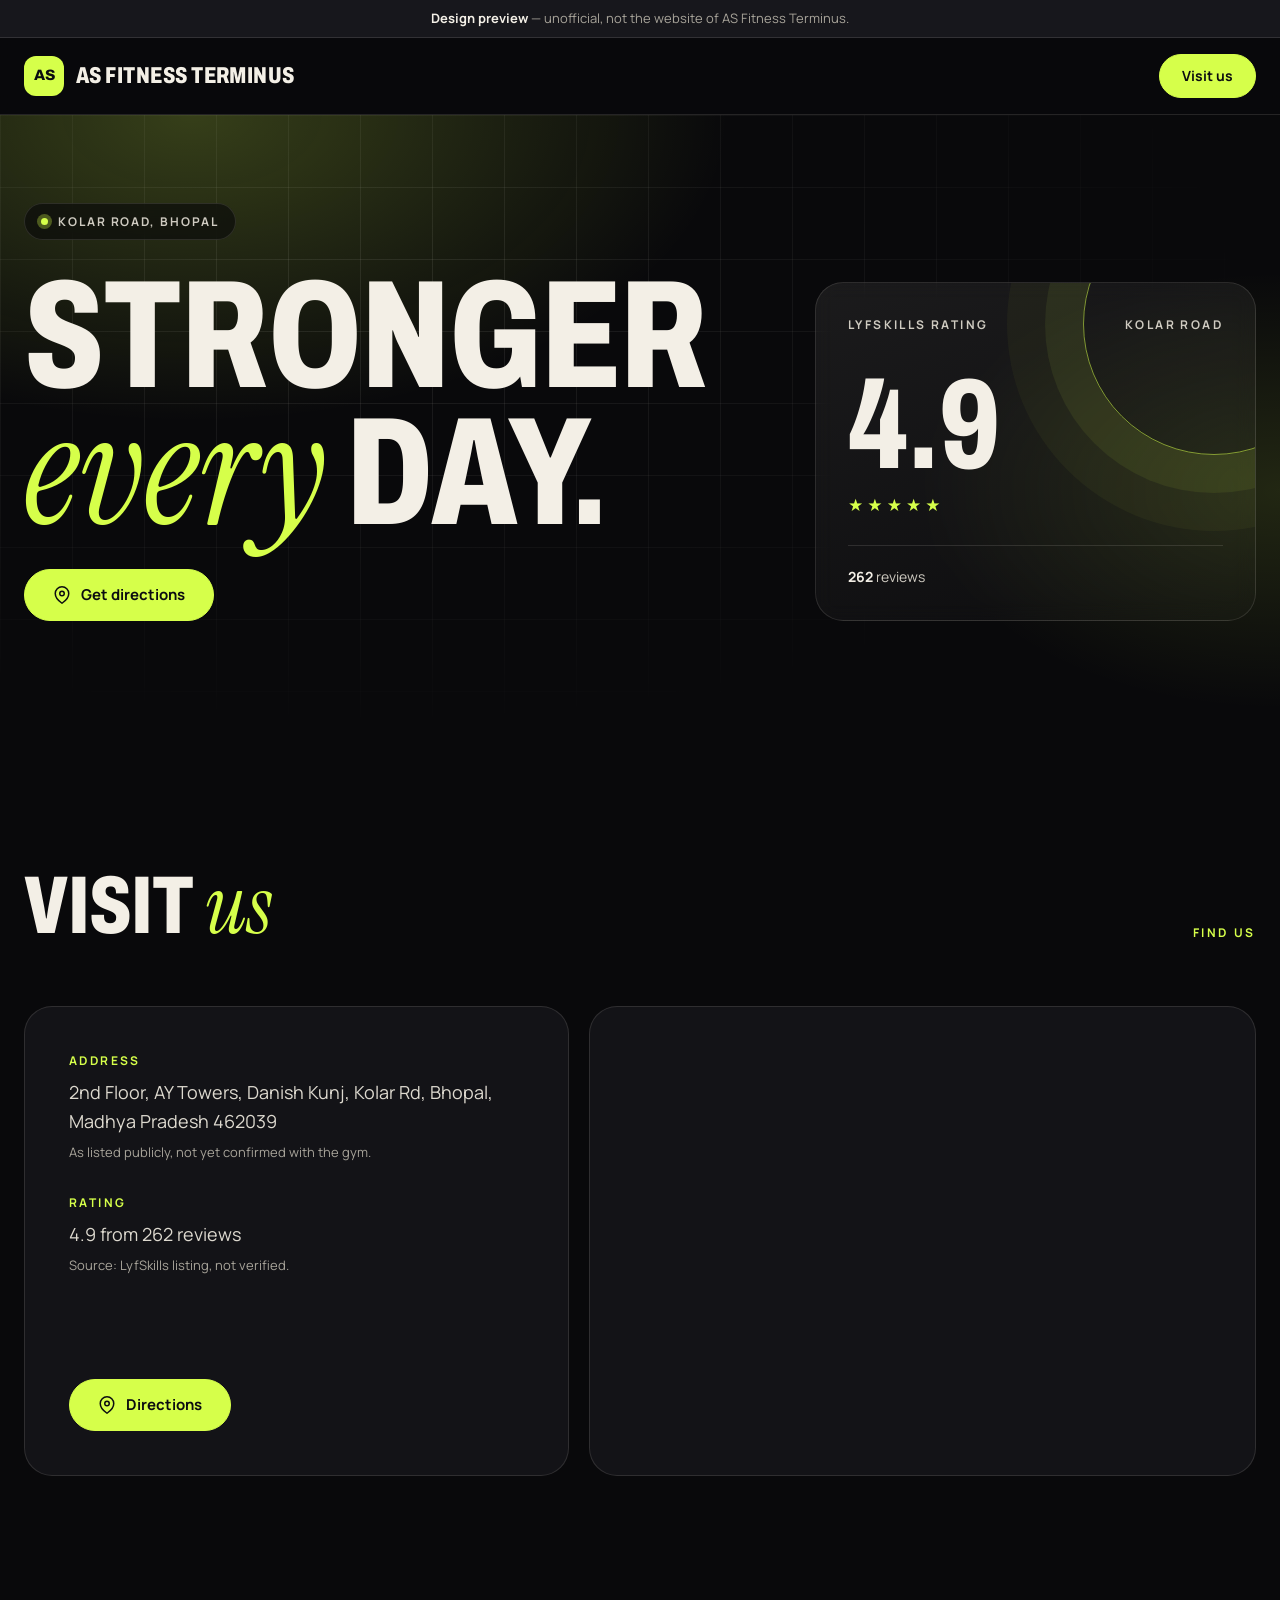
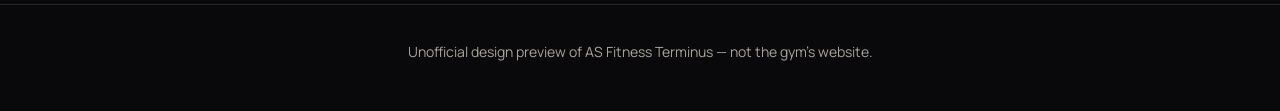
<file: sites/as-fitness-terminus/index.html>
<!DOCTYPE html>
<html lang="en">
<head>
  <meta charset="UTF-8">
  <meta name="viewport" content="width=device-width, initial-scale=1.0">
  <title>AS Fitness Terminus | Design preview (unofficial)</title>
  <meta name="description" content="Unofficial design preview for AS Fitness Terminus, Kolar Road, Bhopal.">
  <meta name="robots" content="noindex, nofollow">
  <meta name="theme-color" content="#09090b">
  <meta property="og:type" content="website">
  <meta property="og:title" content="AS Fitness Terminus | Design preview (unofficial)">
  <meta property="og:description" content="Unofficial design preview for AS Fitness Terminus, Kolar Road, Bhopal.">
  <link rel="icon" href="data:image/svg+xml,%3Csvg%20xmlns%3D%22http%3A%2F%2Fwww.w3.org%2F2000%2Fsvg%22%20viewBox%3D%220%200%2064%2064%22%3E%3Crect%20width%3D%2264%22%20height%3D%2264%22%20rx%3D%2216%22%20fill%3D%22%23d6ff4a%22%2F%3E%3Ctext%20x%3D%2232%22%20y%3D%2242%22%20font-family%3D%22Arial%22%20font-weight%3D%22800%22%20font-size%3D%2226%22%20text-anchor%3D%22middle%22%20fill%3D%22%230b0c10%22%3EAS%3C%2Ftext%3E%3C%2Fsvg%3E">
  <link rel="preconnect" href="https://fonts.googleapis.com">
  <link rel="preconnect" href="https://fonts.gstatic.com" crossorigin>
  <link href="https://fonts.googleapis.com/css2?family=Archivo:wdth,wght@62..125,500..900&family=Instrument+Serif:ital@0;1&family=Manrope:wght@400;500;600;700&display=swap" rel="stylesheet">
  <link rel="stylesheet" href="assets/css/style.css">
  <style>:root{--accent:#d6ff4a;--accent-rgb:214,255,74;--on-accent:#0b0c10}</style>
  <script>document.documentElement.classList.add("js");setTimeout(function(){if(!window.__gymOk)document.documentElement.classList.add("reveal-all")},2500)</script>
</head>
<body>
  <a class="skip" href="#main">Skip to content</a>
  <div class="top">
  <div class="preview-bar" role="region" aria-label="Design preview notice"><strong>Design preview</strong><span class="pb-long"> &mdash; unofficial, not the website of AS Fitness Terminus.</span><span class="pb-short"> &middot; unofficial</span></div>
  <header class="site-header">
    <div class="wrap nav nomenu">
      <a class="brand" href="#" aria-label="AS Fitness Terminus home"><span class="brand-mark">AS</span><span class="brand-name">AS Fitness Terminus</span></a>
      
      <a class="btn sm nav-cta" href="#visit">Visit us</a>
    </div>
  </header>
  </div>

  <main id="main">
    <section class="hero">
      
      <div class="wrap hero-grid">
        <div>
          <span class="pill"><i></i>Kolar Road, Bhopal</span>
          <h1 class="disp h1"><span class="sr">AS Fitness Terminus: </span>Stronger<br><em class="serif">every</em> day.</h1>
          
          <div class="cta">
            <a class="btn" target="_blank" rel="noopener" href="https://www.google.com/maps/search/?api=1&query=AS+Fitness+Terminus+Kolar+Road+Bhopal"><svg viewBox="0 0 24 24" fill="none" stroke="currentColor" stroke-width="2" stroke-linecap="round" stroke-linejoin="round" aria-hidden="true"><path d="M21 10c0 7-9 13-9 13s-9-6-9-13a9 9 0 0 1 18 0z"/><circle cx="12" cy="10" r="3"/></svg>Get directions</a>
            
          </div>
        </div>
        <aside class="pass reveal" aria-label="Rating"><div class="tag"><span>LyfSkills rating</span><span>Kolar Road</span></div><div class="score">4.9</div><div class="stars" style="--p:98%" role="img" aria-label="Rated 4.9 out of 5">&#9733;&#9733;&#9733;&#9733;&#9733;</div><div class="meta"><span><b>262</b> reviews</span></div></aside>
      </div>
    </section>

    <section id="visit" class="section">
      <div class="wrap">
        <div class="sec-head reveal"><h2 class="disp h2">Visit <em class="serif">us</em></h2><span class="eyebrow">Find us</span></div>
        <div class="visit">
          <div class="info reveal">
            <dl>
              <div><dt>Address</dt><dd>2nd Floor, AY Towers, Danish Kunj, Kolar Rd, Bhopal, Madhya Pradesh 462039<span class="note">As listed publicly, not yet confirmed with the gym.</span></dd></div>
              <div><dt>Rating</dt><dd>4.9 from 262 reviews<span class="note">Source: LyfSkills listing, not verified.</span></dd></div>
            </dl>
            <div class="cta"><a class="btn" target="_blank" rel="noopener" href="https://www.google.com/maps/search/?api=1&query=AS+Fitness+Terminus+Kolar+Road+Bhopal"><svg viewBox="0 0 24 24" fill="none" stroke="currentColor" stroke-width="2" stroke-linecap="round" stroke-linejoin="round" aria-hidden="true"><path d="M21 10c0 7-9 13-9 13s-9-6-9-13a9 9 0 0 1 18 0z"/><circle cx="12" cy="10" r="3"/></svg>Directions</a></div>
          </div>
          <div class="map reveal"><iframe title="Map to AS Fitness Terminus" src="https://www.google.com/maps?q=AS+Fitness+Terminus+Kolar+Road+Bhopal&output=embed" loading="lazy" referrerpolicy="no-referrer-when-downgrade" allowfullscreen></iframe></div>
        </div>
      </div>
    </section>
  </main>

  <footer>
    <div class="wrap">
      <p>Unofficial design preview of AS Fitness Terminus &mdash; not the gym&rsquo;s website.</p>
    </div>
  </footer>
  <nav class="mobile-bar" aria-label="Quick contact"><a class="btn" target="_blank" rel="noopener" href="https://www.google.com/maps/search/?api=1&query=AS+Fitness+Terminus+Kolar+Road+Bhopal"><svg viewBox="0 0 24 24" fill="none" stroke="currentColor" stroke-width="2" stroke-linecap="round" stroke-linejoin="round" aria-hidden="true"><path d="M21 10c0 7-9 13-9 13s-9-6-9-13a9 9 0 0 1 18 0z"/><circle cx="12" cy="10" r="3"/></svg>Get directions</a></nav>
  <script src="assets/js/main.js"></script>
</body>
</html>
</file>
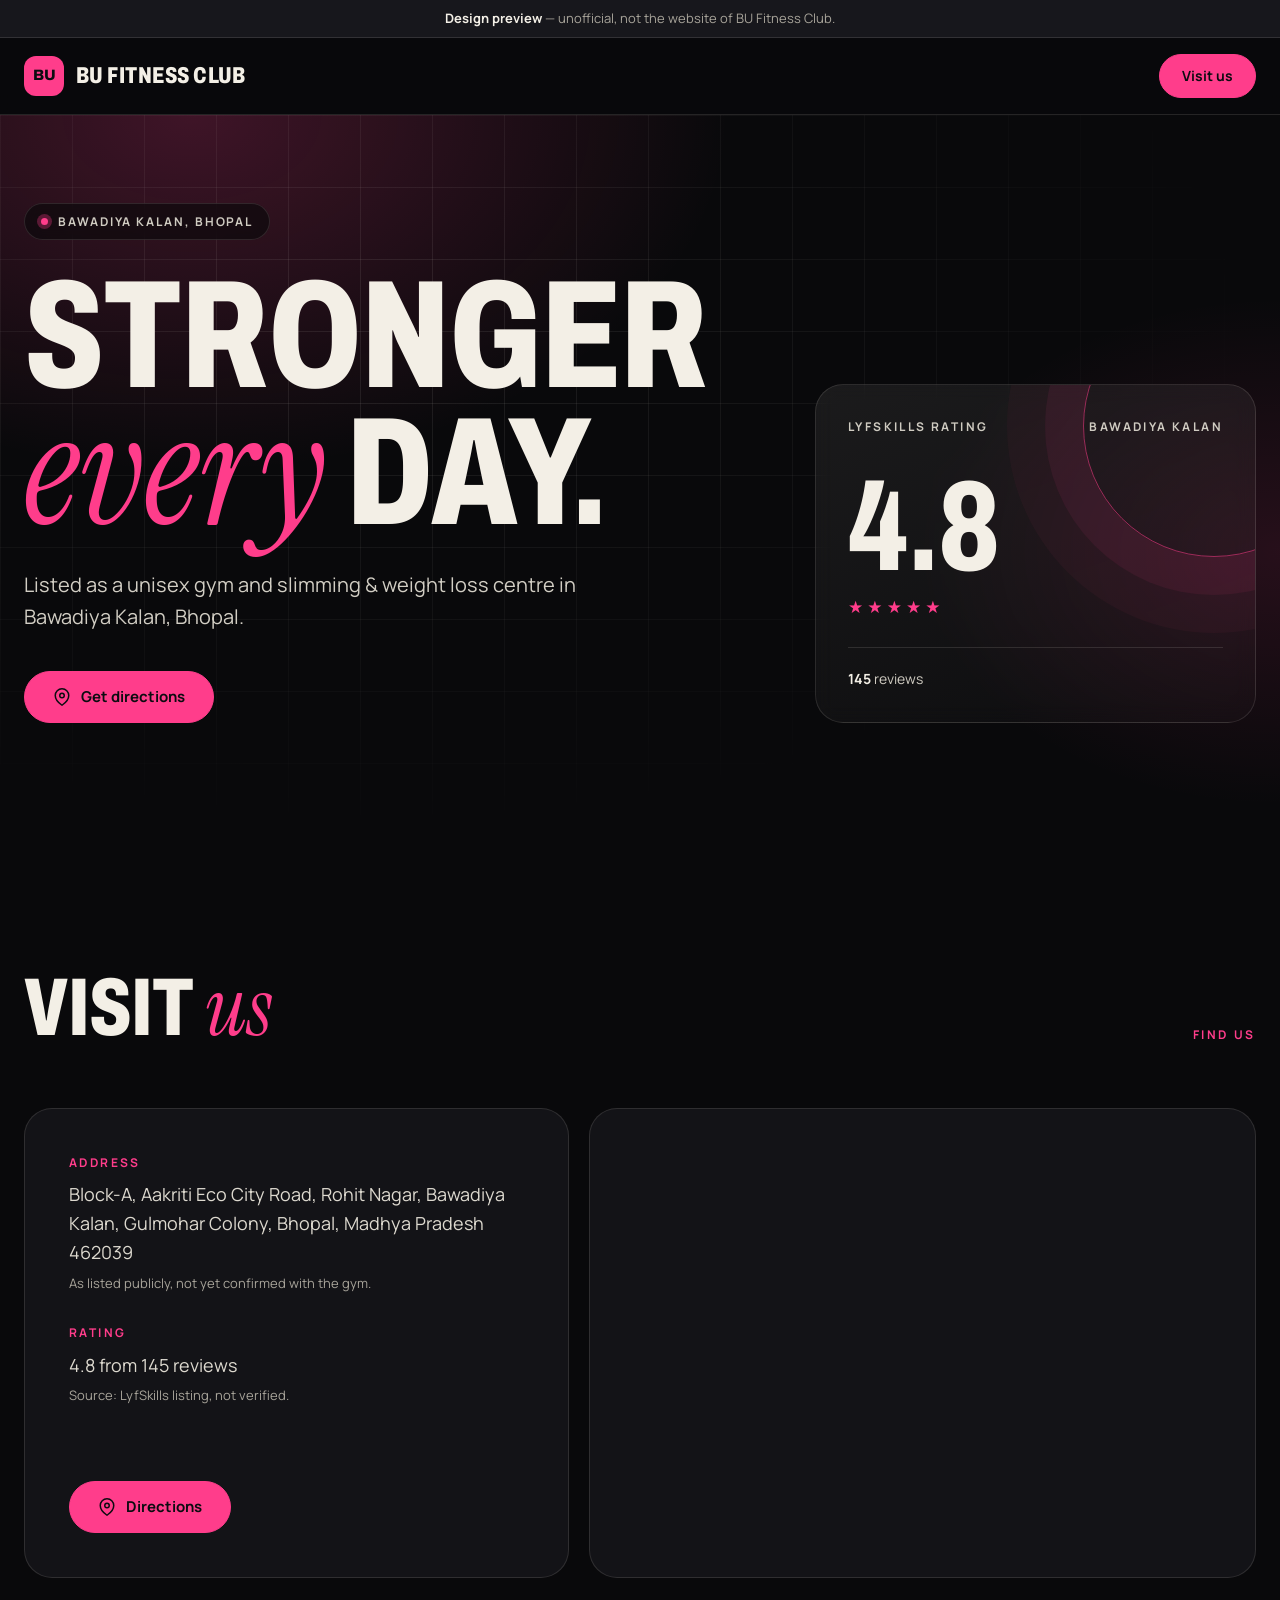
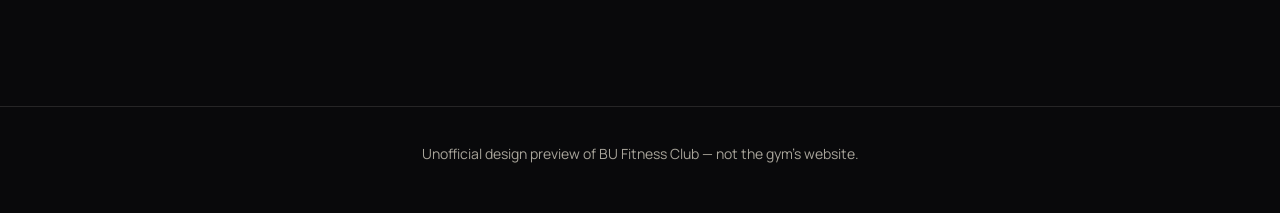
<file: sites/bu-fitness-club/index.html>
<!DOCTYPE html>
<html lang="en">
<head>
  <meta charset="UTF-8">
  <meta name="viewport" content="width=device-width, initial-scale=1.0">
  <title>BU Fitness Club | Design preview (unofficial)</title>
  <meta name="description" content="Unofficial design preview for BU Fitness Club, Bawadiya Kalan, Bhopal.">
  <meta name="robots" content="noindex, nofollow">
  <meta name="theme-color" content="#09090b">
  <meta property="og:type" content="website">
  <meta property="og:title" content="BU Fitness Club | Design preview (unofficial)">
  <meta property="og:description" content="Unofficial design preview for BU Fitness Club, Bawadiya Kalan, Bhopal.">
  <link rel="icon" href="data:image/svg+xml,%3Csvg%20xmlns%3D%22http%3A%2F%2Fwww.w3.org%2F2000%2Fsvg%22%20viewBox%3D%220%200%2064%2064%22%3E%3Crect%20width%3D%2264%22%20height%3D%2264%22%20rx%3D%2216%22%20fill%3D%22%23ff3d8b%22%2F%3E%3Ctext%20x%3D%2232%22%20y%3D%2242%22%20font-family%3D%22Arial%22%20font-weight%3D%22800%22%20font-size%3D%2226%22%20text-anchor%3D%22middle%22%20fill%3D%22%230b0c10%22%3EBU%3C%2Ftext%3E%3C%2Fsvg%3E">
  <link rel="preconnect" href="https://fonts.googleapis.com">
  <link rel="preconnect" href="https://fonts.gstatic.com" crossorigin>
  <link href="https://fonts.googleapis.com/css2?family=Archivo:wdth,wght@62..125,500..900&family=Instrument+Serif:ital@0;1&family=Manrope:wght@400;500;600;700&display=swap" rel="stylesheet">
  <link rel="stylesheet" href="assets/css/style.css">
  <style>:root{--accent:#ff3d8b;--accent-rgb:255,61,139;--on-accent:#0b0c10}</style>
  <script>document.documentElement.classList.add("js");setTimeout(function(){if(!window.__gymOk)document.documentElement.classList.add("reveal-all")},2500)</script>
</head>
<body>
  <a class="skip" href="#main">Skip to content</a>
  <div class="top">
  <div class="preview-bar" role="region" aria-label="Design preview notice"><strong>Design preview</strong><span class="pb-long"> &mdash; unofficial, not the website of BU Fitness Club.</span><span class="pb-short"> &middot; unofficial</span></div>
  <header class="site-header">
    <div class="wrap nav nomenu">
      <a class="brand" href="#" aria-label="BU Fitness Club home"><span class="brand-mark">BU</span><span class="brand-name">BU Fitness Club</span></a>
      
      <a class="btn sm nav-cta" href="#visit">Visit us</a>
    </div>
  </header>
  </div>

  <main id="main">
    <section class="hero">
      
      <div class="wrap hero-grid">
        <div>
          <span class="pill"><i></i>Bawadiya Kalan, Bhopal</span>
          <h1 class="disp h1"><span class="sr">BU Fitness Club: </span>Stronger<br><em class="serif">every</em> day.</h1>
          <p class="lead">Listed as a unisex gym and slimming &amp; weight loss centre in Bawadiya Kalan, Bhopal.</p>
          <div class="cta">
            <a class="btn" target="_blank" rel="noopener" href="https://www.google.com/maps/search/?api=1&query=BU+Fitness+Club+Bawadiya+Kalan+Bhopal"><svg viewBox="0 0 24 24" fill="none" stroke="currentColor" stroke-width="2" stroke-linecap="round" stroke-linejoin="round" aria-hidden="true"><path d="M21 10c0 7-9 13-9 13s-9-6-9-13a9 9 0 0 1 18 0z"/><circle cx="12" cy="10" r="3"/></svg>Get directions</a>
            
          </div>
        </div>
        <aside class="pass reveal" aria-label="Rating"><div class="tag"><span>LyfSkills rating</span><span>Bawadiya Kalan</span></div><div class="score">4.8</div><div class="stars" style="--p:96%" role="img" aria-label="Rated 4.8 out of 5">&#9733;&#9733;&#9733;&#9733;&#9733;</div><div class="meta"><span><b>145</b> reviews</span></div></aside>
      </div>
    </section>

    <section id="visit" class="section">
      <div class="wrap">
        <div class="sec-head reveal"><h2 class="disp h2">Visit <em class="serif">us</em></h2><span class="eyebrow">Find us</span></div>
        <div class="visit">
          <div class="info reveal">
            <dl>
              <div><dt>Address</dt><dd>Block-A, Aakriti Eco City Road, Rohit Nagar, Bawadiya Kalan, Gulmohar Colony, Bhopal, Madhya Pradesh 462039<span class="note">As listed publicly, not yet confirmed with the gym.</span></dd></div>
              <div><dt>Rating</dt><dd>4.8 from 145 reviews<span class="note">Source: LyfSkills listing, not verified.</span></dd></div>
            </dl>
            <div class="cta"><a class="btn" target="_blank" rel="noopener" href="https://www.google.com/maps/search/?api=1&query=BU+Fitness+Club+Bawadiya+Kalan+Bhopal"><svg viewBox="0 0 24 24" fill="none" stroke="currentColor" stroke-width="2" stroke-linecap="round" stroke-linejoin="round" aria-hidden="true"><path d="M21 10c0 7-9 13-9 13s-9-6-9-13a9 9 0 0 1 18 0z"/><circle cx="12" cy="10" r="3"/></svg>Directions</a></div>
          </div>
          <div class="map reveal"><iframe title="Map to BU Fitness Club" src="https://www.google.com/maps?q=BU+Fitness+Club+Bawadiya+Kalan+Bhopal&output=embed" loading="lazy" referrerpolicy="no-referrer-when-downgrade" allowfullscreen></iframe></div>
        </div>
      </div>
    </section>
  </main>

  <footer>
    <div class="wrap">
      <p>Unofficial design preview of BU Fitness Club &mdash; not the gym&rsquo;s website.</p>
    </div>
  </footer>
  <nav class="mobile-bar" aria-label="Quick contact"><a class="btn" target="_blank" rel="noopener" href="https://www.google.com/maps/search/?api=1&query=BU+Fitness+Club+Bawadiya+Kalan+Bhopal"><svg viewBox="0 0 24 24" fill="none" stroke="currentColor" stroke-width="2" stroke-linecap="round" stroke-linejoin="round" aria-hidden="true"><path d="M21 10c0 7-9 13-9 13s-9-6-9-13a9 9 0 0 1 18 0z"/><circle cx="12" cy="10" r="3"/></svg>Get directions</a></nav>
  <script src="assets/js/main.js"></script>
</body>
</html>
</file>
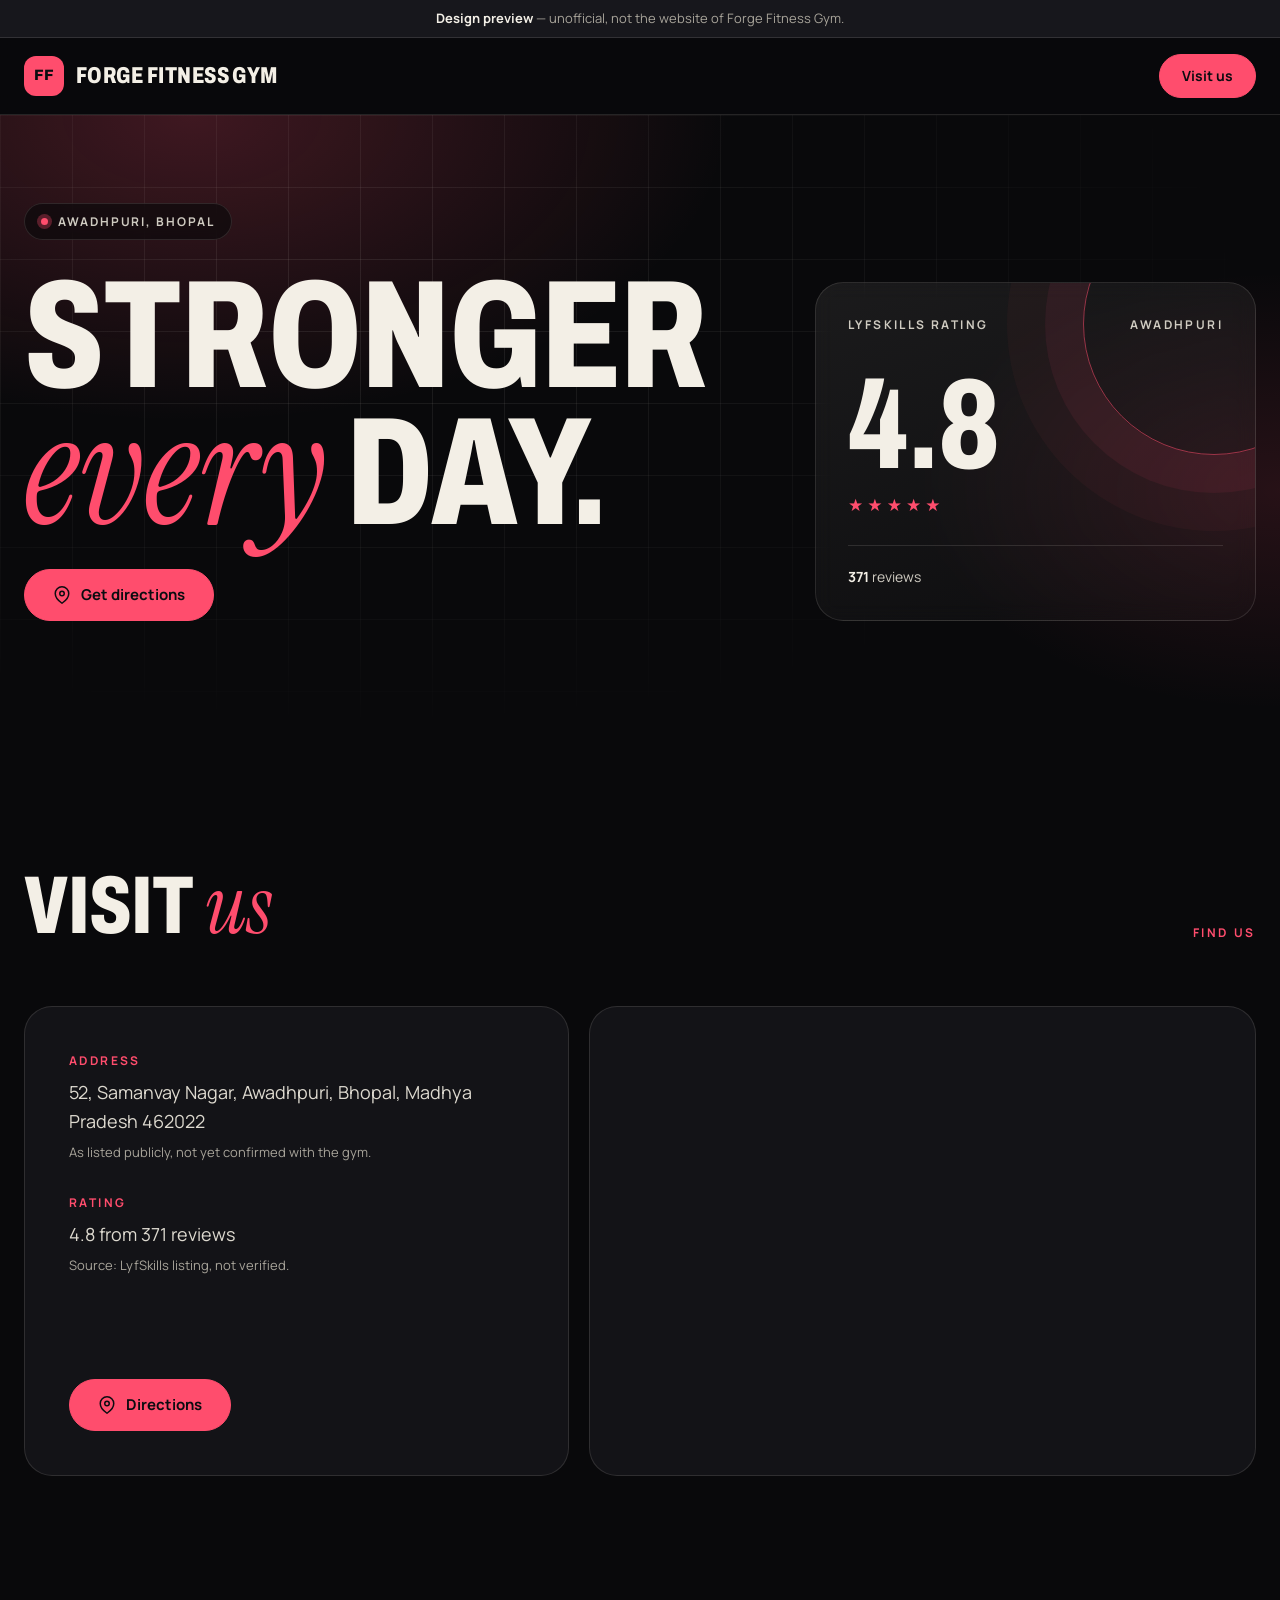
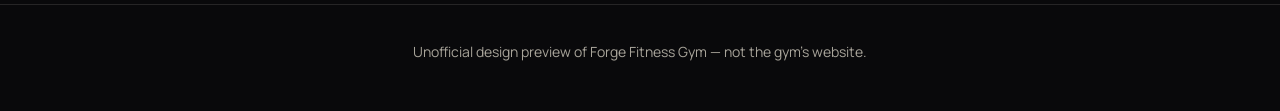
<file: sites/forge-fitness-gym/index.html>
<!DOCTYPE html>
<html lang="en">
<head>
  <meta charset="UTF-8">
  <meta name="viewport" content="width=device-width, initial-scale=1.0">
  <title>Forge Fitness Gym | Design preview (unofficial)</title>
  <meta name="description" content="Unofficial design preview for Forge Fitness Gym, Awadhpuri, Bhopal.">
  <meta name="robots" content="noindex, nofollow">
  <meta name="theme-color" content="#09090b">
  <meta property="og:type" content="website">
  <meta property="og:title" content="Forge Fitness Gym | Design preview (unofficial)">
  <meta property="og:description" content="Unofficial design preview for Forge Fitness Gym, Awadhpuri, Bhopal.">
  <link rel="icon" href="data:image/svg+xml,%3Csvg%20xmlns%3D%22http%3A%2F%2Fwww.w3.org%2F2000%2Fsvg%22%20viewBox%3D%220%200%2064%2064%22%3E%3Crect%20width%3D%2264%22%20height%3D%2264%22%20rx%3D%2216%22%20fill%3D%22%23ff4d6d%22%2F%3E%3Ctext%20x%3D%2232%22%20y%3D%2242%22%20font-family%3D%22Arial%22%20font-weight%3D%22800%22%20font-size%3D%2226%22%20text-anchor%3D%22middle%22%20fill%3D%22%230b0c10%22%3EFF%3C%2Ftext%3E%3C%2Fsvg%3E">
  <link rel="preconnect" href="https://fonts.googleapis.com">
  <link rel="preconnect" href="https://fonts.gstatic.com" crossorigin>
  <link href="https://fonts.googleapis.com/css2?family=Archivo:wdth,wght@62..125,500..900&family=Instrument+Serif:ital@0;1&family=Manrope:wght@400;500;600;700&display=swap" rel="stylesheet">
  <link rel="stylesheet" href="assets/css/style.css">
  <style>:root{--accent:#ff4d6d;--accent-rgb:255,77,109;--on-accent:#0b0c10}</style>
  <script>document.documentElement.classList.add("js");setTimeout(function(){if(!window.__gymOk)document.documentElement.classList.add("reveal-all")},2500)</script>
</head>
<body>
  <a class="skip" href="#main">Skip to content</a>
  <div class="top">
  <div class="preview-bar" role="region" aria-label="Design preview notice"><strong>Design preview</strong><span class="pb-long"> &mdash; unofficial, not the website of Forge Fitness Gym.</span><span class="pb-short"> &middot; unofficial</span></div>
  <header class="site-header">
    <div class="wrap nav nomenu">
      <a class="brand" href="#" aria-label="Forge Fitness Gym home"><span class="brand-mark">FF</span><span class="brand-name">Forge Fitness Gym</span></a>
      
      <a class="btn sm nav-cta" href="#visit">Visit us</a>
    </div>
  </header>
  </div>

  <main id="main">
    <section class="hero">
      
      <div class="wrap hero-grid">
        <div>
          <span class="pill"><i></i>Awadhpuri, Bhopal</span>
          <h1 class="disp h1"><span class="sr">Forge Fitness Gym: </span>Stronger<br><em class="serif">every</em> day.</h1>
          
          <div class="cta">
            <a class="btn" target="_blank" rel="noopener" href="https://www.google.com/maps/search/?api=1&query=Forge+Fitness+Gym+Awadhpuri+Bhopal"><svg viewBox="0 0 24 24" fill="none" stroke="currentColor" stroke-width="2" stroke-linecap="round" stroke-linejoin="round" aria-hidden="true"><path d="M21 10c0 7-9 13-9 13s-9-6-9-13a9 9 0 0 1 18 0z"/><circle cx="12" cy="10" r="3"/></svg>Get directions</a>
            
          </div>
        </div>
        <aside class="pass reveal" aria-label="Rating"><div class="tag"><span>LyfSkills rating</span><span>Awadhpuri</span></div><div class="score">4.8</div><div class="stars" style="--p:96%" role="img" aria-label="Rated 4.8 out of 5">&#9733;&#9733;&#9733;&#9733;&#9733;</div><div class="meta"><span><b>371</b> reviews</span></div></aside>
      </div>
    </section>

    <section id="visit" class="section">
      <div class="wrap">
        <div class="sec-head reveal"><h2 class="disp h2">Visit <em class="serif">us</em></h2><span class="eyebrow">Find us</span></div>
        <div class="visit">
          <div class="info reveal">
            <dl>
              <div><dt>Address</dt><dd>52, Samanvay Nagar, Awadhpuri, Bhopal, Madhya Pradesh 462022<span class="note">As listed publicly, not yet confirmed with the gym.</span></dd></div>
              <div><dt>Rating</dt><dd>4.8 from 371 reviews<span class="note">Source: LyfSkills listing, not verified.</span></dd></div>
            </dl>
            <div class="cta"><a class="btn" target="_blank" rel="noopener" href="https://www.google.com/maps/search/?api=1&query=Forge+Fitness+Gym+Awadhpuri+Bhopal"><svg viewBox="0 0 24 24" fill="none" stroke="currentColor" stroke-width="2" stroke-linecap="round" stroke-linejoin="round" aria-hidden="true"><path d="M21 10c0 7-9 13-9 13s-9-6-9-13a9 9 0 0 1 18 0z"/><circle cx="12" cy="10" r="3"/></svg>Directions</a></div>
          </div>
          <div class="map reveal"><iframe title="Map to Forge Fitness Gym" src="https://www.google.com/maps?q=Forge+Fitness+Gym+Awadhpuri+Bhopal&output=embed" loading="lazy" referrerpolicy="no-referrer-when-downgrade" allowfullscreen></iframe></div>
        </div>
      </div>
    </section>
  </main>

  <footer>
    <div class="wrap">
      <p>Unofficial design preview of Forge Fitness Gym &mdash; not the gym&rsquo;s website.</p>
    </div>
  </footer>
  <nav class="mobile-bar" aria-label="Quick contact"><a class="btn" target="_blank" rel="noopener" href="https://www.google.com/maps/search/?api=1&query=Forge+Fitness+Gym+Awadhpuri+Bhopal"><svg viewBox="0 0 24 24" fill="none" stroke="currentColor" stroke-width="2" stroke-linecap="round" stroke-linejoin="round" aria-hidden="true"><path d="M21 10c0 7-9 13-9 13s-9-6-9-13a9 9 0 0 1 18 0z"/><circle cx="12" cy="10" r="3"/></svg>Get directions</a></nav>
  <script src="assets/js/main.js"></script>
</body>
</html>
</file>
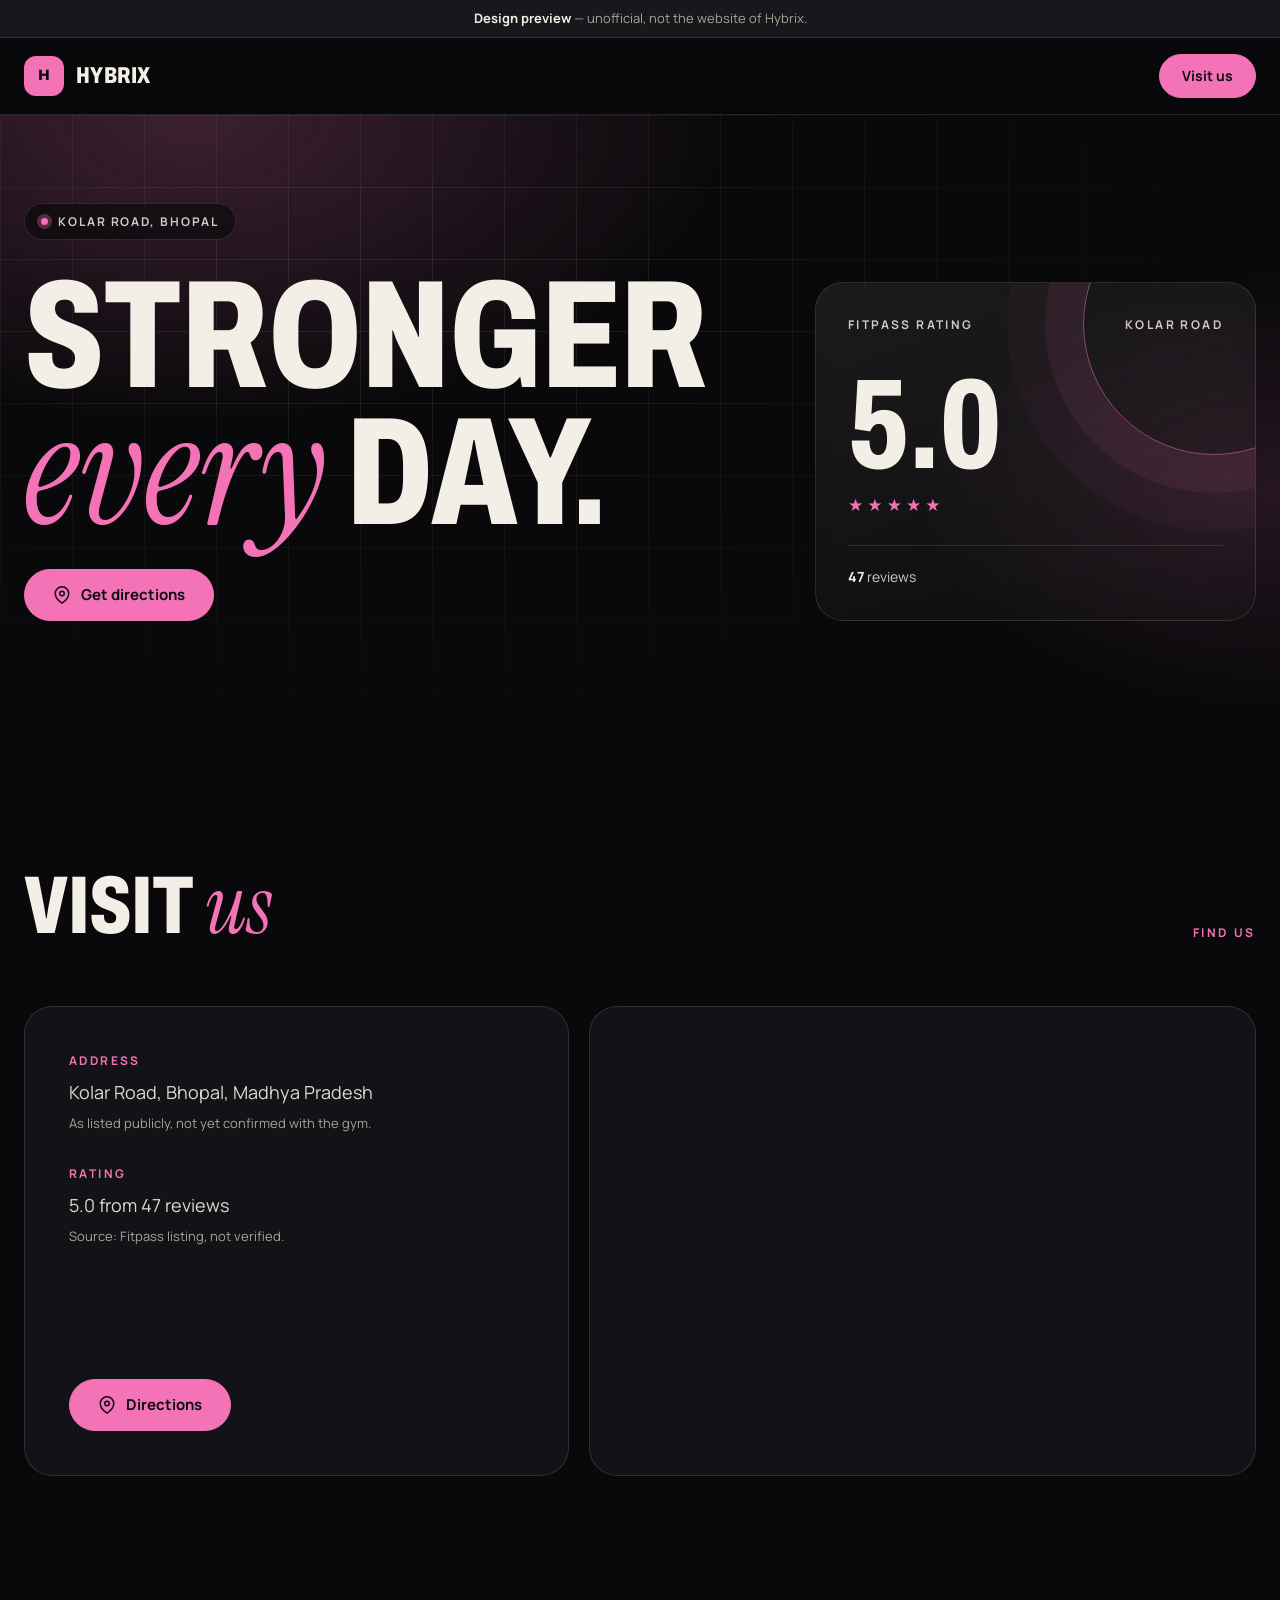
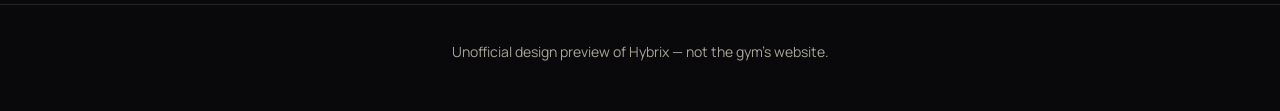
<file: sites/hybrix-gym/index.html>
<!DOCTYPE html>
<html lang="en">
<head>
  <meta charset="UTF-8">
  <meta name="viewport" content="width=device-width, initial-scale=1.0">
  <title>Hybrix | Design preview (unofficial)</title>
  <meta name="description" content="Unofficial design preview for Hybrix, Kolar Road, Bhopal.">
  <meta name="robots" content="noindex, nofollow">
  <meta name="theme-color" content="#09090b">
  <meta property="og:type" content="website">
  <meta property="og:title" content="Hybrix | Design preview (unofficial)">
  <meta property="og:description" content="Unofficial design preview for Hybrix, Kolar Road, Bhopal.">
  <link rel="icon" href="data:image/svg+xml,%3Csvg%20xmlns%3D%22http%3A%2F%2Fwww.w3.org%2F2000%2Fsvg%22%20viewBox%3D%220%200%2064%2064%22%3E%3Crect%20width%3D%2264%22%20height%3D%2264%22%20rx%3D%2216%22%20fill%3D%22%23f472b6%22%2F%3E%3Ctext%20x%3D%2232%22%20y%3D%2242%22%20font-family%3D%22Arial%22%20font-weight%3D%22800%22%20font-size%3D%2226%22%20text-anchor%3D%22middle%22%20fill%3D%22%230b0c10%22%3EH%3C%2Ftext%3E%3C%2Fsvg%3E">
  <link rel="preconnect" href="https://fonts.googleapis.com">
  <link rel="preconnect" href="https://fonts.gstatic.com" crossorigin>
  <link href="https://fonts.googleapis.com/css2?family=Archivo:wdth,wght@62..125,500..900&family=Instrument+Serif:ital@0;1&family=Manrope:wght@400;500;600;700&display=swap" rel="stylesheet">
  <link rel="stylesheet" href="assets/css/style.css">
  <style>:root{--accent:#f472b6;--accent-rgb:244,114,182;--on-accent:#0b0c10}</style>
  <script>document.documentElement.classList.add("js");setTimeout(function(){if(!window.__gymOk)document.documentElement.classList.add("reveal-all")},2500)</script>
</head>
<body>
  <a class="skip" href="#main">Skip to content</a>
  <div class="top">
  <div class="preview-bar" role="region" aria-label="Design preview notice"><strong>Design preview</strong><span class="pb-long"> &mdash; unofficial, not the website of Hybrix.</span><span class="pb-short"> &middot; unofficial</span></div>
  <header class="site-header">
    <div class="wrap nav nomenu">
      <a class="brand" href="#" aria-label="Hybrix home"><span class="brand-mark">H</span><span class="brand-name">Hybrix</span></a>
      
      <a class="btn sm nav-cta" href="#visit">Visit us</a>
    </div>
  </header>
  </div>

  <main id="main">
    <section class="hero">
      
      <div class="wrap hero-grid">
        <div>
          <span class="pill"><i></i>Kolar Road, Bhopal</span>
          <h1 class="disp h1"><span class="sr">Hybrix: </span>Stronger<br><em class="serif">every</em> day.</h1>
          
          <div class="cta">
            <a class="btn" target="_blank" rel="noopener" href="https://www.google.com/maps/search/?api=1&query=Hybrix+Kolar+Road+Bhopal"><svg viewBox="0 0 24 24" fill="none" stroke="currentColor" stroke-width="2" stroke-linecap="round" stroke-linejoin="round" aria-hidden="true"><path d="M21 10c0 7-9 13-9 13s-9-6-9-13a9 9 0 0 1 18 0z"/><circle cx="12" cy="10" r="3"/></svg>Get directions</a>
            
          </div>
        </div>
        <aside class="pass reveal" aria-label="Rating"><div class="tag"><span>Fitpass rating</span><span>Kolar Road</span></div><div class="score">5.0</div><div class="stars" style="--p:100%" role="img" aria-label="Rated 5.0 out of 5">&#9733;&#9733;&#9733;&#9733;&#9733;</div><div class="meta"><span><b>47</b> reviews</span></div></aside>
      </div>
    </section>

    <section id="visit" class="section">
      <div class="wrap">
        <div class="sec-head reveal"><h2 class="disp h2">Visit <em class="serif">us</em></h2><span class="eyebrow">Find us</span></div>
        <div class="visit">
          <div class="info reveal">
            <dl>
              <div><dt>Address</dt><dd>Kolar Road, Bhopal, Madhya Pradesh<span class="note">As listed publicly, not yet confirmed with the gym.</span></dd></div>
              <div><dt>Rating</dt><dd>5.0 from 47 reviews<span class="note">Source: Fitpass listing, not verified.</span></dd></div>
            </dl>
            <div class="cta"><a class="btn" target="_blank" rel="noopener" href="https://www.google.com/maps/search/?api=1&query=Hybrix+Kolar+Road+Bhopal"><svg viewBox="0 0 24 24" fill="none" stroke="currentColor" stroke-width="2" stroke-linecap="round" stroke-linejoin="round" aria-hidden="true"><path d="M21 10c0 7-9 13-9 13s-9-6-9-13a9 9 0 0 1 18 0z"/><circle cx="12" cy="10" r="3"/></svg>Directions</a></div>
          </div>
          <div class="map reveal"><iframe title="Map to Hybrix" src="https://www.google.com/maps?q=Hybrix+Kolar+Road+Bhopal&output=embed" loading="lazy" referrerpolicy="no-referrer-when-downgrade" allowfullscreen></iframe></div>
        </div>
      </div>
    </section>
  </main>

  <footer>
    <div class="wrap">
      <p>Unofficial design preview of Hybrix &mdash; not the gym&rsquo;s website.</p>
    </div>
  </footer>
  <nav class="mobile-bar" aria-label="Quick contact"><a class="btn" target="_blank" rel="noopener" href="https://www.google.com/maps/search/?api=1&query=Hybrix+Kolar+Road+Bhopal"><svg viewBox="0 0 24 24" fill="none" stroke="currentColor" stroke-width="2" stroke-linecap="round" stroke-linejoin="round" aria-hidden="true"><path d="M21 10c0 7-9 13-9 13s-9-6-9-13a9 9 0 0 1 18 0z"/><circle cx="12" cy="10" r="3"/></svg>Get directions</a></nav>
  <script src="assets/js/main.js"></script>
</body>
</html>
</file>
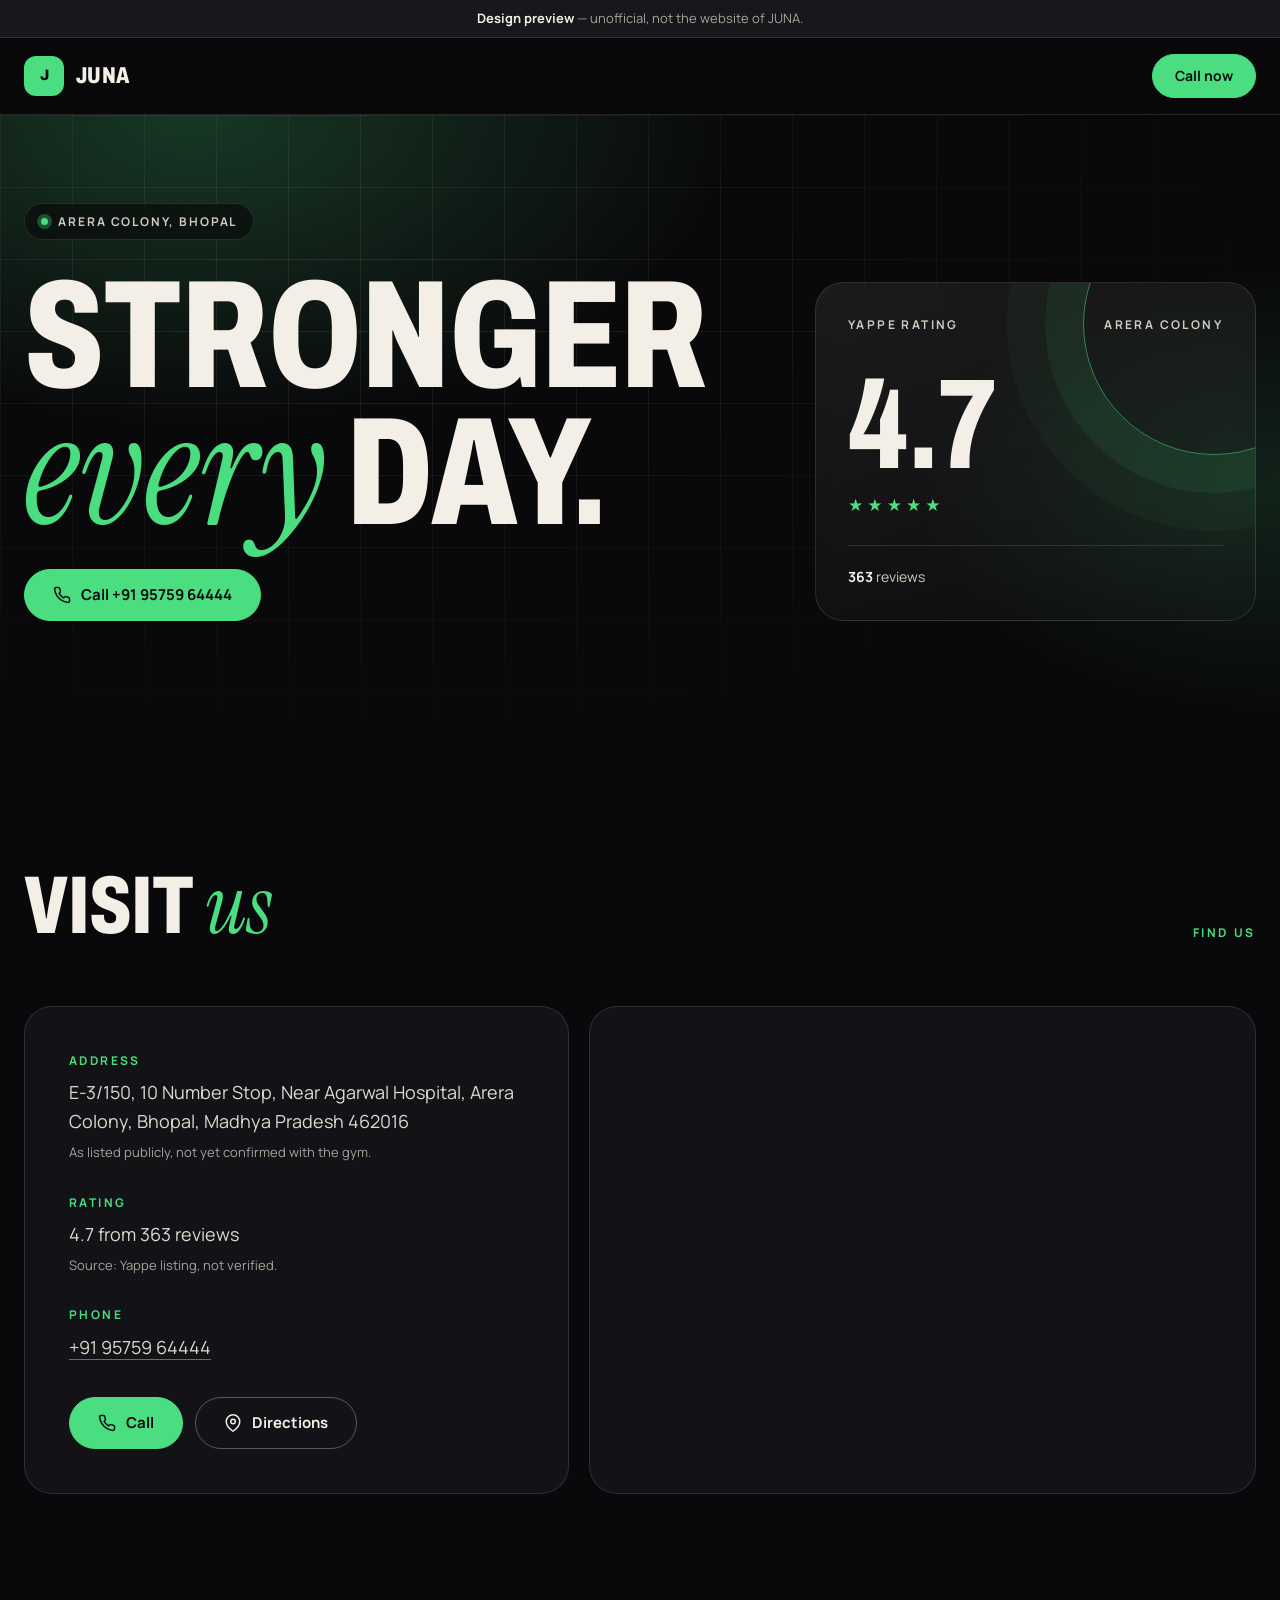
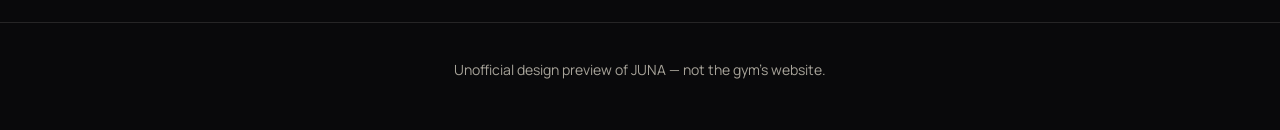
<file: sites/juna-gym/index.html>
<!DOCTYPE html>
<html lang="en">
<head>
  <meta charset="UTF-8">
  <meta name="viewport" content="width=device-width, initial-scale=1.0">
  <title>JUNA | Design preview (unofficial)</title>
  <meta name="description" content="Unofficial design preview for JUNA, Arera Colony, Bhopal.">
  <meta name="robots" content="noindex, nofollow">
  <meta name="theme-color" content="#09090b">
  <meta property="og:type" content="website">
  <meta property="og:title" content="JUNA | Design preview (unofficial)">
  <meta property="og:description" content="Unofficial design preview for JUNA, Arera Colony, Bhopal.">
  <link rel="icon" href="data:image/svg+xml,%3Csvg%20xmlns%3D%22http%3A%2F%2Fwww.w3.org%2F2000%2Fsvg%22%20viewBox%3D%220%200%2064%2064%22%3E%3Crect%20width%3D%2264%22%20height%3D%2264%22%20rx%3D%2216%22%20fill%3D%22%234ade80%22%2F%3E%3Ctext%20x%3D%2232%22%20y%3D%2242%22%20font-family%3D%22Arial%22%20font-weight%3D%22800%22%20font-size%3D%2226%22%20text-anchor%3D%22middle%22%20fill%3D%22%230b0c10%22%3EJ%3C%2Ftext%3E%3C%2Fsvg%3E">
  <link rel="preconnect" href="https://fonts.googleapis.com">
  <link rel="preconnect" href="https://fonts.gstatic.com" crossorigin>
  <link href="https://fonts.googleapis.com/css2?family=Archivo:wdth,wght@62..125,500..900&family=Instrument+Serif:ital@0;1&family=Manrope:wght@400;500;600;700&display=swap" rel="stylesheet">
  <link rel="stylesheet" href="assets/css/style.css">
  <style>:root{--accent:#4ade80;--accent-rgb:74,222,128;--on-accent:#0b0c10}</style>
  <script>document.documentElement.classList.add("js");setTimeout(function(){if(!window.__gymOk)document.documentElement.classList.add("reveal-all")},2500)</script>
</head>
<body>
  <a class="skip" href="#main">Skip to content</a>
  <div class="top">
  <div class="preview-bar" role="region" aria-label="Design preview notice"><strong>Design preview</strong><span class="pb-long"> &mdash; unofficial, not the website of JUNA.</span><span class="pb-short"> &middot; unofficial</span></div>
  <header class="site-header">
    <div class="wrap nav nomenu">
      <a class="brand" href="#" aria-label="JUNA home"><span class="brand-mark">J</span><span class="brand-name">JUNA</span></a>
      
      <a class="btn sm nav-cta" href="tel:+919575964444">Call now</a>
    </div>
  </header>
  </div>

  <main id="main">
    <section class="hero">
      
      <div class="wrap hero-grid">
        <div>
          <span class="pill"><i></i>Arera Colony, Bhopal</span>
          <h1 class="disp h1"><span class="sr">JUNA: </span>Stronger<br><em class="serif">every</em> day.</h1>
          
          <div class="cta">
            <a class="btn" href="tel:+919575964444"><svg viewBox="0 0 24 24" fill="none" stroke="currentColor" stroke-width="2" stroke-linecap="round" stroke-linejoin="round" aria-hidden="true"><path d="M22 16.9v3a2 2 0 0 1-2.2 2 19.8 19.8 0 0 1-8.6-3.1 19.5 19.5 0 0 1-6-6A19.8 19.8 0 0 1 2.1 4.2 2 2 0 0 1 4.1 2h3a2 2 0 0 1 2 1.7c.1 1 .4 1.9.7 2.8a2 2 0 0 1-.5 2.1L8.1 9.9a16 16 0 0 0 6 6l1.3-1.3a2 2 0 0 1 2.1-.4c.9.3 1.8.6 2.8.7a2 2 0 0 1 1.7 2z"/></svg>Call +91 95759 64444</a>
            
          </div>
        </div>
        <aside class="pass reveal" aria-label="Rating"><div class="tag"><span>Yappe rating</span><span>Arera Colony</span></div><div class="score">4.7</div><div class="stars" style="--p:94%" role="img" aria-label="Rated 4.7 out of 5">&#9733;&#9733;&#9733;&#9733;&#9733;</div><div class="meta"><span><b>363</b> reviews</span></div></aside>
      </div>
    </section>

    <section id="visit" class="section">
      <div class="wrap">
        <div class="sec-head reveal"><h2 class="disp h2">Visit <em class="serif">us</em></h2><span class="eyebrow">Find us</span></div>
        <div class="visit">
          <div class="info reveal">
            <dl>
              <div><dt>Address</dt><dd>E-3/150, 10 Number Stop, Near Agarwal Hospital, Arera Colony, Bhopal, Madhya Pradesh 462016<span class="note">As listed publicly, not yet confirmed with the gym.</span></dd></div>
              <div><dt>Rating</dt><dd>4.7 from 363 reviews<span class="note">Source: Yappe listing, not verified.</span></dd></div>
              <div><dt>Phone</dt><dd><a class="link" href="tel:+919575964444">+91 95759 64444</a></dd></div>
            </dl>
            <div class="cta"><a class="btn" href="tel:+919575964444"><svg viewBox="0 0 24 24" fill="none" stroke="currentColor" stroke-width="2" stroke-linecap="round" stroke-linejoin="round" aria-hidden="true"><path d="M22 16.9v3a2 2 0 0 1-2.2 2 19.8 19.8 0 0 1-8.6-3.1 19.5 19.5 0 0 1-6-6A19.8 19.8 0 0 1 2.1 4.2 2 2 0 0 1 4.1 2h3a2 2 0 0 1 2 1.7c.1 1 .4 1.9.7 2.8a2 2 0 0 1-.5 2.1L8.1 9.9a16 16 0 0 0 6 6l1.3-1.3a2 2 0 0 1 2.1-.4c.9.3 1.8.6 2.8.7a2 2 0 0 1 1.7 2z"/></svg>Call</a><a class="btn ghost" target="_blank" rel="noopener" href="https://www.google.com/maps/search/?api=1&query=JUNA+Arera+Colony+Bhopal"><svg viewBox="0 0 24 24" fill="none" stroke="currentColor" stroke-width="2" stroke-linecap="round" stroke-linejoin="round" aria-hidden="true"><path d="M21 10c0 7-9 13-9 13s-9-6-9-13a9 9 0 0 1 18 0z"/><circle cx="12" cy="10" r="3"/></svg>Directions</a></div>
          </div>
          <div class="map reveal"><iframe title="Map to JUNA" src="https://www.google.com/maps?q=JUNA+Arera+Colony+Bhopal&output=embed" loading="lazy" referrerpolicy="no-referrer-when-downgrade" allowfullscreen></iframe></div>
        </div>
      </div>
    </section>
  </main>

  <footer>
    <div class="wrap">
      <p>Unofficial design preview of JUNA &mdash; not the gym&rsquo;s website.</p>
    </div>
  </footer>
  <nav class="mobile-bar" aria-label="Quick contact"><a class="btn" href="tel:+919575964444"><svg viewBox="0 0 24 24" fill="none" stroke="currentColor" stroke-width="2" stroke-linecap="round" stroke-linejoin="round" aria-hidden="true"><path d="M22 16.9v3a2 2 0 0 1-2.2 2 19.8 19.8 0 0 1-8.6-3.1 19.5 19.5 0 0 1-6-6A19.8 19.8 0 0 1 2.1 4.2 2 2 0 0 1 4.1 2h3a2 2 0 0 1 2 1.7c.1 1 .4 1.9.7 2.8a2 2 0 0 1-.5 2.1L8.1 9.9a16 16 0 0 0 6 6l1.3-1.3a2 2 0 0 1 2.1-.4c.9.3 1.8.6 2.8.7a2 2 0 0 1 1.7 2z"/></svg>Call</a><a class="btn ghost" target="_blank" rel="noopener" href="https://www.google.com/maps/search/?api=1&query=JUNA+Arera+Colony+Bhopal"><svg viewBox="0 0 24 24" fill="none" stroke="currentColor" stroke-width="2" stroke-linecap="round" stroke-linejoin="round" aria-hidden="true"><path d="M21 10c0 7-9 13-9 13s-9-6-9-13a9 9 0 0 1 18 0z"/><circle cx="12" cy="10" r="3"/></svg>Directions</a></nav>
  <script src="assets/js/main.js"></script>
</body>
</html>
</file>
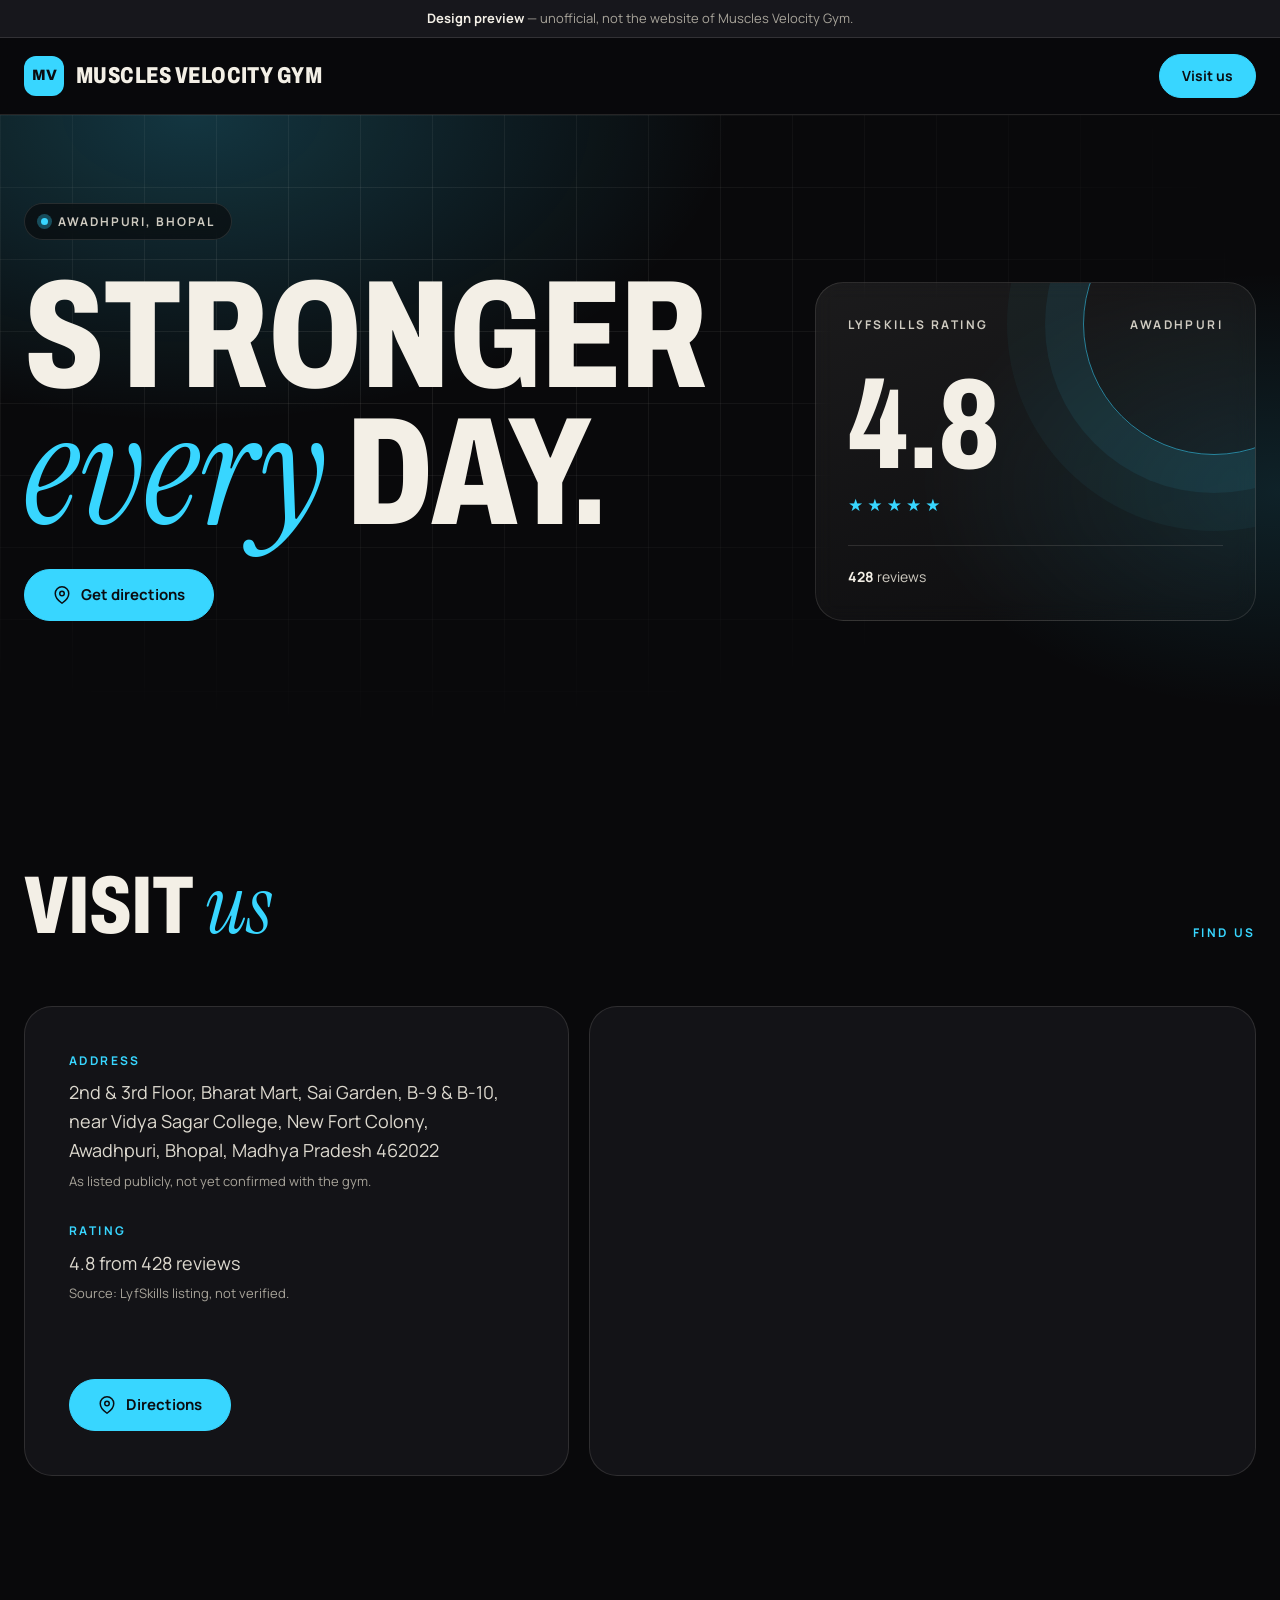
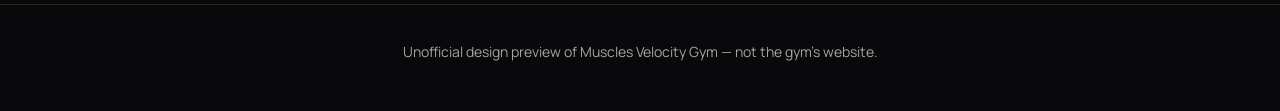
<file: sites/muscles-velocity-gym/index.html>
<!DOCTYPE html>
<html lang="en">
<head>
  <meta charset="UTF-8">
  <meta name="viewport" content="width=device-width, initial-scale=1.0">
  <title>Muscles Velocity Gym | Design preview (unofficial)</title>
  <meta name="description" content="Unofficial design preview for Muscles Velocity Gym, Awadhpuri, Bhopal.">
  <meta name="robots" content="noindex, nofollow">
  <meta name="theme-color" content="#09090b">
  <meta property="og:type" content="website">
  <meta property="og:title" content="Muscles Velocity Gym | Design preview (unofficial)">
  <meta property="og:description" content="Unofficial design preview for Muscles Velocity Gym, Awadhpuri, Bhopal.">
  <link rel="icon" href="data:image/svg+xml,%3Csvg%20xmlns%3D%22http%3A%2F%2Fwww.w3.org%2F2000%2Fsvg%22%20viewBox%3D%220%200%2064%2064%22%3E%3Crect%20width%3D%2264%22%20height%3D%2264%22%20rx%3D%2216%22%20fill%3D%22%2338d6ff%22%2F%3E%3Ctext%20x%3D%2232%22%20y%3D%2242%22%20font-family%3D%22Arial%22%20font-weight%3D%22800%22%20font-size%3D%2226%22%20text-anchor%3D%22middle%22%20fill%3D%22%230b0c10%22%3EMV%3C%2Ftext%3E%3C%2Fsvg%3E">
  <link rel="preconnect" href="https://fonts.googleapis.com">
  <link rel="preconnect" href="https://fonts.gstatic.com" crossorigin>
  <link href="https://fonts.googleapis.com/css2?family=Archivo:wdth,wght@62..125,500..900&family=Instrument+Serif:ital@0;1&family=Manrope:wght@400;500;600;700&display=swap" rel="stylesheet">
  <link rel="stylesheet" href="assets/css/style.css">
  <style>:root{--accent:#38d6ff;--accent-rgb:56,214,255;--on-accent:#0b0c10}</style>
  <script>document.documentElement.classList.add("js");setTimeout(function(){if(!window.__gymOk)document.documentElement.classList.add("reveal-all")},2500)</script>
</head>
<body>
  <a class="skip" href="#main">Skip to content</a>
  <div class="top">
  <div class="preview-bar" role="region" aria-label="Design preview notice"><strong>Design preview</strong><span class="pb-long"> &mdash; unofficial, not the website of Muscles Velocity Gym.</span><span class="pb-short"> &middot; unofficial</span></div>
  <header class="site-header">
    <div class="wrap nav nomenu">
      <a class="brand" href="#" aria-label="Muscles Velocity Gym home"><span class="brand-mark">MV</span><span class="brand-name">Muscles Velocity Gym</span></a>
      
      <a class="btn sm nav-cta" href="#visit">Visit us</a>
    </div>
  </header>
  </div>

  <main id="main">
    <section class="hero">
      
      <div class="wrap hero-grid">
        <div>
          <span class="pill"><i></i>Awadhpuri, Bhopal</span>
          <h1 class="disp h1"><span class="sr">Muscles Velocity Gym: </span>Stronger<br><em class="serif">every</em> day.</h1>
          
          <div class="cta">
            <a class="btn" target="_blank" rel="noopener" href="https://www.google.com/maps/search/?api=1&query=Muscles+Velocity+Gym+Awadhpuri+Bhopal"><svg viewBox="0 0 24 24" fill="none" stroke="currentColor" stroke-width="2" stroke-linecap="round" stroke-linejoin="round" aria-hidden="true"><path d="M21 10c0 7-9 13-9 13s-9-6-9-13a9 9 0 0 1 18 0z"/><circle cx="12" cy="10" r="3"/></svg>Get directions</a>
            
          </div>
        </div>
        <aside class="pass reveal" aria-label="Rating"><div class="tag"><span>LyfSkills rating</span><span>Awadhpuri</span></div><div class="score">4.8</div><div class="stars" style="--p:96%" role="img" aria-label="Rated 4.8 out of 5">&#9733;&#9733;&#9733;&#9733;&#9733;</div><div class="meta"><span><b>428</b> reviews</span></div></aside>
      </div>
    </section>

    <section id="visit" class="section">
      <div class="wrap">
        <div class="sec-head reveal"><h2 class="disp h2">Visit <em class="serif">us</em></h2><span class="eyebrow">Find us</span></div>
        <div class="visit">
          <div class="info reveal">
            <dl>
              <div><dt>Address</dt><dd>2nd &amp; 3rd Floor, Bharat Mart, Sai Garden, B-9 &amp; B-10, near Vidya Sagar College, New Fort Colony, Awadhpuri, Bhopal, Madhya Pradesh 462022<span class="note">As listed publicly, not yet confirmed with the gym.</span></dd></div>
              <div><dt>Rating</dt><dd>4.8 from 428 reviews<span class="note">Source: LyfSkills listing, not verified.</span></dd></div>
            </dl>
            <div class="cta"><a class="btn" target="_blank" rel="noopener" href="https://www.google.com/maps/search/?api=1&query=Muscles+Velocity+Gym+Awadhpuri+Bhopal"><svg viewBox="0 0 24 24" fill="none" stroke="currentColor" stroke-width="2" stroke-linecap="round" stroke-linejoin="round" aria-hidden="true"><path d="M21 10c0 7-9 13-9 13s-9-6-9-13a9 9 0 0 1 18 0z"/><circle cx="12" cy="10" r="3"/></svg>Directions</a></div>
          </div>
          <div class="map reveal"><iframe title="Map to Muscles Velocity Gym" src="https://www.google.com/maps?q=Muscles+Velocity+Gym+Awadhpuri+Bhopal&output=embed" loading="lazy" referrerpolicy="no-referrer-when-downgrade" allowfullscreen></iframe></div>
        </div>
      </div>
    </section>
  </main>

  <footer>
    <div class="wrap">
      <p>Unofficial design preview of Muscles Velocity Gym &mdash; not the gym&rsquo;s website.</p>
    </div>
  </footer>
  <nav class="mobile-bar" aria-label="Quick contact"><a class="btn" target="_blank" rel="noopener" href="https://www.google.com/maps/search/?api=1&query=Muscles+Velocity+Gym+Awadhpuri+Bhopal"><svg viewBox="0 0 24 24" fill="none" stroke="currentColor" stroke-width="2" stroke-linecap="round" stroke-linejoin="round" aria-hidden="true"><path d="M21 10c0 7-9 13-9 13s-9-6-9-13a9 9 0 0 1 18 0z"/><circle cx="12" cy="10" r="3"/></svg>Get directions</a></nav>
  <script src="assets/js/main.js"></script>
</body>
</html>
</file>
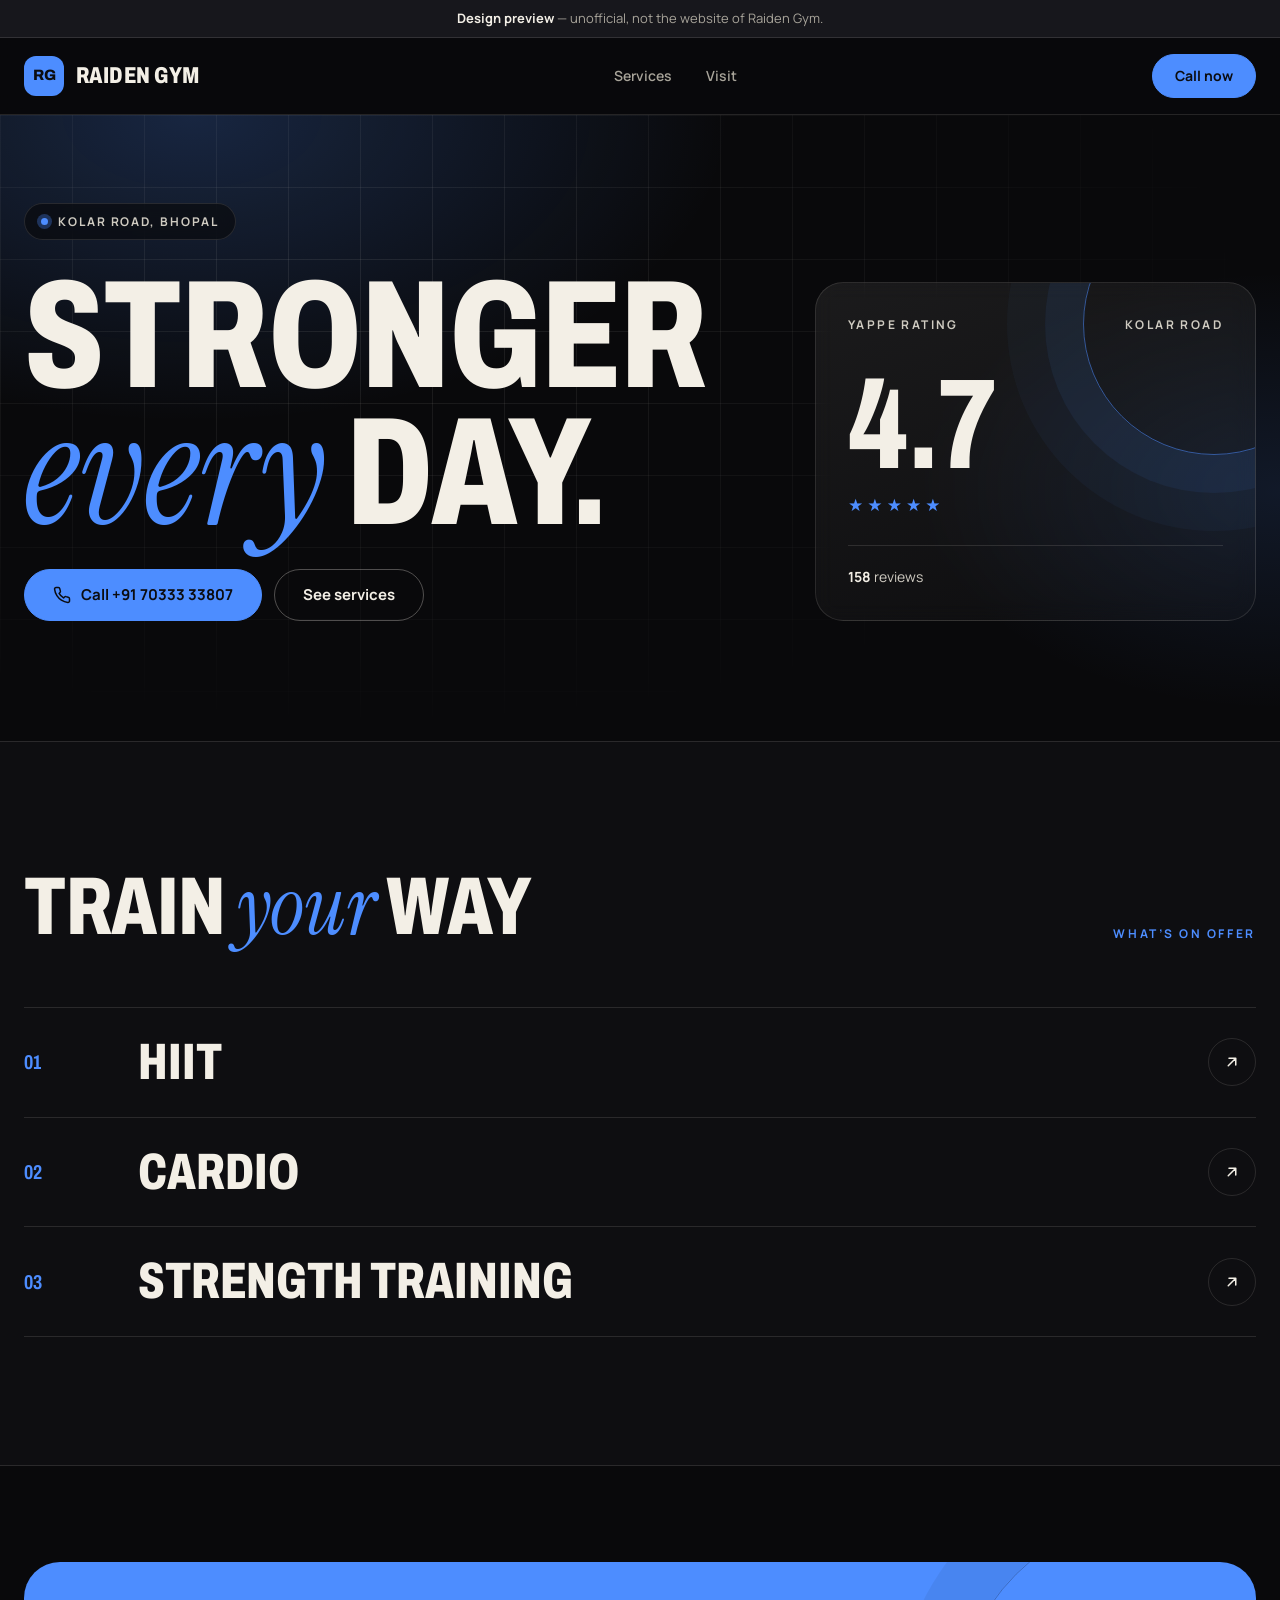
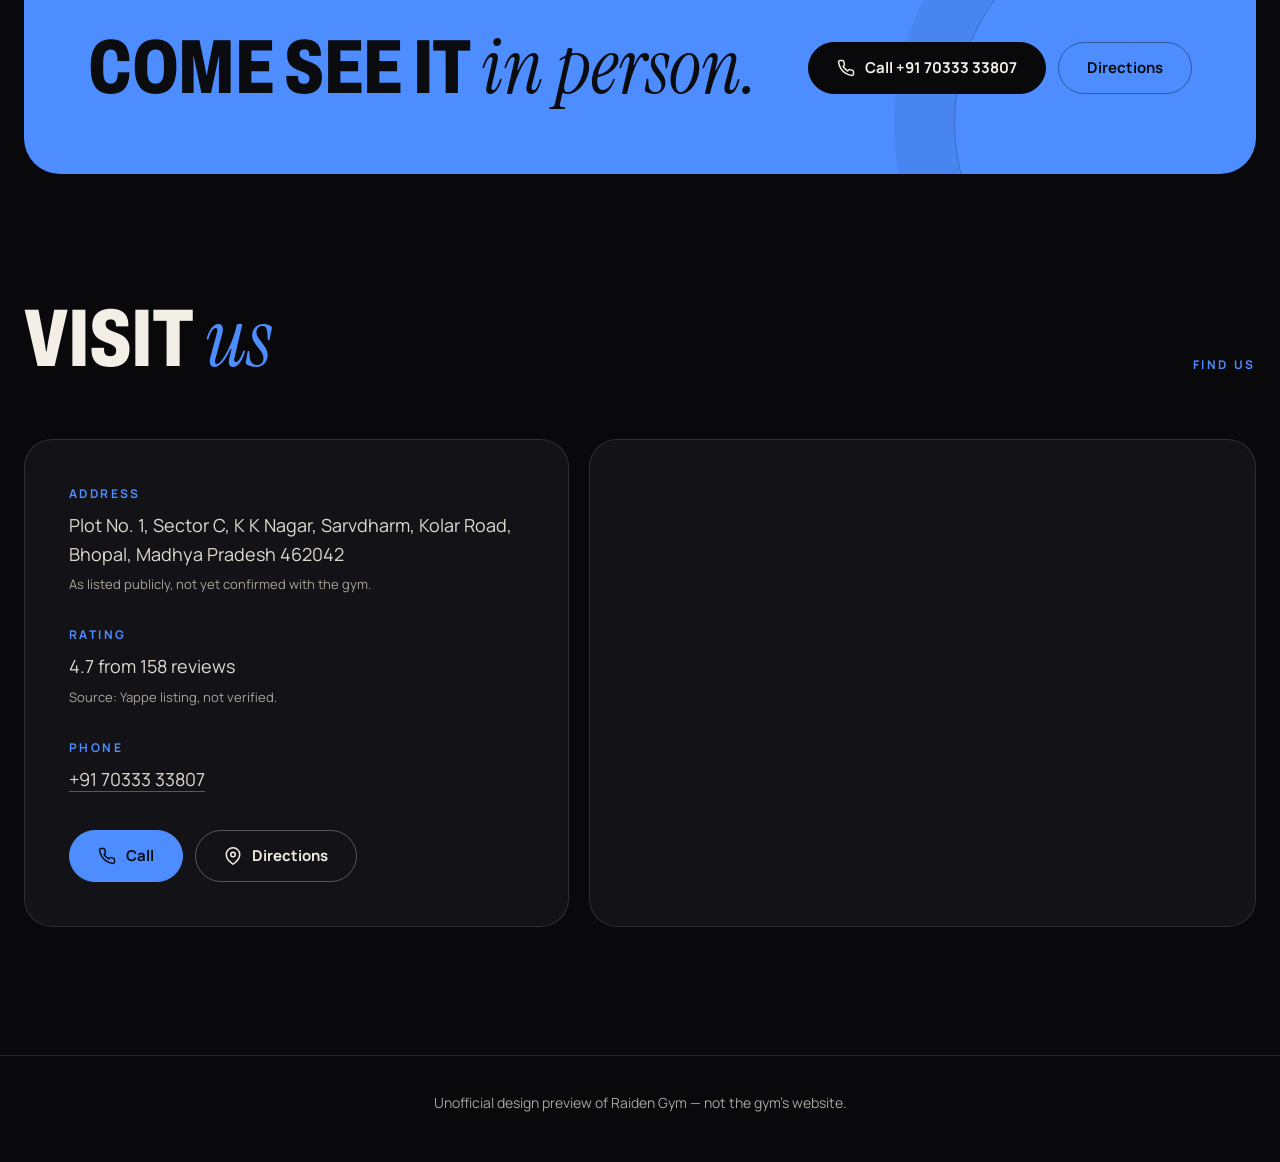
<file: sites/raiden-gym/index.html>
<!DOCTYPE html>
<html lang="en">
<head>
  <meta charset="UTF-8">
  <meta name="viewport" content="width=device-width, initial-scale=1.0">
  <title>Raiden Gym | Design preview (unofficial)</title>
  <meta name="description" content="Unofficial design preview for Raiden Gym, Kolar Road, Bhopal.">
  <meta name="robots" content="noindex, nofollow">
  <meta name="theme-color" content="#09090b">
  <meta property="og:type" content="website">
  <meta property="og:title" content="Raiden Gym | Design preview (unofficial)">
  <meta property="og:description" content="Unofficial design preview for Raiden Gym, Kolar Road, Bhopal.">
  <link rel="icon" href="data:image/svg+xml,%3Csvg%20xmlns%3D%22http%3A%2F%2Fwww.w3.org%2F2000%2Fsvg%22%20viewBox%3D%220%200%2064%2064%22%3E%3Crect%20width%3D%2264%22%20height%3D%2264%22%20rx%3D%2216%22%20fill%3D%22%234d8dff%22%2F%3E%3Ctext%20x%3D%2232%22%20y%3D%2242%22%20font-family%3D%22Arial%22%20font-weight%3D%22800%22%20font-size%3D%2226%22%20text-anchor%3D%22middle%22%20fill%3D%22%230b0c10%22%3ERG%3C%2Ftext%3E%3C%2Fsvg%3E">
  <link rel="preconnect" href="https://fonts.googleapis.com">
  <link rel="preconnect" href="https://fonts.gstatic.com" crossorigin>
  <link href="https://fonts.googleapis.com/css2?family=Archivo:wdth,wght@62..125,500..900&family=Instrument+Serif:ital@0;1&family=Manrope:wght@400;500;600;700&display=swap" rel="stylesheet">
  <link rel="stylesheet" href="assets/css/style.css">
  <style>:root{--accent:#4d8dff;--accent-rgb:77,141,255;--on-accent:#0b0c10}</style>
  <script>document.documentElement.classList.add("js");setTimeout(function(){if(!window.__gymOk)document.documentElement.classList.add("reveal-all")},2500)</script>
</head>
<body>
  <a class="skip" href="#main">Skip to content</a>
  <div class="top">
  <div class="preview-bar" role="region" aria-label="Design preview notice"><strong>Design preview</strong><span class="pb-long"> &mdash; unofficial, not the website of Raiden Gym.</span><span class="pb-short"> &middot; unofficial</span></div>
  <header class="site-header">
    <div class="wrap nav">
      <a class="brand" href="#" aria-label="Raiden Gym home"><span class="brand-mark">RG</span><span class="brand-name">Raiden Gym</span></a>
      <button class="menu-btn" type="button" aria-label="Menu" aria-expanded="false" aria-controls="nav-links"><span></span></button>
      <nav id="nav-links" class="nav-links" aria-label="Main">
        <a href="#services">Services</a>
        <a href="#visit">Visit</a>
      </nav>
      <a class="btn sm nav-cta" href="tel:+917033333807">Call now</a>
    </div>
  </header>
  </div>

  <main id="main">
    <section class="hero">
      
      <div class="wrap hero-grid">
        <div>
          <span class="pill"><i></i>Kolar Road, Bhopal</span>
          <h1 class="disp h1"><span class="sr">Raiden Gym: </span>Stronger<br><em class="serif">every</em> day.</h1>
          
          <div class="cta">
            <a class="btn" href="tel:+917033333807"><svg viewBox="0 0 24 24" fill="none" stroke="currentColor" stroke-width="2" stroke-linecap="round" stroke-linejoin="round" aria-hidden="true"><path d="M22 16.9v3a2 2 0 0 1-2.2 2 19.8 19.8 0 0 1-8.6-3.1 19.5 19.5 0 0 1-6-6A19.8 19.8 0 0 1 2.1 4.2 2 2 0 0 1 4.1 2h3a2 2 0 0 1 2 1.7c.1 1 .4 1.9.7 2.8a2 2 0 0 1-.5 2.1L8.1 9.9a16 16 0 0 0 6 6l1.3-1.3a2 2 0 0 1 2.1-.4c.9.3 1.8.6 2.8.7a2 2 0 0 1 1.7 2z"/></svg>Call +91 70333 33807</a>
            <a class="btn ghost" href="#services">See services</a>
          </div>
        </div>
        <aside class="pass reveal" aria-label="Rating"><div class="tag"><span>Yappe rating</span><span>Kolar Road</span></div><div class="score">4.7</div><div class="stars" style="--p:94%" role="img" aria-label="Rated 4.7 out of 5">&#9733;&#9733;&#9733;&#9733;&#9733;</div><div class="meta"><span><b>158</b> reviews</span></div></aside>
      </div>
    </section>

    <section id="services" class="section alt">
      <div class="wrap">
        <div class="sec-head reveal"><h2 class="disp h2">Train <em class="serif">your</em> way</h2><span class="eyebrow">What&rsquo;s on offer</span></div>
        <ul class="list">
        <li class="reveal nop"><span class="no" aria-hidden="true">01</span><h3>HIIT</h3><a class="go" href="#visit" aria-label="Contact Raiden Gym about HIIT"><svg viewBox="0 0 24 24" fill="none" stroke="currentColor" stroke-width="2" stroke-linecap="round" stroke-linejoin="round" aria-hidden="true"><path d="M7 17 17 7M8 7h9v9"/></svg></a></li>
        <li class="reveal nop"><span class="no" aria-hidden="true">02</span><h3>Cardio</h3><a class="go" href="#visit" aria-label="Contact Raiden Gym about Cardio"><svg viewBox="0 0 24 24" fill="none" stroke="currentColor" stroke-width="2" stroke-linecap="round" stroke-linejoin="round" aria-hidden="true"><path d="M7 17 17 7M8 7h9v9"/></svg></a></li>
        <li class="reveal nop"><span class="no" aria-hidden="true">03</span><h3>Strength training</h3><a class="go" href="#visit" aria-label="Contact Raiden Gym about Strength training"><svg viewBox="0 0 24 24" fill="none" stroke="currentColor" stroke-width="2" stroke-linecap="round" stroke-linejoin="round" aria-hidden="true"><path d="M7 17 17 7M8 7h9v9"/></svg></a></li>
        </ul>
      </div>
    </section>

    <section class="section">
      <div class="wrap">
        <div class="cta-block reveal">
          <h2 class="disp">Come see it <em class="serif">in person.</em></h2>
          <div class="cta"><a class="btn dark" href="tel:+917033333807"><svg viewBox="0 0 24 24" fill="none" stroke="currentColor" stroke-width="2" stroke-linecap="round" stroke-linejoin="round" aria-hidden="true"><path d="M22 16.9v3a2 2 0 0 1-2.2 2 19.8 19.8 0 0 1-8.6-3.1 19.5 19.5 0 0 1-6-6A19.8 19.8 0 0 1 2.1 4.2 2 2 0 0 1 4.1 2h3a2 2 0 0 1 2 1.7c.1 1 .4 1.9.7 2.8a2 2 0 0 1-.5 2.1L8.1 9.9a16 16 0 0 0 6 6l1.3-1.3a2 2 0 0 1 2.1-.4c.9.3 1.8.6 2.8.7a2 2 0 0 1 1.7 2z"/></svg>Call +91 70333 33807</a><a class="btn ghost" target="_blank" rel="noopener" href="https://www.google.com/maps/search/?api=1&query=Raiden+Gym+Kolar+Road+Bhopal">Directions</a></div>
        </div>
      </div>
    </section>

    <section id="visit" class="section">
      <div class="wrap">
        <div class="sec-head reveal"><h2 class="disp h2">Visit <em class="serif">us</em></h2><span class="eyebrow">Find us</span></div>
        <div class="visit">
          <div class="info reveal">
            <dl>
              <div><dt>Address</dt><dd>Plot No. 1, Sector C, K K Nagar, Sarvdharm, Kolar Road, Bhopal, Madhya Pradesh 462042<span class="note">As listed publicly, not yet confirmed with the gym.</span></dd></div>
              <div><dt>Rating</dt><dd>4.7 from 158 reviews<span class="note">Source: Yappe listing, not verified.</span></dd></div>
              <div><dt>Phone</dt><dd><a class="link" href="tel:+917033333807">+91 70333 33807</a></dd></div>
            </dl>
            <div class="cta"><a class="btn" href="tel:+917033333807"><svg viewBox="0 0 24 24" fill="none" stroke="currentColor" stroke-width="2" stroke-linecap="round" stroke-linejoin="round" aria-hidden="true"><path d="M22 16.9v3a2 2 0 0 1-2.2 2 19.8 19.8 0 0 1-8.6-3.1 19.5 19.5 0 0 1-6-6A19.8 19.8 0 0 1 2.1 4.2 2 2 0 0 1 4.1 2h3a2 2 0 0 1 2 1.7c.1 1 .4 1.9.7 2.8a2 2 0 0 1-.5 2.1L8.1 9.9a16 16 0 0 0 6 6l1.3-1.3a2 2 0 0 1 2.1-.4c.9.3 1.8.6 2.8.7a2 2 0 0 1 1.7 2z"/></svg>Call</a><a class="btn ghost" target="_blank" rel="noopener" href="https://www.google.com/maps/search/?api=1&query=Raiden+Gym+Kolar+Road+Bhopal"><svg viewBox="0 0 24 24" fill="none" stroke="currentColor" stroke-width="2" stroke-linecap="round" stroke-linejoin="round" aria-hidden="true"><path d="M21 10c0 7-9 13-9 13s-9-6-9-13a9 9 0 0 1 18 0z"/><circle cx="12" cy="10" r="3"/></svg>Directions</a></div>
          </div>
          <div class="map reveal"><iframe title="Map to Raiden Gym" src="https://www.google.com/maps?q=Raiden+Gym+Kolar+Road+Bhopal&output=embed" loading="lazy" referrerpolicy="no-referrer-when-downgrade" allowfullscreen></iframe></div>
        </div>
      </div>
    </section>
  </main>

  <footer>
    <div class="wrap">
      <p>Unofficial design preview of Raiden Gym &mdash; not the gym&rsquo;s website.</p>
    </div>
  </footer>
  <nav class="mobile-bar" aria-label="Quick contact"><a class="btn" href="tel:+917033333807"><svg viewBox="0 0 24 24" fill="none" stroke="currentColor" stroke-width="2" stroke-linecap="round" stroke-linejoin="round" aria-hidden="true"><path d="M22 16.9v3a2 2 0 0 1-2.2 2 19.8 19.8 0 0 1-8.6-3.1 19.5 19.5 0 0 1-6-6A19.8 19.8 0 0 1 2.1 4.2 2 2 0 0 1 4.1 2h3a2 2 0 0 1 2 1.7c.1 1 .4 1.9.7 2.8a2 2 0 0 1-.5 2.1L8.1 9.9a16 16 0 0 0 6 6l1.3-1.3a2 2 0 0 1 2.1-.4c.9.3 1.8.6 2.8.7a2 2 0 0 1 1.7 2z"/></svg>Call</a><a class="btn ghost" target="_blank" rel="noopener" href="https://www.google.com/maps/search/?api=1&query=Raiden+Gym+Kolar+Road+Bhopal"><svg viewBox="0 0 24 24" fill="none" stroke="currentColor" stroke-width="2" stroke-linecap="round" stroke-linejoin="round" aria-hidden="true"><path d="M21 10c0 7-9 13-9 13s-9-6-9-13a9 9 0 0 1 18 0z"/><circle cx="12" cy="10" r="3"/></svg>Directions</a></nav>
  <script src="assets/js/main.js"></script>
</body>
</html>
</file>
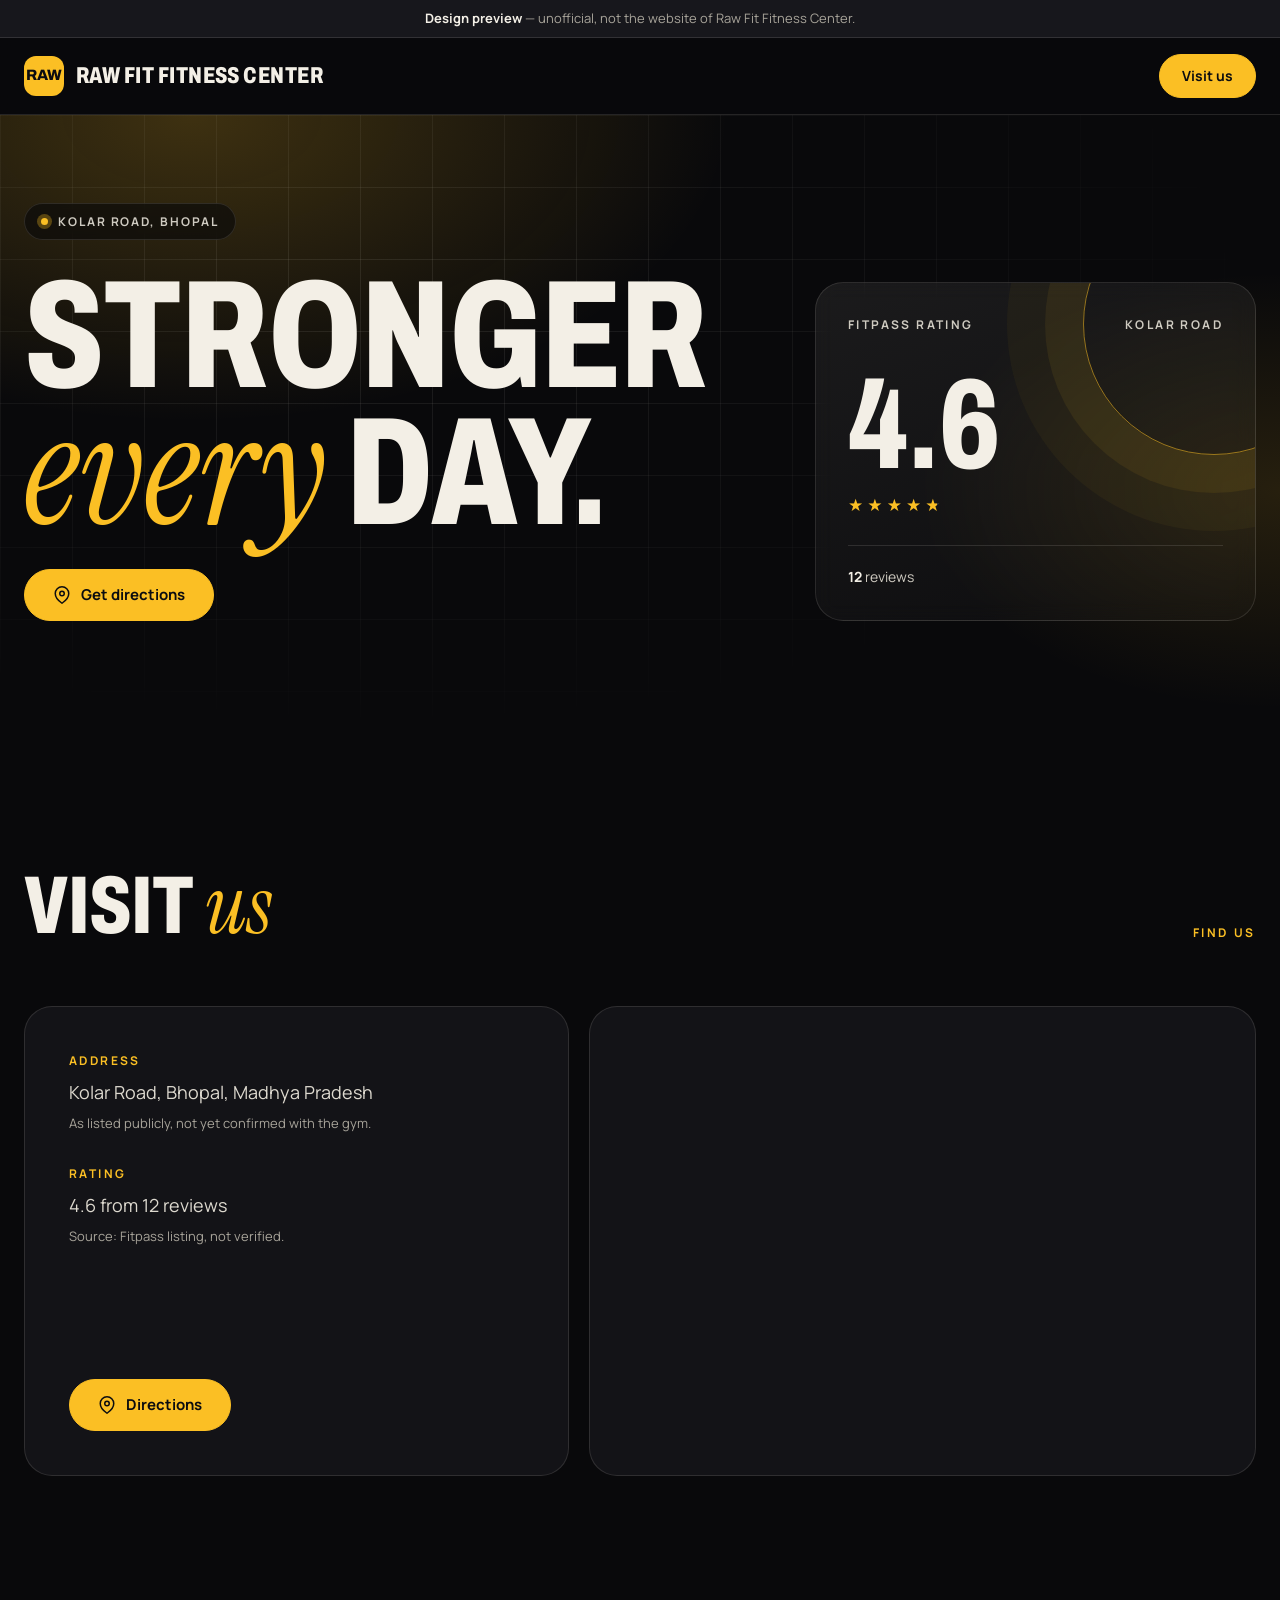
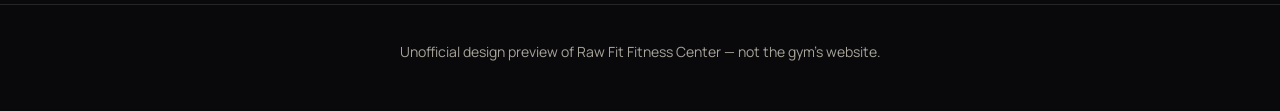
<file: sites/raw-fit-fitness-center/index.html>
<!DOCTYPE html>
<html lang="en">
<head>
  <meta charset="UTF-8">
  <meta name="viewport" content="width=device-width, initial-scale=1.0">
  <title>Raw Fit Fitness Center | Design preview (unofficial)</title>
  <meta name="description" content="Unofficial design preview for Raw Fit Fitness Center, Kolar Road, Bhopal.">
  <meta name="robots" content="noindex, nofollow">
  <meta name="theme-color" content="#09090b">
  <meta property="og:type" content="website">
  <meta property="og:title" content="Raw Fit Fitness Center | Design preview (unofficial)">
  <meta property="og:description" content="Unofficial design preview for Raw Fit Fitness Center, Kolar Road, Bhopal.">
  <link rel="icon" href="data:image/svg+xml,%3Csvg%20xmlns%3D%22http%3A%2F%2Fwww.w3.org%2F2000%2Fsvg%22%20viewBox%3D%220%200%2064%2064%22%3E%3Crect%20width%3D%2264%22%20height%3D%2264%22%20rx%3D%2216%22%20fill%3D%22%23fbbf24%22%2F%3E%3Ctext%20x%3D%2232%22%20y%3D%2242%22%20font-family%3D%22Arial%22%20font-weight%3D%22800%22%20font-size%3D%2220%22%20text-anchor%3D%22middle%22%20fill%3D%22%230b0c10%22%3ERAW%3C%2Ftext%3E%3C%2Fsvg%3E">
  <link rel="preconnect" href="https://fonts.googleapis.com">
  <link rel="preconnect" href="https://fonts.gstatic.com" crossorigin>
  <link href="https://fonts.googleapis.com/css2?family=Archivo:wdth,wght@62..125,500..900&family=Instrument+Serif:ital@0;1&family=Manrope:wght@400;500;600;700&display=swap" rel="stylesheet">
  <link rel="stylesheet" href="assets/css/style.css">
  <style>:root{--accent:#fbbf24;--accent-rgb:251,191,36;--on-accent:#0b0c10}</style>
  <script>document.documentElement.classList.add("js");setTimeout(function(){if(!window.__gymOk)document.documentElement.classList.add("reveal-all")},2500)</script>
</head>
<body>
  <a class="skip" href="#main">Skip to content</a>
  <div class="top">
  <div class="preview-bar" role="region" aria-label="Design preview notice"><strong>Design preview</strong><span class="pb-long"> &mdash; unofficial, not the website of Raw Fit Fitness Center.</span><span class="pb-short"> &middot; unofficial</span></div>
  <header class="site-header">
    <div class="wrap nav nomenu">
      <a class="brand" href="#" aria-label="Raw Fit Fitness Center home"><span class="brand-mark">RAW</span><span class="brand-name">Raw Fit Fitness Center</span></a>
      
      <a class="btn sm nav-cta" href="#visit">Visit us</a>
    </div>
  </header>
  </div>

  <main id="main">
    <section class="hero">
      
      <div class="wrap hero-grid">
        <div>
          <span class="pill"><i></i>Kolar Road, Bhopal</span>
          <h1 class="disp h1"><span class="sr">Raw Fit Fitness Center: </span>Stronger<br><em class="serif">every</em> day.</h1>
          
          <div class="cta">
            <a class="btn" target="_blank" rel="noopener" href="https://www.google.com/maps/search/?api=1&query=Raw+Fit+Fitness+Center+Kolar+Road+Bhopal"><svg viewBox="0 0 24 24" fill="none" stroke="currentColor" stroke-width="2" stroke-linecap="round" stroke-linejoin="round" aria-hidden="true"><path d="M21 10c0 7-9 13-9 13s-9-6-9-13a9 9 0 0 1 18 0z"/><circle cx="12" cy="10" r="3"/></svg>Get directions</a>
            
          </div>
        </div>
        <aside class="pass reveal" aria-label="Rating"><div class="tag"><span>Fitpass rating</span><span>Kolar Road</span></div><div class="score">4.6</div><div class="stars" style="--p:92%" role="img" aria-label="Rated 4.6 out of 5">&#9733;&#9733;&#9733;&#9733;&#9733;</div><div class="meta"><span><b>12</b> reviews</span></div></aside>
      </div>
    </section>

    <section id="visit" class="section">
      <div class="wrap">
        <div class="sec-head reveal"><h2 class="disp h2">Visit <em class="serif">us</em></h2><span class="eyebrow">Find us</span></div>
        <div class="visit">
          <div class="info reveal">
            <dl>
              <div><dt>Address</dt><dd>Kolar Road, Bhopal, Madhya Pradesh<span class="note">As listed publicly, not yet confirmed with the gym.</span></dd></div>
              <div><dt>Rating</dt><dd>4.6 from 12 reviews<span class="note">Source: Fitpass listing, not verified.</span></dd></div>
            </dl>
            <div class="cta"><a class="btn" target="_blank" rel="noopener" href="https://www.google.com/maps/search/?api=1&query=Raw+Fit+Fitness+Center+Kolar+Road+Bhopal"><svg viewBox="0 0 24 24" fill="none" stroke="currentColor" stroke-width="2" stroke-linecap="round" stroke-linejoin="round" aria-hidden="true"><path d="M21 10c0 7-9 13-9 13s-9-6-9-13a9 9 0 0 1 18 0z"/><circle cx="12" cy="10" r="3"/></svg>Directions</a></div>
          </div>
          <div class="map reveal"><iframe title="Map to Raw Fit Fitness Center" src="https://www.google.com/maps?q=Raw+Fit+Fitness+Center+Kolar+Road+Bhopal&output=embed" loading="lazy" referrerpolicy="no-referrer-when-downgrade" allowfullscreen></iframe></div>
        </div>
      </div>
    </section>
  </main>

  <footer>
    <div class="wrap">
      <p>Unofficial design preview of Raw Fit Fitness Center &mdash; not the gym&rsquo;s website.</p>
    </div>
  </footer>
  <nav class="mobile-bar" aria-label="Quick contact"><a class="btn" target="_blank" rel="noopener" href="https://www.google.com/maps/search/?api=1&query=Raw+Fit+Fitness+Center+Kolar+Road+Bhopal"><svg viewBox="0 0 24 24" fill="none" stroke="currentColor" stroke-width="2" stroke-linecap="round" stroke-linejoin="round" aria-hidden="true"><path d="M21 10c0 7-9 13-9 13s-9-6-9-13a9 9 0 0 1 18 0z"/><circle cx="12" cy="10" r="3"/></svg>Get directions</a></nav>
  <script src="assets/js/main.js"></script>
</body>
</html>
</file>
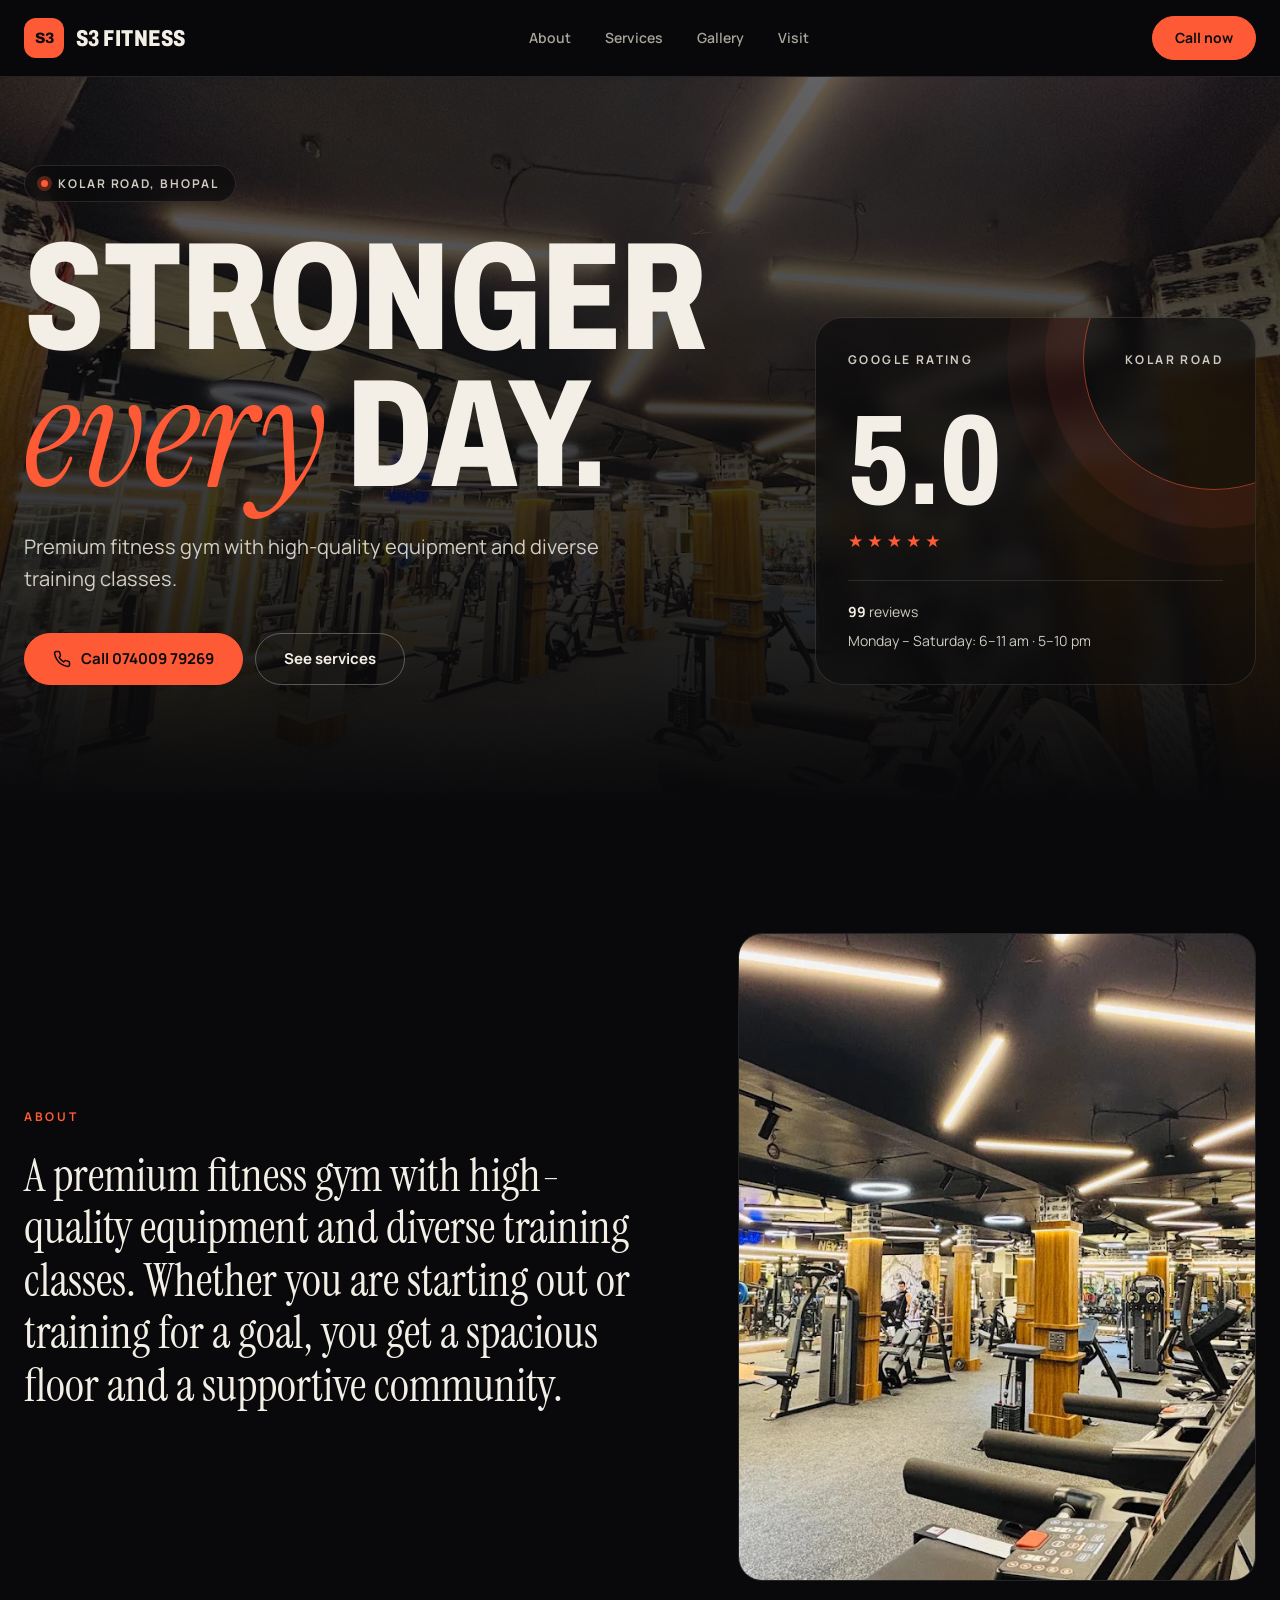
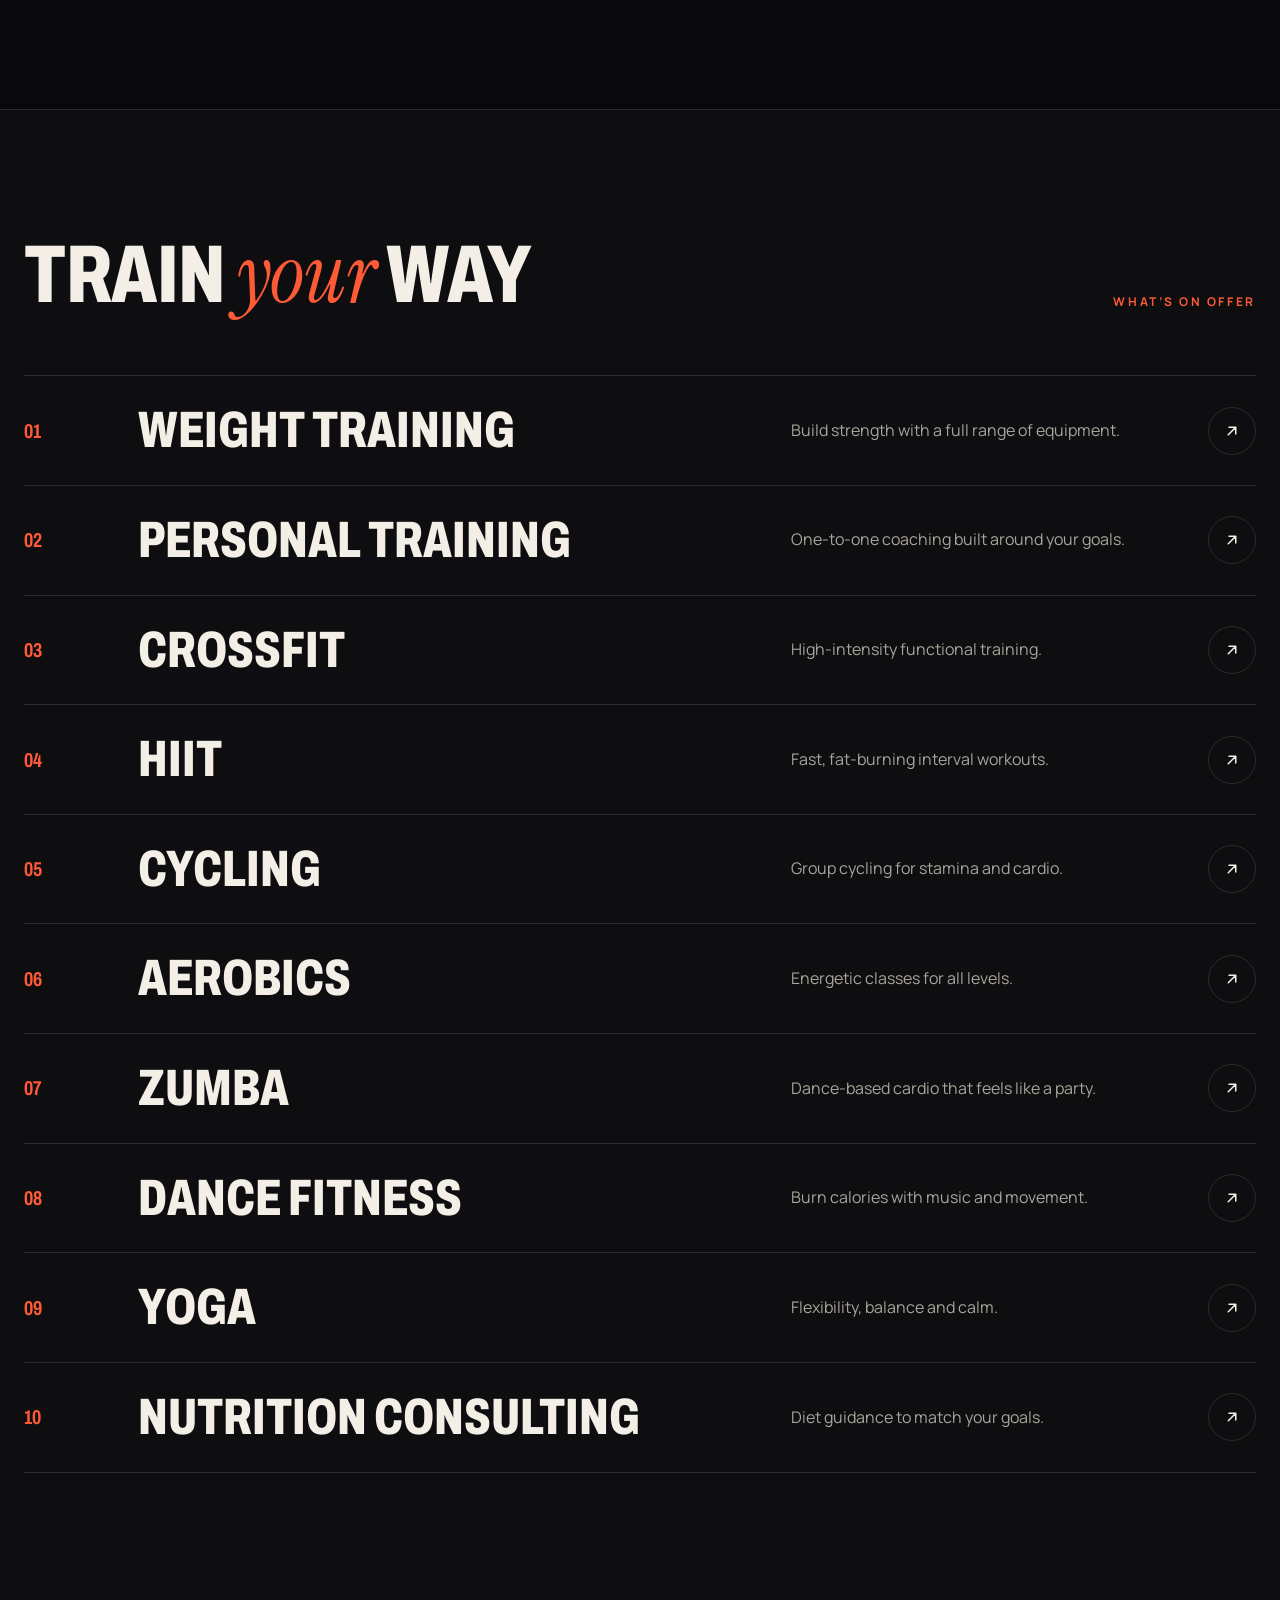
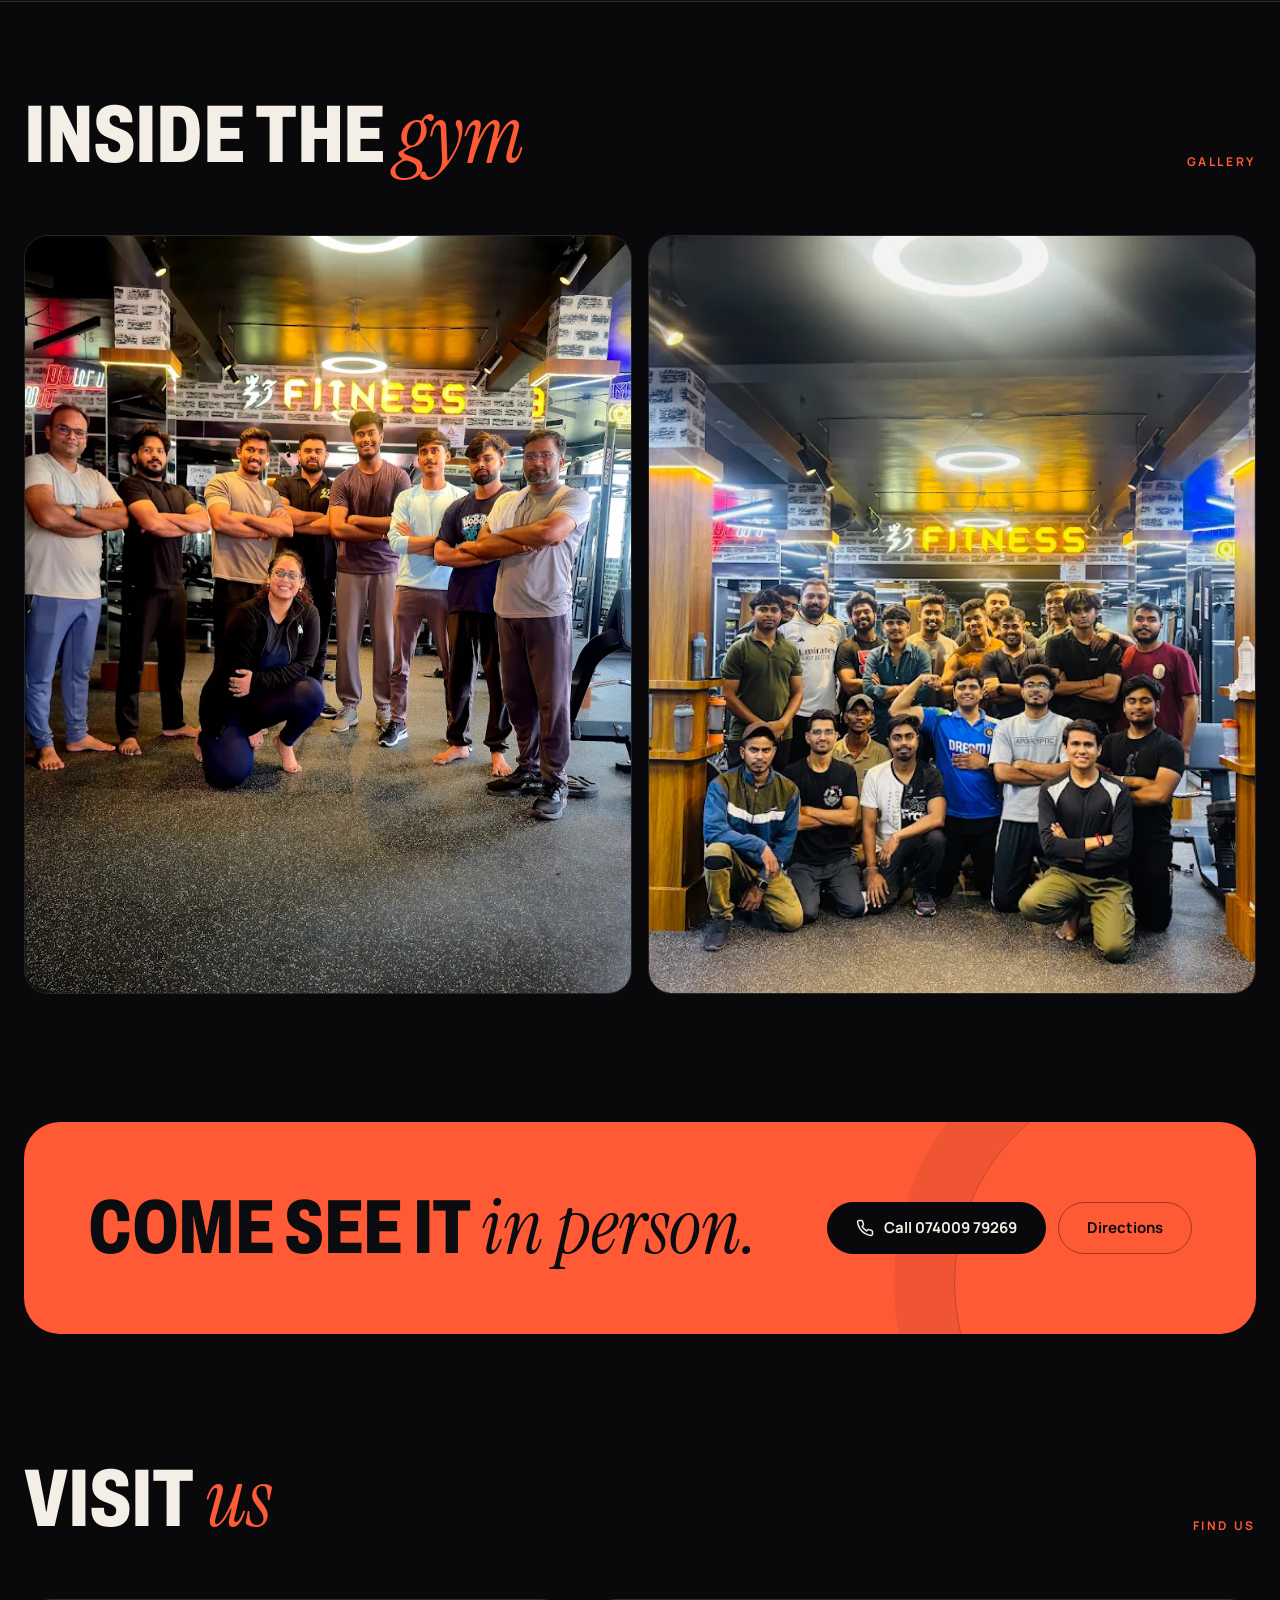
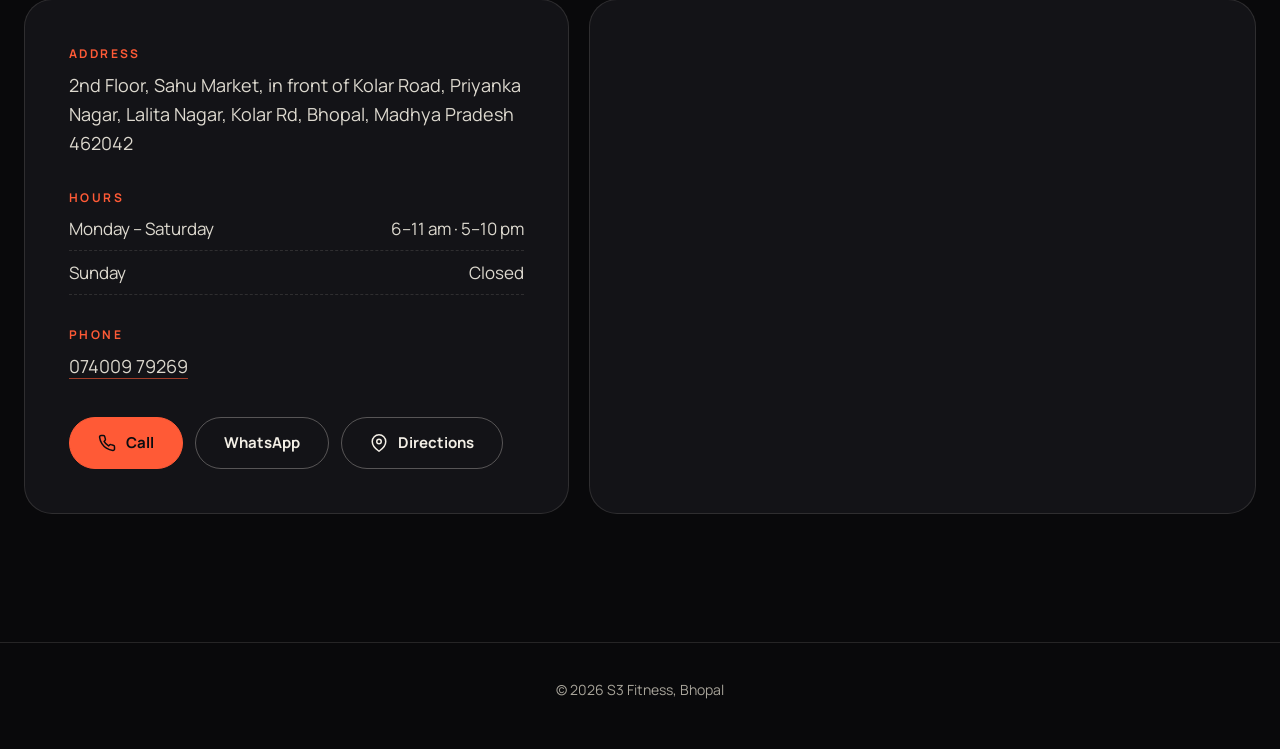
<file: sites/s3-fitness/index.html>
<!DOCTYPE html>
<html lang="en">
<head>
  <meta charset="UTF-8">
  <meta name="viewport" content="width=device-width, initial-scale=1.0">
  <title>S3 Fitness | Gym in Kolar Road, Bhopal</title>
  <meta name="description" content="S3 Fitness in Kolar Road, Bhopal. Weight training, Personal training, Crossfit, HIIT, Cycling.">
  <meta name="robots" content="noindex, nofollow">
  <meta name="theme-color" content="#09090b">
  <meta property="og:type" content="website">
  <meta property="og:title" content="S3 Fitness | Gym in Kolar Road, Bhopal">
  <meta property="og:description" content="S3 Fitness in Kolar Road, Bhopal. Weight training, Personal training, Crossfit, HIIT, Cycling.">
  <link rel="icon" href="data:image/svg+xml,%3Csvg%20xmlns%3D%22http%3A%2F%2Fwww.w3.org%2F2000%2Fsvg%22%20viewBox%3D%220%200%2064%2064%22%3E%3Crect%20width%3D%2264%22%20height%3D%2264%22%20rx%3D%2216%22%20fill%3D%22%23ff5a36%22%2F%3E%3Ctext%20x%3D%2232%22%20y%3D%2242%22%20font-family%3D%22Arial%22%20font-weight%3D%22800%22%20font-size%3D%2226%22%20text-anchor%3D%22middle%22%20fill%3D%22%230b0c10%22%3ES3%3C%2Ftext%3E%3C%2Fsvg%3E">
  <link rel="preconnect" href="https://fonts.googleapis.com">
  <link rel="preconnect" href="https://fonts.gstatic.com" crossorigin>
  <link href="https://fonts.googleapis.com/css2?family=Archivo:wdth,wght@62..125,500..900&family=Instrument+Serif:ital@0;1&family=Manrope:wght@400;500;600;700&display=swap" rel="stylesheet">
  <link rel="stylesheet" href="assets/css/style.css">
  <style>:root{--accent:#ff5a36;--accent-rgb:255,90,54;--on-accent:#0b0c10}</style>
  <script>document.documentElement.classList.add("js");setTimeout(function(){if(!window.__gymOk)document.documentElement.classList.add("reveal-all")},2500)</script>
  <script type="application/ld+json">{"@context": "https://schema.org", "@type": "ExerciseGym", "name": "S3 Fitness", "address": {"@type": "PostalAddress", "addressLocality": "Bhopal", "addressCountry": "IN", "streetAddress": "2nd Floor, Sahu Market, in front of Kolar Road, Priyanka Nagar, Lalita Nagar, Kolar Rd, Bhopal, Madhya Pradesh 462042"}, "telephone": "+917400979269"}</script>
</head>
<body>
  <a class="skip" href="#main">Skip to content</a>
  <div class="top">
  
  <header class="site-header">
    <div class="wrap nav">
      <a class="brand" href="#" aria-label="S3 Fitness home"><span class="brand-mark">S3</span><span class="brand-name">S3 Fitness</span></a>
      <button class="menu-btn" type="button" aria-label="Menu" aria-expanded="false" aria-controls="nav-links"><span></span></button>
      <nav id="nav-links" class="nav-links" aria-label="Main">
        <a href="#about">About</a>
        <a href="#services">Services</a>
        <a href="#gallery">Gallery</a>
        <a href="#visit">Visit</a>
      </nav>
      <a class="btn sm nav-cta" href="tel:+917400979269">Call now</a>
    </div>
  </header>
  </div>

  <main id="main">
    <section class="hero img">
      <img class="hero-img" src="assets/images/gym-floor-2.webp" alt="" fetchpriority="high">
      <div class="wrap hero-grid">
        <div>
          <span class="pill"><i></i>Kolar Road, Bhopal</span>
          <h1 class="disp h1"><span class="sr">S3 Fitness: </span>Stronger<br><em class="serif">every</em> day.</h1>
          <p class="lead">Premium fitness gym with high-quality equipment and diverse training classes.</p>
          <div class="cta">
            <a class="btn" href="tel:+917400979269"><svg viewBox="0 0 24 24" fill="none" stroke="currentColor" stroke-width="2" stroke-linecap="round" stroke-linejoin="round" aria-hidden="true"><path d="M22 16.9v3a2 2 0 0 1-2.2 2 19.8 19.8 0 0 1-8.6-3.1 19.5 19.5 0 0 1-6-6A19.8 19.8 0 0 1 2.1 4.2 2 2 0 0 1 4.1 2h3a2 2 0 0 1 2 1.7c.1 1 .4 1.9.7 2.8a2 2 0 0 1-.5 2.1L8.1 9.9a16 16 0 0 0 6 6l1.3-1.3a2 2 0 0 1 2.1-.4c.9.3 1.8.6 2.8.7a2 2 0 0 1 1.7 2z"/></svg>Call 074009 79269</a>
            <a class="btn ghost" href="#services">See services</a>
          </div>
        </div>
        <aside class="pass reveal" aria-label="Rating"><div class="tag"><span>Google rating</span><span>Kolar Road</span></div><div class="score">5.0</div><div class="stars" style="--p:100%" role="img" aria-label="Rated 5.0 out of 5">&#9733;&#9733;&#9733;&#9733;&#9733;</div><div class="meta"><span><b>99</b> reviews</span><span>Monday – Saturday: 6–11 am · 5–10 pm</span></div></aside>
      </div>
    </section>

    <section id="about" class="section">
      <div class="wrap about">
        <div class="reveal">
          <span class="eyebrow">About</span>
          <p class="statement">A premium fitness gym with high-quality equipment and diverse training classes. Whether you are starting out or training for a goal, you get a spacious floor and a supportive community.</p>
        </div>
        <img class="shot tall reveal" src="assets/images/gym-floor-1.webp" alt="Inside S3 Fitness" loading="lazy">
      </div>
    </section>

    <section id="services" class="section alt">
      <div class="wrap">
        <div class="sec-head reveal"><h2 class="disp h2">Train <em class="serif">your</em> way</h2><span class="eyebrow">What&rsquo;s on offer</span></div>
        <ul class="list">
        <li class="reveal"><span class="no" aria-hidden="true">01</span><h3>Weight training</h3><p>Build strength with a full range of equipment.</p><a class="go" href="#visit" aria-label="Contact S3 Fitness about Weight training"><svg viewBox="0 0 24 24" fill="none" stroke="currentColor" stroke-width="2" stroke-linecap="round" stroke-linejoin="round" aria-hidden="true"><path d="M7 17 17 7M8 7h9v9"/></svg></a></li>
        <li class="reveal"><span class="no" aria-hidden="true">02</span><h3>Personal training</h3><p>One-to-one coaching built around your goals.</p><a class="go" href="#visit" aria-label="Contact S3 Fitness about Personal training"><svg viewBox="0 0 24 24" fill="none" stroke="currentColor" stroke-width="2" stroke-linecap="round" stroke-linejoin="round" aria-hidden="true"><path d="M7 17 17 7M8 7h9v9"/></svg></a></li>
        <li class="reveal"><span class="no" aria-hidden="true">03</span><h3>Crossfit</h3><p>High-intensity functional training.</p><a class="go" href="#visit" aria-label="Contact S3 Fitness about Crossfit"><svg viewBox="0 0 24 24" fill="none" stroke="currentColor" stroke-width="2" stroke-linecap="round" stroke-linejoin="round" aria-hidden="true"><path d="M7 17 17 7M8 7h9v9"/></svg></a></li>
        <li class="reveal"><span class="no" aria-hidden="true">04</span><h3>HIIT</h3><p>Fast, fat-burning interval workouts.</p><a class="go" href="#visit" aria-label="Contact S3 Fitness about HIIT"><svg viewBox="0 0 24 24" fill="none" stroke="currentColor" stroke-width="2" stroke-linecap="round" stroke-linejoin="round" aria-hidden="true"><path d="M7 17 17 7M8 7h9v9"/></svg></a></li>
        <li class="reveal"><span class="no" aria-hidden="true">05</span><h3>Cycling</h3><p>Group cycling for stamina and cardio.</p><a class="go" href="#visit" aria-label="Contact S3 Fitness about Cycling"><svg viewBox="0 0 24 24" fill="none" stroke="currentColor" stroke-width="2" stroke-linecap="round" stroke-linejoin="round" aria-hidden="true"><path d="M7 17 17 7M8 7h9v9"/></svg></a></li>
        <li class="reveal"><span class="no" aria-hidden="true">06</span><h3>Aerobics</h3><p>Energetic classes for all levels.</p><a class="go" href="#visit" aria-label="Contact S3 Fitness about Aerobics"><svg viewBox="0 0 24 24" fill="none" stroke="currentColor" stroke-width="2" stroke-linecap="round" stroke-linejoin="round" aria-hidden="true"><path d="M7 17 17 7M8 7h9v9"/></svg></a></li>
        <li class="reveal"><span class="no" aria-hidden="true">07</span><h3>Zumba</h3><p>Dance-based cardio that feels like a party.</p><a class="go" href="#visit" aria-label="Contact S3 Fitness about Zumba"><svg viewBox="0 0 24 24" fill="none" stroke="currentColor" stroke-width="2" stroke-linecap="round" stroke-linejoin="round" aria-hidden="true"><path d="M7 17 17 7M8 7h9v9"/></svg></a></li>
        <li class="reveal"><span class="no" aria-hidden="true">08</span><h3>Dance fitness</h3><p>Burn calories with music and movement.</p><a class="go" href="#visit" aria-label="Contact S3 Fitness about Dance fitness"><svg viewBox="0 0 24 24" fill="none" stroke="currentColor" stroke-width="2" stroke-linecap="round" stroke-linejoin="round" aria-hidden="true"><path d="M7 17 17 7M8 7h9v9"/></svg></a></li>
        <li class="reveal"><span class="no" aria-hidden="true">09</span><h3>Yoga</h3><p>Flexibility, balance and calm.</p><a class="go" href="#visit" aria-label="Contact S3 Fitness about Yoga"><svg viewBox="0 0 24 24" fill="none" stroke="currentColor" stroke-width="2" stroke-linecap="round" stroke-linejoin="round" aria-hidden="true"><path d="M7 17 17 7M8 7h9v9"/></svg></a></li>
        <li class="reveal"><span class="no" aria-hidden="true">10</span><h3>Nutrition consulting</h3><p>Diet guidance to match your goals.</p><a class="go" href="#visit" aria-label="Contact S3 Fitness about Nutrition consulting"><svg viewBox="0 0 24 24" fill="none" stroke="currentColor" stroke-width="2" stroke-linecap="round" stroke-linejoin="round" aria-hidden="true"><path d="M7 17 17 7M8 7h9v9"/></svg></a></li>
        </ul>
      </div>
    </section>

    <section id="gallery" class="section">
      <div class="wrap">
        <div class="sec-head reveal"><h2 class="disp h2">Inside the <em class="serif">gym</em></h2><span class="eyebrow">Gallery</span></div>
        <div class="duo">
          <figure class="reveal"><img src="assets/images/trainers.webp" alt="S3 Fitness trainers standing together in the gym" loading="lazy"></figure>
          <figure class="reveal"><img src="assets/images/team-group.webp" alt="Members and trainers under the S3 Fitness sign" loading="lazy"></figure>
        </div>
      </div>
    </section>

    <section class="section">
      <div class="wrap">
        <div class="cta-block reveal">
          <h2 class="disp">Come see it <em class="serif">in person.</em></h2>
          <div class="cta"><a class="btn dark" href="tel:+917400979269"><svg viewBox="0 0 24 24" fill="none" stroke="currentColor" stroke-width="2" stroke-linecap="round" stroke-linejoin="round" aria-hidden="true"><path d="M22 16.9v3a2 2 0 0 1-2.2 2 19.8 19.8 0 0 1-8.6-3.1 19.5 19.5 0 0 1-6-6A19.8 19.8 0 0 1 2.1 4.2 2 2 0 0 1 4.1 2h3a2 2 0 0 1 2 1.7c.1 1 .4 1.9.7 2.8a2 2 0 0 1-.5 2.1L8.1 9.9a16 16 0 0 0 6 6l1.3-1.3a2 2 0 0 1 2.1-.4c.9.3 1.8.6 2.8.7a2 2 0 0 1 1.7 2z"/></svg>Call 074009 79269</a><a class="btn ghost" target="_blank" rel="noopener" href="https://www.google.com/maps/search/?api=1&query=S3+Fitness+Gym+Bhopal">Directions</a></div>
        </div>
      </div>
    </section>

    <section id="visit" class="section">
      <div class="wrap">
        <div class="sec-head reveal"><h2 class="disp h2">Visit <em class="serif">us</em></h2><span class="eyebrow">Find us</span></div>
        <div class="visit">
          <div class="info reveal">
            <dl>
              <div><dt>Address</dt><dd>2nd Floor, Sahu Market, in front of Kolar Road, Priyanka Nagar, Lalita Nagar, Kolar Rd, Bhopal, Madhya Pradesh 462042</dd></div>
              <div><dt>Hours</dt><dd><ul class="hours">
              <li><span>Monday – Saturday</span><span>6–11 am · 5–10 pm</span></li>
              <li><span>Sunday</span><span>Closed</span></li>
            </ul></dd></div>
              <div><dt>Phone</dt><dd><a class="link" href="tel:+917400979269">074009 79269</a></dd></div>
            </dl>
            <div class="cta"><a class="btn" href="tel:+917400979269"><svg viewBox="0 0 24 24" fill="none" stroke="currentColor" stroke-width="2" stroke-linecap="round" stroke-linejoin="round" aria-hidden="true"><path d="M22 16.9v3a2 2 0 0 1-2.2 2 19.8 19.8 0 0 1-8.6-3.1 19.5 19.5 0 0 1-6-6A19.8 19.8 0 0 1 2.1 4.2 2 2 0 0 1 4.1 2h3a2 2 0 0 1 2 1.7c.1 1 .4 1.9.7 2.8a2 2 0 0 1-.5 2.1L8.1 9.9a16 16 0 0 0 6 6l1.3-1.3a2 2 0 0 1 2.1-.4c.9.3 1.8.6 2.8.7a2 2 0 0 1 1.7 2z"/></svg>Call</a><a class="btn ghost" target="_blank" rel="noopener" href="https://wa.me/917400979269">WhatsApp</a><a class="btn ghost" target="_blank" rel="noopener" href="https://www.google.com/maps/search/?api=1&query=S3+Fitness+Gym+Bhopal"><svg viewBox="0 0 24 24" fill="none" stroke="currentColor" stroke-width="2" stroke-linecap="round" stroke-linejoin="round" aria-hidden="true"><path d="M21 10c0 7-9 13-9 13s-9-6-9-13a9 9 0 0 1 18 0z"/><circle cx="12" cy="10" r="3"/></svg>Directions</a></div>
          </div>
          <div class="map reveal"><iframe title="Map to S3 Fitness" src="https://www.google.com/maps?q=S3+Fitness+Gym+Bhopal&output=embed" loading="lazy" referrerpolicy="no-referrer-when-downgrade" allowfullscreen></iframe></div>
        </div>
      </div>
    </section>
  </main>

  <footer>
    <div class="wrap">
      <p>&copy; <span id="year"></span> S3 Fitness, Bhopal</p>
    </div>
  </footer>
  <nav class="mobile-bar" aria-label="Quick contact"><a class="btn" href="tel:+917400979269"><svg viewBox="0 0 24 24" fill="none" stroke="currentColor" stroke-width="2" stroke-linecap="round" stroke-linejoin="round" aria-hidden="true"><path d="M22 16.9v3a2 2 0 0 1-2.2 2 19.8 19.8 0 0 1-8.6-3.1 19.5 19.5 0 0 1-6-6A19.8 19.8 0 0 1 2.1 4.2 2 2 0 0 1 4.1 2h3a2 2 0 0 1 2 1.7c.1 1 .4 1.9.7 2.8a2 2 0 0 1-.5 2.1L8.1 9.9a16 16 0 0 0 6 6l1.3-1.3a2 2 0 0 1 2.1-.4c.9.3 1.8.6 2.8.7a2 2 0 0 1 1.7 2z"/></svg>Call</a><a class="btn ghost" target="_blank" rel="noopener" href="https://www.google.com/maps/search/?api=1&query=S3+Fitness+Gym+Bhopal"><svg viewBox="0 0 24 24" fill="none" stroke="currentColor" stroke-width="2" stroke-linecap="round" stroke-linejoin="round" aria-hidden="true"><path d="M21 10c0 7-9 13-9 13s-9-6-9-13a9 9 0 0 1 18 0z"/><circle cx="12" cy="10" r="3"/></svg>Directions</a></nav>
  <script src="assets/js/main.js"></script>
</body>
</html>
</file>
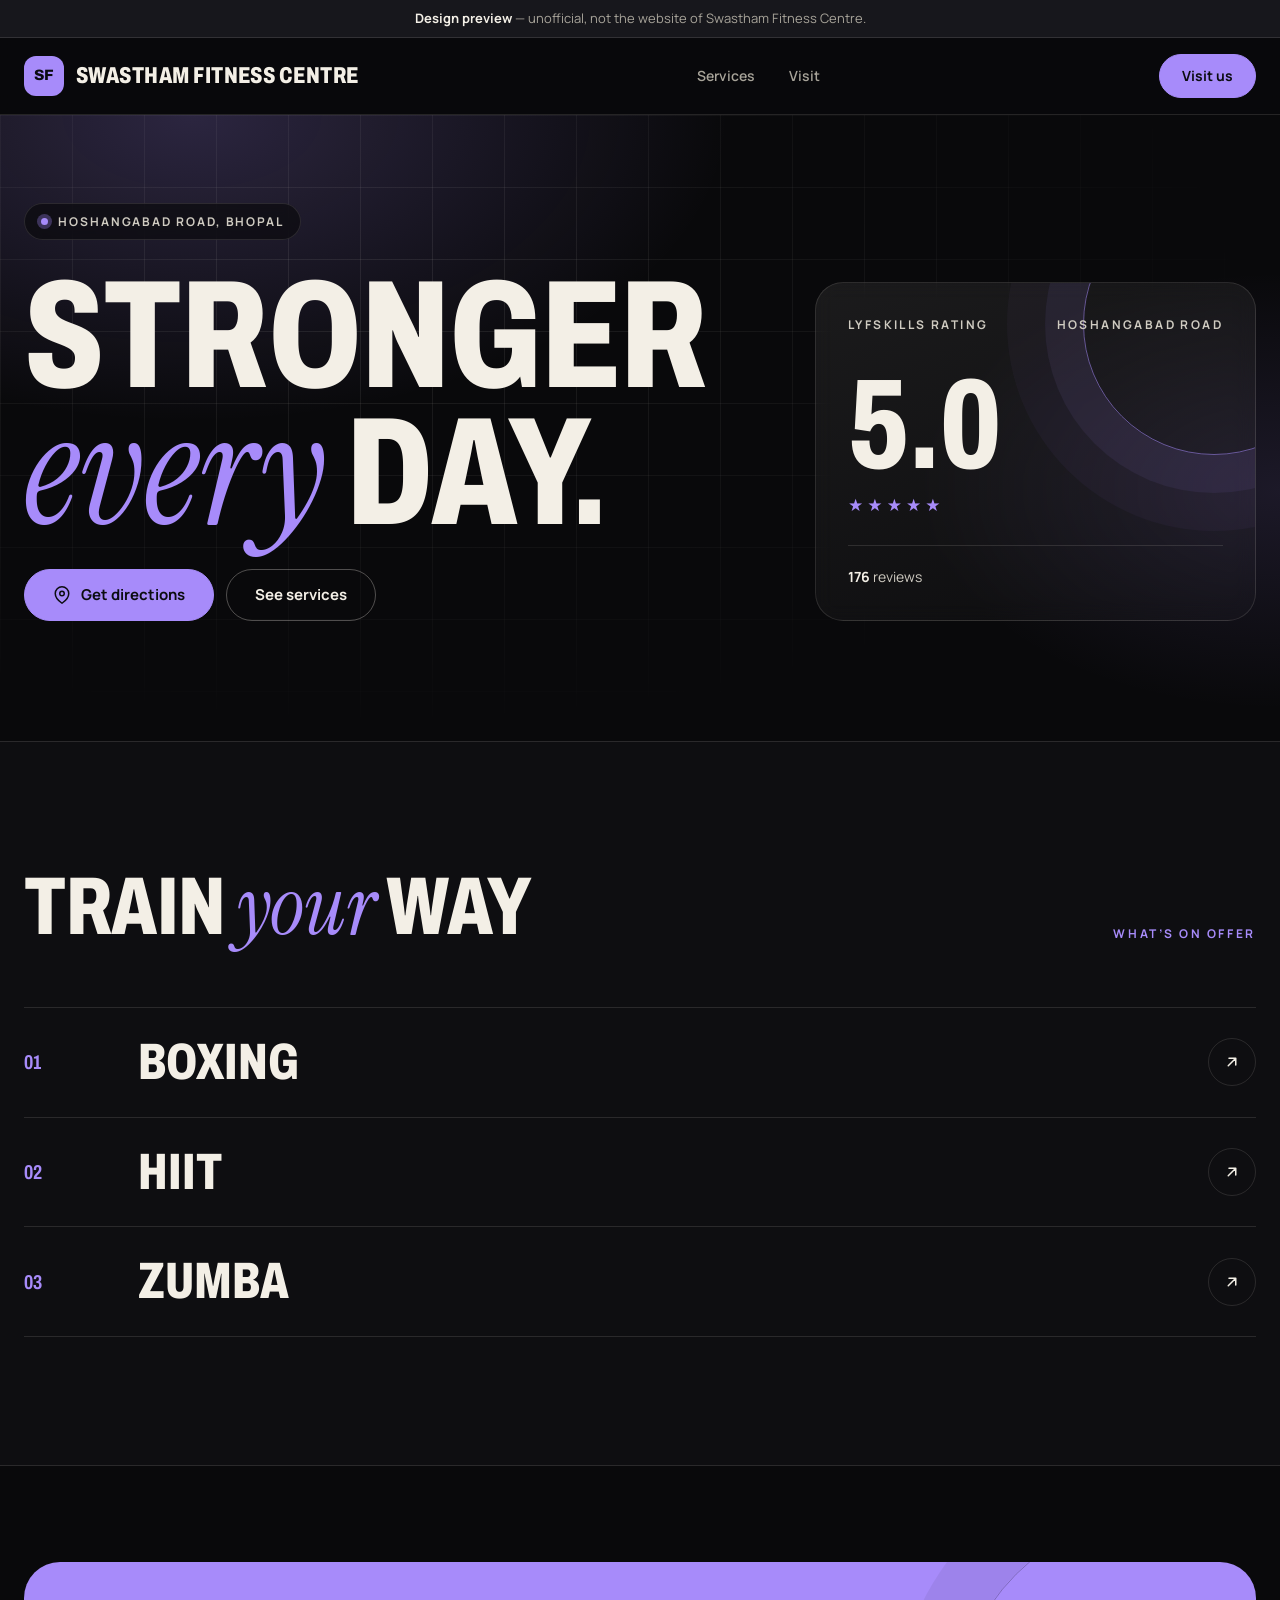
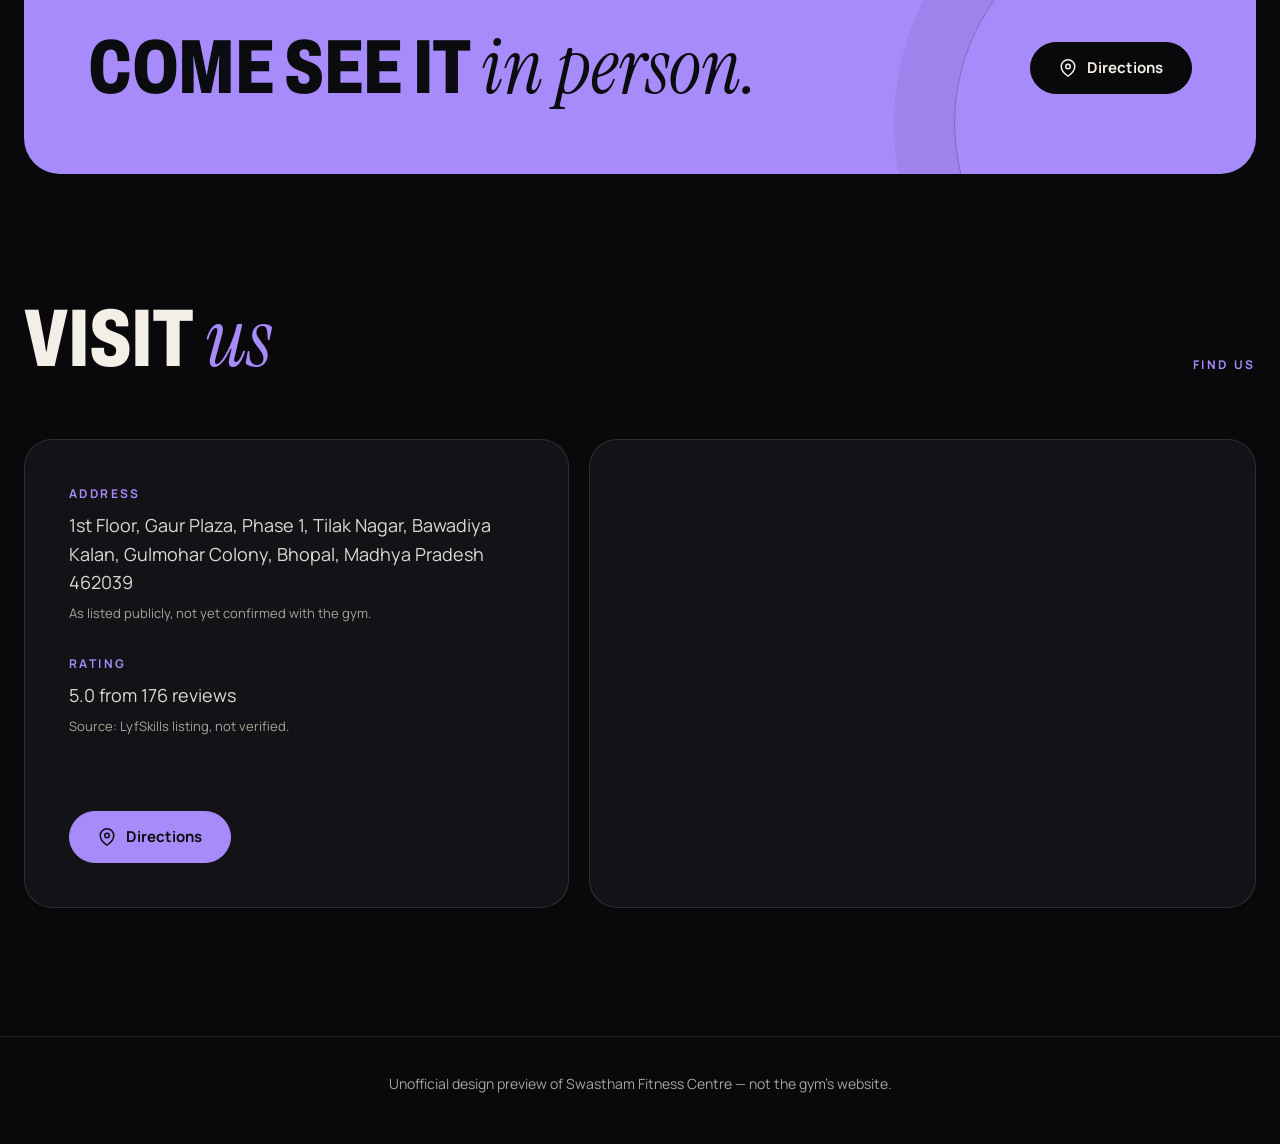
<file: sites/swastham-fitness/index.html>
<!DOCTYPE html>
<html lang="en">
<head>
  <meta charset="UTF-8">
  <meta name="viewport" content="width=device-width, initial-scale=1.0">
  <title>Swastham Fitness Centre | Design preview (unofficial)</title>
  <meta name="description" content="Unofficial design preview for Swastham Fitness Centre, Hoshangabad Road, Bhopal.">
  <meta name="robots" content="noindex, nofollow">
  <meta name="theme-color" content="#09090b">
  <meta property="og:type" content="website">
  <meta property="og:title" content="Swastham Fitness Centre | Design preview (unofficial)">
  <meta property="og:description" content="Unofficial design preview for Swastham Fitness Centre, Hoshangabad Road, Bhopal.">
  <link rel="icon" href="data:image/svg+xml,%3Csvg%20xmlns%3D%22http%3A%2F%2Fwww.w3.org%2F2000%2Fsvg%22%20viewBox%3D%220%200%2064%2064%22%3E%3Crect%20width%3D%2264%22%20height%3D%2264%22%20rx%3D%2216%22%20fill%3D%22%23a78bfa%22%2F%3E%3Ctext%20x%3D%2232%22%20y%3D%2242%22%20font-family%3D%22Arial%22%20font-weight%3D%22800%22%20font-size%3D%2226%22%20text-anchor%3D%22middle%22%20fill%3D%22%230b0c10%22%3ESF%3C%2Ftext%3E%3C%2Fsvg%3E">
  <link rel="preconnect" href="https://fonts.googleapis.com">
  <link rel="preconnect" href="https://fonts.gstatic.com" crossorigin>
  <link href="https://fonts.googleapis.com/css2?family=Archivo:wdth,wght@62..125,500..900&family=Instrument+Serif:ital@0;1&family=Manrope:wght@400;500;600;700&display=swap" rel="stylesheet">
  <link rel="stylesheet" href="assets/css/style.css">
  <style>:root{--accent:#a78bfa;--accent-rgb:167,139,250;--on-accent:#0b0c10}</style>
  <script>document.documentElement.classList.add("js");setTimeout(function(){if(!window.__gymOk)document.documentElement.classList.add("reveal-all")},2500)</script>
</head>
<body>
  <a class="skip" href="#main">Skip to content</a>
  <div class="top">
  <div class="preview-bar" role="region" aria-label="Design preview notice"><strong>Design preview</strong><span class="pb-long"> &mdash; unofficial, not the website of Swastham Fitness Centre.</span><span class="pb-short"> &middot; unofficial</span></div>
  <header class="site-header">
    <div class="wrap nav">
      <a class="brand" href="#" aria-label="Swastham Fitness Centre home"><span class="brand-mark">SF</span><span class="brand-name">Swastham Fitness Centre</span></a>
      <button class="menu-btn" type="button" aria-label="Menu" aria-expanded="false" aria-controls="nav-links"><span></span></button>
      <nav id="nav-links" class="nav-links" aria-label="Main">
        <a href="#services">Services</a>
        <a href="#visit">Visit</a>
      </nav>
      <a class="btn sm nav-cta" href="#visit">Visit us</a>
    </div>
  </header>
  </div>

  <main id="main">
    <section class="hero">
      
      <div class="wrap hero-grid">
        <div>
          <span class="pill"><i></i>Hoshangabad Road, Bhopal</span>
          <h1 class="disp h1"><span class="sr">Swastham Fitness Centre: </span>Stronger<br><em class="serif">every</em> day.</h1>
          
          <div class="cta">
            <a class="btn" target="_blank" rel="noopener" href="https://www.google.com/maps/search/?api=1&query=Swastham+Fitness+Centre+Hoshangabad+Road+Bhopal"><svg viewBox="0 0 24 24" fill="none" stroke="currentColor" stroke-width="2" stroke-linecap="round" stroke-linejoin="round" aria-hidden="true"><path d="M21 10c0 7-9 13-9 13s-9-6-9-13a9 9 0 0 1 18 0z"/><circle cx="12" cy="10" r="3"/></svg>Get directions</a>
            <a class="btn ghost" href="#services">See services</a>
          </div>
        </div>
        <aside class="pass reveal" aria-label="Rating"><div class="tag"><span>LyfSkills rating</span><span>Hoshangabad Road</span></div><div class="score">5.0</div><div class="stars" style="--p:100%" role="img" aria-label="Rated 5.0 out of 5">&#9733;&#9733;&#9733;&#9733;&#9733;</div><div class="meta"><span><b>176</b> reviews</span></div></aside>
      </div>
    </section>

    <section id="services" class="section alt">
      <div class="wrap">
        <div class="sec-head reveal"><h2 class="disp h2">Train <em class="serif">your</em> way</h2><span class="eyebrow">What&rsquo;s on offer</span></div>
        <ul class="list">
        <li class="reveal nop"><span class="no" aria-hidden="true">01</span><h3>Boxing</h3><a class="go" href="#visit" aria-label="Contact Swastham Fitness Centre about Boxing"><svg viewBox="0 0 24 24" fill="none" stroke="currentColor" stroke-width="2" stroke-linecap="round" stroke-linejoin="round" aria-hidden="true"><path d="M7 17 17 7M8 7h9v9"/></svg></a></li>
        <li class="reveal nop"><span class="no" aria-hidden="true">02</span><h3>HIIT</h3><a class="go" href="#visit" aria-label="Contact Swastham Fitness Centre about HIIT"><svg viewBox="0 0 24 24" fill="none" stroke="currentColor" stroke-width="2" stroke-linecap="round" stroke-linejoin="round" aria-hidden="true"><path d="M7 17 17 7M8 7h9v9"/></svg></a></li>
        <li class="reveal nop"><span class="no" aria-hidden="true">03</span><h3>Zumba</h3><a class="go" href="#visit" aria-label="Contact Swastham Fitness Centre about Zumba"><svg viewBox="0 0 24 24" fill="none" stroke="currentColor" stroke-width="2" stroke-linecap="round" stroke-linejoin="round" aria-hidden="true"><path d="M7 17 17 7M8 7h9v9"/></svg></a></li>
        </ul>
      </div>
    </section>

    <section class="section">
      <div class="wrap">
        <div class="cta-block reveal">
          <h2 class="disp">Come see it <em class="serif">in person.</em></h2>
          <div class="cta"><a class="btn dark" target="_blank" rel="noopener" href="https://www.google.com/maps/search/?api=1&query=Swastham+Fitness+Centre+Hoshangabad+Road+Bhopal"><svg viewBox="0 0 24 24" fill="none" stroke="currentColor" stroke-width="2" stroke-linecap="round" stroke-linejoin="round" aria-hidden="true"><path d="M21 10c0 7-9 13-9 13s-9-6-9-13a9 9 0 0 1 18 0z"/><circle cx="12" cy="10" r="3"/></svg>Directions</a></div>
        </div>
      </div>
    </section>

    <section id="visit" class="section">
      <div class="wrap">
        <div class="sec-head reveal"><h2 class="disp h2">Visit <em class="serif">us</em></h2><span class="eyebrow">Find us</span></div>
        <div class="visit">
          <div class="info reveal">
            <dl>
              <div><dt>Address</dt><dd>1st Floor, Gaur Plaza, Phase 1, Tilak Nagar, Bawadiya Kalan, Gulmohar Colony, Bhopal, Madhya Pradesh 462039<span class="note">As listed publicly, not yet confirmed with the gym.</span></dd></div>
              <div><dt>Rating</dt><dd>5.0 from 176 reviews<span class="note">Source: LyfSkills listing, not verified.</span></dd></div>
            </dl>
            <div class="cta"><a class="btn" target="_blank" rel="noopener" href="https://www.google.com/maps/search/?api=1&query=Swastham+Fitness+Centre+Hoshangabad+Road+Bhopal"><svg viewBox="0 0 24 24" fill="none" stroke="currentColor" stroke-width="2" stroke-linecap="round" stroke-linejoin="round" aria-hidden="true"><path d="M21 10c0 7-9 13-9 13s-9-6-9-13a9 9 0 0 1 18 0z"/><circle cx="12" cy="10" r="3"/></svg>Directions</a></div>
          </div>
          <div class="map reveal"><iframe title="Map to Swastham Fitness Centre" src="https://www.google.com/maps?q=Swastham+Fitness+Centre+Hoshangabad+Road+Bhopal&output=embed" loading="lazy" referrerpolicy="no-referrer-when-downgrade" allowfullscreen></iframe></div>
        </div>
      </div>
    </section>
  </main>

  <footer>
    <div class="wrap">
      <p>Unofficial design preview of Swastham Fitness Centre &mdash; not the gym&rsquo;s website.</p>
    </div>
  </footer>
  <nav class="mobile-bar" aria-label="Quick contact"><a class="btn" target="_blank" rel="noopener" href="https://www.google.com/maps/search/?api=1&query=Swastham+Fitness+Centre+Hoshangabad+Road+Bhopal"><svg viewBox="0 0 24 24" fill="none" stroke="currentColor" stroke-width="2" stroke-linecap="round" stroke-linejoin="round" aria-hidden="true"><path d="M21 10c0 7-9 13-9 13s-9-6-9-13a9 9 0 0 1 18 0z"/><circle cx="12" cy="10" r="3"/></svg>Get directions</a></nav>
  <script src="assets/js/main.js"></script>
</body>
</html>
</file>
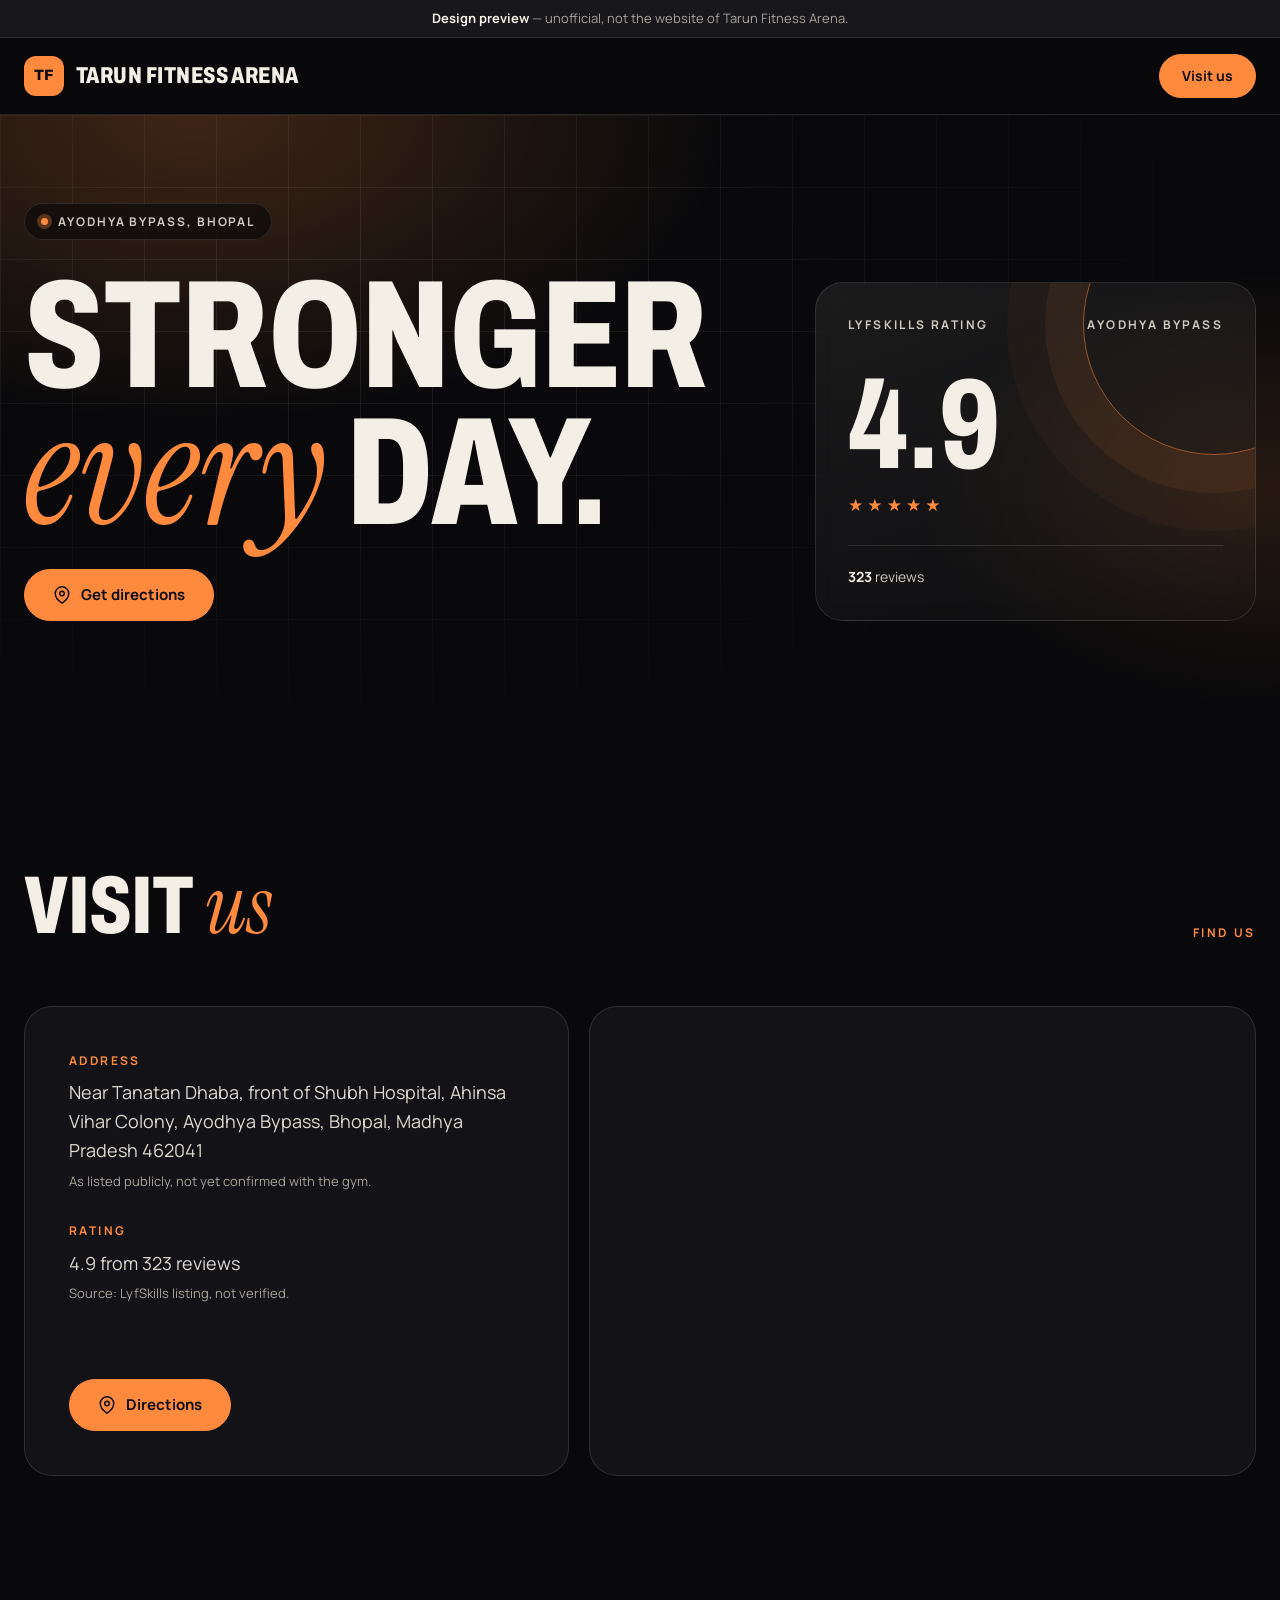
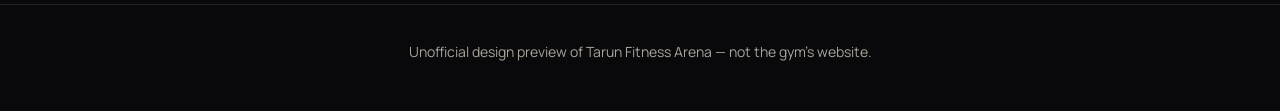
<file: sites/tarun-fitness-arena/index.html>
<!DOCTYPE html>
<html lang="en">
<head>
  <meta charset="UTF-8">
  <meta name="viewport" content="width=device-width, initial-scale=1.0">
  <title>Tarun Fitness Arena | Design preview (unofficial)</title>
  <meta name="description" content="Unofficial design preview for Tarun Fitness Arena, Ayodhya Bypass, Bhopal.">
  <meta name="robots" content="noindex, nofollow">
  <meta name="theme-color" content="#09090b">
  <meta property="og:type" content="website">
  <meta property="og:title" content="Tarun Fitness Arena | Design preview (unofficial)">
  <meta property="og:description" content="Unofficial design preview for Tarun Fitness Arena, Ayodhya Bypass, Bhopal.">
  <link rel="icon" href="data:image/svg+xml,%3Csvg%20xmlns%3D%22http%3A%2F%2Fwww.w3.org%2F2000%2Fsvg%22%20viewBox%3D%220%200%2064%2064%22%3E%3Crect%20width%3D%2264%22%20height%3D%2264%22%20rx%3D%2216%22%20fill%3D%22%23ff8a3d%22%2F%3E%3Ctext%20x%3D%2232%22%20y%3D%2242%22%20font-family%3D%22Arial%22%20font-weight%3D%22800%22%20font-size%3D%2226%22%20text-anchor%3D%22middle%22%20fill%3D%22%230b0c10%22%3ETF%3C%2Ftext%3E%3C%2Fsvg%3E">
  <link rel="preconnect" href="https://fonts.googleapis.com">
  <link rel="preconnect" href="https://fonts.gstatic.com" crossorigin>
  <link href="https://fonts.googleapis.com/css2?family=Archivo:wdth,wght@62..125,500..900&family=Instrument+Serif:ital@0;1&family=Manrope:wght@400;500;600;700&display=swap" rel="stylesheet">
  <link rel="stylesheet" href="assets/css/style.css">
  <style>:root{--accent:#ff8a3d;--accent-rgb:255,138,61;--on-accent:#0b0c10}</style>
  <script>document.documentElement.classList.add("js");setTimeout(function(){if(!window.__gymOk)document.documentElement.classList.add("reveal-all")},2500)</script>
</head>
<body>
  <a class="skip" href="#main">Skip to content</a>
  <div class="top">
  <div class="preview-bar" role="region" aria-label="Design preview notice"><strong>Design preview</strong><span class="pb-long"> &mdash; unofficial, not the website of Tarun Fitness Arena.</span><span class="pb-short"> &middot; unofficial</span></div>
  <header class="site-header">
    <div class="wrap nav nomenu">
      <a class="brand" href="#" aria-label="Tarun Fitness Arena home"><span class="brand-mark">TF</span><span class="brand-name">Tarun Fitness Arena</span></a>
      
      <a class="btn sm nav-cta" href="#visit">Visit us</a>
    </div>
  </header>
  </div>

  <main id="main">
    <section class="hero">
      
      <div class="wrap hero-grid">
        <div>
          <span class="pill"><i></i>Ayodhya Bypass, Bhopal</span>
          <h1 class="disp h1"><span class="sr">Tarun Fitness Arena: </span>Stronger<br><em class="serif">every</em> day.</h1>
          
          <div class="cta">
            <a class="btn" target="_blank" rel="noopener" href="https://www.google.com/maps/search/?api=1&query=Tarun+Fitness+Arena+Ayodhya+Bypass+Bhopal"><svg viewBox="0 0 24 24" fill="none" stroke="currentColor" stroke-width="2" stroke-linecap="round" stroke-linejoin="round" aria-hidden="true"><path d="M21 10c0 7-9 13-9 13s-9-6-9-13a9 9 0 0 1 18 0z"/><circle cx="12" cy="10" r="3"/></svg>Get directions</a>
            
          </div>
        </div>
        <aside class="pass reveal" aria-label="Rating"><div class="tag"><span>LyfSkills rating</span><span>Ayodhya Bypass</span></div><div class="score">4.9</div><div class="stars" style="--p:98%" role="img" aria-label="Rated 4.9 out of 5">&#9733;&#9733;&#9733;&#9733;&#9733;</div><div class="meta"><span><b>323</b> reviews</span></div></aside>
      </div>
    </section>

    <section id="visit" class="section">
      <div class="wrap">
        <div class="sec-head reveal"><h2 class="disp h2">Visit <em class="serif">us</em></h2><span class="eyebrow">Find us</span></div>
        <div class="visit">
          <div class="info reveal">
            <dl>
              <div><dt>Address</dt><dd>Near Tanatan Dhaba, front of Shubh Hospital, Ahinsa Vihar Colony, Ayodhya Bypass, Bhopal, Madhya Pradesh 462041<span class="note">As listed publicly, not yet confirmed with the gym.</span></dd></div>
              <div><dt>Rating</dt><dd>4.9 from 323 reviews<span class="note">Source: LyfSkills listing, not verified.</span></dd></div>
            </dl>
            <div class="cta"><a class="btn" target="_blank" rel="noopener" href="https://www.google.com/maps/search/?api=1&query=Tarun+Fitness+Arena+Ayodhya+Bypass+Bhopal"><svg viewBox="0 0 24 24" fill="none" stroke="currentColor" stroke-width="2" stroke-linecap="round" stroke-linejoin="round" aria-hidden="true"><path d="M21 10c0 7-9 13-9 13s-9-6-9-13a9 9 0 0 1 18 0z"/><circle cx="12" cy="10" r="3"/></svg>Directions</a></div>
          </div>
          <div class="map reveal"><iframe title="Map to Tarun Fitness Arena" src="https://www.google.com/maps?q=Tarun+Fitness+Arena+Ayodhya+Bypass+Bhopal&output=embed" loading="lazy" referrerpolicy="no-referrer-when-downgrade" allowfullscreen></iframe></div>
        </div>
      </div>
    </section>
  </main>

  <footer>
    <div class="wrap">
      <p>Unofficial design preview of Tarun Fitness Arena &mdash; not the gym&rsquo;s website.</p>
    </div>
  </footer>
  <nav class="mobile-bar" aria-label="Quick contact"><a class="btn" target="_blank" rel="noopener" href="https://www.google.com/maps/search/?api=1&query=Tarun+Fitness+Arena+Ayodhya+Bypass+Bhopal"><svg viewBox="0 0 24 24" fill="none" stroke="currentColor" stroke-width="2" stroke-linecap="round" stroke-linejoin="round" aria-hidden="true"><path d="M21 10c0 7-9 13-9 13s-9-6-9-13a9 9 0 0 1 18 0z"/><circle cx="12" cy="10" r="3"/></svg>Get directions</a></nav>
  <script src="assets/js/main.js"></script>
</body>
</html>
</file>
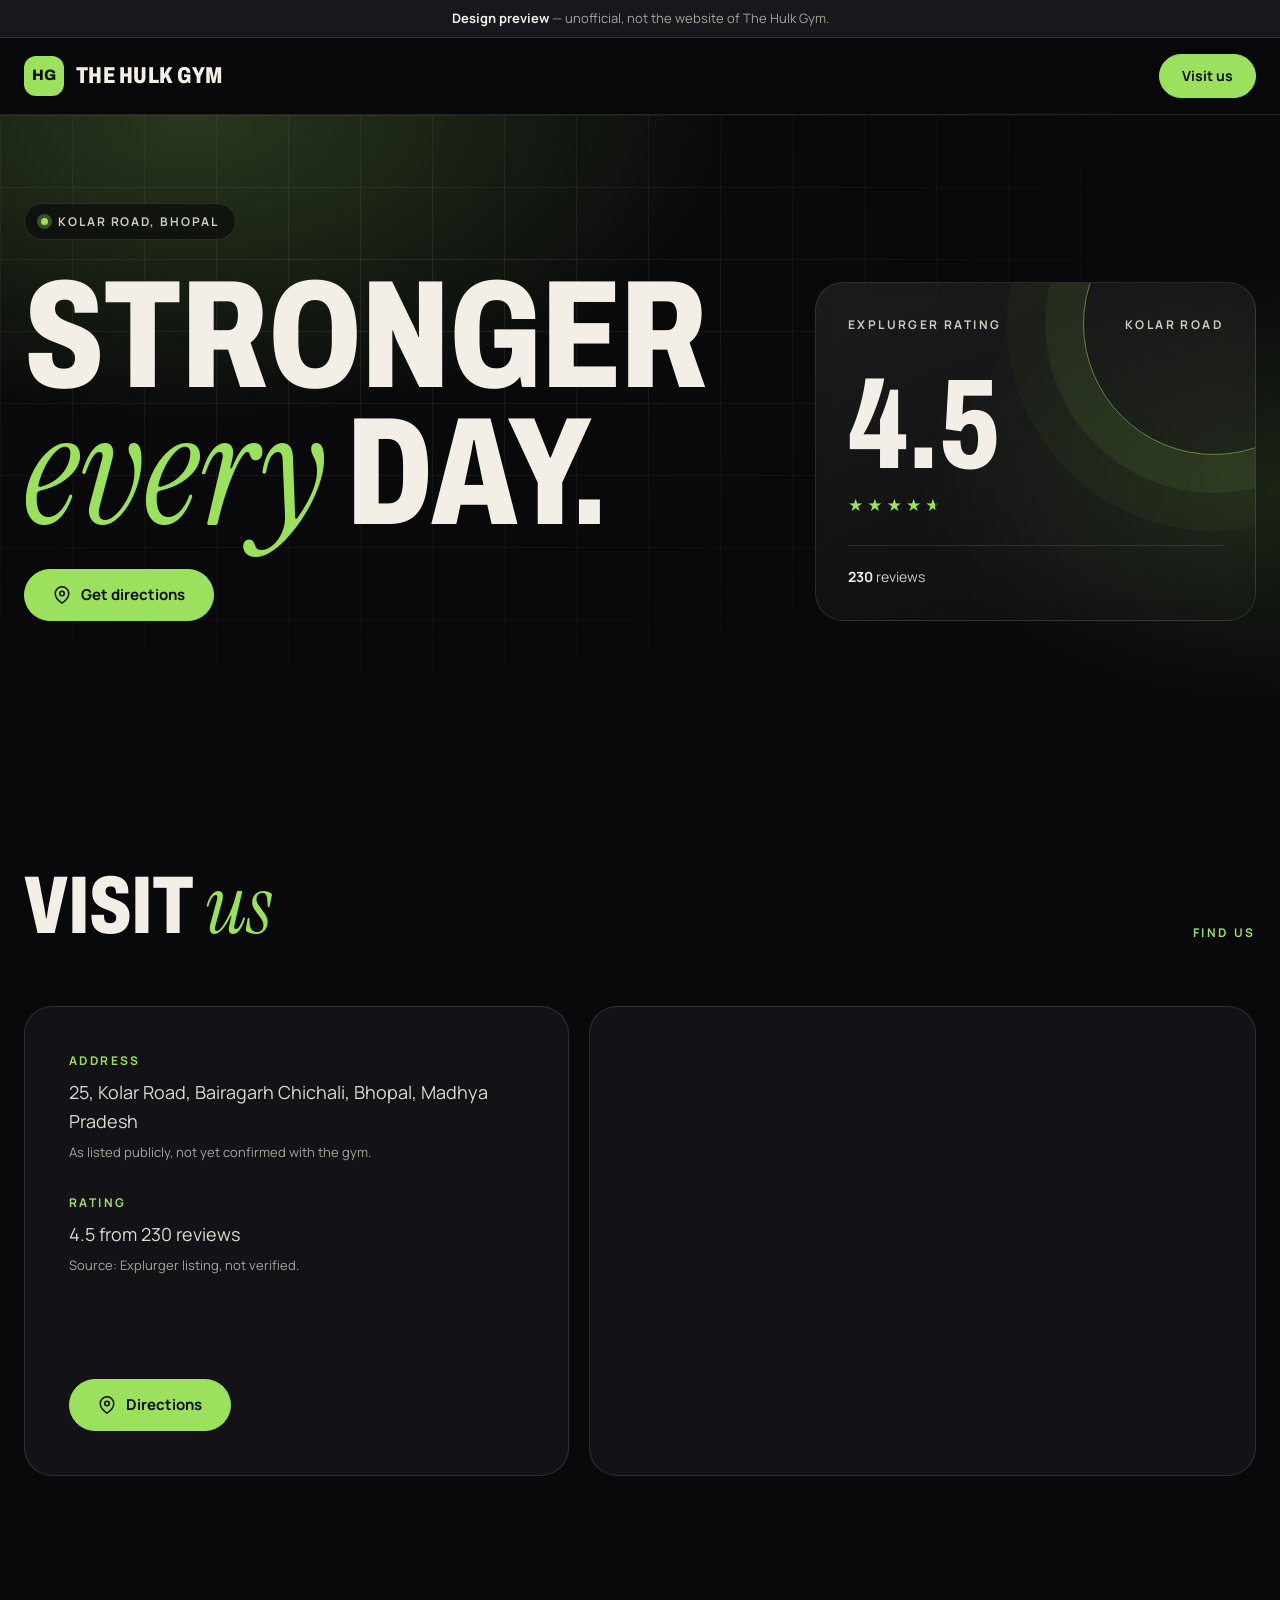
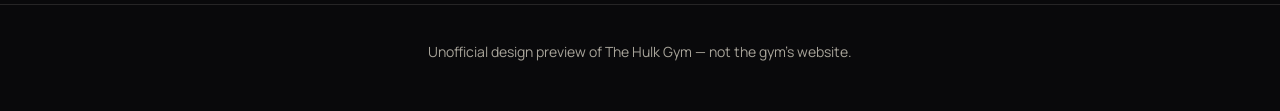
<file: sites/the-hulk-gym/index.html>
<!DOCTYPE html>
<html lang="en">
<head>
  <meta charset="UTF-8">
  <meta name="viewport" content="width=device-width, initial-scale=1.0">
  <title>The Hulk Gym | Design preview (unofficial)</title>
  <meta name="description" content="Unofficial design preview for The Hulk Gym, Kolar Road, Bhopal.">
  <meta name="robots" content="noindex, nofollow">
  <meta name="theme-color" content="#09090b">
  <meta property="og:type" content="website">
  <meta property="og:title" content="The Hulk Gym | Design preview (unofficial)">
  <meta property="og:description" content="Unofficial design preview for The Hulk Gym, Kolar Road, Bhopal.">
  <link rel="icon" href="data:image/svg+xml,%3Csvg%20xmlns%3D%22http%3A%2F%2Fwww.w3.org%2F2000%2Fsvg%22%20viewBox%3D%220%200%2064%2064%22%3E%3Crect%20width%3D%2264%22%20height%3D%2264%22%20rx%3D%2216%22%20fill%3D%22%239be15d%22%2F%3E%3Ctext%20x%3D%2232%22%20y%3D%2242%22%20font-family%3D%22Arial%22%20font-weight%3D%22800%22%20font-size%3D%2226%22%20text-anchor%3D%22middle%22%20fill%3D%22%230b0c10%22%3EHG%3C%2Ftext%3E%3C%2Fsvg%3E">
  <link rel="preconnect" href="https://fonts.googleapis.com">
  <link rel="preconnect" href="https://fonts.gstatic.com" crossorigin>
  <link href="https://fonts.googleapis.com/css2?family=Archivo:wdth,wght@62..125,500..900&family=Instrument+Serif:ital@0;1&family=Manrope:wght@400;500;600;700&display=swap" rel="stylesheet">
  <link rel="stylesheet" href="assets/css/style.css">
  <style>:root{--accent:#9be15d;--accent-rgb:155,225,93;--on-accent:#0b0c10}</style>
  <script>document.documentElement.classList.add("js");setTimeout(function(){if(!window.__gymOk)document.documentElement.classList.add("reveal-all")},2500)</script>
</head>
<body>
  <a class="skip" href="#main">Skip to content</a>
  <div class="top">
  <div class="preview-bar" role="region" aria-label="Design preview notice"><strong>Design preview</strong><span class="pb-long"> &mdash; unofficial, not the website of The Hulk Gym.</span><span class="pb-short"> &middot; unofficial</span></div>
  <header class="site-header">
    <div class="wrap nav nomenu">
      <a class="brand" href="#" aria-label="The Hulk Gym home"><span class="brand-mark">HG</span><span class="brand-name">The Hulk Gym</span></a>
      
      <a class="btn sm nav-cta" href="#visit">Visit us</a>
    </div>
  </header>
  </div>

  <main id="main">
    <section class="hero">
      
      <div class="wrap hero-grid">
        <div>
          <span class="pill"><i></i>Kolar Road, Bhopal</span>
          <h1 class="disp h1"><span class="sr">The Hulk Gym: </span>Stronger<br><em class="serif">every</em> day.</h1>
          
          <div class="cta">
            <a class="btn" target="_blank" rel="noopener" href="https://www.google.com/maps/search/?api=1&query=The+Hulk+Gym+Kolar+Road+Bhopal"><svg viewBox="0 0 24 24" fill="none" stroke="currentColor" stroke-width="2" stroke-linecap="round" stroke-linejoin="round" aria-hidden="true"><path d="M21 10c0 7-9 13-9 13s-9-6-9-13a9 9 0 0 1 18 0z"/><circle cx="12" cy="10" r="3"/></svg>Get directions</a>
            
          </div>
        </div>
        <aside class="pass reveal" aria-label="Rating"><div class="tag"><span>Explurger rating</span><span>Kolar Road</span></div><div class="score">4.5</div><div class="stars" style="--p:90%" role="img" aria-label="Rated 4.5 out of 5">&#9733;&#9733;&#9733;&#9733;&#9733;</div><div class="meta"><span><b>230</b> reviews</span></div></aside>
      </div>
    </section>

    <section id="visit" class="section">
      <div class="wrap">
        <div class="sec-head reveal"><h2 class="disp h2">Visit <em class="serif">us</em></h2><span class="eyebrow">Find us</span></div>
        <div class="visit">
          <div class="info reveal">
            <dl>
              <div><dt>Address</dt><dd>25, Kolar Road, Bairagarh Chichali, Bhopal, Madhya Pradesh<span class="note">As listed publicly, not yet confirmed with the gym.</span></dd></div>
              <div><dt>Rating</dt><dd>4.5 from 230 reviews<span class="note">Source: Explurger listing, not verified.</span></dd></div>
            </dl>
            <div class="cta"><a class="btn" target="_blank" rel="noopener" href="https://www.google.com/maps/search/?api=1&query=The+Hulk+Gym+Kolar+Road+Bhopal"><svg viewBox="0 0 24 24" fill="none" stroke="currentColor" stroke-width="2" stroke-linecap="round" stroke-linejoin="round" aria-hidden="true"><path d="M21 10c0 7-9 13-9 13s-9-6-9-13a9 9 0 0 1 18 0z"/><circle cx="12" cy="10" r="3"/></svg>Directions</a></div>
          </div>
          <div class="map reveal"><iframe title="Map to The Hulk Gym" src="https://www.google.com/maps?q=The+Hulk+Gym+Kolar+Road+Bhopal&output=embed" loading="lazy" referrerpolicy="no-referrer-when-downgrade" allowfullscreen></iframe></div>
        </div>
      </div>
    </section>
  </main>

  <footer>
    <div class="wrap">
      <p>Unofficial design preview of The Hulk Gym &mdash; not the gym&rsquo;s website.</p>
    </div>
  </footer>
  <nav class="mobile-bar" aria-label="Quick contact"><a class="btn" target="_blank" rel="noopener" href="https://www.google.com/maps/search/?api=1&query=The+Hulk+Gym+Kolar+Road+Bhopal"><svg viewBox="0 0 24 24" fill="none" stroke="currentColor" stroke-width="2" stroke-linecap="round" stroke-linejoin="round" aria-hidden="true"><path d="M21 10c0 7-9 13-9 13s-9-6-9-13a9 9 0 0 1 18 0z"/><circle cx="12" cy="10" r="3"/></svg>Get directions</a></nav>
  <script src="assets/js/main.js"></script>
</body>
</html>
</file>
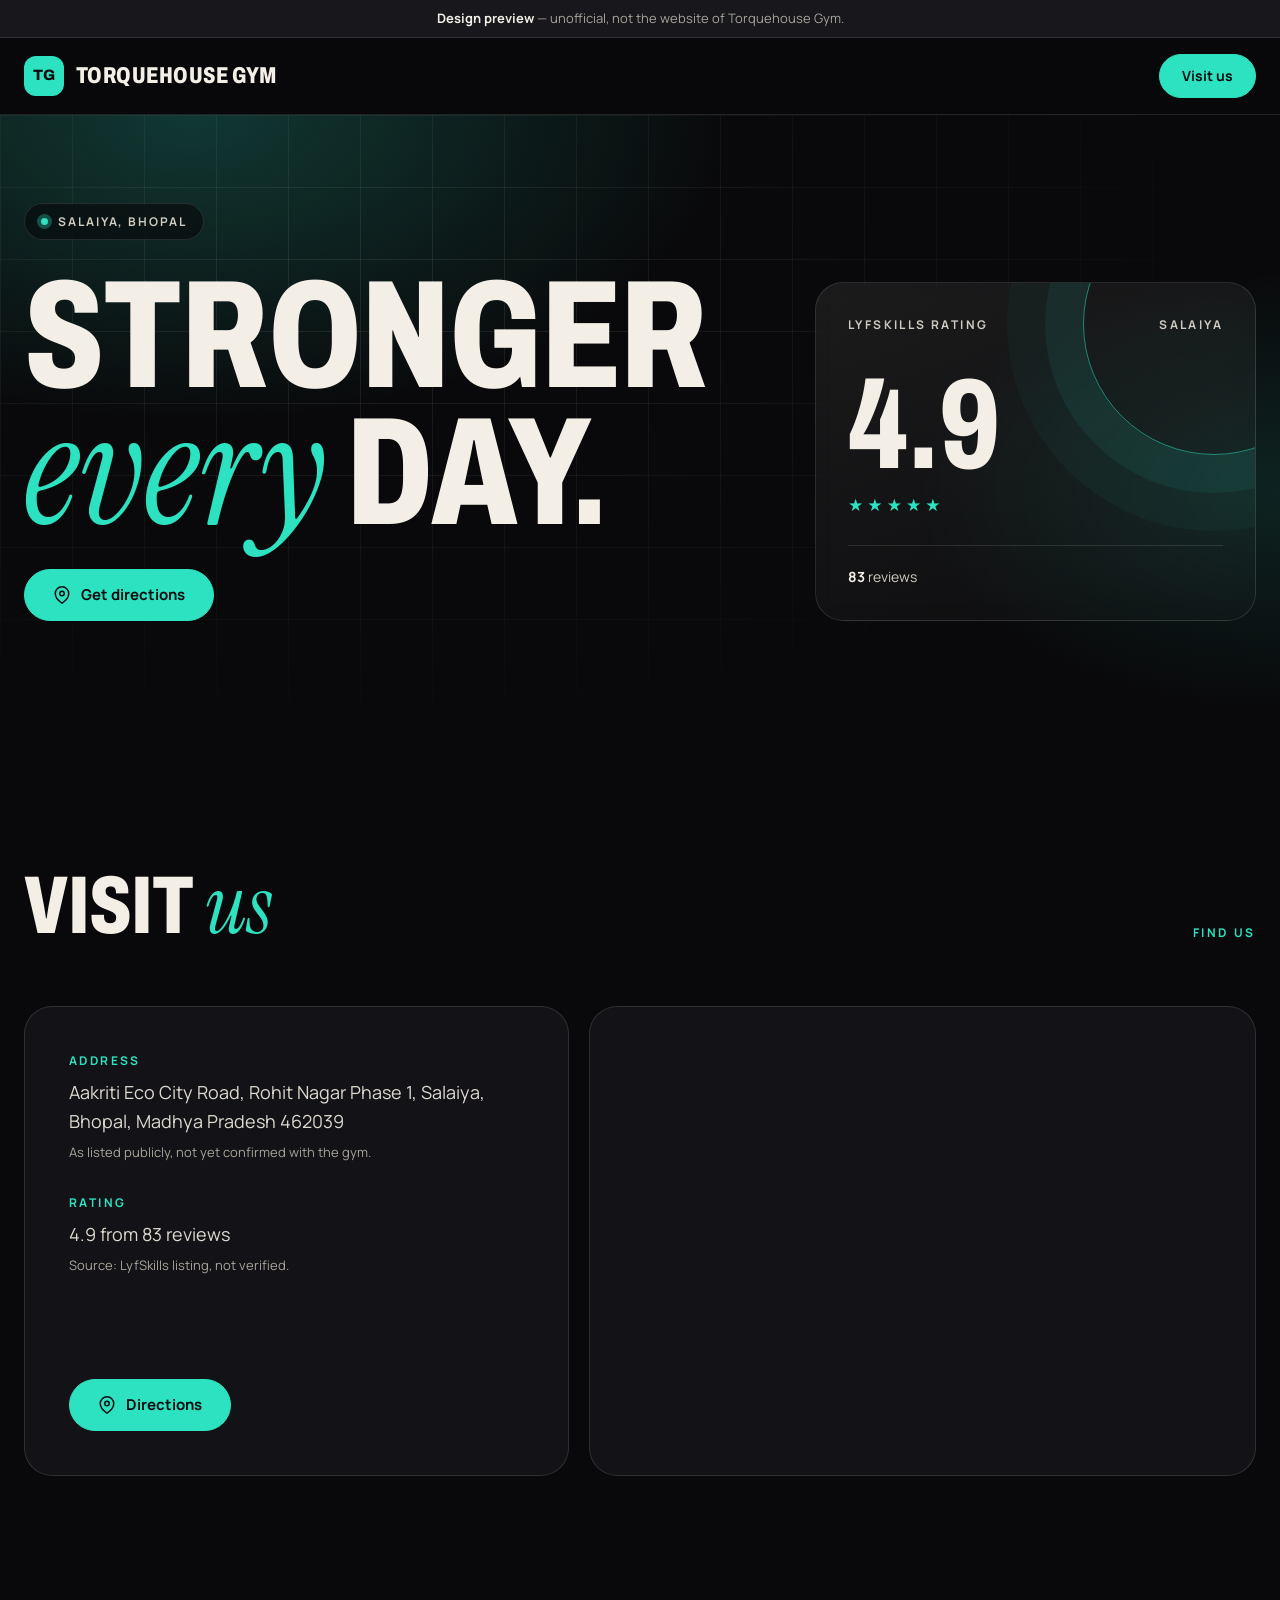
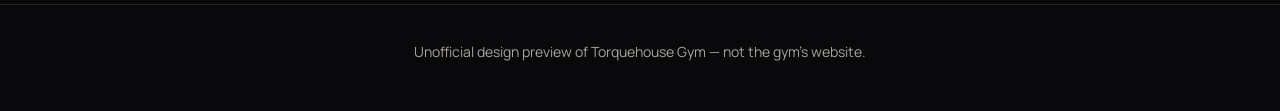
<file: sites/torquehouse-gym/index.html>
<!DOCTYPE html>
<html lang="en">
<head>
  <meta charset="UTF-8">
  <meta name="viewport" content="width=device-width, initial-scale=1.0">
  <title>Torquehouse Gym | Design preview (unofficial)</title>
  <meta name="description" content="Unofficial design preview for Torquehouse Gym, Salaiya, Bhopal.">
  <meta name="robots" content="noindex, nofollow">
  <meta name="theme-color" content="#09090b">
  <meta property="og:type" content="website">
  <meta property="og:title" content="Torquehouse Gym | Design preview (unofficial)">
  <meta property="og:description" content="Unofficial design preview for Torquehouse Gym, Salaiya, Bhopal.">
  <link rel="icon" href="data:image/svg+xml,%3Csvg%20xmlns%3D%22http%3A%2F%2Fwww.w3.org%2F2000%2Fsvg%22%20viewBox%3D%220%200%2064%2064%22%3E%3Crect%20width%3D%2264%22%20height%3D%2264%22%20rx%3D%2216%22%20fill%3D%22%232de2c0%22%2F%3E%3Ctext%20x%3D%2232%22%20y%3D%2242%22%20font-family%3D%22Arial%22%20font-weight%3D%22800%22%20font-size%3D%2226%22%20text-anchor%3D%22middle%22%20fill%3D%22%230b0c10%22%3ETG%3C%2Ftext%3E%3C%2Fsvg%3E">
  <link rel="preconnect" href="https://fonts.googleapis.com">
  <link rel="preconnect" href="https://fonts.gstatic.com" crossorigin>
  <link href="https://fonts.googleapis.com/css2?family=Archivo:wdth,wght@62..125,500..900&family=Instrument+Serif:ital@0;1&family=Manrope:wght@400;500;600;700&display=swap" rel="stylesheet">
  <link rel="stylesheet" href="assets/css/style.css">
  <style>:root{--accent:#2de2c0;--accent-rgb:45,226,192;--on-accent:#0b0c10}</style>
  <script>document.documentElement.classList.add("js");setTimeout(function(){if(!window.__gymOk)document.documentElement.classList.add("reveal-all")},2500)</script>
</head>
<body>
  <a class="skip" href="#main">Skip to content</a>
  <div class="top">
  <div class="preview-bar" role="region" aria-label="Design preview notice"><strong>Design preview</strong><span class="pb-long"> &mdash; unofficial, not the website of Torquehouse Gym.</span><span class="pb-short"> &middot; unofficial</span></div>
  <header class="site-header">
    <div class="wrap nav nomenu">
      <a class="brand" href="#" aria-label="Torquehouse Gym home"><span class="brand-mark">TG</span><span class="brand-name">Torquehouse Gym</span></a>
      
      <a class="btn sm nav-cta" href="#visit">Visit us</a>
    </div>
  </header>
  </div>

  <main id="main">
    <section class="hero">
      
      <div class="wrap hero-grid">
        <div>
          <span class="pill"><i></i>Salaiya, Bhopal</span>
          <h1 class="disp h1"><span class="sr">Torquehouse Gym: </span>Stronger<br><em class="serif">every</em> day.</h1>
          
          <div class="cta">
            <a class="btn" target="_blank" rel="noopener" href="https://www.google.com/maps/search/?api=1&query=Torquehouse+Gym+Salaiya+Bhopal"><svg viewBox="0 0 24 24" fill="none" stroke="currentColor" stroke-width="2" stroke-linecap="round" stroke-linejoin="round" aria-hidden="true"><path d="M21 10c0 7-9 13-9 13s-9-6-9-13a9 9 0 0 1 18 0z"/><circle cx="12" cy="10" r="3"/></svg>Get directions</a>
            
          </div>
        </div>
        <aside class="pass reveal" aria-label="Rating"><div class="tag"><span>LyfSkills rating</span><span>Salaiya</span></div><div class="score">4.9</div><div class="stars" style="--p:98%" role="img" aria-label="Rated 4.9 out of 5">&#9733;&#9733;&#9733;&#9733;&#9733;</div><div class="meta"><span><b>83</b> reviews</span></div></aside>
      </div>
    </section>

    <section id="visit" class="section">
      <div class="wrap">
        <div class="sec-head reveal"><h2 class="disp h2">Visit <em class="serif">us</em></h2><span class="eyebrow">Find us</span></div>
        <div class="visit">
          <div class="info reveal">
            <dl>
              <div><dt>Address</dt><dd>Aakriti Eco City Road, Rohit Nagar Phase 1, Salaiya, Bhopal, Madhya Pradesh 462039<span class="note">As listed publicly, not yet confirmed with the gym.</span></dd></div>
              <div><dt>Rating</dt><dd>4.9 from 83 reviews<span class="note">Source: LyfSkills listing, not verified.</span></dd></div>
            </dl>
            <div class="cta"><a class="btn" target="_blank" rel="noopener" href="https://www.google.com/maps/search/?api=1&query=Torquehouse+Gym+Salaiya+Bhopal"><svg viewBox="0 0 24 24" fill="none" stroke="currentColor" stroke-width="2" stroke-linecap="round" stroke-linejoin="round" aria-hidden="true"><path d="M21 10c0 7-9 13-9 13s-9-6-9-13a9 9 0 0 1 18 0z"/><circle cx="12" cy="10" r="3"/></svg>Directions</a></div>
          </div>
          <div class="map reveal"><iframe title="Map to Torquehouse Gym" src="https://www.google.com/maps?q=Torquehouse+Gym+Salaiya+Bhopal&output=embed" loading="lazy" referrerpolicy="no-referrer-when-downgrade" allowfullscreen></iframe></div>
        </div>
      </div>
    </section>
  </main>

  <footer>
    <div class="wrap">
      <p>Unofficial design preview of Torquehouse Gym &mdash; not the gym&rsquo;s website.</p>
    </div>
  </footer>
  <nav class="mobile-bar" aria-label="Quick contact"><a class="btn" target="_blank" rel="noopener" href="https://www.google.com/maps/search/?api=1&query=Torquehouse+Gym+Salaiya+Bhopal"><svg viewBox="0 0 24 24" fill="none" stroke="currentColor" stroke-width="2" stroke-linecap="round" stroke-linejoin="round" aria-hidden="true"><path d="M21 10c0 7-9 13-9 13s-9-6-9-13a9 9 0 0 1 18 0z"/><circle cx="12" cy="10" r="3"/></svg>Get directions</a></nav>
  <script src="assets/js/main.js"></script>
</body>
</html>
</file>
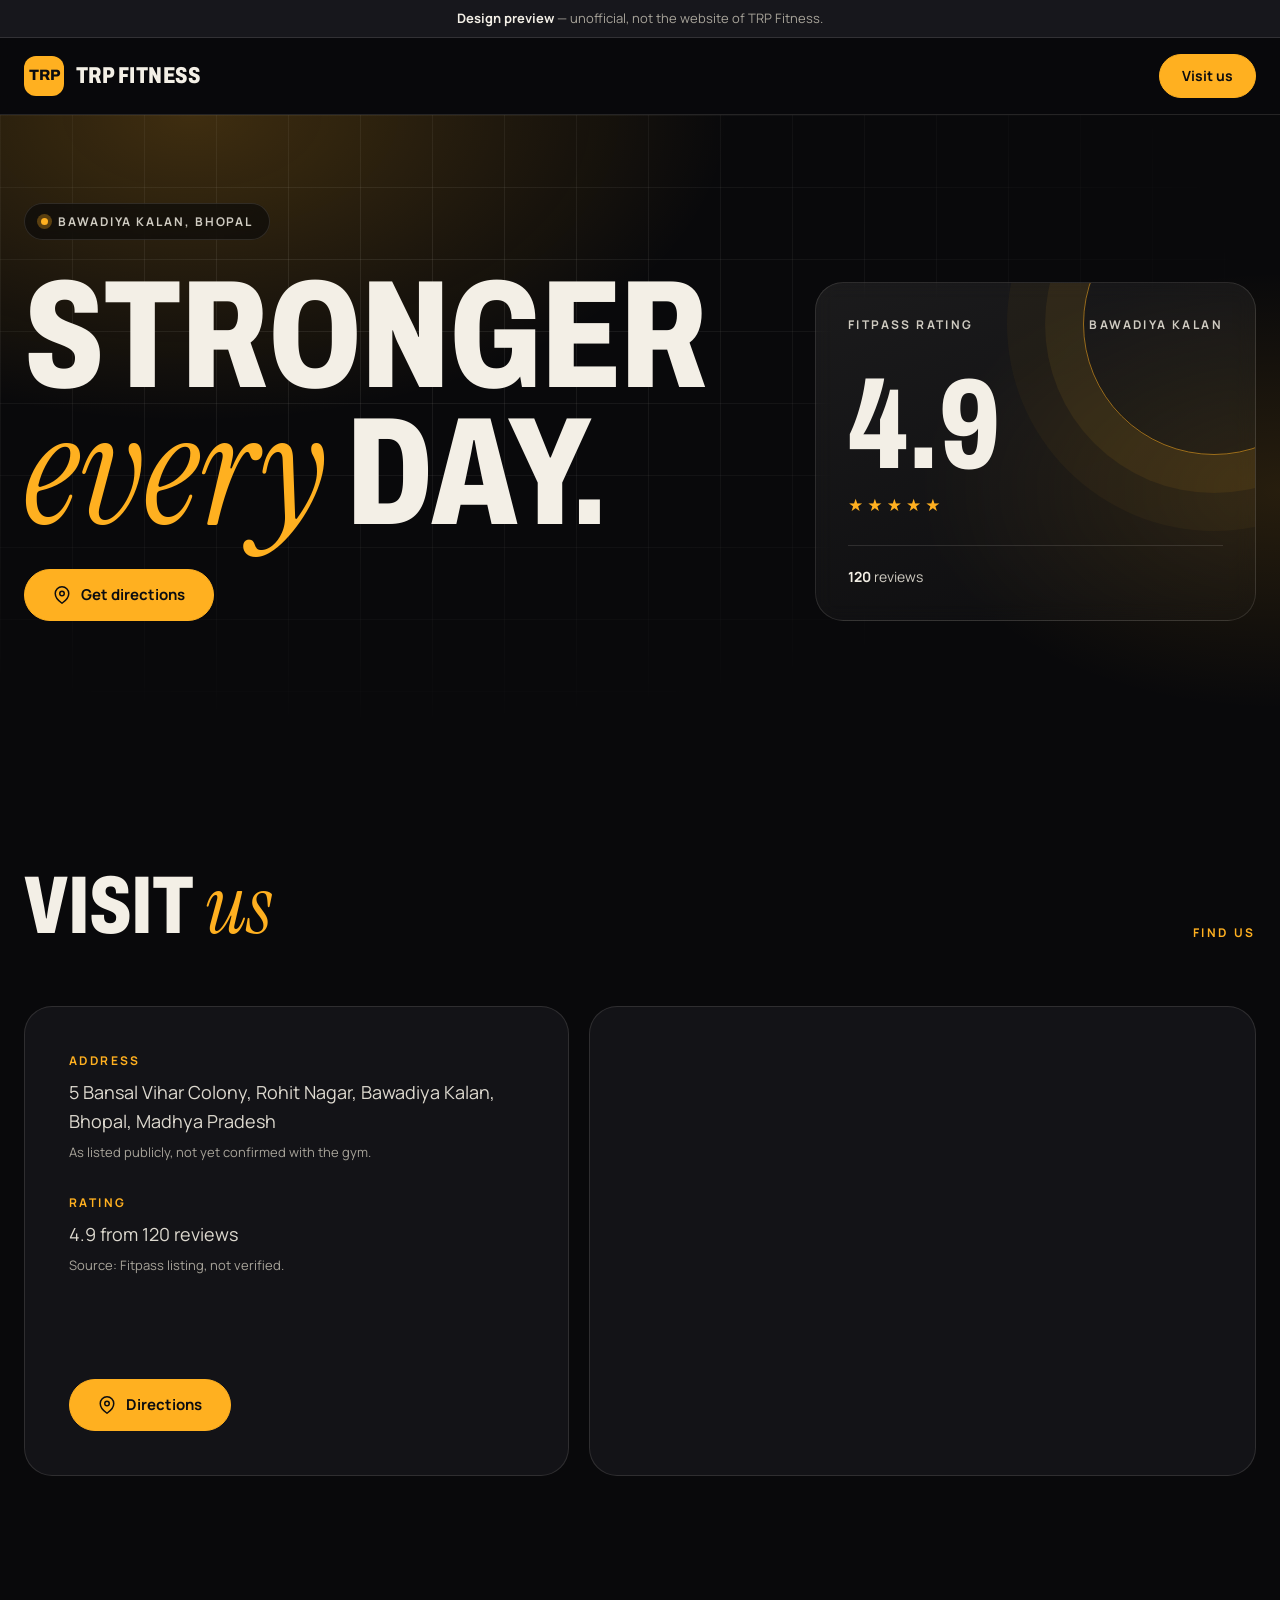
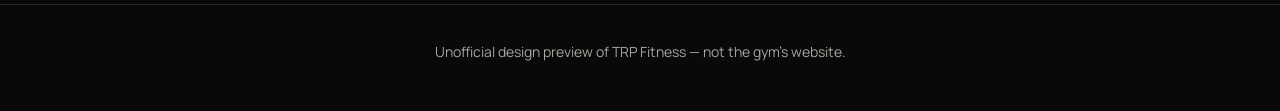
<file: sites/trp-fitness/index.html>
<!DOCTYPE html>
<html lang="en">
<head>
  <meta charset="UTF-8">
  <meta name="viewport" content="width=device-width, initial-scale=1.0">
  <title>TRP Fitness | Design preview (unofficial)</title>
  <meta name="description" content="Unofficial design preview for TRP Fitness, Bawadiya Kalan, Bhopal.">
  <meta name="robots" content="noindex, nofollow">
  <meta name="theme-color" content="#09090b">
  <meta property="og:type" content="website">
  <meta property="og:title" content="TRP Fitness | Design preview (unofficial)">
  <meta property="og:description" content="Unofficial design preview for TRP Fitness, Bawadiya Kalan, Bhopal.">
  <link rel="icon" href="data:image/svg+xml,%3Csvg%20xmlns%3D%22http%3A%2F%2Fwww.w3.org%2F2000%2Fsvg%22%20viewBox%3D%220%200%2064%2064%22%3E%3Crect%20width%3D%2264%22%20height%3D%2264%22%20rx%3D%2216%22%20fill%3D%22%23ffb020%22%2F%3E%3Ctext%20x%3D%2232%22%20y%3D%2242%22%20font-family%3D%22Arial%22%20font-weight%3D%22800%22%20font-size%3D%2220%22%20text-anchor%3D%22middle%22%20fill%3D%22%230b0c10%22%3ETRP%3C%2Ftext%3E%3C%2Fsvg%3E">
  <link rel="preconnect" href="https://fonts.googleapis.com">
  <link rel="preconnect" href="https://fonts.gstatic.com" crossorigin>
  <link href="https://fonts.googleapis.com/css2?family=Archivo:wdth,wght@62..125,500..900&family=Instrument+Serif:ital@0;1&family=Manrope:wght@400;500;600;700&display=swap" rel="stylesheet">
  <link rel="stylesheet" href="assets/css/style.css">
  <style>:root{--accent:#ffb020;--accent-rgb:255,176,32;--on-accent:#0b0c10}</style>
  <script>document.documentElement.classList.add("js");setTimeout(function(){if(!window.__gymOk)document.documentElement.classList.add("reveal-all")},2500)</script>
</head>
<body>
  <a class="skip" href="#main">Skip to content</a>
  <div class="top">
  <div class="preview-bar" role="region" aria-label="Design preview notice"><strong>Design preview</strong><span class="pb-long"> &mdash; unofficial, not the website of TRP Fitness.</span><span class="pb-short"> &middot; unofficial</span></div>
  <header class="site-header">
    <div class="wrap nav nomenu">
      <a class="brand" href="#" aria-label="TRP Fitness home"><span class="brand-mark">TRP</span><span class="brand-name">TRP Fitness</span></a>
      
      <a class="btn sm nav-cta" href="#visit">Visit us</a>
    </div>
  </header>
  </div>

  <main id="main">
    <section class="hero">
      
      <div class="wrap hero-grid">
        <div>
          <span class="pill"><i></i>Bawadiya Kalan, Bhopal</span>
          <h1 class="disp h1"><span class="sr">TRP Fitness: </span>Stronger<br><em class="serif">every</em> day.</h1>
          
          <div class="cta">
            <a class="btn" target="_blank" rel="noopener" href="https://www.google.com/maps/search/?api=1&query=TRP+Fitness+Bawadiya+Kalan+Bhopal"><svg viewBox="0 0 24 24" fill="none" stroke="currentColor" stroke-width="2" stroke-linecap="round" stroke-linejoin="round" aria-hidden="true"><path d="M21 10c0 7-9 13-9 13s-9-6-9-13a9 9 0 0 1 18 0z"/><circle cx="12" cy="10" r="3"/></svg>Get directions</a>
            
          </div>
        </div>
        <aside class="pass reveal" aria-label="Rating"><div class="tag"><span>Fitpass rating</span><span>Bawadiya Kalan</span></div><div class="score">4.9</div><div class="stars" style="--p:98%" role="img" aria-label="Rated 4.9 out of 5">&#9733;&#9733;&#9733;&#9733;&#9733;</div><div class="meta"><span><b>120</b> reviews</span></div></aside>
      </div>
    </section>

    <section id="visit" class="section">
      <div class="wrap">
        <div class="sec-head reveal"><h2 class="disp h2">Visit <em class="serif">us</em></h2><span class="eyebrow">Find us</span></div>
        <div class="visit">
          <div class="info reveal">
            <dl>
              <div><dt>Address</dt><dd>5 Bansal Vihar Colony, Rohit Nagar, Bawadiya Kalan, Bhopal, Madhya Pradesh<span class="note">As listed publicly, not yet confirmed with the gym.</span></dd></div>
              <div><dt>Rating</dt><dd>4.9 from 120 reviews<span class="note">Source: Fitpass listing, not verified.</span></dd></div>
            </dl>
            <div class="cta"><a class="btn" target="_blank" rel="noopener" href="https://www.google.com/maps/search/?api=1&query=TRP+Fitness+Bawadiya+Kalan+Bhopal"><svg viewBox="0 0 24 24" fill="none" stroke="currentColor" stroke-width="2" stroke-linecap="round" stroke-linejoin="round" aria-hidden="true"><path d="M21 10c0 7-9 13-9 13s-9-6-9-13a9 9 0 0 1 18 0z"/><circle cx="12" cy="10" r="3"/></svg>Directions</a></div>
          </div>
          <div class="map reveal"><iframe title="Map to TRP Fitness" src="https://www.google.com/maps?q=TRP+Fitness+Bawadiya+Kalan+Bhopal&output=embed" loading="lazy" referrerpolicy="no-referrer-when-downgrade" allowfullscreen></iframe></div>
        </div>
      </div>
    </section>
  </main>

  <footer>
    <div class="wrap">
      <p>Unofficial design preview of TRP Fitness &mdash; not the gym&rsquo;s website.</p>
    </div>
  </footer>
  <nav class="mobile-bar" aria-label="Quick contact"><a class="btn" target="_blank" rel="noopener" href="https://www.google.com/maps/search/?api=1&query=TRP+Fitness+Bawadiya+Kalan+Bhopal"><svg viewBox="0 0 24 24" fill="none" stroke="currentColor" stroke-width="2" stroke-linecap="round" stroke-linejoin="round" aria-hidden="true"><path d="M21 10c0 7-9 13-9 13s-9-6-9-13a9 9 0 0 1 18 0z"/><circle cx="12" cy="10" r="3"/></svg>Get directions</a></nav>
  <script src="assets/js/main.js"></script>
</body>
</html>
</file>
<file: sites/as-fitness-terminus/assets/css/style.css>
/* Gym site template v3: premium dark editorial theme. Accent set per gym in index.html (--accent, --accent-rgb, --on-accent). */
:root{
  --bg:#09090b;--bg2:#0e0e11;--panel:#131317;--ink:#f3efe6;--mute:#a8a49a;--line:rgba(243,239,230,.12);
  --accent:#d6ff4a;--accent-rgb:214,255,74;--on-accent:#09090b;
}
*{box-sizing:border-box}
html{scroll-behavior:smooth;scroll-padding-top:128px;-webkit-text-size-adjust:100%}
body{margin:0;background:var(--bg);color:var(--ink);font-family:'Manrope',system-ui,-apple-system,'Segoe UI',Roboto,sans-serif;line-height:1.6;overflow-x:hidden;-webkit-font-smoothing:antialiased}
h1,h2,h3,p,ul,dl,dd{margin:0;padding:0}
ul{list-style:none}
img{max-width:100%;display:block}
a{color:inherit;text-decoration:none}
:focus-visible{outline:2px solid var(--accent);outline-offset:3px;border-radius:6px}
.wrap{width:min(1240px,100% - 48px);margin-inline:auto}
.skip{position:absolute;left:-999px;top:8px;background:var(--accent);color:var(--on-accent);padding:10px 16px;border-radius:10px;z-index:100;font-weight:700}
.skip:focus{left:12px}
.sr{position:absolute;width:1px;height:1px;overflow:hidden;clip:rect(0 0 0 0);white-space:nowrap}
.disp{font-family:'Archivo',Impact,sans-serif;font-stretch:72%;font-weight:800;text-transform:uppercase;letter-spacing:-.005em;line-height:.88}
.serif{font-family:'Instrument Serif',Georgia,serif;font-style:italic;font-weight:400;text-transform:none;letter-spacing:0}
.eyebrow{font-size:12px;font-weight:700;letter-spacing:.22em;text-transform:uppercase;color:var(--accent)}

/* buttons */
.btn{display:inline-flex;align-items:center;justify-content:center;gap:10px;min-height:52px;padding:0 28px;border-radius:999px;font-weight:700;font-size:15px;background:var(--accent);color:var(--on-accent);border:1px solid var(--accent);cursor:pointer;transition:transform .2s,box-shadow .2s,background .2s}
.btn:hover{transform:translateY(-2px);box-shadow:0 14px 40px -12px var(--accent)}
.btn.ghost{background:transparent;color:var(--ink);border-color:rgba(243,239,230,.3)}
.btn.ghost:hover{background:rgba(243,239,230,.08);box-shadow:none}
.btn.dark{background:#09090b;color:#f3efe6;border-color:#09090b}
.btn.dark:hover{box-shadow:0 14px 40px -12px #000}
.btn.sm{min-height:44px;padding:0 22px;font-size:14px}
.btn svg{width:18px;height:18px;flex:none}
.cta{display:flex;gap:12px;flex-wrap:wrap}

/* preview bar + header */
.preview-bar{background:#17171c;border-bottom:1px solid var(--line);text-align:center;font-size:13px;color:var(--mute);padding:8px 16px}
.preview-bar strong{color:var(--ink)}
.pb-short{display:none}
.top{position:sticky;top:0;z-index:50}
.site-header{position:relative;background:rgba(9,9,11,.82);backdrop-filter:saturate(1.4) blur(14px);-webkit-backdrop-filter:saturate(1.4) blur(14px);border-bottom:1px solid var(--line)}
.nav{display:flex;align-items:center;justify-content:space-between;min-height:76px;gap:24px}
.nav.nomenu{justify-content:space-between}
.brand{display:flex;align-items:center;gap:12px;font-family:'Archivo',Impact,sans-serif;font-stretch:75%;font-weight:800;text-transform:uppercase;font-size:23px;letter-spacing:.02em;line-height:1;min-width:0}
.brand-mark{width:40px;height:40px;border-radius:12px;background:var(--accent);color:var(--on-accent);display:grid;place-items:center;font-size:15px;letter-spacing:0;font-stretch:100%;flex:none}
.nav-links{display:flex;gap:34px;font-size:14px;font-weight:600;color:var(--mute)}
.nav-links a{transition:color .2s}.nav-links a:hover{color:var(--ink)}
.menu-btn{flex:none;display:none;width:44px;height:44px;border:1px solid var(--line);background:var(--panel);color:var(--ink);border-radius:12px;cursor:pointer;place-items:center}
.menu-btn span,.menu-btn span::before,.menu-btn span::after{display:block;width:18px;height:2px;background:currentColor;border-radius:2px;position:relative;transition:transform .25s,opacity .25s}
.menu-btn span::before,.menu-btn span::after{content:"";position:absolute;left:0}
.menu-btn span::before{top:-6px}.menu-btn span::after{top:6px}
.menu-btn[aria-expanded="true"] span{background:transparent}
.menu-btn[aria-expanded="true"] span::before{transform:translateY(6px) rotate(45deg)}
.menu-btn[aria-expanded="true"] span::after{transform:translateY(-6px) rotate(-45deg)}

/* hero */
.hero{position:relative;overflow:hidden;padding:88px 0 120px;isolation:isolate}
.hero-img{position:absolute;inset:0;width:100%;height:100%;object-fit:cover;z-index:-3}
.hero::before{content:"";position:absolute;inset:0;z-index:-2;background:radial-gradient(60% 70% at 15% 0%,rgba(var(--accent-rgb),.22),transparent 70%),radial-gradient(40% 50% at 100% 60%,rgba(var(--accent-rgb),.12),transparent 70%)}
.hero.img::before{background:linear-gradient(180deg,rgba(9,9,11,.62) 0%,rgba(9,9,11,.8) 60%,var(--bg) 100%)}
.hero::after{content:"";position:absolute;inset:0;z-index:-1;background-image:linear-gradient(var(--line) 1px,transparent 1px),linear-gradient(90deg,var(--line) 1px,transparent 1px);background-size:72px 72px;-webkit-mask-image:radial-gradient(ellipse at 30% 30%,#000 10%,transparent 70%);mask-image:radial-gradient(ellipse at 30% 30%,#000 10%,transparent 70%);opacity:.7}
.hero.img::after{display:none}
.hero-grid{display:grid;grid-template-columns:1.25fr .75fr;gap:56px;align-items:end}
.hero-grid.one{grid-template-columns:minmax(0,1fr)}
.hero-grid>*,.about>*,.visit>*,.cta-block>*{min-width:0}
.pill{display:inline-flex;align-items:center;gap:10px;padding:8px 16px;border:1px solid var(--line);border-radius:999px;font-size:12px;font-weight:700;letter-spacing:.16em;text-transform:uppercase;color:#cfcbc1;background:rgba(9,9,11,.62);backdrop-filter:blur(8px)}
.pill i{width:7px;height:7px;border-radius:50%;background:var(--accent);box-shadow:0 0 0 4px rgba(var(--accent-rgb),.3)}
.h1{font-size:clamp(72px,12vw,176px);margin:28px 0 28px;max-width:8em}
.h1 em{color:var(--accent);font-size:1.02em}
.lead{font-size:20px;color:#d2cec4;max-width:30em;margin-bottom:38px}
.pass{position:relative;border:1px solid var(--line);border-radius:28px;padding:32px;background:linear-gradient(160deg,rgba(243,239,230,.08),rgba(243,239,230,.02));backdrop-filter:blur(10px);-webkit-backdrop-filter:blur(10px);overflow:hidden}
.pass::before{content:"";position:absolute;right:-90px;top:-90px;width:260px;height:260px;border-radius:50%;border:1px solid rgba(var(--accent-rgb),.55);box-shadow:0 0 0 38px rgba(var(--accent-rgb),.07),0 0 0 76px rgba(var(--accent-rgb),.04)}
.pass .tag{position:relative;display:flex;justify-content:space-between;gap:16px;font-size:12px;letter-spacing:.2em;text-transform:uppercase;color:#cfcbc1;font-weight:700}
.hero.img .pass{background:linear-gradient(160deg,rgba(9,9,11,.62),rgba(9,9,11,.4))}
.pass .score{position:relative;font-family:'Archivo',Impact,sans-serif;font-stretch:72%;font-weight:800;font-size:128px;line-height:.9;margin:34px 0 8px}
.pass .stars{position:relative;display:inline-block;background:linear-gradient(90deg,var(--accent) var(--p,100%),rgba(243,239,230,.22) var(--p,100%));-webkit-background-clip:text;background-clip:text;color:transparent;-webkit-text-fill-color:transparent;letter-spacing:.24em;font-size:17px}
.pass .meta{position:relative;margin-top:26px;padding-top:20px;border-top:1px solid var(--line);display:grid;gap:6px;font-size:14px;color:#cfcbc1}
.pass .meta b{color:var(--ink)}

/* sections */
.section{padding:128px 0}
.section.alt{background:var(--bg2);border-block:1px solid var(--line)}
.section + .section:not(.alt){padding-top:0}
.section.alt + .section:not(.alt){padding-top:96px}
.sec-head{display:flex;justify-content:space-between;align-items:end;gap:32px;margin-bottom:64px}
.h2{font-size:clamp(52px,6.4vw,92px)}
.h2 em{color:var(--accent)}
.about{display:grid;grid-template-columns:1.1fr .9fr;gap:80px;align-items:center}
.about.solo{grid-template-columns:1fr;max-width:900px}
.statement{font-family:'Instrument Serif',Georgia,serif;font-size:clamp(34px,3.6vw,52px);line-height:1.14;margin:20px 0 0}
.shot{width:100%;border-radius:24px;border:1px solid var(--line);object-fit:cover}
.shot.tall{aspect-ratio:4/5}
.list li{display:grid;grid-template-columns:90px minmax(0,1.6fr) minmax(0,1fr) 48px;align-items:center;gap:24px;padding:30px 0;border-top:1px solid var(--line);transition:padding .25s,background .25s}
.list li.nop{grid-template-columns:90px minmax(0,1fr) 48px}
.list li:last-child{border-bottom:1px solid var(--line)}
@media(hover:hover){.list li:hover{padding-left:20px;background:linear-gradient(90deg,rgba(var(--accent-rgb),.1),transparent 60%)}.list li:hover .go{background:var(--accent);color:var(--on-accent);border-color:var(--accent)}}
.list .no{font-family:'Archivo',Impact,sans-serif;font-stretch:72%;font-weight:700;color:var(--accent);font-size:20px}
.list h3{font-family:'Archivo',Impact,sans-serif;font-stretch:72%;font-weight:800;text-transform:uppercase;font-size:clamp(38px,4vw,54px);line-height:.95;overflow-wrap:anywhere}
.list p{color:var(--mute)}
.list .go{width:48px;height:48px;color:var(--ink);border-radius:50%;border:1px solid var(--line);display:grid;place-items:center}
.list .go svg{width:18px;height:18px}
.bento{display:grid;grid-template-columns:repeat(12,1fr);grid-auto-rows:150px;gap:16px}
.bento figure{margin:0;overflow:hidden;border-radius:24px;border:1px solid var(--line);grid-column:span 4;grid-row:span 2}
.bento figure:nth-child(1){grid-column:span 7;grid-row:span 3}
.bento figure:nth-child(2){grid-column:span 5;grid-row:span 2}
.bento figure:nth-child(3){grid-column:span 5;grid-row:span 1}
.bento figure:nth-child(4){grid-column:span 4;grid-row:span 2}
.bento figure:nth-child(5){grid-column:span 8;grid-row:span 2}
.duo{display:grid;grid-template-columns:repeat(auto-fit,minmax(min(100%,420px),1fr));gap:16px}
.duo figure{margin:0;overflow:hidden;border-radius:24px;border:1px solid var(--line)}
.duo img{aspect-ratio:4/5;width:100%;object-fit:cover}
.bento img{width:100%;height:100%;object-fit:cover;transition:transform .6s}
.duo img{transition:transform .6s}
@media(hover:hover){.bento figure:hover img,.duo figure:hover img{transform:scale(1.04)}}
.cta-block{background:var(--accent);color:var(--on-accent);border-radius:36px;padding:72px 64px;display:grid;grid-template-columns:minmax(0,1fr) auto;gap:40px;align-items:center;position:relative;overflow:hidden}
.cta-block::after{content:"";position:absolute;right:-120px;bottom:-160px;width:420px;height:420px;border-radius:50%;border:1px solid rgba(9,9,11,.25);box-shadow:0 0 0 60px rgba(9,9,11,.06)}
.cta-block>*{position:relative;z-index:1}
.cta-block h2{font-size:clamp(48px,6vw,88px);text-wrap:balance}
.cta-block h2 .serif{white-space:nowrap}
.cta-block :focus-visible{outline-color:var(--on-accent)}
.cta-block .cta{justify-content:flex-end;flex-wrap:nowrap}
.cta-block .btn.ghost{color:var(--on-accent);border-color:rgba(9,9,11,.4)}
.cta-block .btn.ghost:hover{background:rgba(9,9,11,.08)}
.visit{display:grid;grid-template-columns:.9fr 1.1fr;gap:20px}
.info{display:flex;flex-direction:column;border:1px solid var(--line);border-radius:28px;padding:44px;background:var(--panel)}
.info .note{display:block;margin-top:6px;font-size:13px;color:var(--mute)}
.info dl{display:grid;gap:30px}
.info dt{font-size:12px;letter-spacing:.2em;text-transform:uppercase;color:var(--accent);font-weight:700;margin-bottom:8px}
.info dd{font-size:18px;color:#ddd9cf}
.info a.link{border-bottom:1px solid rgba(var(--accent-rgb),.6)}
.hours{display:grid;gap:8px}
.hours li{display:flex;justify-content:space-between;gap:16px;border-bottom:1px dashed var(--line);padding-bottom:8px;font-size:17px}
.hours li span:last-child{text-align:right;white-space:nowrap}
.info .cta{margin-top:auto;padding-top:36px}
.map{border-radius:28px;overflow:hidden;border:1px solid var(--line);min-height:460px;background:var(--panel)}
.map iframe{width:100%;height:100%;min-height:460px;border:0;filter:invert(.92) hue-rotate(180deg) saturate(.7) contrast(.9)}
footer{border-top:1px solid var(--line);padding:36px 0 48px;color:var(--mute);font-size:14px;text-align:center}
footer p+p{margin-top:4px}
.mobile-bar{display:none}
.bar-hidden .mobile-bar{transform:translateY(160%);opacity:0;pointer-events:none}

/* reveal */
.js .reveal{opacity:0;transform:translateY(26px);transition:opacity .8s ease,transform .8s ease}
.js .reveal.in{opacity:1;transform:none}
.js .list li.reveal{transition:opacity .8s ease,transform .8s ease,padding .25s,background .25s}
.js.reveal-all .reveal{opacity:1!important;transform:none!important;transition:none!important}

@media(max-width:900px){
  html{scroll-padding-top:136px;scroll-padding-bottom:96px}
  .menu-btn{display:grid;margin-left:auto}
  .nav-cta{display:none}
  .nomenu .nav-cta{display:inline-flex}
  .brand{font-size:clamp(17px,5.2vw,23px)}
  .pb-long{display:none}.pb-short{display:inline}
  .nav-links{position:absolute;left:0;right:0;top:76px;flex-direction:column;gap:0;background:rgba(9,9,11,.98);border-bottom:1px solid var(--line);padding:8px 24px 18px;max-height:calc(100dvh - 190px);overflow:auto;opacity:0;transform:translateY(-8px);pointer-events:none;visibility:hidden;transition:opacity .25s,transform .25s,visibility 0s .25s}
  .nav-links.open{opacity:1;transform:none;pointer-events:auto;visibility:visible;transition:opacity .25s,transform .25s,visibility 0s}
  .nav-links a{padding:15px 0;border-bottom:1px solid var(--line);font-size:17px;color:var(--ink)}
  .hero{padding:48px 0 72px}
  .hero-grid{grid-template-columns:minmax(0,1fr);gap:40px}
  .h1{font-size:clamp(52px,18.5vw,120px)}
  .lead{font-size:17px}
  .pass .score{font-size:104px}
  .section{padding:80px 0}
  .sec-head{flex-direction:column;align-items:flex-start;gap:14px;margin-bottom:40px}
  .about{grid-template-columns:minmax(0,1fr);gap:40px}
  .list li{grid-template-columns:44px minmax(0,1fr) minmax(0,1fr) 40px;gap:14px;padding:22px 0}
  .list li.nop{grid-template-columns:44px minmax(0,1fr) 40px}
  .list h3{font-size:38px}
  .list .go{width:40px;height:40px}
  .bento{grid-template-columns:1fr 1fr;grid-auto-rows:150px}
  .bento figure:nth-child(n){grid-column:span 1;grid-row:span 1}
  .bento figure:nth-child(1){grid-column:span 2;grid-row:span 2}
  .bento figure:nth-child(5){grid-column:span 2}
  .cta-block{grid-template-columns:minmax(0,1fr);padding:44px 28px;border-radius:28px}
  .cta-block .cta{justify-content:flex-start;flex-wrap:wrap}
  .cta-block::after{right:-220px;bottom:-260px}
  .visit{grid-template-columns:minmax(0,1fr)}
  .info{padding:28px}
  .map,.map iframe{min-height:320px}
  .mobile-bar{display:flex;position:fixed;left:12px;right:12px;bottom:12px;z-index:60;gap:8px;padding:8px;border-radius:20px;background:rgba(19,19,23,.92);backdrop-filter:blur(14px);-webkit-backdrop-filter:blur(14px);border:1px solid var(--line);box-shadow:0 12px 40px rgba(0,0,0,.5)}
  .mobile-bar .btn{flex:1;min-height:46px;padding:0 12px}
  body{padding-bottom:88px}
}
@media(max-width:520px){
  .cta .btn{flex:1 1 100%}
  .info .cta{display:grid;grid-template-columns:repeat(2,minmax(0,1fr))}
  .info .cta .btn{padding:0 14px}
  .info .cta .btn:last-child{grid-column:1/-1}
  .list li{grid-template-columns:44px minmax(0,1fr) 40px}
  .list li p{display:none}
  .hours li{flex-wrap:wrap;gap:2px 16px}
}
@media(max-height:500px){.top{position:static}.mobile-bar{display:none}}
@media(prefers-reduced-motion:reduce){
  html{scroll-behavior:auto}
  .nav-links,.nav-links a,.menu-btn span,.menu-btn span::before,.menu-btn span::after,.mobile-bar{transition:none}
  .js .reveal{opacity:1;transform:none;transition:none}
  .btn,.list li,.bento img,.duo img{transition:none}
}
</file>
<file: sites/bu-fitness-club/assets/css/style.css>
/* Gym site template v3: premium dark editorial theme. Accent set per gym in index.html (--accent, --accent-rgb, --on-accent). */
:root{
  --bg:#09090b;--bg2:#0e0e11;--panel:#131317;--ink:#f3efe6;--mute:#a8a49a;--line:rgba(243,239,230,.12);
  --accent:#d6ff4a;--accent-rgb:214,255,74;--on-accent:#09090b;
}
*{box-sizing:border-box}
html{scroll-behavior:smooth;scroll-padding-top:128px;-webkit-text-size-adjust:100%}
body{margin:0;background:var(--bg);color:var(--ink);font-family:'Manrope',system-ui,-apple-system,'Segoe UI',Roboto,sans-serif;line-height:1.6;overflow-x:hidden;-webkit-font-smoothing:antialiased}
h1,h2,h3,p,ul,dl,dd{margin:0;padding:0}
ul{list-style:none}
img{max-width:100%;display:block}
a{color:inherit;text-decoration:none}
:focus-visible{outline:2px solid var(--accent);outline-offset:3px;border-radius:6px}
.wrap{width:min(1240px,100% - 48px);margin-inline:auto}
.skip{position:absolute;left:-999px;top:8px;background:var(--accent);color:var(--on-accent);padding:10px 16px;border-radius:10px;z-index:100;font-weight:700}
.skip:focus{left:12px}
.sr{position:absolute;width:1px;height:1px;overflow:hidden;clip:rect(0 0 0 0);white-space:nowrap}
.disp{font-family:'Archivo',Impact,sans-serif;font-stretch:72%;font-weight:800;text-transform:uppercase;letter-spacing:-.005em;line-height:.88}
.serif{font-family:'Instrument Serif',Georgia,serif;font-style:italic;font-weight:400;text-transform:none;letter-spacing:0}
.eyebrow{font-size:12px;font-weight:700;letter-spacing:.22em;text-transform:uppercase;color:var(--accent)}

/* buttons */
.btn{display:inline-flex;align-items:center;justify-content:center;gap:10px;min-height:52px;padding:0 28px;border-radius:999px;font-weight:700;font-size:15px;background:var(--accent);color:var(--on-accent);border:1px solid var(--accent);cursor:pointer;transition:transform .2s,box-shadow .2s,background .2s}
.btn:hover{transform:translateY(-2px);box-shadow:0 14px 40px -12px var(--accent)}
.btn.ghost{background:transparent;color:var(--ink);border-color:rgba(243,239,230,.3)}
.btn.ghost:hover{background:rgba(243,239,230,.08);box-shadow:none}
.btn.dark{background:#09090b;color:#f3efe6;border-color:#09090b}
.btn.dark:hover{box-shadow:0 14px 40px -12px #000}
.btn.sm{min-height:44px;padding:0 22px;font-size:14px}
.btn svg{width:18px;height:18px;flex:none}
.cta{display:flex;gap:12px;flex-wrap:wrap}

/* preview bar + header */
.preview-bar{background:#17171c;border-bottom:1px solid var(--line);text-align:center;font-size:13px;color:var(--mute);padding:8px 16px}
.preview-bar strong{color:var(--ink)}
.pb-short{display:none}
.top{position:sticky;top:0;z-index:50}
.site-header{position:relative;background:rgba(9,9,11,.82);backdrop-filter:saturate(1.4) blur(14px);-webkit-backdrop-filter:saturate(1.4) blur(14px);border-bottom:1px solid var(--line)}
.nav{display:flex;align-items:center;justify-content:space-between;min-height:76px;gap:24px}
.nav.nomenu{justify-content:space-between}
.brand{display:flex;align-items:center;gap:12px;font-family:'Archivo',Impact,sans-serif;font-stretch:75%;font-weight:800;text-transform:uppercase;font-size:23px;letter-spacing:.02em;line-height:1;min-width:0}
.brand-mark{width:40px;height:40px;border-radius:12px;background:var(--accent);color:var(--on-accent);display:grid;place-items:center;font-size:15px;letter-spacing:0;font-stretch:100%;flex:none}
.nav-links{display:flex;gap:34px;font-size:14px;font-weight:600;color:var(--mute)}
.nav-links a{transition:color .2s}.nav-links a:hover{color:var(--ink)}
.menu-btn{flex:none;display:none;width:44px;height:44px;border:1px solid var(--line);background:var(--panel);color:var(--ink);border-radius:12px;cursor:pointer;place-items:center}
.menu-btn span,.menu-btn span::before,.menu-btn span::after{display:block;width:18px;height:2px;background:currentColor;border-radius:2px;position:relative;transition:transform .25s,opacity .25s}
.menu-btn span::before,.menu-btn span::after{content:"";position:absolute;left:0}
.menu-btn span::before{top:-6px}.menu-btn span::after{top:6px}
.menu-btn[aria-expanded="true"] span{background:transparent}
.menu-btn[aria-expanded="true"] span::before{transform:translateY(6px) rotate(45deg)}
.menu-btn[aria-expanded="true"] span::after{transform:translateY(-6px) rotate(-45deg)}

/* hero */
.hero{position:relative;overflow:hidden;padding:88px 0 120px;isolation:isolate}
.hero-img{position:absolute;inset:0;width:100%;height:100%;object-fit:cover;z-index:-3}
.hero::before{content:"";position:absolute;inset:0;z-index:-2;background:radial-gradient(60% 70% at 15% 0%,rgba(var(--accent-rgb),.22),transparent 70%),radial-gradient(40% 50% at 100% 60%,rgba(var(--accent-rgb),.12),transparent 70%)}
.hero.img::before{background:linear-gradient(180deg,rgba(9,9,11,.62) 0%,rgba(9,9,11,.8) 60%,var(--bg) 100%)}
.hero::after{content:"";position:absolute;inset:0;z-index:-1;background-image:linear-gradient(var(--line) 1px,transparent 1px),linear-gradient(90deg,var(--line) 1px,transparent 1px);background-size:72px 72px;-webkit-mask-image:radial-gradient(ellipse at 30% 30%,#000 10%,transparent 70%);mask-image:radial-gradient(ellipse at 30% 30%,#000 10%,transparent 70%);opacity:.7}
.hero.img::after{display:none}
.hero-grid{display:grid;grid-template-columns:1.25fr .75fr;gap:56px;align-items:end}
.hero-grid.one{grid-template-columns:minmax(0,1fr)}
.hero-grid>*,.about>*,.visit>*,.cta-block>*{min-width:0}
.pill{display:inline-flex;align-items:center;gap:10px;padding:8px 16px;border:1px solid var(--line);border-radius:999px;font-size:12px;font-weight:700;letter-spacing:.16em;text-transform:uppercase;color:#cfcbc1;background:rgba(9,9,11,.62);backdrop-filter:blur(8px)}
.pill i{width:7px;height:7px;border-radius:50%;background:var(--accent);box-shadow:0 0 0 4px rgba(var(--accent-rgb),.3)}
.h1{font-size:clamp(72px,12vw,176px);margin:28px 0 28px;max-width:8em}
.h1 em{color:var(--accent);font-size:1.02em}
.lead{font-size:20px;color:#d2cec4;max-width:30em;margin-bottom:38px}
.pass{position:relative;border:1px solid var(--line);border-radius:28px;padding:32px;background:linear-gradient(160deg,rgba(243,239,230,.08),rgba(243,239,230,.02));backdrop-filter:blur(10px);-webkit-backdrop-filter:blur(10px);overflow:hidden}
.pass::before{content:"";position:absolute;right:-90px;top:-90px;width:260px;height:260px;border-radius:50%;border:1px solid rgba(var(--accent-rgb),.55);box-shadow:0 0 0 38px rgba(var(--accent-rgb),.07),0 0 0 76px rgba(var(--accent-rgb),.04)}
.pass .tag{position:relative;display:flex;justify-content:space-between;gap:16px;font-size:12px;letter-spacing:.2em;text-transform:uppercase;color:#cfcbc1;font-weight:700}
.hero.img .pass{background:linear-gradient(160deg,rgba(9,9,11,.62),rgba(9,9,11,.4))}
.pass .score{position:relative;font-family:'Archivo',Impact,sans-serif;font-stretch:72%;font-weight:800;font-size:128px;line-height:.9;margin:34px 0 8px}
.pass .stars{position:relative;display:inline-block;background:linear-gradient(90deg,var(--accent) var(--p,100%),rgba(243,239,230,.22) var(--p,100%));-webkit-background-clip:text;background-clip:text;color:transparent;-webkit-text-fill-color:transparent;letter-spacing:.24em;font-size:17px}
.pass .meta{position:relative;margin-top:26px;padding-top:20px;border-top:1px solid var(--line);display:grid;gap:6px;font-size:14px;color:#cfcbc1}
.pass .meta b{color:var(--ink)}

/* sections */
.section{padding:128px 0}
.section.alt{background:var(--bg2);border-block:1px solid var(--line)}
.section + .section:not(.alt){padding-top:0}
.section.alt + .section:not(.alt){padding-top:96px}
.sec-head{display:flex;justify-content:space-between;align-items:end;gap:32px;margin-bottom:64px}
.h2{font-size:clamp(52px,6.4vw,92px)}
.h2 em{color:var(--accent)}
.about{display:grid;grid-template-columns:1.1fr .9fr;gap:80px;align-items:center}
.about.solo{grid-template-columns:1fr;max-width:900px}
.statement{font-family:'Instrument Serif',Georgia,serif;font-size:clamp(34px,3.6vw,52px);line-height:1.14;margin:20px 0 0}
.shot{width:100%;border-radius:24px;border:1px solid var(--line);object-fit:cover}
.shot.tall{aspect-ratio:4/5}
.list li{display:grid;grid-template-columns:90px minmax(0,1.6fr) minmax(0,1fr) 48px;align-items:center;gap:24px;padding:30px 0;border-top:1px solid var(--line);transition:padding .25s,background .25s}
.list li.nop{grid-template-columns:90px minmax(0,1fr) 48px}
.list li:last-child{border-bottom:1px solid var(--line)}
@media(hover:hover){.list li:hover{padding-left:20px;background:linear-gradient(90deg,rgba(var(--accent-rgb),.1),transparent 60%)}.list li:hover .go{background:var(--accent);color:var(--on-accent);border-color:var(--accent)}}
.list .no{font-family:'Archivo',Impact,sans-serif;font-stretch:72%;font-weight:700;color:var(--accent);font-size:20px}
.list h3{font-family:'Archivo',Impact,sans-serif;font-stretch:72%;font-weight:800;text-transform:uppercase;font-size:clamp(38px,4vw,54px);line-height:.95;overflow-wrap:anywhere}
.list p{color:var(--mute)}
.list .go{width:48px;height:48px;color:var(--ink);border-radius:50%;border:1px solid var(--line);display:grid;place-items:center}
.list .go svg{width:18px;height:18px}
.bento{display:grid;grid-template-columns:repeat(12,1fr);grid-auto-rows:150px;gap:16px}
.bento figure{margin:0;overflow:hidden;border-radius:24px;border:1px solid var(--line);grid-column:span 4;grid-row:span 2}
.bento figure:nth-child(1){grid-column:span 7;grid-row:span 3}
.bento figure:nth-child(2){grid-column:span 5;grid-row:span 2}
.bento figure:nth-child(3){grid-column:span 5;grid-row:span 1}
.bento figure:nth-child(4){grid-column:span 4;grid-row:span 2}
.bento figure:nth-child(5){grid-column:span 8;grid-row:span 2}
.duo{display:grid;grid-template-columns:repeat(auto-fit,minmax(min(100%,420px),1fr));gap:16px}
.duo figure{margin:0;overflow:hidden;border-radius:24px;border:1px solid var(--line)}
.duo img{aspect-ratio:4/5;width:100%;object-fit:cover}
.bento img{width:100%;height:100%;object-fit:cover;transition:transform .6s}
.duo img{transition:transform .6s}
@media(hover:hover){.bento figure:hover img,.duo figure:hover img{transform:scale(1.04)}}
.cta-block{background:var(--accent);color:var(--on-accent);border-radius:36px;padding:72px 64px;display:grid;grid-template-columns:minmax(0,1fr) auto;gap:40px;align-items:center;position:relative;overflow:hidden}
.cta-block::after{content:"";position:absolute;right:-120px;bottom:-160px;width:420px;height:420px;border-radius:50%;border:1px solid rgba(9,9,11,.25);box-shadow:0 0 0 60px rgba(9,9,11,.06)}
.cta-block>*{position:relative;z-index:1}
.cta-block h2{font-size:clamp(48px,6vw,88px);text-wrap:balance}
.cta-block h2 .serif{white-space:nowrap}
.cta-block :focus-visible{outline-color:var(--on-accent)}
.cta-block .cta{justify-content:flex-end;flex-wrap:nowrap}
.cta-block .btn.ghost{color:var(--on-accent);border-color:rgba(9,9,11,.4)}
.cta-block .btn.ghost:hover{background:rgba(9,9,11,.08)}
.visit{display:grid;grid-template-columns:.9fr 1.1fr;gap:20px}
.info{display:flex;flex-direction:column;border:1px solid var(--line);border-radius:28px;padding:44px;background:var(--panel)}
.info .note{display:block;margin-top:6px;font-size:13px;color:var(--mute)}
.info dl{display:grid;gap:30px}
.info dt{font-size:12px;letter-spacing:.2em;text-transform:uppercase;color:var(--accent);font-weight:700;margin-bottom:8px}
.info dd{font-size:18px;color:#ddd9cf}
.info a.link{border-bottom:1px solid rgba(var(--accent-rgb),.6)}
.hours{display:grid;gap:8px}
.hours li{display:flex;justify-content:space-between;gap:16px;border-bottom:1px dashed var(--line);padding-bottom:8px;font-size:17px}
.hours li span:last-child{text-align:right;white-space:nowrap}
.info .cta{margin-top:auto;padding-top:36px}
.map{border-radius:28px;overflow:hidden;border:1px solid var(--line);min-height:460px;background:var(--panel)}
.map iframe{width:100%;height:100%;min-height:460px;border:0;filter:invert(.92) hue-rotate(180deg) saturate(.7) contrast(.9)}
footer{border-top:1px solid var(--line);padding:36px 0 48px;color:var(--mute);font-size:14px;text-align:center}
footer p+p{margin-top:4px}
.mobile-bar{display:none}
.bar-hidden .mobile-bar{transform:translateY(160%);opacity:0;pointer-events:none}

/* reveal */
.js .reveal{opacity:0;transform:translateY(26px);transition:opacity .8s ease,transform .8s ease}
.js .reveal.in{opacity:1;transform:none}
.js .list li.reveal{transition:opacity .8s ease,transform .8s ease,padding .25s,background .25s}
.js.reveal-all .reveal{opacity:1!important;transform:none!important;transition:none!important}

@media(max-width:900px){
  html{scroll-padding-top:136px;scroll-padding-bottom:96px}
  .menu-btn{display:grid;margin-left:auto}
  .nav-cta{display:none}
  .nomenu .nav-cta{display:inline-flex}
  .brand{font-size:clamp(17px,5.2vw,23px)}
  .pb-long{display:none}.pb-short{display:inline}
  .nav-links{position:absolute;left:0;right:0;top:76px;flex-direction:column;gap:0;background:rgba(9,9,11,.98);border-bottom:1px solid var(--line);padding:8px 24px 18px;max-height:calc(100dvh - 190px);overflow:auto;opacity:0;transform:translateY(-8px);pointer-events:none;visibility:hidden;transition:opacity .25s,transform .25s,visibility 0s .25s}
  .nav-links.open{opacity:1;transform:none;pointer-events:auto;visibility:visible;transition:opacity .25s,transform .25s,visibility 0s}
  .nav-links a{padding:15px 0;border-bottom:1px solid var(--line);font-size:17px;color:var(--ink)}
  .hero{padding:48px 0 72px}
  .hero-grid{grid-template-columns:minmax(0,1fr);gap:40px}
  .h1{font-size:clamp(52px,18.5vw,120px)}
  .lead{font-size:17px}
  .pass .score{font-size:104px}
  .section{padding:80px 0}
  .sec-head{flex-direction:column;align-items:flex-start;gap:14px;margin-bottom:40px}
  .about{grid-template-columns:minmax(0,1fr);gap:40px}
  .list li{grid-template-columns:44px minmax(0,1fr) minmax(0,1fr) 40px;gap:14px;padding:22px 0}
  .list li.nop{grid-template-columns:44px minmax(0,1fr) 40px}
  .list h3{font-size:38px}
  .list .go{width:40px;height:40px}
  .bento{grid-template-columns:1fr 1fr;grid-auto-rows:150px}
  .bento figure:nth-child(n){grid-column:span 1;grid-row:span 1}
  .bento figure:nth-child(1){grid-column:span 2;grid-row:span 2}
  .bento figure:nth-child(5){grid-column:span 2}
  .cta-block{grid-template-columns:minmax(0,1fr);padding:44px 28px;border-radius:28px}
  .cta-block .cta{justify-content:flex-start;flex-wrap:wrap}
  .cta-block::after{right:-220px;bottom:-260px}
  .visit{grid-template-columns:minmax(0,1fr)}
  .info{padding:28px}
  .map,.map iframe{min-height:320px}
  .mobile-bar{display:flex;position:fixed;left:12px;right:12px;bottom:12px;z-index:60;gap:8px;padding:8px;border-radius:20px;background:rgba(19,19,23,.92);backdrop-filter:blur(14px);-webkit-backdrop-filter:blur(14px);border:1px solid var(--line);box-shadow:0 12px 40px rgba(0,0,0,.5)}
  .mobile-bar .btn{flex:1;min-height:46px;padding:0 12px}
  body{padding-bottom:88px}
}
@media(max-width:520px){
  .cta .btn{flex:1 1 100%}
  .info .cta{display:grid;grid-template-columns:repeat(2,minmax(0,1fr))}
  .info .cta .btn{padding:0 14px}
  .info .cta .btn:last-child{grid-column:1/-1}
  .list li{grid-template-columns:44px minmax(0,1fr) 40px}
  .list li p{display:none}
  .hours li{flex-wrap:wrap;gap:2px 16px}
}
@media(max-height:500px){.top{position:static}.mobile-bar{display:none}}
@media(prefers-reduced-motion:reduce){
  html{scroll-behavior:auto}
  .nav-links,.nav-links a,.menu-btn span,.menu-btn span::before,.menu-btn span::after,.mobile-bar{transition:none}
  .js .reveal{opacity:1;transform:none;transition:none}
  .btn,.list li,.bento img,.duo img{transition:none}
}
</file>
<file: sites/forge-fitness-gym/assets/css/style.css>
/* Gym site template v3: premium dark editorial theme. Accent set per gym in index.html (--accent, --accent-rgb, --on-accent). */
:root{
  --bg:#09090b;--bg2:#0e0e11;--panel:#131317;--ink:#f3efe6;--mute:#a8a49a;--line:rgba(243,239,230,.12);
  --accent:#d6ff4a;--accent-rgb:214,255,74;--on-accent:#09090b;
}
*{box-sizing:border-box}
html{scroll-behavior:smooth;scroll-padding-top:128px;-webkit-text-size-adjust:100%}
body{margin:0;background:var(--bg);color:var(--ink);font-family:'Manrope',system-ui,-apple-system,'Segoe UI',Roboto,sans-serif;line-height:1.6;overflow-x:hidden;-webkit-font-smoothing:antialiased}
h1,h2,h3,p,ul,dl,dd{margin:0;padding:0}
ul{list-style:none}
img{max-width:100%;display:block}
a{color:inherit;text-decoration:none}
:focus-visible{outline:2px solid var(--accent);outline-offset:3px;border-radius:6px}
.wrap{width:min(1240px,100% - 48px);margin-inline:auto}
.skip{position:absolute;left:-999px;top:8px;background:var(--accent);color:var(--on-accent);padding:10px 16px;border-radius:10px;z-index:100;font-weight:700}
.skip:focus{left:12px}
.sr{position:absolute;width:1px;height:1px;overflow:hidden;clip:rect(0 0 0 0);white-space:nowrap}
.disp{font-family:'Archivo',Impact,sans-serif;font-stretch:72%;font-weight:800;text-transform:uppercase;letter-spacing:-.005em;line-height:.88}
.serif{font-family:'Instrument Serif',Georgia,serif;font-style:italic;font-weight:400;text-transform:none;letter-spacing:0}
.eyebrow{font-size:12px;font-weight:700;letter-spacing:.22em;text-transform:uppercase;color:var(--accent)}

/* buttons */
.btn{display:inline-flex;align-items:center;justify-content:center;gap:10px;min-height:52px;padding:0 28px;border-radius:999px;font-weight:700;font-size:15px;background:var(--accent);color:var(--on-accent);border:1px solid var(--accent);cursor:pointer;transition:transform .2s,box-shadow .2s,background .2s}
.btn:hover{transform:translateY(-2px);box-shadow:0 14px 40px -12px var(--accent)}
.btn.ghost{background:transparent;color:var(--ink);border-color:rgba(243,239,230,.3)}
.btn.ghost:hover{background:rgba(243,239,230,.08);box-shadow:none}
.btn.dark{background:#09090b;color:#f3efe6;border-color:#09090b}
.btn.dark:hover{box-shadow:0 14px 40px -12px #000}
.btn.sm{min-height:44px;padding:0 22px;font-size:14px}
.btn svg{width:18px;height:18px;flex:none}
.cta{display:flex;gap:12px;flex-wrap:wrap}

/* preview bar + header */
.preview-bar{background:#17171c;border-bottom:1px solid var(--line);text-align:center;font-size:13px;color:var(--mute);padding:8px 16px}
.preview-bar strong{color:var(--ink)}
.pb-short{display:none}
.top{position:sticky;top:0;z-index:50}
.site-header{position:relative;background:rgba(9,9,11,.82);backdrop-filter:saturate(1.4) blur(14px);-webkit-backdrop-filter:saturate(1.4) blur(14px);border-bottom:1px solid var(--line)}
.nav{display:flex;align-items:center;justify-content:space-between;min-height:76px;gap:24px}
.nav.nomenu{justify-content:space-between}
.brand{display:flex;align-items:center;gap:12px;font-family:'Archivo',Impact,sans-serif;font-stretch:75%;font-weight:800;text-transform:uppercase;font-size:23px;letter-spacing:.02em;line-height:1;min-width:0}
.brand-mark{width:40px;height:40px;border-radius:12px;background:var(--accent);color:var(--on-accent);display:grid;place-items:center;font-size:15px;letter-spacing:0;font-stretch:100%;flex:none}
.nav-links{display:flex;gap:34px;font-size:14px;font-weight:600;color:var(--mute)}
.nav-links a{transition:color .2s}.nav-links a:hover{color:var(--ink)}
.menu-btn{flex:none;display:none;width:44px;height:44px;border:1px solid var(--line);background:var(--panel);color:var(--ink);border-radius:12px;cursor:pointer;place-items:center}
.menu-btn span,.menu-btn span::before,.menu-btn span::after{display:block;width:18px;height:2px;background:currentColor;border-radius:2px;position:relative;transition:transform .25s,opacity .25s}
.menu-btn span::before,.menu-btn span::after{content:"";position:absolute;left:0}
.menu-btn span::before{top:-6px}.menu-btn span::after{top:6px}
.menu-btn[aria-expanded="true"] span{background:transparent}
.menu-btn[aria-expanded="true"] span::before{transform:translateY(6px) rotate(45deg)}
.menu-btn[aria-expanded="true"] span::after{transform:translateY(-6px) rotate(-45deg)}

/* hero */
.hero{position:relative;overflow:hidden;padding:88px 0 120px;isolation:isolate}
.hero-img{position:absolute;inset:0;width:100%;height:100%;object-fit:cover;z-index:-3}
.hero::before{content:"";position:absolute;inset:0;z-index:-2;background:radial-gradient(60% 70% at 15% 0%,rgba(var(--accent-rgb),.22),transparent 70%),radial-gradient(40% 50% at 100% 60%,rgba(var(--accent-rgb),.12),transparent 70%)}
.hero.img::before{background:linear-gradient(180deg,rgba(9,9,11,.62) 0%,rgba(9,9,11,.8) 60%,var(--bg) 100%)}
.hero::after{content:"";position:absolute;inset:0;z-index:-1;background-image:linear-gradient(var(--line) 1px,transparent 1px),linear-gradient(90deg,var(--line) 1px,transparent 1px);background-size:72px 72px;-webkit-mask-image:radial-gradient(ellipse at 30% 30%,#000 10%,transparent 70%);mask-image:radial-gradient(ellipse at 30% 30%,#000 10%,transparent 70%);opacity:.7}
.hero.img::after{display:none}
.hero-grid{display:grid;grid-template-columns:1.25fr .75fr;gap:56px;align-items:end}
.hero-grid.one{grid-template-columns:minmax(0,1fr)}
.hero-grid>*,.about>*,.visit>*,.cta-block>*{min-width:0}
.pill{display:inline-flex;align-items:center;gap:10px;padding:8px 16px;border:1px solid var(--line);border-radius:999px;font-size:12px;font-weight:700;letter-spacing:.16em;text-transform:uppercase;color:#cfcbc1;background:rgba(9,9,11,.62);backdrop-filter:blur(8px)}
.pill i{width:7px;height:7px;border-radius:50%;background:var(--accent);box-shadow:0 0 0 4px rgba(var(--accent-rgb),.3)}
.h1{font-size:clamp(72px,12vw,176px);margin:28px 0 28px;max-width:8em}
.h1 em{color:var(--accent);font-size:1.02em}
.lead{font-size:20px;color:#d2cec4;max-width:30em;margin-bottom:38px}
.pass{position:relative;border:1px solid var(--line);border-radius:28px;padding:32px;background:linear-gradient(160deg,rgba(243,239,230,.08),rgba(243,239,230,.02));backdrop-filter:blur(10px);-webkit-backdrop-filter:blur(10px);overflow:hidden}
.pass::before{content:"";position:absolute;right:-90px;top:-90px;width:260px;height:260px;border-radius:50%;border:1px solid rgba(var(--accent-rgb),.55);box-shadow:0 0 0 38px rgba(var(--accent-rgb),.07),0 0 0 76px rgba(var(--accent-rgb),.04)}
.pass .tag{position:relative;display:flex;justify-content:space-between;gap:16px;font-size:12px;letter-spacing:.2em;text-transform:uppercase;color:#cfcbc1;font-weight:700}
.hero.img .pass{background:linear-gradient(160deg,rgba(9,9,11,.62),rgba(9,9,11,.4))}
.pass .score{position:relative;font-family:'Archivo',Impact,sans-serif;font-stretch:72%;font-weight:800;font-size:128px;line-height:.9;margin:34px 0 8px}
.pass .stars{position:relative;display:inline-block;background:linear-gradient(90deg,var(--accent) var(--p,100%),rgba(243,239,230,.22) var(--p,100%));-webkit-background-clip:text;background-clip:text;color:transparent;-webkit-text-fill-color:transparent;letter-spacing:.24em;font-size:17px}
.pass .meta{position:relative;margin-top:26px;padding-top:20px;border-top:1px solid var(--line);display:grid;gap:6px;font-size:14px;color:#cfcbc1}
.pass .meta b{color:var(--ink)}

/* sections */
.section{padding:128px 0}
.section.alt{background:var(--bg2);border-block:1px solid var(--line)}
.section + .section:not(.alt){padding-top:0}
.section.alt + .section:not(.alt){padding-top:96px}
.sec-head{display:flex;justify-content:space-between;align-items:end;gap:32px;margin-bottom:64px}
.h2{font-size:clamp(52px,6.4vw,92px)}
.h2 em{color:var(--accent)}
.about{display:grid;grid-template-columns:1.1fr .9fr;gap:80px;align-items:center}
.about.solo{grid-template-columns:1fr;max-width:900px}
.statement{font-family:'Instrument Serif',Georgia,serif;font-size:clamp(34px,3.6vw,52px);line-height:1.14;margin:20px 0 0}
.shot{width:100%;border-radius:24px;border:1px solid var(--line);object-fit:cover}
.shot.tall{aspect-ratio:4/5}
.list li{display:grid;grid-template-columns:90px minmax(0,1.6fr) minmax(0,1fr) 48px;align-items:center;gap:24px;padding:30px 0;border-top:1px solid var(--line);transition:padding .25s,background .25s}
.list li.nop{grid-template-columns:90px minmax(0,1fr) 48px}
.list li:last-child{border-bottom:1px solid var(--line)}
@media(hover:hover){.list li:hover{padding-left:20px;background:linear-gradient(90deg,rgba(var(--accent-rgb),.1),transparent 60%)}.list li:hover .go{background:var(--accent);color:var(--on-accent);border-color:var(--accent)}}
.list .no{font-family:'Archivo',Impact,sans-serif;font-stretch:72%;font-weight:700;color:var(--accent);font-size:20px}
.list h3{font-family:'Archivo',Impact,sans-serif;font-stretch:72%;font-weight:800;text-transform:uppercase;font-size:clamp(38px,4vw,54px);line-height:.95;overflow-wrap:anywhere}
.list p{color:var(--mute)}
.list .go{width:48px;height:48px;color:var(--ink);border-radius:50%;border:1px solid var(--line);display:grid;place-items:center}
.list .go svg{width:18px;height:18px}
.bento{display:grid;grid-template-columns:repeat(12,1fr);grid-auto-rows:150px;gap:16px}
.bento figure{margin:0;overflow:hidden;border-radius:24px;border:1px solid var(--line);grid-column:span 4;grid-row:span 2}
.bento figure:nth-child(1){grid-column:span 7;grid-row:span 3}
.bento figure:nth-child(2){grid-column:span 5;grid-row:span 2}
.bento figure:nth-child(3){grid-column:span 5;grid-row:span 1}
.bento figure:nth-child(4){grid-column:span 4;grid-row:span 2}
.bento figure:nth-child(5){grid-column:span 8;grid-row:span 2}
.duo{display:grid;grid-template-columns:repeat(auto-fit,minmax(min(100%,420px),1fr));gap:16px}
.duo figure{margin:0;overflow:hidden;border-radius:24px;border:1px solid var(--line)}
.duo img{aspect-ratio:4/5;width:100%;object-fit:cover}
.bento img{width:100%;height:100%;object-fit:cover;transition:transform .6s}
.duo img{transition:transform .6s}
@media(hover:hover){.bento figure:hover img,.duo figure:hover img{transform:scale(1.04)}}
.cta-block{background:var(--accent);color:var(--on-accent);border-radius:36px;padding:72px 64px;display:grid;grid-template-columns:minmax(0,1fr) auto;gap:40px;align-items:center;position:relative;overflow:hidden}
.cta-block::after{content:"";position:absolute;right:-120px;bottom:-160px;width:420px;height:420px;border-radius:50%;border:1px solid rgba(9,9,11,.25);box-shadow:0 0 0 60px rgba(9,9,11,.06)}
.cta-block>*{position:relative;z-index:1}
.cta-block h2{font-size:clamp(48px,6vw,88px);text-wrap:balance}
.cta-block h2 .serif{white-space:nowrap}
.cta-block :focus-visible{outline-color:var(--on-accent)}
.cta-block .cta{justify-content:flex-end;flex-wrap:nowrap}
.cta-block .btn.ghost{color:var(--on-accent);border-color:rgba(9,9,11,.4)}
.cta-block .btn.ghost:hover{background:rgba(9,9,11,.08)}
.visit{display:grid;grid-template-columns:.9fr 1.1fr;gap:20px}
.info{display:flex;flex-direction:column;border:1px solid var(--line);border-radius:28px;padding:44px;background:var(--panel)}
.info .note{display:block;margin-top:6px;font-size:13px;color:var(--mute)}
.info dl{display:grid;gap:30px}
.info dt{font-size:12px;letter-spacing:.2em;text-transform:uppercase;color:var(--accent);font-weight:700;margin-bottom:8px}
.info dd{font-size:18px;color:#ddd9cf}
.info a.link{border-bottom:1px solid rgba(var(--accent-rgb),.6)}
.hours{display:grid;gap:8px}
.hours li{display:flex;justify-content:space-between;gap:16px;border-bottom:1px dashed var(--line);padding-bottom:8px;font-size:17px}
.hours li span:last-child{text-align:right;white-space:nowrap}
.info .cta{margin-top:auto;padding-top:36px}
.map{border-radius:28px;overflow:hidden;border:1px solid var(--line);min-height:460px;background:var(--panel)}
.map iframe{width:100%;height:100%;min-height:460px;border:0;filter:invert(.92) hue-rotate(180deg) saturate(.7) contrast(.9)}
footer{border-top:1px solid var(--line);padding:36px 0 48px;color:var(--mute);font-size:14px;text-align:center}
footer p+p{margin-top:4px}
.mobile-bar{display:none}
.bar-hidden .mobile-bar{transform:translateY(160%);opacity:0;pointer-events:none}

/* reveal */
.js .reveal{opacity:0;transform:translateY(26px);transition:opacity .8s ease,transform .8s ease}
.js .reveal.in{opacity:1;transform:none}
.js .list li.reveal{transition:opacity .8s ease,transform .8s ease,padding .25s,background .25s}
.js.reveal-all .reveal{opacity:1!important;transform:none!important;transition:none!important}

@media(max-width:900px){
  html{scroll-padding-top:136px;scroll-padding-bottom:96px}
  .menu-btn{display:grid;margin-left:auto}
  .nav-cta{display:none}
  .nomenu .nav-cta{display:inline-flex}
  .brand{font-size:clamp(17px,5.2vw,23px)}
  .pb-long{display:none}.pb-short{display:inline}
  .nav-links{position:absolute;left:0;right:0;top:76px;flex-direction:column;gap:0;background:rgba(9,9,11,.98);border-bottom:1px solid var(--line);padding:8px 24px 18px;max-height:calc(100dvh - 190px);overflow:auto;opacity:0;transform:translateY(-8px);pointer-events:none;visibility:hidden;transition:opacity .25s,transform .25s,visibility 0s .25s}
  .nav-links.open{opacity:1;transform:none;pointer-events:auto;visibility:visible;transition:opacity .25s,transform .25s,visibility 0s}
  .nav-links a{padding:15px 0;border-bottom:1px solid var(--line);font-size:17px;color:var(--ink)}
  .hero{padding:48px 0 72px}
  .hero-grid{grid-template-columns:minmax(0,1fr);gap:40px}
  .h1{font-size:clamp(52px,18.5vw,120px)}
  .lead{font-size:17px}
  .pass .score{font-size:104px}
  .section{padding:80px 0}
  .sec-head{flex-direction:column;align-items:flex-start;gap:14px;margin-bottom:40px}
  .about{grid-template-columns:minmax(0,1fr);gap:40px}
  .list li{grid-template-columns:44px minmax(0,1fr) minmax(0,1fr) 40px;gap:14px;padding:22px 0}
  .list li.nop{grid-template-columns:44px minmax(0,1fr) 40px}
  .list h3{font-size:38px}
  .list .go{width:40px;height:40px}
  .bento{grid-template-columns:1fr 1fr;grid-auto-rows:150px}
  .bento figure:nth-child(n){grid-column:span 1;grid-row:span 1}
  .bento figure:nth-child(1){grid-column:span 2;grid-row:span 2}
  .bento figure:nth-child(5){grid-column:span 2}
  .cta-block{grid-template-columns:minmax(0,1fr);padding:44px 28px;border-radius:28px}
  .cta-block .cta{justify-content:flex-start;flex-wrap:wrap}
  .cta-block::after{right:-220px;bottom:-260px}
  .visit{grid-template-columns:minmax(0,1fr)}
  .info{padding:28px}
  .map,.map iframe{min-height:320px}
  .mobile-bar{display:flex;position:fixed;left:12px;right:12px;bottom:12px;z-index:60;gap:8px;padding:8px;border-radius:20px;background:rgba(19,19,23,.92);backdrop-filter:blur(14px);-webkit-backdrop-filter:blur(14px);border:1px solid var(--line);box-shadow:0 12px 40px rgba(0,0,0,.5)}
  .mobile-bar .btn{flex:1;min-height:46px;padding:0 12px}
  body{padding-bottom:88px}
}
@media(max-width:520px){
  .cta .btn{flex:1 1 100%}
  .info .cta{display:grid;grid-template-columns:repeat(2,minmax(0,1fr))}
  .info .cta .btn{padding:0 14px}
  .info .cta .btn:last-child{grid-column:1/-1}
  .list li{grid-template-columns:44px minmax(0,1fr) 40px}
  .list li p{display:none}
  .hours li{flex-wrap:wrap;gap:2px 16px}
}
@media(max-height:500px){.top{position:static}.mobile-bar{display:none}}
@media(prefers-reduced-motion:reduce){
  html{scroll-behavior:auto}
  .nav-links,.nav-links a,.menu-btn span,.menu-btn span::before,.menu-btn span::after,.mobile-bar{transition:none}
  .js .reveal{opacity:1;transform:none;transition:none}
  .btn,.list li,.bento img,.duo img{transition:none}
}
</file>
<file: sites/hybrix-gym/assets/css/style.css>
/* Gym site template v3: premium dark editorial theme. Accent set per gym in index.html (--accent, --accent-rgb, --on-accent). */
:root{
  --bg:#09090b;--bg2:#0e0e11;--panel:#131317;--ink:#f3efe6;--mute:#a8a49a;--line:rgba(243,239,230,.12);
  --accent:#d6ff4a;--accent-rgb:214,255,74;--on-accent:#09090b;
}
*{box-sizing:border-box}
html{scroll-behavior:smooth;scroll-padding-top:128px;-webkit-text-size-adjust:100%}
body{margin:0;background:var(--bg);color:var(--ink);font-family:'Manrope',system-ui,-apple-system,'Segoe UI',Roboto,sans-serif;line-height:1.6;overflow-x:hidden;-webkit-font-smoothing:antialiased}
h1,h2,h3,p,ul,dl,dd{margin:0;padding:0}
ul{list-style:none}
img{max-width:100%;display:block}
a{color:inherit;text-decoration:none}
:focus-visible{outline:2px solid var(--accent);outline-offset:3px;border-radius:6px}
.wrap{width:min(1240px,100% - 48px);margin-inline:auto}
.skip{position:absolute;left:-999px;top:8px;background:var(--accent);color:var(--on-accent);padding:10px 16px;border-radius:10px;z-index:100;font-weight:700}
.skip:focus{left:12px}
.sr{position:absolute;width:1px;height:1px;overflow:hidden;clip:rect(0 0 0 0);white-space:nowrap}
.disp{font-family:'Archivo',Impact,sans-serif;font-stretch:72%;font-weight:800;text-transform:uppercase;letter-spacing:-.005em;line-height:.88}
.serif{font-family:'Instrument Serif',Georgia,serif;font-style:italic;font-weight:400;text-transform:none;letter-spacing:0}
.eyebrow{font-size:12px;font-weight:700;letter-spacing:.22em;text-transform:uppercase;color:var(--accent)}

/* buttons */
.btn{display:inline-flex;align-items:center;justify-content:center;gap:10px;min-height:52px;padding:0 28px;border-radius:999px;font-weight:700;font-size:15px;background:var(--accent);color:var(--on-accent);border:1px solid var(--accent);cursor:pointer;transition:transform .2s,box-shadow .2s,background .2s}
.btn:hover{transform:translateY(-2px);box-shadow:0 14px 40px -12px var(--accent)}
.btn.ghost{background:transparent;color:var(--ink);border-color:rgba(243,239,230,.3)}
.btn.ghost:hover{background:rgba(243,239,230,.08);box-shadow:none}
.btn.dark{background:#09090b;color:#f3efe6;border-color:#09090b}
.btn.dark:hover{box-shadow:0 14px 40px -12px #000}
.btn.sm{min-height:44px;padding:0 22px;font-size:14px}
.btn svg{width:18px;height:18px;flex:none}
.cta{display:flex;gap:12px;flex-wrap:wrap}

/* preview bar + header */
.preview-bar{background:#17171c;border-bottom:1px solid var(--line);text-align:center;font-size:13px;color:var(--mute);padding:8px 16px}
.preview-bar strong{color:var(--ink)}
.pb-short{display:none}
.top{position:sticky;top:0;z-index:50}
.site-header{position:relative;background:rgba(9,9,11,.82);backdrop-filter:saturate(1.4) blur(14px);-webkit-backdrop-filter:saturate(1.4) blur(14px);border-bottom:1px solid var(--line)}
.nav{display:flex;align-items:center;justify-content:space-between;min-height:76px;gap:24px}
.nav.nomenu{justify-content:space-between}
.brand{display:flex;align-items:center;gap:12px;font-family:'Archivo',Impact,sans-serif;font-stretch:75%;font-weight:800;text-transform:uppercase;font-size:23px;letter-spacing:.02em;line-height:1;min-width:0}
.brand-mark{width:40px;height:40px;border-radius:12px;background:var(--accent);color:var(--on-accent);display:grid;place-items:center;font-size:15px;letter-spacing:0;font-stretch:100%;flex:none}
.nav-links{display:flex;gap:34px;font-size:14px;font-weight:600;color:var(--mute)}
.nav-links a{transition:color .2s}.nav-links a:hover{color:var(--ink)}
.menu-btn{flex:none;display:none;width:44px;height:44px;border:1px solid var(--line);background:var(--panel);color:var(--ink);border-radius:12px;cursor:pointer;place-items:center}
.menu-btn span,.menu-btn span::before,.menu-btn span::after{display:block;width:18px;height:2px;background:currentColor;border-radius:2px;position:relative;transition:transform .25s,opacity .25s}
.menu-btn span::before,.menu-btn span::after{content:"";position:absolute;left:0}
.menu-btn span::before{top:-6px}.menu-btn span::after{top:6px}
.menu-btn[aria-expanded="true"] span{background:transparent}
.menu-btn[aria-expanded="true"] span::before{transform:translateY(6px) rotate(45deg)}
.menu-btn[aria-expanded="true"] span::after{transform:translateY(-6px) rotate(-45deg)}

/* hero */
.hero{position:relative;overflow:hidden;padding:88px 0 120px;isolation:isolate}
.hero-img{position:absolute;inset:0;width:100%;height:100%;object-fit:cover;z-index:-3}
.hero::before{content:"";position:absolute;inset:0;z-index:-2;background:radial-gradient(60% 70% at 15% 0%,rgba(var(--accent-rgb),.22),transparent 70%),radial-gradient(40% 50% at 100% 60%,rgba(var(--accent-rgb),.12),transparent 70%)}
.hero.img::before{background:linear-gradient(180deg,rgba(9,9,11,.62) 0%,rgba(9,9,11,.8) 60%,var(--bg) 100%)}
.hero::after{content:"";position:absolute;inset:0;z-index:-1;background-image:linear-gradient(var(--line) 1px,transparent 1px),linear-gradient(90deg,var(--line) 1px,transparent 1px);background-size:72px 72px;-webkit-mask-image:radial-gradient(ellipse at 30% 30%,#000 10%,transparent 70%);mask-image:radial-gradient(ellipse at 30% 30%,#000 10%,transparent 70%);opacity:.7}
.hero.img::after{display:none}
.hero-grid{display:grid;grid-template-columns:1.25fr .75fr;gap:56px;align-items:end}
.hero-grid.one{grid-template-columns:minmax(0,1fr)}
.hero-grid>*,.about>*,.visit>*,.cta-block>*{min-width:0}
.pill{display:inline-flex;align-items:center;gap:10px;padding:8px 16px;border:1px solid var(--line);border-radius:999px;font-size:12px;font-weight:700;letter-spacing:.16em;text-transform:uppercase;color:#cfcbc1;background:rgba(9,9,11,.62);backdrop-filter:blur(8px)}
.pill i{width:7px;height:7px;border-radius:50%;background:var(--accent);box-shadow:0 0 0 4px rgba(var(--accent-rgb),.3)}
.h1{font-size:clamp(72px,12vw,176px);margin:28px 0 28px;max-width:8em}
.h1 em{color:var(--accent);font-size:1.02em}
.lead{font-size:20px;color:#d2cec4;max-width:30em;margin-bottom:38px}
.pass{position:relative;border:1px solid var(--line);border-radius:28px;padding:32px;background:linear-gradient(160deg,rgba(243,239,230,.08),rgba(243,239,230,.02));backdrop-filter:blur(10px);-webkit-backdrop-filter:blur(10px);overflow:hidden}
.pass::before{content:"";position:absolute;right:-90px;top:-90px;width:260px;height:260px;border-radius:50%;border:1px solid rgba(var(--accent-rgb),.55);box-shadow:0 0 0 38px rgba(var(--accent-rgb),.07),0 0 0 76px rgba(var(--accent-rgb),.04)}
.pass .tag{position:relative;display:flex;justify-content:space-between;gap:16px;font-size:12px;letter-spacing:.2em;text-transform:uppercase;color:#cfcbc1;font-weight:700}
.hero.img .pass{background:linear-gradient(160deg,rgba(9,9,11,.62),rgba(9,9,11,.4))}
.pass .score{position:relative;font-family:'Archivo',Impact,sans-serif;font-stretch:72%;font-weight:800;font-size:128px;line-height:.9;margin:34px 0 8px}
.pass .stars{position:relative;display:inline-block;background:linear-gradient(90deg,var(--accent) var(--p,100%),rgba(243,239,230,.22) var(--p,100%));-webkit-background-clip:text;background-clip:text;color:transparent;-webkit-text-fill-color:transparent;letter-spacing:.24em;font-size:17px}
.pass .meta{position:relative;margin-top:26px;padding-top:20px;border-top:1px solid var(--line);display:grid;gap:6px;font-size:14px;color:#cfcbc1}
.pass .meta b{color:var(--ink)}

/* sections */
.section{padding:128px 0}
.section.alt{background:var(--bg2);border-block:1px solid var(--line)}
.section + .section:not(.alt){padding-top:0}
.section.alt + .section:not(.alt){padding-top:96px}
.sec-head{display:flex;justify-content:space-between;align-items:end;gap:32px;margin-bottom:64px}
.h2{font-size:clamp(52px,6.4vw,92px)}
.h2 em{color:var(--accent)}
.about{display:grid;grid-template-columns:1.1fr .9fr;gap:80px;align-items:center}
.about.solo{grid-template-columns:1fr;max-width:900px}
.statement{font-family:'Instrument Serif',Georgia,serif;font-size:clamp(34px,3.6vw,52px);line-height:1.14;margin:20px 0 0}
.shot{width:100%;border-radius:24px;border:1px solid var(--line);object-fit:cover}
.shot.tall{aspect-ratio:4/5}
.list li{display:grid;grid-template-columns:90px minmax(0,1.6fr) minmax(0,1fr) 48px;align-items:center;gap:24px;padding:30px 0;border-top:1px solid var(--line);transition:padding .25s,background .25s}
.list li.nop{grid-template-columns:90px minmax(0,1fr) 48px}
.list li:last-child{border-bottom:1px solid var(--line)}
@media(hover:hover){.list li:hover{padding-left:20px;background:linear-gradient(90deg,rgba(var(--accent-rgb),.1),transparent 60%)}.list li:hover .go{background:var(--accent);color:var(--on-accent);border-color:var(--accent)}}
.list .no{font-family:'Archivo',Impact,sans-serif;font-stretch:72%;font-weight:700;color:var(--accent);font-size:20px}
.list h3{font-family:'Archivo',Impact,sans-serif;font-stretch:72%;font-weight:800;text-transform:uppercase;font-size:clamp(38px,4vw,54px);line-height:.95;overflow-wrap:anywhere}
.list p{color:var(--mute)}
.list .go{width:48px;height:48px;color:var(--ink);border-radius:50%;border:1px solid var(--line);display:grid;place-items:center}
.list .go svg{width:18px;height:18px}
.bento{display:grid;grid-template-columns:repeat(12,1fr);grid-auto-rows:150px;gap:16px}
.bento figure{margin:0;overflow:hidden;border-radius:24px;border:1px solid var(--line);grid-column:span 4;grid-row:span 2}
.bento figure:nth-child(1){grid-column:span 7;grid-row:span 3}
.bento figure:nth-child(2){grid-column:span 5;grid-row:span 2}
.bento figure:nth-child(3){grid-column:span 5;grid-row:span 1}
.bento figure:nth-child(4){grid-column:span 4;grid-row:span 2}
.bento figure:nth-child(5){grid-column:span 8;grid-row:span 2}
.duo{display:grid;grid-template-columns:repeat(auto-fit,minmax(min(100%,420px),1fr));gap:16px}
.duo figure{margin:0;overflow:hidden;border-radius:24px;border:1px solid var(--line)}
.duo img{aspect-ratio:4/5;width:100%;object-fit:cover}
.bento img{width:100%;height:100%;object-fit:cover;transition:transform .6s}
.duo img{transition:transform .6s}
@media(hover:hover){.bento figure:hover img,.duo figure:hover img{transform:scale(1.04)}}
.cta-block{background:var(--accent);color:var(--on-accent);border-radius:36px;padding:72px 64px;display:grid;grid-template-columns:minmax(0,1fr) auto;gap:40px;align-items:center;position:relative;overflow:hidden}
.cta-block::after{content:"";position:absolute;right:-120px;bottom:-160px;width:420px;height:420px;border-radius:50%;border:1px solid rgba(9,9,11,.25);box-shadow:0 0 0 60px rgba(9,9,11,.06)}
.cta-block>*{position:relative;z-index:1}
.cta-block h2{font-size:clamp(48px,6vw,88px);text-wrap:balance}
.cta-block h2 .serif{white-space:nowrap}
.cta-block :focus-visible{outline-color:var(--on-accent)}
.cta-block .cta{justify-content:flex-end;flex-wrap:nowrap}
.cta-block .btn.ghost{color:var(--on-accent);border-color:rgba(9,9,11,.4)}
.cta-block .btn.ghost:hover{background:rgba(9,9,11,.08)}
.visit{display:grid;grid-template-columns:.9fr 1.1fr;gap:20px}
.info{display:flex;flex-direction:column;border:1px solid var(--line);border-radius:28px;padding:44px;background:var(--panel)}
.info .note{display:block;margin-top:6px;font-size:13px;color:var(--mute)}
.info dl{display:grid;gap:30px}
.info dt{font-size:12px;letter-spacing:.2em;text-transform:uppercase;color:var(--accent);font-weight:700;margin-bottom:8px}
.info dd{font-size:18px;color:#ddd9cf}
.info a.link{border-bottom:1px solid rgba(var(--accent-rgb),.6)}
.hours{display:grid;gap:8px}
.hours li{display:flex;justify-content:space-between;gap:16px;border-bottom:1px dashed var(--line);padding-bottom:8px;font-size:17px}
.hours li span:last-child{text-align:right;white-space:nowrap}
.info .cta{margin-top:auto;padding-top:36px}
.map{border-radius:28px;overflow:hidden;border:1px solid var(--line);min-height:460px;background:var(--panel)}
.map iframe{width:100%;height:100%;min-height:460px;border:0;filter:invert(.92) hue-rotate(180deg) saturate(.7) contrast(.9)}
footer{border-top:1px solid var(--line);padding:36px 0 48px;color:var(--mute);font-size:14px;text-align:center}
footer p+p{margin-top:4px}
.mobile-bar{display:none}
.bar-hidden .mobile-bar{transform:translateY(160%);opacity:0;pointer-events:none}

/* reveal */
.js .reveal{opacity:0;transform:translateY(26px);transition:opacity .8s ease,transform .8s ease}
.js .reveal.in{opacity:1;transform:none}
.js .list li.reveal{transition:opacity .8s ease,transform .8s ease,padding .25s,background .25s}
.js.reveal-all .reveal{opacity:1!important;transform:none!important;transition:none!important}

@media(max-width:900px){
  html{scroll-padding-top:136px;scroll-padding-bottom:96px}
  .menu-btn{display:grid;margin-left:auto}
  .nav-cta{display:none}
  .nomenu .nav-cta{display:inline-flex}
  .brand{font-size:clamp(17px,5.2vw,23px)}
  .pb-long{display:none}.pb-short{display:inline}
  .nav-links{position:absolute;left:0;right:0;top:76px;flex-direction:column;gap:0;background:rgba(9,9,11,.98);border-bottom:1px solid var(--line);padding:8px 24px 18px;max-height:calc(100dvh - 190px);overflow:auto;opacity:0;transform:translateY(-8px);pointer-events:none;visibility:hidden;transition:opacity .25s,transform .25s,visibility 0s .25s}
  .nav-links.open{opacity:1;transform:none;pointer-events:auto;visibility:visible;transition:opacity .25s,transform .25s,visibility 0s}
  .nav-links a{padding:15px 0;border-bottom:1px solid var(--line);font-size:17px;color:var(--ink)}
  .hero{padding:48px 0 72px}
  .hero-grid{grid-template-columns:minmax(0,1fr);gap:40px}
  .h1{font-size:clamp(52px,18.5vw,120px)}
  .lead{font-size:17px}
  .pass .score{font-size:104px}
  .section{padding:80px 0}
  .sec-head{flex-direction:column;align-items:flex-start;gap:14px;margin-bottom:40px}
  .about{grid-template-columns:minmax(0,1fr);gap:40px}
  .list li{grid-template-columns:44px minmax(0,1fr) minmax(0,1fr) 40px;gap:14px;padding:22px 0}
  .list li.nop{grid-template-columns:44px minmax(0,1fr) 40px}
  .list h3{font-size:38px}
  .list .go{width:40px;height:40px}
  .bento{grid-template-columns:1fr 1fr;grid-auto-rows:150px}
  .bento figure:nth-child(n){grid-column:span 1;grid-row:span 1}
  .bento figure:nth-child(1){grid-column:span 2;grid-row:span 2}
  .bento figure:nth-child(5){grid-column:span 2}
  .cta-block{grid-template-columns:minmax(0,1fr);padding:44px 28px;border-radius:28px}
  .cta-block .cta{justify-content:flex-start;flex-wrap:wrap}
  .cta-block::after{right:-220px;bottom:-260px}
  .visit{grid-template-columns:minmax(0,1fr)}
  .info{padding:28px}
  .map,.map iframe{min-height:320px}
  .mobile-bar{display:flex;position:fixed;left:12px;right:12px;bottom:12px;z-index:60;gap:8px;padding:8px;border-radius:20px;background:rgba(19,19,23,.92);backdrop-filter:blur(14px);-webkit-backdrop-filter:blur(14px);border:1px solid var(--line);box-shadow:0 12px 40px rgba(0,0,0,.5)}
  .mobile-bar .btn{flex:1;min-height:46px;padding:0 12px}
  body{padding-bottom:88px}
}
@media(max-width:520px){
  .cta .btn{flex:1 1 100%}
  .info .cta{display:grid;grid-template-columns:repeat(2,minmax(0,1fr))}
  .info .cta .btn{padding:0 14px}
  .info .cta .btn:last-child{grid-column:1/-1}
  .list li{grid-template-columns:44px minmax(0,1fr) 40px}
  .list li p{display:none}
  .hours li{flex-wrap:wrap;gap:2px 16px}
}
@media(max-height:500px){.top{position:static}.mobile-bar{display:none}}
@media(prefers-reduced-motion:reduce){
  html{scroll-behavior:auto}
  .nav-links,.nav-links a,.menu-btn span,.menu-btn span::before,.menu-btn span::after,.mobile-bar{transition:none}
  .js .reveal{opacity:1;transform:none;transition:none}
  .btn,.list li,.bento img,.duo img{transition:none}
}
</file>
<file: sites/juna-gym/assets/css/style.css>
/* Gym site template v3: premium dark editorial theme. Accent set per gym in index.html (--accent, --accent-rgb, --on-accent). */
:root{
  --bg:#09090b;--bg2:#0e0e11;--panel:#131317;--ink:#f3efe6;--mute:#a8a49a;--line:rgba(243,239,230,.12);
  --accent:#d6ff4a;--accent-rgb:214,255,74;--on-accent:#09090b;
}
*{box-sizing:border-box}
html{scroll-behavior:smooth;scroll-padding-top:128px;-webkit-text-size-adjust:100%}
body{margin:0;background:var(--bg);color:var(--ink);font-family:'Manrope',system-ui,-apple-system,'Segoe UI',Roboto,sans-serif;line-height:1.6;overflow-x:hidden;-webkit-font-smoothing:antialiased}
h1,h2,h3,p,ul,dl,dd{margin:0;padding:0}
ul{list-style:none}
img{max-width:100%;display:block}
a{color:inherit;text-decoration:none}
:focus-visible{outline:2px solid var(--accent);outline-offset:3px;border-radius:6px}
.wrap{width:min(1240px,100% - 48px);margin-inline:auto}
.skip{position:absolute;left:-999px;top:8px;background:var(--accent);color:var(--on-accent);padding:10px 16px;border-radius:10px;z-index:100;font-weight:700}
.skip:focus{left:12px}
.sr{position:absolute;width:1px;height:1px;overflow:hidden;clip:rect(0 0 0 0);white-space:nowrap}
.disp{font-family:'Archivo',Impact,sans-serif;font-stretch:72%;font-weight:800;text-transform:uppercase;letter-spacing:-.005em;line-height:.88}
.serif{font-family:'Instrument Serif',Georgia,serif;font-style:italic;font-weight:400;text-transform:none;letter-spacing:0}
.eyebrow{font-size:12px;font-weight:700;letter-spacing:.22em;text-transform:uppercase;color:var(--accent)}

/* buttons */
.btn{display:inline-flex;align-items:center;justify-content:center;gap:10px;min-height:52px;padding:0 28px;border-radius:999px;font-weight:700;font-size:15px;background:var(--accent);color:var(--on-accent);border:1px solid var(--accent);cursor:pointer;transition:transform .2s,box-shadow .2s,background .2s}
.btn:hover{transform:translateY(-2px);box-shadow:0 14px 40px -12px var(--accent)}
.btn.ghost{background:transparent;color:var(--ink);border-color:rgba(243,239,230,.3)}
.btn.ghost:hover{background:rgba(243,239,230,.08);box-shadow:none}
.btn.dark{background:#09090b;color:#f3efe6;border-color:#09090b}
.btn.dark:hover{box-shadow:0 14px 40px -12px #000}
.btn.sm{min-height:44px;padding:0 22px;font-size:14px}
.btn svg{width:18px;height:18px;flex:none}
.cta{display:flex;gap:12px;flex-wrap:wrap}

/* preview bar + header */
.preview-bar{background:#17171c;border-bottom:1px solid var(--line);text-align:center;font-size:13px;color:var(--mute);padding:8px 16px}
.preview-bar strong{color:var(--ink)}
.pb-short{display:none}
.top{position:sticky;top:0;z-index:50}
.site-header{position:relative;background:rgba(9,9,11,.82);backdrop-filter:saturate(1.4) blur(14px);-webkit-backdrop-filter:saturate(1.4) blur(14px);border-bottom:1px solid var(--line)}
.nav{display:flex;align-items:center;justify-content:space-between;min-height:76px;gap:24px}
.nav.nomenu{justify-content:space-between}
.brand{display:flex;align-items:center;gap:12px;font-family:'Archivo',Impact,sans-serif;font-stretch:75%;font-weight:800;text-transform:uppercase;font-size:23px;letter-spacing:.02em;line-height:1;min-width:0}
.brand-mark{width:40px;height:40px;border-radius:12px;background:var(--accent);color:var(--on-accent);display:grid;place-items:center;font-size:15px;letter-spacing:0;font-stretch:100%;flex:none}
.nav-links{display:flex;gap:34px;font-size:14px;font-weight:600;color:var(--mute)}
.nav-links a{transition:color .2s}.nav-links a:hover{color:var(--ink)}
.menu-btn{flex:none;display:none;width:44px;height:44px;border:1px solid var(--line);background:var(--panel);color:var(--ink);border-radius:12px;cursor:pointer;place-items:center}
.menu-btn span,.menu-btn span::before,.menu-btn span::after{display:block;width:18px;height:2px;background:currentColor;border-radius:2px;position:relative;transition:transform .25s,opacity .25s}
.menu-btn span::before,.menu-btn span::after{content:"";position:absolute;left:0}
.menu-btn span::before{top:-6px}.menu-btn span::after{top:6px}
.menu-btn[aria-expanded="true"] span{background:transparent}
.menu-btn[aria-expanded="true"] span::before{transform:translateY(6px) rotate(45deg)}
.menu-btn[aria-expanded="true"] span::after{transform:translateY(-6px) rotate(-45deg)}

/* hero */
.hero{position:relative;overflow:hidden;padding:88px 0 120px;isolation:isolate}
.hero-img{position:absolute;inset:0;width:100%;height:100%;object-fit:cover;z-index:-3}
.hero::before{content:"";position:absolute;inset:0;z-index:-2;background:radial-gradient(60% 70% at 15% 0%,rgba(var(--accent-rgb),.22),transparent 70%),radial-gradient(40% 50% at 100% 60%,rgba(var(--accent-rgb),.12),transparent 70%)}
.hero.img::before{background:linear-gradient(180deg,rgba(9,9,11,.62) 0%,rgba(9,9,11,.8) 60%,var(--bg) 100%)}
.hero::after{content:"";position:absolute;inset:0;z-index:-1;background-image:linear-gradient(var(--line) 1px,transparent 1px),linear-gradient(90deg,var(--line) 1px,transparent 1px);background-size:72px 72px;-webkit-mask-image:radial-gradient(ellipse at 30% 30%,#000 10%,transparent 70%);mask-image:radial-gradient(ellipse at 30% 30%,#000 10%,transparent 70%);opacity:.7}
.hero.img::after{display:none}
.hero-grid{display:grid;grid-template-columns:1.25fr .75fr;gap:56px;align-items:end}
.hero-grid.one{grid-template-columns:minmax(0,1fr)}
.hero-grid>*,.about>*,.visit>*,.cta-block>*{min-width:0}
.pill{display:inline-flex;align-items:center;gap:10px;padding:8px 16px;border:1px solid var(--line);border-radius:999px;font-size:12px;font-weight:700;letter-spacing:.16em;text-transform:uppercase;color:#cfcbc1;background:rgba(9,9,11,.62);backdrop-filter:blur(8px)}
.pill i{width:7px;height:7px;border-radius:50%;background:var(--accent);box-shadow:0 0 0 4px rgba(var(--accent-rgb),.3)}
.h1{font-size:clamp(72px,12vw,176px);margin:28px 0 28px;max-width:8em}
.h1 em{color:var(--accent);font-size:1.02em}
.lead{font-size:20px;color:#d2cec4;max-width:30em;margin-bottom:38px}
.pass{position:relative;border:1px solid var(--line);border-radius:28px;padding:32px;background:linear-gradient(160deg,rgba(243,239,230,.08),rgba(243,239,230,.02));backdrop-filter:blur(10px);-webkit-backdrop-filter:blur(10px);overflow:hidden}
.pass::before{content:"";position:absolute;right:-90px;top:-90px;width:260px;height:260px;border-radius:50%;border:1px solid rgba(var(--accent-rgb),.55);box-shadow:0 0 0 38px rgba(var(--accent-rgb),.07),0 0 0 76px rgba(var(--accent-rgb),.04)}
.pass .tag{position:relative;display:flex;justify-content:space-between;gap:16px;font-size:12px;letter-spacing:.2em;text-transform:uppercase;color:#cfcbc1;font-weight:700}
.hero.img .pass{background:linear-gradient(160deg,rgba(9,9,11,.62),rgba(9,9,11,.4))}
.pass .score{position:relative;font-family:'Archivo',Impact,sans-serif;font-stretch:72%;font-weight:800;font-size:128px;line-height:.9;margin:34px 0 8px}
.pass .stars{position:relative;display:inline-block;background:linear-gradient(90deg,var(--accent) var(--p,100%),rgba(243,239,230,.22) var(--p,100%));-webkit-background-clip:text;background-clip:text;color:transparent;-webkit-text-fill-color:transparent;letter-spacing:.24em;font-size:17px}
.pass .meta{position:relative;margin-top:26px;padding-top:20px;border-top:1px solid var(--line);display:grid;gap:6px;font-size:14px;color:#cfcbc1}
.pass .meta b{color:var(--ink)}

/* sections */
.section{padding:128px 0}
.section.alt{background:var(--bg2);border-block:1px solid var(--line)}
.section + .section:not(.alt){padding-top:0}
.section.alt + .section:not(.alt){padding-top:96px}
.sec-head{display:flex;justify-content:space-between;align-items:end;gap:32px;margin-bottom:64px}
.h2{font-size:clamp(52px,6.4vw,92px)}
.h2 em{color:var(--accent)}
.about{display:grid;grid-template-columns:1.1fr .9fr;gap:80px;align-items:center}
.about.solo{grid-template-columns:1fr;max-width:900px}
.statement{font-family:'Instrument Serif',Georgia,serif;font-size:clamp(34px,3.6vw,52px);line-height:1.14;margin:20px 0 0}
.shot{width:100%;border-radius:24px;border:1px solid var(--line);object-fit:cover}
.shot.tall{aspect-ratio:4/5}
.list li{display:grid;grid-template-columns:90px minmax(0,1.6fr) minmax(0,1fr) 48px;align-items:center;gap:24px;padding:30px 0;border-top:1px solid var(--line);transition:padding .25s,background .25s}
.list li.nop{grid-template-columns:90px minmax(0,1fr) 48px}
.list li:last-child{border-bottom:1px solid var(--line)}
@media(hover:hover){.list li:hover{padding-left:20px;background:linear-gradient(90deg,rgba(var(--accent-rgb),.1),transparent 60%)}.list li:hover .go{background:var(--accent);color:var(--on-accent);border-color:var(--accent)}}
.list .no{font-family:'Archivo',Impact,sans-serif;font-stretch:72%;font-weight:700;color:var(--accent);font-size:20px}
.list h3{font-family:'Archivo',Impact,sans-serif;font-stretch:72%;font-weight:800;text-transform:uppercase;font-size:clamp(38px,4vw,54px);line-height:.95;overflow-wrap:anywhere}
.list p{color:var(--mute)}
.list .go{width:48px;height:48px;color:var(--ink);border-radius:50%;border:1px solid var(--line);display:grid;place-items:center}
.list .go svg{width:18px;height:18px}
.bento{display:grid;grid-template-columns:repeat(12,1fr);grid-auto-rows:150px;gap:16px}
.bento figure{margin:0;overflow:hidden;border-radius:24px;border:1px solid var(--line);grid-column:span 4;grid-row:span 2}
.bento figure:nth-child(1){grid-column:span 7;grid-row:span 3}
.bento figure:nth-child(2){grid-column:span 5;grid-row:span 2}
.bento figure:nth-child(3){grid-column:span 5;grid-row:span 1}
.bento figure:nth-child(4){grid-column:span 4;grid-row:span 2}
.bento figure:nth-child(5){grid-column:span 8;grid-row:span 2}
.duo{display:grid;grid-template-columns:repeat(auto-fit,minmax(min(100%,420px),1fr));gap:16px}
.duo figure{margin:0;overflow:hidden;border-radius:24px;border:1px solid var(--line)}
.duo img{aspect-ratio:4/5;width:100%;object-fit:cover}
.bento img{width:100%;height:100%;object-fit:cover;transition:transform .6s}
.duo img{transition:transform .6s}
@media(hover:hover){.bento figure:hover img,.duo figure:hover img{transform:scale(1.04)}}
.cta-block{background:var(--accent);color:var(--on-accent);border-radius:36px;padding:72px 64px;display:grid;grid-template-columns:minmax(0,1fr) auto;gap:40px;align-items:center;position:relative;overflow:hidden}
.cta-block::after{content:"";position:absolute;right:-120px;bottom:-160px;width:420px;height:420px;border-radius:50%;border:1px solid rgba(9,9,11,.25);box-shadow:0 0 0 60px rgba(9,9,11,.06)}
.cta-block>*{position:relative;z-index:1}
.cta-block h2{font-size:clamp(48px,6vw,88px);text-wrap:balance}
.cta-block h2 .serif{white-space:nowrap}
.cta-block :focus-visible{outline-color:var(--on-accent)}
.cta-block .cta{justify-content:flex-end;flex-wrap:nowrap}
.cta-block .btn.ghost{color:var(--on-accent);border-color:rgba(9,9,11,.4)}
.cta-block .btn.ghost:hover{background:rgba(9,9,11,.08)}
.visit{display:grid;grid-template-columns:.9fr 1.1fr;gap:20px}
.info{display:flex;flex-direction:column;border:1px solid var(--line);border-radius:28px;padding:44px;background:var(--panel)}
.info .note{display:block;margin-top:6px;font-size:13px;color:var(--mute)}
.info dl{display:grid;gap:30px}
.info dt{font-size:12px;letter-spacing:.2em;text-transform:uppercase;color:var(--accent);font-weight:700;margin-bottom:8px}
.info dd{font-size:18px;color:#ddd9cf}
.info a.link{border-bottom:1px solid rgba(var(--accent-rgb),.6)}
.hours{display:grid;gap:8px}
.hours li{display:flex;justify-content:space-between;gap:16px;border-bottom:1px dashed var(--line);padding-bottom:8px;font-size:17px}
.hours li span:last-child{text-align:right;white-space:nowrap}
.info .cta{margin-top:auto;padding-top:36px}
.map{border-radius:28px;overflow:hidden;border:1px solid var(--line);min-height:460px;background:var(--panel)}
.map iframe{width:100%;height:100%;min-height:460px;border:0;filter:invert(.92) hue-rotate(180deg) saturate(.7) contrast(.9)}
footer{border-top:1px solid var(--line);padding:36px 0 48px;color:var(--mute);font-size:14px;text-align:center}
footer p+p{margin-top:4px}
.mobile-bar{display:none}
.bar-hidden .mobile-bar{transform:translateY(160%);opacity:0;pointer-events:none}

/* reveal */
.js .reveal{opacity:0;transform:translateY(26px);transition:opacity .8s ease,transform .8s ease}
.js .reveal.in{opacity:1;transform:none}
.js .list li.reveal{transition:opacity .8s ease,transform .8s ease,padding .25s,background .25s}
.js.reveal-all .reveal{opacity:1!important;transform:none!important;transition:none!important}

@media(max-width:900px){
  html{scroll-padding-top:136px;scroll-padding-bottom:96px}
  .menu-btn{display:grid;margin-left:auto}
  .nav-cta{display:none}
  .nomenu .nav-cta{display:inline-flex}
  .brand{font-size:clamp(17px,5.2vw,23px)}
  .pb-long{display:none}.pb-short{display:inline}
  .nav-links{position:absolute;left:0;right:0;top:76px;flex-direction:column;gap:0;background:rgba(9,9,11,.98);border-bottom:1px solid var(--line);padding:8px 24px 18px;max-height:calc(100dvh - 190px);overflow:auto;opacity:0;transform:translateY(-8px);pointer-events:none;visibility:hidden;transition:opacity .25s,transform .25s,visibility 0s .25s}
  .nav-links.open{opacity:1;transform:none;pointer-events:auto;visibility:visible;transition:opacity .25s,transform .25s,visibility 0s}
  .nav-links a{padding:15px 0;border-bottom:1px solid var(--line);font-size:17px;color:var(--ink)}
  .hero{padding:48px 0 72px}
  .hero-grid{grid-template-columns:minmax(0,1fr);gap:40px}
  .h1{font-size:clamp(52px,18.5vw,120px)}
  .lead{font-size:17px}
  .pass .score{font-size:104px}
  .section{padding:80px 0}
  .sec-head{flex-direction:column;align-items:flex-start;gap:14px;margin-bottom:40px}
  .about{grid-template-columns:minmax(0,1fr);gap:40px}
  .list li{grid-template-columns:44px minmax(0,1fr) minmax(0,1fr) 40px;gap:14px;padding:22px 0}
  .list li.nop{grid-template-columns:44px minmax(0,1fr) 40px}
  .list h3{font-size:38px}
  .list .go{width:40px;height:40px}
  .bento{grid-template-columns:1fr 1fr;grid-auto-rows:150px}
  .bento figure:nth-child(n){grid-column:span 1;grid-row:span 1}
  .bento figure:nth-child(1){grid-column:span 2;grid-row:span 2}
  .bento figure:nth-child(5){grid-column:span 2}
  .cta-block{grid-template-columns:minmax(0,1fr);padding:44px 28px;border-radius:28px}
  .cta-block .cta{justify-content:flex-start;flex-wrap:wrap}
  .cta-block::after{right:-220px;bottom:-260px}
  .visit{grid-template-columns:minmax(0,1fr)}
  .info{padding:28px}
  .map,.map iframe{min-height:320px}
  .mobile-bar{display:flex;position:fixed;left:12px;right:12px;bottom:12px;z-index:60;gap:8px;padding:8px;border-radius:20px;background:rgba(19,19,23,.92);backdrop-filter:blur(14px);-webkit-backdrop-filter:blur(14px);border:1px solid var(--line);box-shadow:0 12px 40px rgba(0,0,0,.5)}
  .mobile-bar .btn{flex:1;min-height:46px;padding:0 12px}
  body{padding-bottom:88px}
}
@media(max-width:520px){
  .cta .btn{flex:1 1 100%}
  .info .cta{display:grid;grid-template-columns:repeat(2,minmax(0,1fr))}
  .info .cta .btn{padding:0 14px}
  .info .cta .btn:last-child{grid-column:1/-1}
  .list li{grid-template-columns:44px minmax(0,1fr) 40px}
  .list li p{display:none}
  .hours li{flex-wrap:wrap;gap:2px 16px}
}
@media(max-height:500px){.top{position:static}.mobile-bar{display:none}}
@media(prefers-reduced-motion:reduce){
  html{scroll-behavior:auto}
  .nav-links,.nav-links a,.menu-btn span,.menu-btn span::before,.menu-btn span::after,.mobile-bar{transition:none}
  .js .reveal{opacity:1;transform:none;transition:none}
  .btn,.list li,.bento img,.duo img{transition:none}
}
</file>
<file: sites/muscles-velocity-gym/assets/css/style.css>
/* Gym site template v3: premium dark editorial theme. Accent set per gym in index.html (--accent, --accent-rgb, --on-accent). */
:root{
  --bg:#09090b;--bg2:#0e0e11;--panel:#131317;--ink:#f3efe6;--mute:#a8a49a;--line:rgba(243,239,230,.12);
  --accent:#d6ff4a;--accent-rgb:214,255,74;--on-accent:#09090b;
}
*{box-sizing:border-box}
html{scroll-behavior:smooth;scroll-padding-top:128px;-webkit-text-size-adjust:100%}
body{margin:0;background:var(--bg);color:var(--ink);font-family:'Manrope',system-ui,-apple-system,'Segoe UI',Roboto,sans-serif;line-height:1.6;overflow-x:hidden;-webkit-font-smoothing:antialiased}
h1,h2,h3,p,ul,dl,dd{margin:0;padding:0}
ul{list-style:none}
img{max-width:100%;display:block}
a{color:inherit;text-decoration:none}
:focus-visible{outline:2px solid var(--accent);outline-offset:3px;border-radius:6px}
.wrap{width:min(1240px,100% - 48px);margin-inline:auto}
.skip{position:absolute;left:-999px;top:8px;background:var(--accent);color:var(--on-accent);padding:10px 16px;border-radius:10px;z-index:100;font-weight:700}
.skip:focus{left:12px}
.sr{position:absolute;width:1px;height:1px;overflow:hidden;clip:rect(0 0 0 0);white-space:nowrap}
.disp{font-family:'Archivo',Impact,sans-serif;font-stretch:72%;font-weight:800;text-transform:uppercase;letter-spacing:-.005em;line-height:.88}
.serif{font-family:'Instrument Serif',Georgia,serif;font-style:italic;font-weight:400;text-transform:none;letter-spacing:0}
.eyebrow{font-size:12px;font-weight:700;letter-spacing:.22em;text-transform:uppercase;color:var(--accent)}

/* buttons */
.btn{display:inline-flex;align-items:center;justify-content:center;gap:10px;min-height:52px;padding:0 28px;border-radius:999px;font-weight:700;font-size:15px;background:var(--accent);color:var(--on-accent);border:1px solid var(--accent);cursor:pointer;transition:transform .2s,box-shadow .2s,background .2s}
.btn:hover{transform:translateY(-2px);box-shadow:0 14px 40px -12px var(--accent)}
.btn.ghost{background:transparent;color:var(--ink);border-color:rgba(243,239,230,.3)}
.btn.ghost:hover{background:rgba(243,239,230,.08);box-shadow:none}
.btn.dark{background:#09090b;color:#f3efe6;border-color:#09090b}
.btn.dark:hover{box-shadow:0 14px 40px -12px #000}
.btn.sm{min-height:44px;padding:0 22px;font-size:14px}
.btn svg{width:18px;height:18px;flex:none}
.cta{display:flex;gap:12px;flex-wrap:wrap}

/* preview bar + header */
.preview-bar{background:#17171c;border-bottom:1px solid var(--line);text-align:center;font-size:13px;color:var(--mute);padding:8px 16px}
.preview-bar strong{color:var(--ink)}
.pb-short{display:none}
.top{position:sticky;top:0;z-index:50}
.site-header{position:relative;background:rgba(9,9,11,.82);backdrop-filter:saturate(1.4) blur(14px);-webkit-backdrop-filter:saturate(1.4) blur(14px);border-bottom:1px solid var(--line)}
.nav{display:flex;align-items:center;justify-content:space-between;min-height:76px;gap:24px}
.nav.nomenu{justify-content:space-between}
.brand{display:flex;align-items:center;gap:12px;font-family:'Archivo',Impact,sans-serif;font-stretch:75%;font-weight:800;text-transform:uppercase;font-size:23px;letter-spacing:.02em;line-height:1;min-width:0}
.brand-mark{width:40px;height:40px;border-radius:12px;background:var(--accent);color:var(--on-accent);display:grid;place-items:center;font-size:15px;letter-spacing:0;font-stretch:100%;flex:none}
.nav-links{display:flex;gap:34px;font-size:14px;font-weight:600;color:var(--mute)}
.nav-links a{transition:color .2s}.nav-links a:hover{color:var(--ink)}
.menu-btn{flex:none;display:none;width:44px;height:44px;border:1px solid var(--line);background:var(--panel);color:var(--ink);border-radius:12px;cursor:pointer;place-items:center}
.menu-btn span,.menu-btn span::before,.menu-btn span::after{display:block;width:18px;height:2px;background:currentColor;border-radius:2px;position:relative;transition:transform .25s,opacity .25s}
.menu-btn span::before,.menu-btn span::after{content:"";position:absolute;left:0}
.menu-btn span::before{top:-6px}.menu-btn span::after{top:6px}
.menu-btn[aria-expanded="true"] span{background:transparent}
.menu-btn[aria-expanded="true"] span::before{transform:translateY(6px) rotate(45deg)}
.menu-btn[aria-expanded="true"] span::after{transform:translateY(-6px) rotate(-45deg)}

/* hero */
.hero{position:relative;overflow:hidden;padding:88px 0 120px;isolation:isolate}
.hero-img{position:absolute;inset:0;width:100%;height:100%;object-fit:cover;z-index:-3}
.hero::before{content:"";position:absolute;inset:0;z-index:-2;background:radial-gradient(60% 70% at 15% 0%,rgba(var(--accent-rgb),.22),transparent 70%),radial-gradient(40% 50% at 100% 60%,rgba(var(--accent-rgb),.12),transparent 70%)}
.hero.img::before{background:linear-gradient(180deg,rgba(9,9,11,.62) 0%,rgba(9,9,11,.8) 60%,var(--bg) 100%)}
.hero::after{content:"";position:absolute;inset:0;z-index:-1;background-image:linear-gradient(var(--line) 1px,transparent 1px),linear-gradient(90deg,var(--line) 1px,transparent 1px);background-size:72px 72px;-webkit-mask-image:radial-gradient(ellipse at 30% 30%,#000 10%,transparent 70%);mask-image:radial-gradient(ellipse at 30% 30%,#000 10%,transparent 70%);opacity:.7}
.hero.img::after{display:none}
.hero-grid{display:grid;grid-template-columns:1.25fr .75fr;gap:56px;align-items:end}
.hero-grid.one{grid-template-columns:minmax(0,1fr)}
.hero-grid>*,.about>*,.visit>*,.cta-block>*{min-width:0}
.pill{display:inline-flex;align-items:center;gap:10px;padding:8px 16px;border:1px solid var(--line);border-radius:999px;font-size:12px;font-weight:700;letter-spacing:.16em;text-transform:uppercase;color:#cfcbc1;background:rgba(9,9,11,.62);backdrop-filter:blur(8px)}
.pill i{width:7px;height:7px;border-radius:50%;background:var(--accent);box-shadow:0 0 0 4px rgba(var(--accent-rgb),.3)}
.h1{font-size:clamp(72px,12vw,176px);margin:28px 0 28px;max-width:8em}
.h1 em{color:var(--accent);font-size:1.02em}
.lead{font-size:20px;color:#d2cec4;max-width:30em;margin-bottom:38px}
.pass{position:relative;border:1px solid var(--line);border-radius:28px;padding:32px;background:linear-gradient(160deg,rgba(243,239,230,.08),rgba(243,239,230,.02));backdrop-filter:blur(10px);-webkit-backdrop-filter:blur(10px);overflow:hidden}
.pass::before{content:"";position:absolute;right:-90px;top:-90px;width:260px;height:260px;border-radius:50%;border:1px solid rgba(var(--accent-rgb),.55);box-shadow:0 0 0 38px rgba(var(--accent-rgb),.07),0 0 0 76px rgba(var(--accent-rgb),.04)}
.pass .tag{position:relative;display:flex;justify-content:space-between;gap:16px;font-size:12px;letter-spacing:.2em;text-transform:uppercase;color:#cfcbc1;font-weight:700}
.hero.img .pass{background:linear-gradient(160deg,rgba(9,9,11,.62),rgba(9,9,11,.4))}
.pass .score{position:relative;font-family:'Archivo',Impact,sans-serif;font-stretch:72%;font-weight:800;font-size:128px;line-height:.9;margin:34px 0 8px}
.pass .stars{position:relative;display:inline-block;background:linear-gradient(90deg,var(--accent) var(--p,100%),rgba(243,239,230,.22) var(--p,100%));-webkit-background-clip:text;background-clip:text;color:transparent;-webkit-text-fill-color:transparent;letter-spacing:.24em;font-size:17px}
.pass .meta{position:relative;margin-top:26px;padding-top:20px;border-top:1px solid var(--line);display:grid;gap:6px;font-size:14px;color:#cfcbc1}
.pass .meta b{color:var(--ink)}

/* sections */
.section{padding:128px 0}
.section.alt{background:var(--bg2);border-block:1px solid var(--line)}
.section + .section:not(.alt){padding-top:0}
.section.alt + .section:not(.alt){padding-top:96px}
.sec-head{display:flex;justify-content:space-between;align-items:end;gap:32px;margin-bottom:64px}
.h2{font-size:clamp(52px,6.4vw,92px)}
.h2 em{color:var(--accent)}
.about{display:grid;grid-template-columns:1.1fr .9fr;gap:80px;align-items:center}
.about.solo{grid-template-columns:1fr;max-width:900px}
.statement{font-family:'Instrument Serif',Georgia,serif;font-size:clamp(34px,3.6vw,52px);line-height:1.14;margin:20px 0 0}
.shot{width:100%;border-radius:24px;border:1px solid var(--line);object-fit:cover}
.shot.tall{aspect-ratio:4/5}
.list li{display:grid;grid-template-columns:90px minmax(0,1.6fr) minmax(0,1fr) 48px;align-items:center;gap:24px;padding:30px 0;border-top:1px solid var(--line);transition:padding .25s,background .25s}
.list li.nop{grid-template-columns:90px minmax(0,1fr) 48px}
.list li:last-child{border-bottom:1px solid var(--line)}
@media(hover:hover){.list li:hover{padding-left:20px;background:linear-gradient(90deg,rgba(var(--accent-rgb),.1),transparent 60%)}.list li:hover .go{background:var(--accent);color:var(--on-accent);border-color:var(--accent)}}
.list .no{font-family:'Archivo',Impact,sans-serif;font-stretch:72%;font-weight:700;color:var(--accent);font-size:20px}
.list h3{font-family:'Archivo',Impact,sans-serif;font-stretch:72%;font-weight:800;text-transform:uppercase;font-size:clamp(38px,4vw,54px);line-height:.95;overflow-wrap:anywhere}
.list p{color:var(--mute)}
.list .go{width:48px;height:48px;color:var(--ink);border-radius:50%;border:1px solid var(--line);display:grid;place-items:center}
.list .go svg{width:18px;height:18px}
.bento{display:grid;grid-template-columns:repeat(12,1fr);grid-auto-rows:150px;gap:16px}
.bento figure{margin:0;overflow:hidden;border-radius:24px;border:1px solid var(--line);grid-column:span 4;grid-row:span 2}
.bento figure:nth-child(1){grid-column:span 7;grid-row:span 3}
.bento figure:nth-child(2){grid-column:span 5;grid-row:span 2}
.bento figure:nth-child(3){grid-column:span 5;grid-row:span 1}
.bento figure:nth-child(4){grid-column:span 4;grid-row:span 2}
.bento figure:nth-child(5){grid-column:span 8;grid-row:span 2}
.duo{display:grid;grid-template-columns:repeat(auto-fit,minmax(min(100%,420px),1fr));gap:16px}
.duo figure{margin:0;overflow:hidden;border-radius:24px;border:1px solid var(--line)}
.duo img{aspect-ratio:4/5;width:100%;object-fit:cover}
.bento img{width:100%;height:100%;object-fit:cover;transition:transform .6s}
.duo img{transition:transform .6s}
@media(hover:hover){.bento figure:hover img,.duo figure:hover img{transform:scale(1.04)}}
.cta-block{background:var(--accent);color:var(--on-accent);border-radius:36px;padding:72px 64px;display:grid;grid-template-columns:minmax(0,1fr) auto;gap:40px;align-items:center;position:relative;overflow:hidden}
.cta-block::after{content:"";position:absolute;right:-120px;bottom:-160px;width:420px;height:420px;border-radius:50%;border:1px solid rgba(9,9,11,.25);box-shadow:0 0 0 60px rgba(9,9,11,.06)}
.cta-block>*{position:relative;z-index:1}
.cta-block h2{font-size:clamp(48px,6vw,88px);text-wrap:balance}
.cta-block h2 .serif{white-space:nowrap}
.cta-block :focus-visible{outline-color:var(--on-accent)}
.cta-block .cta{justify-content:flex-end;flex-wrap:nowrap}
.cta-block .btn.ghost{color:var(--on-accent);border-color:rgba(9,9,11,.4)}
.cta-block .btn.ghost:hover{background:rgba(9,9,11,.08)}
.visit{display:grid;grid-template-columns:.9fr 1.1fr;gap:20px}
.info{display:flex;flex-direction:column;border:1px solid var(--line);border-radius:28px;padding:44px;background:var(--panel)}
.info .note{display:block;margin-top:6px;font-size:13px;color:var(--mute)}
.info dl{display:grid;gap:30px}
.info dt{font-size:12px;letter-spacing:.2em;text-transform:uppercase;color:var(--accent);font-weight:700;margin-bottom:8px}
.info dd{font-size:18px;color:#ddd9cf}
.info a.link{border-bottom:1px solid rgba(var(--accent-rgb),.6)}
.hours{display:grid;gap:8px}
.hours li{display:flex;justify-content:space-between;gap:16px;border-bottom:1px dashed var(--line);padding-bottom:8px;font-size:17px}
.hours li span:last-child{text-align:right;white-space:nowrap}
.info .cta{margin-top:auto;padding-top:36px}
.map{border-radius:28px;overflow:hidden;border:1px solid var(--line);min-height:460px;background:var(--panel)}
.map iframe{width:100%;height:100%;min-height:460px;border:0;filter:invert(.92) hue-rotate(180deg) saturate(.7) contrast(.9)}
footer{border-top:1px solid var(--line);padding:36px 0 48px;color:var(--mute);font-size:14px;text-align:center}
footer p+p{margin-top:4px}
.mobile-bar{display:none}
.bar-hidden .mobile-bar{transform:translateY(160%);opacity:0;pointer-events:none}

/* reveal */
.js .reveal{opacity:0;transform:translateY(26px);transition:opacity .8s ease,transform .8s ease}
.js .reveal.in{opacity:1;transform:none}
.js .list li.reveal{transition:opacity .8s ease,transform .8s ease,padding .25s,background .25s}
.js.reveal-all .reveal{opacity:1!important;transform:none!important;transition:none!important}

@media(max-width:900px){
  html{scroll-padding-top:136px;scroll-padding-bottom:96px}
  .menu-btn{display:grid;margin-left:auto}
  .nav-cta{display:none}
  .nomenu .nav-cta{display:inline-flex}
  .brand{font-size:clamp(17px,5.2vw,23px)}
  .pb-long{display:none}.pb-short{display:inline}
  .nav-links{position:absolute;left:0;right:0;top:76px;flex-direction:column;gap:0;background:rgba(9,9,11,.98);border-bottom:1px solid var(--line);padding:8px 24px 18px;max-height:calc(100dvh - 190px);overflow:auto;opacity:0;transform:translateY(-8px);pointer-events:none;visibility:hidden;transition:opacity .25s,transform .25s,visibility 0s .25s}
  .nav-links.open{opacity:1;transform:none;pointer-events:auto;visibility:visible;transition:opacity .25s,transform .25s,visibility 0s}
  .nav-links a{padding:15px 0;border-bottom:1px solid var(--line);font-size:17px;color:var(--ink)}
  .hero{padding:48px 0 72px}
  .hero-grid{grid-template-columns:minmax(0,1fr);gap:40px}
  .h1{font-size:clamp(52px,18.5vw,120px)}
  .lead{font-size:17px}
  .pass .score{font-size:104px}
  .section{padding:80px 0}
  .sec-head{flex-direction:column;align-items:flex-start;gap:14px;margin-bottom:40px}
  .about{grid-template-columns:minmax(0,1fr);gap:40px}
  .list li{grid-template-columns:44px minmax(0,1fr) minmax(0,1fr) 40px;gap:14px;padding:22px 0}
  .list li.nop{grid-template-columns:44px minmax(0,1fr) 40px}
  .list h3{font-size:38px}
  .list .go{width:40px;height:40px}
  .bento{grid-template-columns:1fr 1fr;grid-auto-rows:150px}
  .bento figure:nth-child(n){grid-column:span 1;grid-row:span 1}
  .bento figure:nth-child(1){grid-column:span 2;grid-row:span 2}
  .bento figure:nth-child(5){grid-column:span 2}
  .cta-block{grid-template-columns:minmax(0,1fr);padding:44px 28px;border-radius:28px}
  .cta-block .cta{justify-content:flex-start;flex-wrap:wrap}
  .cta-block::after{right:-220px;bottom:-260px}
  .visit{grid-template-columns:minmax(0,1fr)}
  .info{padding:28px}
  .map,.map iframe{min-height:320px}
  .mobile-bar{display:flex;position:fixed;left:12px;right:12px;bottom:12px;z-index:60;gap:8px;padding:8px;border-radius:20px;background:rgba(19,19,23,.92);backdrop-filter:blur(14px);-webkit-backdrop-filter:blur(14px);border:1px solid var(--line);box-shadow:0 12px 40px rgba(0,0,0,.5)}
  .mobile-bar .btn{flex:1;min-height:46px;padding:0 12px}
  body{padding-bottom:88px}
}
@media(max-width:520px){
  .cta .btn{flex:1 1 100%}
  .info .cta{display:grid;grid-template-columns:repeat(2,minmax(0,1fr))}
  .info .cta .btn{padding:0 14px}
  .info .cta .btn:last-child{grid-column:1/-1}
  .list li{grid-template-columns:44px minmax(0,1fr) 40px}
  .list li p{display:none}
  .hours li{flex-wrap:wrap;gap:2px 16px}
}
@media(max-height:500px){.top{position:static}.mobile-bar{display:none}}
@media(prefers-reduced-motion:reduce){
  html{scroll-behavior:auto}
  .nav-links,.nav-links a,.menu-btn span,.menu-btn span::before,.menu-btn span::after,.mobile-bar{transition:none}
  .js .reveal{opacity:1;transform:none;transition:none}
  .btn,.list li,.bento img,.duo img{transition:none}
}
</file>
<file: sites/raiden-gym/assets/css/style.css>
/* Gym site template v3: premium dark editorial theme. Accent set per gym in index.html (--accent, --accent-rgb, --on-accent). */
:root{
  --bg:#09090b;--bg2:#0e0e11;--panel:#131317;--ink:#f3efe6;--mute:#a8a49a;--line:rgba(243,239,230,.12);
  --accent:#d6ff4a;--accent-rgb:214,255,74;--on-accent:#09090b;
}
*{box-sizing:border-box}
html{scroll-behavior:smooth;scroll-padding-top:128px;-webkit-text-size-adjust:100%}
body{margin:0;background:var(--bg);color:var(--ink);font-family:'Manrope',system-ui,-apple-system,'Segoe UI',Roboto,sans-serif;line-height:1.6;overflow-x:hidden;-webkit-font-smoothing:antialiased}
h1,h2,h3,p,ul,dl,dd{margin:0;padding:0}
ul{list-style:none}
img{max-width:100%;display:block}
a{color:inherit;text-decoration:none}
:focus-visible{outline:2px solid var(--accent);outline-offset:3px;border-radius:6px}
.wrap{width:min(1240px,100% - 48px);margin-inline:auto}
.skip{position:absolute;left:-999px;top:8px;background:var(--accent);color:var(--on-accent);padding:10px 16px;border-radius:10px;z-index:100;font-weight:700}
.skip:focus{left:12px}
.sr{position:absolute;width:1px;height:1px;overflow:hidden;clip:rect(0 0 0 0);white-space:nowrap}
.disp{font-family:'Archivo',Impact,sans-serif;font-stretch:72%;font-weight:800;text-transform:uppercase;letter-spacing:-.005em;line-height:.88}
.serif{font-family:'Instrument Serif',Georgia,serif;font-style:italic;font-weight:400;text-transform:none;letter-spacing:0}
.eyebrow{font-size:12px;font-weight:700;letter-spacing:.22em;text-transform:uppercase;color:var(--accent)}

/* buttons */
.btn{display:inline-flex;align-items:center;justify-content:center;gap:10px;min-height:52px;padding:0 28px;border-radius:999px;font-weight:700;font-size:15px;background:var(--accent);color:var(--on-accent);border:1px solid var(--accent);cursor:pointer;transition:transform .2s,box-shadow .2s,background .2s}
.btn:hover{transform:translateY(-2px);box-shadow:0 14px 40px -12px var(--accent)}
.btn.ghost{background:transparent;color:var(--ink);border-color:rgba(243,239,230,.3)}
.btn.ghost:hover{background:rgba(243,239,230,.08);box-shadow:none}
.btn.dark{background:#09090b;color:#f3efe6;border-color:#09090b}
.btn.dark:hover{box-shadow:0 14px 40px -12px #000}
.btn.sm{min-height:44px;padding:0 22px;font-size:14px}
.btn svg{width:18px;height:18px;flex:none}
.cta{display:flex;gap:12px;flex-wrap:wrap}

/* preview bar + header */
.preview-bar{background:#17171c;border-bottom:1px solid var(--line);text-align:center;font-size:13px;color:var(--mute);padding:8px 16px}
.preview-bar strong{color:var(--ink)}
.pb-short{display:none}
.top{position:sticky;top:0;z-index:50}
.site-header{position:relative;background:rgba(9,9,11,.82);backdrop-filter:saturate(1.4) blur(14px);-webkit-backdrop-filter:saturate(1.4) blur(14px);border-bottom:1px solid var(--line)}
.nav{display:flex;align-items:center;justify-content:space-between;min-height:76px;gap:24px}
.nav.nomenu{justify-content:space-between}
.brand{display:flex;align-items:center;gap:12px;font-family:'Archivo',Impact,sans-serif;font-stretch:75%;font-weight:800;text-transform:uppercase;font-size:23px;letter-spacing:.02em;line-height:1;min-width:0}
.brand-mark{width:40px;height:40px;border-radius:12px;background:var(--accent);color:var(--on-accent);display:grid;place-items:center;font-size:15px;letter-spacing:0;font-stretch:100%;flex:none}
.nav-links{display:flex;gap:34px;font-size:14px;font-weight:600;color:var(--mute)}
.nav-links a{transition:color .2s}.nav-links a:hover{color:var(--ink)}
.menu-btn{flex:none;display:none;width:44px;height:44px;border:1px solid var(--line);background:var(--panel);color:var(--ink);border-radius:12px;cursor:pointer;place-items:center}
.menu-btn span,.menu-btn span::before,.menu-btn span::after{display:block;width:18px;height:2px;background:currentColor;border-radius:2px;position:relative;transition:transform .25s,opacity .25s}
.menu-btn span::before,.menu-btn span::after{content:"";position:absolute;left:0}
.menu-btn span::before{top:-6px}.menu-btn span::after{top:6px}
.menu-btn[aria-expanded="true"] span{background:transparent}
.menu-btn[aria-expanded="true"] span::before{transform:translateY(6px) rotate(45deg)}
.menu-btn[aria-expanded="true"] span::after{transform:translateY(-6px) rotate(-45deg)}

/* hero */
.hero{position:relative;overflow:hidden;padding:88px 0 120px;isolation:isolate}
.hero-img{position:absolute;inset:0;width:100%;height:100%;object-fit:cover;z-index:-3}
.hero::before{content:"";position:absolute;inset:0;z-index:-2;background:radial-gradient(60% 70% at 15% 0%,rgba(var(--accent-rgb),.22),transparent 70%),radial-gradient(40% 50% at 100% 60%,rgba(var(--accent-rgb),.12),transparent 70%)}
.hero.img::before{background:linear-gradient(180deg,rgba(9,9,11,.62) 0%,rgba(9,9,11,.8) 60%,var(--bg) 100%)}
.hero::after{content:"";position:absolute;inset:0;z-index:-1;background-image:linear-gradient(var(--line) 1px,transparent 1px),linear-gradient(90deg,var(--line) 1px,transparent 1px);background-size:72px 72px;-webkit-mask-image:radial-gradient(ellipse at 30% 30%,#000 10%,transparent 70%);mask-image:radial-gradient(ellipse at 30% 30%,#000 10%,transparent 70%);opacity:.7}
.hero.img::after{display:none}
.hero-grid{display:grid;grid-template-columns:1.25fr .75fr;gap:56px;align-items:end}
.hero-grid.one{grid-template-columns:minmax(0,1fr)}
.hero-grid>*,.about>*,.visit>*,.cta-block>*{min-width:0}
.pill{display:inline-flex;align-items:center;gap:10px;padding:8px 16px;border:1px solid var(--line);border-radius:999px;font-size:12px;font-weight:700;letter-spacing:.16em;text-transform:uppercase;color:#cfcbc1;background:rgba(9,9,11,.62);backdrop-filter:blur(8px)}
.pill i{width:7px;height:7px;border-radius:50%;background:var(--accent);box-shadow:0 0 0 4px rgba(var(--accent-rgb),.3)}
.h1{font-size:clamp(72px,12vw,176px);margin:28px 0 28px;max-width:8em}
.h1 em{color:var(--accent);font-size:1.02em}
.lead{font-size:20px;color:#d2cec4;max-width:30em;margin-bottom:38px}
.pass{position:relative;border:1px solid var(--line);border-radius:28px;padding:32px;background:linear-gradient(160deg,rgba(243,239,230,.08),rgba(243,239,230,.02));backdrop-filter:blur(10px);-webkit-backdrop-filter:blur(10px);overflow:hidden}
.pass::before{content:"";position:absolute;right:-90px;top:-90px;width:260px;height:260px;border-radius:50%;border:1px solid rgba(var(--accent-rgb),.55);box-shadow:0 0 0 38px rgba(var(--accent-rgb),.07),0 0 0 76px rgba(var(--accent-rgb),.04)}
.pass .tag{position:relative;display:flex;justify-content:space-between;gap:16px;font-size:12px;letter-spacing:.2em;text-transform:uppercase;color:#cfcbc1;font-weight:700}
.hero.img .pass{background:linear-gradient(160deg,rgba(9,9,11,.62),rgba(9,9,11,.4))}
.pass .score{position:relative;font-family:'Archivo',Impact,sans-serif;font-stretch:72%;font-weight:800;font-size:128px;line-height:.9;margin:34px 0 8px}
.pass .stars{position:relative;display:inline-block;background:linear-gradient(90deg,var(--accent) var(--p,100%),rgba(243,239,230,.22) var(--p,100%));-webkit-background-clip:text;background-clip:text;color:transparent;-webkit-text-fill-color:transparent;letter-spacing:.24em;font-size:17px}
.pass .meta{position:relative;margin-top:26px;padding-top:20px;border-top:1px solid var(--line);display:grid;gap:6px;font-size:14px;color:#cfcbc1}
.pass .meta b{color:var(--ink)}

/* sections */
.section{padding:128px 0}
.section.alt{background:var(--bg2);border-block:1px solid var(--line)}
.section + .section:not(.alt){padding-top:0}
.section.alt + .section:not(.alt){padding-top:96px}
.sec-head{display:flex;justify-content:space-between;align-items:end;gap:32px;margin-bottom:64px}
.h2{font-size:clamp(52px,6.4vw,92px)}
.h2 em{color:var(--accent)}
.about{display:grid;grid-template-columns:1.1fr .9fr;gap:80px;align-items:center}
.about.solo{grid-template-columns:1fr;max-width:900px}
.statement{font-family:'Instrument Serif',Georgia,serif;font-size:clamp(34px,3.6vw,52px);line-height:1.14;margin:20px 0 0}
.shot{width:100%;border-radius:24px;border:1px solid var(--line);object-fit:cover}
.shot.tall{aspect-ratio:4/5}
.list li{display:grid;grid-template-columns:90px minmax(0,1.6fr) minmax(0,1fr) 48px;align-items:center;gap:24px;padding:30px 0;border-top:1px solid var(--line);transition:padding .25s,background .25s}
.list li.nop{grid-template-columns:90px minmax(0,1fr) 48px}
.list li:last-child{border-bottom:1px solid var(--line)}
@media(hover:hover){.list li:hover{padding-left:20px;background:linear-gradient(90deg,rgba(var(--accent-rgb),.1),transparent 60%)}.list li:hover .go{background:var(--accent);color:var(--on-accent);border-color:var(--accent)}}
.list .no{font-family:'Archivo',Impact,sans-serif;font-stretch:72%;font-weight:700;color:var(--accent);font-size:20px}
.list h3{font-family:'Archivo',Impact,sans-serif;font-stretch:72%;font-weight:800;text-transform:uppercase;font-size:clamp(38px,4vw,54px);line-height:.95;overflow-wrap:anywhere}
.list p{color:var(--mute)}
.list .go{width:48px;height:48px;color:var(--ink);border-radius:50%;border:1px solid var(--line);display:grid;place-items:center}
.list .go svg{width:18px;height:18px}
.bento{display:grid;grid-template-columns:repeat(12,1fr);grid-auto-rows:150px;gap:16px}
.bento figure{margin:0;overflow:hidden;border-radius:24px;border:1px solid var(--line);grid-column:span 4;grid-row:span 2}
.bento figure:nth-child(1){grid-column:span 7;grid-row:span 3}
.bento figure:nth-child(2){grid-column:span 5;grid-row:span 2}
.bento figure:nth-child(3){grid-column:span 5;grid-row:span 1}
.bento figure:nth-child(4){grid-column:span 4;grid-row:span 2}
.bento figure:nth-child(5){grid-column:span 8;grid-row:span 2}
.duo{display:grid;grid-template-columns:repeat(auto-fit,minmax(min(100%,420px),1fr));gap:16px}
.duo figure{margin:0;overflow:hidden;border-radius:24px;border:1px solid var(--line)}
.duo img{aspect-ratio:4/5;width:100%;object-fit:cover}
.bento img{width:100%;height:100%;object-fit:cover;transition:transform .6s}
.duo img{transition:transform .6s}
@media(hover:hover){.bento figure:hover img,.duo figure:hover img{transform:scale(1.04)}}
.cta-block{background:var(--accent);color:var(--on-accent);border-radius:36px;padding:72px 64px;display:grid;grid-template-columns:minmax(0,1fr) auto;gap:40px;align-items:center;position:relative;overflow:hidden}
.cta-block::after{content:"";position:absolute;right:-120px;bottom:-160px;width:420px;height:420px;border-radius:50%;border:1px solid rgba(9,9,11,.25);box-shadow:0 0 0 60px rgba(9,9,11,.06)}
.cta-block>*{position:relative;z-index:1}
.cta-block h2{font-size:clamp(48px,6vw,88px);text-wrap:balance}
.cta-block h2 .serif{white-space:nowrap}
.cta-block :focus-visible{outline-color:var(--on-accent)}
.cta-block .cta{justify-content:flex-end;flex-wrap:nowrap}
.cta-block .btn.ghost{color:var(--on-accent);border-color:rgba(9,9,11,.4)}
.cta-block .btn.ghost:hover{background:rgba(9,9,11,.08)}
.visit{display:grid;grid-template-columns:.9fr 1.1fr;gap:20px}
.info{display:flex;flex-direction:column;border:1px solid var(--line);border-radius:28px;padding:44px;background:var(--panel)}
.info .note{display:block;margin-top:6px;font-size:13px;color:var(--mute)}
.info dl{display:grid;gap:30px}
.info dt{font-size:12px;letter-spacing:.2em;text-transform:uppercase;color:var(--accent);font-weight:700;margin-bottom:8px}
.info dd{font-size:18px;color:#ddd9cf}
.info a.link{border-bottom:1px solid rgba(var(--accent-rgb),.6)}
.hours{display:grid;gap:8px}
.hours li{display:flex;justify-content:space-between;gap:16px;border-bottom:1px dashed var(--line);padding-bottom:8px;font-size:17px}
.hours li span:last-child{text-align:right;white-space:nowrap}
.info .cta{margin-top:auto;padding-top:36px}
.map{border-radius:28px;overflow:hidden;border:1px solid var(--line);min-height:460px;background:var(--panel)}
.map iframe{width:100%;height:100%;min-height:460px;border:0;filter:invert(.92) hue-rotate(180deg) saturate(.7) contrast(.9)}
footer{border-top:1px solid var(--line);padding:36px 0 48px;color:var(--mute);font-size:14px;text-align:center}
footer p+p{margin-top:4px}
.mobile-bar{display:none}
.bar-hidden .mobile-bar{transform:translateY(160%);opacity:0;pointer-events:none}

/* reveal */
.js .reveal{opacity:0;transform:translateY(26px);transition:opacity .8s ease,transform .8s ease}
.js .reveal.in{opacity:1;transform:none}
.js .list li.reveal{transition:opacity .8s ease,transform .8s ease,padding .25s,background .25s}
.js.reveal-all .reveal{opacity:1!important;transform:none!important;transition:none!important}

@media(max-width:900px){
  html{scroll-padding-top:136px;scroll-padding-bottom:96px}
  .menu-btn{display:grid;margin-left:auto}
  .nav-cta{display:none}
  .nomenu .nav-cta{display:inline-flex}
  .brand{font-size:clamp(17px,5.2vw,23px)}
  .pb-long{display:none}.pb-short{display:inline}
  .nav-links{position:absolute;left:0;right:0;top:76px;flex-direction:column;gap:0;background:rgba(9,9,11,.98);border-bottom:1px solid var(--line);padding:8px 24px 18px;max-height:calc(100dvh - 190px);overflow:auto;opacity:0;transform:translateY(-8px);pointer-events:none;visibility:hidden;transition:opacity .25s,transform .25s,visibility 0s .25s}
  .nav-links.open{opacity:1;transform:none;pointer-events:auto;visibility:visible;transition:opacity .25s,transform .25s,visibility 0s}
  .nav-links a{padding:15px 0;border-bottom:1px solid var(--line);font-size:17px;color:var(--ink)}
  .hero{padding:48px 0 72px}
  .hero-grid{grid-template-columns:minmax(0,1fr);gap:40px}
  .h1{font-size:clamp(52px,18.5vw,120px)}
  .lead{font-size:17px}
  .pass .score{font-size:104px}
  .section{padding:80px 0}
  .sec-head{flex-direction:column;align-items:flex-start;gap:14px;margin-bottom:40px}
  .about{grid-template-columns:minmax(0,1fr);gap:40px}
  .list li{grid-template-columns:44px minmax(0,1fr) minmax(0,1fr) 40px;gap:14px;padding:22px 0}
  .list li.nop{grid-template-columns:44px minmax(0,1fr) 40px}
  .list h3{font-size:38px}
  .list .go{width:40px;height:40px}
  .bento{grid-template-columns:1fr 1fr;grid-auto-rows:150px}
  .bento figure:nth-child(n){grid-column:span 1;grid-row:span 1}
  .bento figure:nth-child(1){grid-column:span 2;grid-row:span 2}
  .bento figure:nth-child(5){grid-column:span 2}
  .cta-block{grid-template-columns:minmax(0,1fr);padding:44px 28px;border-radius:28px}
  .cta-block .cta{justify-content:flex-start;flex-wrap:wrap}
  .cta-block::after{right:-220px;bottom:-260px}
  .visit{grid-template-columns:minmax(0,1fr)}
  .info{padding:28px}
  .map,.map iframe{min-height:320px}
  .mobile-bar{display:flex;position:fixed;left:12px;right:12px;bottom:12px;z-index:60;gap:8px;padding:8px;border-radius:20px;background:rgba(19,19,23,.92);backdrop-filter:blur(14px);-webkit-backdrop-filter:blur(14px);border:1px solid var(--line);box-shadow:0 12px 40px rgba(0,0,0,.5)}
  .mobile-bar .btn{flex:1;min-height:46px;padding:0 12px}
  body{padding-bottom:88px}
}
@media(max-width:520px){
  .cta .btn{flex:1 1 100%}
  .info .cta{display:grid;grid-template-columns:repeat(2,minmax(0,1fr))}
  .info .cta .btn{padding:0 14px}
  .info .cta .btn:last-child{grid-column:1/-1}
  .list li{grid-template-columns:44px minmax(0,1fr) 40px}
  .list li p{display:none}
  .hours li{flex-wrap:wrap;gap:2px 16px}
}
@media(max-height:500px){.top{position:static}.mobile-bar{display:none}}
@media(prefers-reduced-motion:reduce){
  html{scroll-behavior:auto}
  .nav-links,.nav-links a,.menu-btn span,.menu-btn span::before,.menu-btn span::after,.mobile-bar{transition:none}
  .js .reveal{opacity:1;transform:none;transition:none}
  .btn,.list li,.bento img,.duo img{transition:none}
}
</file>
<file: sites/raw-fit-fitness-center/assets/css/style.css>
/* Gym site template v3: premium dark editorial theme. Accent set per gym in index.html (--accent, --accent-rgb, --on-accent). */
:root{
  --bg:#09090b;--bg2:#0e0e11;--panel:#131317;--ink:#f3efe6;--mute:#a8a49a;--line:rgba(243,239,230,.12);
  --accent:#d6ff4a;--accent-rgb:214,255,74;--on-accent:#09090b;
}
*{box-sizing:border-box}
html{scroll-behavior:smooth;scroll-padding-top:128px;-webkit-text-size-adjust:100%}
body{margin:0;background:var(--bg);color:var(--ink);font-family:'Manrope',system-ui,-apple-system,'Segoe UI',Roboto,sans-serif;line-height:1.6;overflow-x:hidden;-webkit-font-smoothing:antialiased}
h1,h2,h3,p,ul,dl,dd{margin:0;padding:0}
ul{list-style:none}
img{max-width:100%;display:block}
a{color:inherit;text-decoration:none}
:focus-visible{outline:2px solid var(--accent);outline-offset:3px;border-radius:6px}
.wrap{width:min(1240px,100% - 48px);margin-inline:auto}
.skip{position:absolute;left:-999px;top:8px;background:var(--accent);color:var(--on-accent);padding:10px 16px;border-radius:10px;z-index:100;font-weight:700}
.skip:focus{left:12px}
.sr{position:absolute;width:1px;height:1px;overflow:hidden;clip:rect(0 0 0 0);white-space:nowrap}
.disp{font-family:'Archivo',Impact,sans-serif;font-stretch:72%;font-weight:800;text-transform:uppercase;letter-spacing:-.005em;line-height:.88}
.serif{font-family:'Instrument Serif',Georgia,serif;font-style:italic;font-weight:400;text-transform:none;letter-spacing:0}
.eyebrow{font-size:12px;font-weight:700;letter-spacing:.22em;text-transform:uppercase;color:var(--accent)}

/* buttons */
.btn{display:inline-flex;align-items:center;justify-content:center;gap:10px;min-height:52px;padding:0 28px;border-radius:999px;font-weight:700;font-size:15px;background:var(--accent);color:var(--on-accent);border:1px solid var(--accent);cursor:pointer;transition:transform .2s,box-shadow .2s,background .2s}
.btn:hover{transform:translateY(-2px);box-shadow:0 14px 40px -12px var(--accent)}
.btn.ghost{background:transparent;color:var(--ink);border-color:rgba(243,239,230,.3)}
.btn.ghost:hover{background:rgba(243,239,230,.08);box-shadow:none}
.btn.dark{background:#09090b;color:#f3efe6;border-color:#09090b}
.btn.dark:hover{box-shadow:0 14px 40px -12px #000}
.btn.sm{min-height:44px;padding:0 22px;font-size:14px}
.btn svg{width:18px;height:18px;flex:none}
.cta{display:flex;gap:12px;flex-wrap:wrap}

/* preview bar + header */
.preview-bar{background:#17171c;border-bottom:1px solid var(--line);text-align:center;font-size:13px;color:var(--mute);padding:8px 16px}
.preview-bar strong{color:var(--ink)}
.pb-short{display:none}
.top{position:sticky;top:0;z-index:50}
.site-header{position:relative;background:rgba(9,9,11,.82);backdrop-filter:saturate(1.4) blur(14px);-webkit-backdrop-filter:saturate(1.4) blur(14px);border-bottom:1px solid var(--line)}
.nav{display:flex;align-items:center;justify-content:space-between;min-height:76px;gap:24px}
.nav.nomenu{justify-content:space-between}
.brand{display:flex;align-items:center;gap:12px;font-family:'Archivo',Impact,sans-serif;font-stretch:75%;font-weight:800;text-transform:uppercase;font-size:23px;letter-spacing:.02em;line-height:1;min-width:0}
.brand-mark{width:40px;height:40px;border-radius:12px;background:var(--accent);color:var(--on-accent);display:grid;place-items:center;font-size:15px;letter-spacing:0;font-stretch:100%;flex:none}
.nav-links{display:flex;gap:34px;font-size:14px;font-weight:600;color:var(--mute)}
.nav-links a{transition:color .2s}.nav-links a:hover{color:var(--ink)}
.menu-btn{flex:none;display:none;width:44px;height:44px;border:1px solid var(--line);background:var(--panel);color:var(--ink);border-radius:12px;cursor:pointer;place-items:center}
.menu-btn span,.menu-btn span::before,.menu-btn span::after{display:block;width:18px;height:2px;background:currentColor;border-radius:2px;position:relative;transition:transform .25s,opacity .25s}
.menu-btn span::before,.menu-btn span::after{content:"";position:absolute;left:0}
.menu-btn span::before{top:-6px}.menu-btn span::after{top:6px}
.menu-btn[aria-expanded="true"] span{background:transparent}
.menu-btn[aria-expanded="true"] span::before{transform:translateY(6px) rotate(45deg)}
.menu-btn[aria-expanded="true"] span::after{transform:translateY(-6px) rotate(-45deg)}

/* hero */
.hero{position:relative;overflow:hidden;padding:88px 0 120px;isolation:isolate}
.hero-img{position:absolute;inset:0;width:100%;height:100%;object-fit:cover;z-index:-3}
.hero::before{content:"";position:absolute;inset:0;z-index:-2;background:radial-gradient(60% 70% at 15% 0%,rgba(var(--accent-rgb),.22),transparent 70%),radial-gradient(40% 50% at 100% 60%,rgba(var(--accent-rgb),.12),transparent 70%)}
.hero.img::before{background:linear-gradient(180deg,rgba(9,9,11,.62) 0%,rgba(9,9,11,.8) 60%,var(--bg) 100%)}
.hero::after{content:"";position:absolute;inset:0;z-index:-1;background-image:linear-gradient(var(--line) 1px,transparent 1px),linear-gradient(90deg,var(--line) 1px,transparent 1px);background-size:72px 72px;-webkit-mask-image:radial-gradient(ellipse at 30% 30%,#000 10%,transparent 70%);mask-image:radial-gradient(ellipse at 30% 30%,#000 10%,transparent 70%);opacity:.7}
.hero.img::after{display:none}
.hero-grid{display:grid;grid-template-columns:1.25fr .75fr;gap:56px;align-items:end}
.hero-grid.one{grid-template-columns:minmax(0,1fr)}
.hero-grid>*,.about>*,.visit>*,.cta-block>*{min-width:0}
.pill{display:inline-flex;align-items:center;gap:10px;padding:8px 16px;border:1px solid var(--line);border-radius:999px;font-size:12px;font-weight:700;letter-spacing:.16em;text-transform:uppercase;color:#cfcbc1;background:rgba(9,9,11,.62);backdrop-filter:blur(8px)}
.pill i{width:7px;height:7px;border-radius:50%;background:var(--accent);box-shadow:0 0 0 4px rgba(var(--accent-rgb),.3)}
.h1{font-size:clamp(72px,12vw,176px);margin:28px 0 28px;max-width:8em}
.h1 em{color:var(--accent);font-size:1.02em}
.lead{font-size:20px;color:#d2cec4;max-width:30em;margin-bottom:38px}
.pass{position:relative;border:1px solid var(--line);border-radius:28px;padding:32px;background:linear-gradient(160deg,rgba(243,239,230,.08),rgba(243,239,230,.02));backdrop-filter:blur(10px);-webkit-backdrop-filter:blur(10px);overflow:hidden}
.pass::before{content:"";position:absolute;right:-90px;top:-90px;width:260px;height:260px;border-radius:50%;border:1px solid rgba(var(--accent-rgb),.55);box-shadow:0 0 0 38px rgba(var(--accent-rgb),.07),0 0 0 76px rgba(var(--accent-rgb),.04)}
.pass .tag{position:relative;display:flex;justify-content:space-between;gap:16px;font-size:12px;letter-spacing:.2em;text-transform:uppercase;color:#cfcbc1;font-weight:700}
.hero.img .pass{background:linear-gradient(160deg,rgba(9,9,11,.62),rgba(9,9,11,.4))}
.pass .score{position:relative;font-family:'Archivo',Impact,sans-serif;font-stretch:72%;font-weight:800;font-size:128px;line-height:.9;margin:34px 0 8px}
.pass .stars{position:relative;display:inline-block;background:linear-gradient(90deg,var(--accent) var(--p,100%),rgba(243,239,230,.22) var(--p,100%));-webkit-background-clip:text;background-clip:text;color:transparent;-webkit-text-fill-color:transparent;letter-spacing:.24em;font-size:17px}
.pass .meta{position:relative;margin-top:26px;padding-top:20px;border-top:1px solid var(--line);display:grid;gap:6px;font-size:14px;color:#cfcbc1}
.pass .meta b{color:var(--ink)}

/* sections */
.section{padding:128px 0}
.section.alt{background:var(--bg2);border-block:1px solid var(--line)}
.section + .section:not(.alt){padding-top:0}
.section.alt + .section:not(.alt){padding-top:96px}
.sec-head{display:flex;justify-content:space-between;align-items:end;gap:32px;margin-bottom:64px}
.h2{font-size:clamp(52px,6.4vw,92px)}
.h2 em{color:var(--accent)}
.about{display:grid;grid-template-columns:1.1fr .9fr;gap:80px;align-items:center}
.about.solo{grid-template-columns:1fr;max-width:900px}
.statement{font-family:'Instrument Serif',Georgia,serif;font-size:clamp(34px,3.6vw,52px);line-height:1.14;margin:20px 0 0}
.shot{width:100%;border-radius:24px;border:1px solid var(--line);object-fit:cover}
.shot.tall{aspect-ratio:4/5}
.list li{display:grid;grid-template-columns:90px minmax(0,1.6fr) minmax(0,1fr) 48px;align-items:center;gap:24px;padding:30px 0;border-top:1px solid var(--line);transition:padding .25s,background .25s}
.list li.nop{grid-template-columns:90px minmax(0,1fr) 48px}
.list li:last-child{border-bottom:1px solid var(--line)}
@media(hover:hover){.list li:hover{padding-left:20px;background:linear-gradient(90deg,rgba(var(--accent-rgb),.1),transparent 60%)}.list li:hover .go{background:var(--accent);color:var(--on-accent);border-color:var(--accent)}}
.list .no{font-family:'Archivo',Impact,sans-serif;font-stretch:72%;font-weight:700;color:var(--accent);font-size:20px}
.list h3{font-family:'Archivo',Impact,sans-serif;font-stretch:72%;font-weight:800;text-transform:uppercase;font-size:clamp(38px,4vw,54px);line-height:.95;overflow-wrap:anywhere}
.list p{color:var(--mute)}
.list .go{width:48px;height:48px;color:var(--ink);border-radius:50%;border:1px solid var(--line);display:grid;place-items:center}
.list .go svg{width:18px;height:18px}
.bento{display:grid;grid-template-columns:repeat(12,1fr);grid-auto-rows:150px;gap:16px}
.bento figure{margin:0;overflow:hidden;border-radius:24px;border:1px solid var(--line);grid-column:span 4;grid-row:span 2}
.bento figure:nth-child(1){grid-column:span 7;grid-row:span 3}
.bento figure:nth-child(2){grid-column:span 5;grid-row:span 2}
.bento figure:nth-child(3){grid-column:span 5;grid-row:span 1}
.bento figure:nth-child(4){grid-column:span 4;grid-row:span 2}
.bento figure:nth-child(5){grid-column:span 8;grid-row:span 2}
.duo{display:grid;grid-template-columns:repeat(auto-fit,minmax(min(100%,420px),1fr));gap:16px}
.duo figure{margin:0;overflow:hidden;border-radius:24px;border:1px solid var(--line)}
.duo img{aspect-ratio:4/5;width:100%;object-fit:cover}
.bento img{width:100%;height:100%;object-fit:cover;transition:transform .6s}
.duo img{transition:transform .6s}
@media(hover:hover){.bento figure:hover img,.duo figure:hover img{transform:scale(1.04)}}
.cta-block{background:var(--accent);color:var(--on-accent);border-radius:36px;padding:72px 64px;display:grid;grid-template-columns:minmax(0,1fr) auto;gap:40px;align-items:center;position:relative;overflow:hidden}
.cta-block::after{content:"";position:absolute;right:-120px;bottom:-160px;width:420px;height:420px;border-radius:50%;border:1px solid rgba(9,9,11,.25);box-shadow:0 0 0 60px rgba(9,9,11,.06)}
.cta-block>*{position:relative;z-index:1}
.cta-block h2{font-size:clamp(48px,6vw,88px);text-wrap:balance}
.cta-block h2 .serif{white-space:nowrap}
.cta-block :focus-visible{outline-color:var(--on-accent)}
.cta-block .cta{justify-content:flex-end;flex-wrap:nowrap}
.cta-block .btn.ghost{color:var(--on-accent);border-color:rgba(9,9,11,.4)}
.cta-block .btn.ghost:hover{background:rgba(9,9,11,.08)}
.visit{display:grid;grid-template-columns:.9fr 1.1fr;gap:20px}
.info{display:flex;flex-direction:column;border:1px solid var(--line);border-radius:28px;padding:44px;background:var(--panel)}
.info .note{display:block;margin-top:6px;font-size:13px;color:var(--mute)}
.info dl{display:grid;gap:30px}
.info dt{font-size:12px;letter-spacing:.2em;text-transform:uppercase;color:var(--accent);font-weight:700;margin-bottom:8px}
.info dd{font-size:18px;color:#ddd9cf}
.info a.link{border-bottom:1px solid rgba(var(--accent-rgb),.6)}
.hours{display:grid;gap:8px}
.hours li{display:flex;justify-content:space-between;gap:16px;border-bottom:1px dashed var(--line);padding-bottom:8px;font-size:17px}
.hours li span:last-child{text-align:right;white-space:nowrap}
.info .cta{margin-top:auto;padding-top:36px}
.map{border-radius:28px;overflow:hidden;border:1px solid var(--line);min-height:460px;background:var(--panel)}
.map iframe{width:100%;height:100%;min-height:460px;border:0;filter:invert(.92) hue-rotate(180deg) saturate(.7) contrast(.9)}
footer{border-top:1px solid var(--line);padding:36px 0 48px;color:var(--mute);font-size:14px;text-align:center}
footer p+p{margin-top:4px}
.mobile-bar{display:none}
.bar-hidden .mobile-bar{transform:translateY(160%);opacity:0;pointer-events:none}

/* reveal */
.js .reveal{opacity:0;transform:translateY(26px);transition:opacity .8s ease,transform .8s ease}
.js .reveal.in{opacity:1;transform:none}
.js .list li.reveal{transition:opacity .8s ease,transform .8s ease,padding .25s,background .25s}
.js.reveal-all .reveal{opacity:1!important;transform:none!important;transition:none!important}

@media(max-width:900px){
  html{scroll-padding-top:136px;scroll-padding-bottom:96px}
  .menu-btn{display:grid;margin-left:auto}
  .nav-cta{display:none}
  .nomenu .nav-cta{display:inline-flex}
  .brand{font-size:clamp(17px,5.2vw,23px)}
  .pb-long{display:none}.pb-short{display:inline}
  .nav-links{position:absolute;left:0;right:0;top:76px;flex-direction:column;gap:0;background:rgba(9,9,11,.98);border-bottom:1px solid var(--line);padding:8px 24px 18px;max-height:calc(100dvh - 190px);overflow:auto;opacity:0;transform:translateY(-8px);pointer-events:none;visibility:hidden;transition:opacity .25s,transform .25s,visibility 0s .25s}
  .nav-links.open{opacity:1;transform:none;pointer-events:auto;visibility:visible;transition:opacity .25s,transform .25s,visibility 0s}
  .nav-links a{padding:15px 0;border-bottom:1px solid var(--line);font-size:17px;color:var(--ink)}
  .hero{padding:48px 0 72px}
  .hero-grid{grid-template-columns:minmax(0,1fr);gap:40px}
  .h1{font-size:clamp(52px,18.5vw,120px)}
  .lead{font-size:17px}
  .pass .score{font-size:104px}
  .section{padding:80px 0}
  .sec-head{flex-direction:column;align-items:flex-start;gap:14px;margin-bottom:40px}
  .about{grid-template-columns:minmax(0,1fr);gap:40px}
  .list li{grid-template-columns:44px minmax(0,1fr) minmax(0,1fr) 40px;gap:14px;padding:22px 0}
  .list li.nop{grid-template-columns:44px minmax(0,1fr) 40px}
  .list h3{font-size:38px}
  .list .go{width:40px;height:40px}
  .bento{grid-template-columns:1fr 1fr;grid-auto-rows:150px}
  .bento figure:nth-child(n){grid-column:span 1;grid-row:span 1}
  .bento figure:nth-child(1){grid-column:span 2;grid-row:span 2}
  .bento figure:nth-child(5){grid-column:span 2}
  .cta-block{grid-template-columns:minmax(0,1fr);padding:44px 28px;border-radius:28px}
  .cta-block .cta{justify-content:flex-start;flex-wrap:wrap}
  .cta-block::after{right:-220px;bottom:-260px}
  .visit{grid-template-columns:minmax(0,1fr)}
  .info{padding:28px}
  .map,.map iframe{min-height:320px}
  .mobile-bar{display:flex;position:fixed;left:12px;right:12px;bottom:12px;z-index:60;gap:8px;padding:8px;border-radius:20px;background:rgba(19,19,23,.92);backdrop-filter:blur(14px);-webkit-backdrop-filter:blur(14px);border:1px solid var(--line);box-shadow:0 12px 40px rgba(0,0,0,.5)}
  .mobile-bar .btn{flex:1;min-height:46px;padding:0 12px}
  body{padding-bottom:88px}
}
@media(max-width:520px){
  .cta .btn{flex:1 1 100%}
  .info .cta{display:grid;grid-template-columns:repeat(2,minmax(0,1fr))}
  .info .cta .btn{padding:0 14px}
  .info .cta .btn:last-child{grid-column:1/-1}
  .list li{grid-template-columns:44px minmax(0,1fr) 40px}
  .list li p{display:none}
  .hours li{flex-wrap:wrap;gap:2px 16px}
}
@media(max-height:500px){.top{position:static}.mobile-bar{display:none}}
@media(prefers-reduced-motion:reduce){
  html{scroll-behavior:auto}
  .nav-links,.nav-links a,.menu-btn span,.menu-btn span::before,.menu-btn span::after,.mobile-bar{transition:none}
  .js .reveal{opacity:1;transform:none;transition:none}
  .btn,.list li,.bento img,.duo img{transition:none}
}
</file>
<file: sites/s3-fitness/assets/css/style.css>
/* Gym site template v3: premium dark editorial theme. Accent set per gym in index.html (--accent, --accent-rgb, --on-accent). */
:root{
  --bg:#09090b;--bg2:#0e0e11;--panel:#131317;--ink:#f3efe6;--mute:#a8a49a;--line:rgba(243,239,230,.12);
  --accent:#d6ff4a;--accent-rgb:214,255,74;--on-accent:#09090b;
}
*{box-sizing:border-box}
html{scroll-behavior:smooth;scroll-padding-top:128px;-webkit-text-size-adjust:100%}
body{margin:0;background:var(--bg);color:var(--ink);font-family:'Manrope',system-ui,-apple-system,'Segoe UI',Roboto,sans-serif;line-height:1.6;overflow-x:hidden;-webkit-font-smoothing:antialiased}
h1,h2,h3,p,ul,dl,dd{margin:0;padding:0}
ul{list-style:none}
img{max-width:100%;display:block}
a{color:inherit;text-decoration:none}
:focus-visible{outline:2px solid var(--accent);outline-offset:3px;border-radius:6px}
.wrap{width:min(1240px,100% - 48px);margin-inline:auto}
.skip{position:absolute;left:-999px;top:8px;background:var(--accent);color:var(--on-accent);padding:10px 16px;border-radius:10px;z-index:100;font-weight:700}
.skip:focus{left:12px}
.sr{position:absolute;width:1px;height:1px;overflow:hidden;clip:rect(0 0 0 0);white-space:nowrap}
.disp{font-family:'Archivo',Impact,sans-serif;font-stretch:72%;font-weight:800;text-transform:uppercase;letter-spacing:-.005em;line-height:.88}
.serif{font-family:'Instrument Serif',Georgia,serif;font-style:italic;font-weight:400;text-transform:none;letter-spacing:0}
.eyebrow{font-size:12px;font-weight:700;letter-spacing:.22em;text-transform:uppercase;color:var(--accent)}

/* buttons */
.btn{display:inline-flex;align-items:center;justify-content:center;gap:10px;min-height:52px;padding:0 28px;border-radius:999px;font-weight:700;font-size:15px;background:var(--accent);color:var(--on-accent);border:1px solid var(--accent);cursor:pointer;transition:transform .2s,box-shadow .2s,background .2s}
.btn:hover{transform:translateY(-2px);box-shadow:0 14px 40px -12px var(--accent)}
.btn.ghost{background:transparent;color:var(--ink);border-color:rgba(243,239,230,.3)}
.btn.ghost:hover{background:rgba(243,239,230,.08);box-shadow:none}
.btn.dark{background:#09090b;color:#f3efe6;border-color:#09090b}
.btn.dark:hover{box-shadow:0 14px 40px -12px #000}
.btn.sm{min-height:44px;padding:0 22px;font-size:14px}
.btn svg{width:18px;height:18px;flex:none}
.cta{display:flex;gap:12px;flex-wrap:wrap}

/* preview bar + header */
.preview-bar{background:#17171c;border-bottom:1px solid var(--line);text-align:center;font-size:13px;color:var(--mute);padding:8px 16px}
.preview-bar strong{color:var(--ink)}
.pb-short{display:none}
.top{position:sticky;top:0;z-index:50}
.site-header{position:relative;background:rgba(9,9,11,.82);backdrop-filter:saturate(1.4) blur(14px);-webkit-backdrop-filter:saturate(1.4) blur(14px);border-bottom:1px solid var(--line)}
.nav{display:flex;align-items:center;justify-content:space-between;min-height:76px;gap:24px}
.nav.nomenu{justify-content:space-between}
.brand{display:flex;align-items:center;gap:12px;font-family:'Archivo',Impact,sans-serif;font-stretch:75%;font-weight:800;text-transform:uppercase;font-size:23px;letter-spacing:.02em;line-height:1;min-width:0}
.brand-mark{width:40px;height:40px;border-radius:12px;background:var(--accent);color:var(--on-accent);display:grid;place-items:center;font-size:15px;letter-spacing:0;font-stretch:100%;flex:none}
.nav-links{display:flex;gap:34px;font-size:14px;font-weight:600;color:var(--mute)}
.nav-links a{transition:color .2s}.nav-links a:hover{color:var(--ink)}
.menu-btn{flex:none;display:none;width:44px;height:44px;border:1px solid var(--line);background:var(--panel);color:var(--ink);border-radius:12px;cursor:pointer;place-items:center}
.menu-btn span,.menu-btn span::before,.menu-btn span::after{display:block;width:18px;height:2px;background:currentColor;border-radius:2px;position:relative;transition:transform .25s,opacity .25s}
.menu-btn span::before,.menu-btn span::after{content:"";position:absolute;left:0}
.menu-btn span::before{top:-6px}.menu-btn span::after{top:6px}
.menu-btn[aria-expanded="true"] span{background:transparent}
.menu-btn[aria-expanded="true"] span::before{transform:translateY(6px) rotate(45deg)}
.menu-btn[aria-expanded="true"] span::after{transform:translateY(-6px) rotate(-45deg)}

/* hero */
.hero{position:relative;overflow:hidden;padding:88px 0 120px;isolation:isolate}
.hero-img{position:absolute;inset:0;width:100%;height:100%;object-fit:cover;z-index:-3}
.hero::before{content:"";position:absolute;inset:0;z-index:-2;background:radial-gradient(60% 70% at 15% 0%,rgba(var(--accent-rgb),.22),transparent 70%),radial-gradient(40% 50% at 100% 60%,rgba(var(--accent-rgb),.12),transparent 70%)}
.hero.img::before{background:linear-gradient(180deg,rgba(9,9,11,.62) 0%,rgba(9,9,11,.8) 60%,var(--bg) 100%)}
.hero::after{content:"";position:absolute;inset:0;z-index:-1;background-image:linear-gradient(var(--line) 1px,transparent 1px),linear-gradient(90deg,var(--line) 1px,transparent 1px);background-size:72px 72px;-webkit-mask-image:radial-gradient(ellipse at 30% 30%,#000 10%,transparent 70%);mask-image:radial-gradient(ellipse at 30% 30%,#000 10%,transparent 70%);opacity:.7}
.hero.img::after{display:none}
.hero-grid{display:grid;grid-template-columns:1.25fr .75fr;gap:56px;align-items:end}
.hero-grid.one{grid-template-columns:minmax(0,1fr)}
.hero-grid>*,.about>*,.visit>*,.cta-block>*{min-width:0}
.pill{display:inline-flex;align-items:center;gap:10px;padding:8px 16px;border:1px solid var(--line);border-radius:999px;font-size:12px;font-weight:700;letter-spacing:.16em;text-transform:uppercase;color:#cfcbc1;background:rgba(9,9,11,.62);backdrop-filter:blur(8px)}
.pill i{width:7px;height:7px;border-radius:50%;background:var(--accent);box-shadow:0 0 0 4px rgba(var(--accent-rgb),.3)}
.h1{font-size:clamp(72px,12vw,176px);margin:28px 0 28px;max-width:8em}
.h1 em{color:var(--accent);font-size:1.02em}
.lead{font-size:20px;color:#d2cec4;max-width:30em;margin-bottom:38px}
.pass{position:relative;border:1px solid var(--line);border-radius:28px;padding:32px;background:linear-gradient(160deg,rgba(243,239,230,.08),rgba(243,239,230,.02));backdrop-filter:blur(10px);-webkit-backdrop-filter:blur(10px);overflow:hidden}
.pass::before{content:"";position:absolute;right:-90px;top:-90px;width:260px;height:260px;border-radius:50%;border:1px solid rgba(var(--accent-rgb),.55);box-shadow:0 0 0 38px rgba(var(--accent-rgb),.07),0 0 0 76px rgba(var(--accent-rgb),.04)}
.pass .tag{position:relative;display:flex;justify-content:space-between;gap:16px;font-size:12px;letter-spacing:.2em;text-transform:uppercase;color:#cfcbc1;font-weight:700}
.hero.img .pass{background:linear-gradient(160deg,rgba(9,9,11,.62),rgba(9,9,11,.4))}
.pass .score{position:relative;font-family:'Archivo',Impact,sans-serif;font-stretch:72%;font-weight:800;font-size:128px;line-height:.9;margin:34px 0 8px}
.pass .stars{position:relative;display:inline-block;background:linear-gradient(90deg,var(--accent) var(--p,100%),rgba(243,239,230,.22) var(--p,100%));-webkit-background-clip:text;background-clip:text;color:transparent;-webkit-text-fill-color:transparent;letter-spacing:.24em;font-size:17px}
.pass .meta{position:relative;margin-top:26px;padding-top:20px;border-top:1px solid var(--line);display:grid;gap:6px;font-size:14px;color:#cfcbc1}
.pass .meta b{color:var(--ink)}

/* sections */
.section{padding:128px 0}
.section.alt{background:var(--bg2);border-block:1px solid var(--line)}
.section + .section:not(.alt){padding-top:0}
.section.alt + .section:not(.alt){padding-top:96px}
.sec-head{display:flex;justify-content:space-between;align-items:end;gap:32px;margin-bottom:64px}
.h2{font-size:clamp(52px,6.4vw,92px)}
.h2 em{color:var(--accent)}
.about{display:grid;grid-template-columns:1.1fr .9fr;gap:80px;align-items:center}
.about.solo{grid-template-columns:1fr;max-width:900px}
.statement{font-family:'Instrument Serif',Georgia,serif;font-size:clamp(34px,3.6vw,52px);line-height:1.14;margin:20px 0 0}
.shot{width:100%;border-radius:24px;border:1px solid var(--line);object-fit:cover}
.shot.tall{aspect-ratio:4/5}
.list li{display:grid;grid-template-columns:90px minmax(0,1.6fr) minmax(0,1fr) 48px;align-items:center;gap:24px;padding:30px 0;border-top:1px solid var(--line);transition:padding .25s,background .25s}
.list li.nop{grid-template-columns:90px minmax(0,1fr) 48px}
.list li:last-child{border-bottom:1px solid var(--line)}
@media(hover:hover){.list li:hover{padding-left:20px;background:linear-gradient(90deg,rgba(var(--accent-rgb),.1),transparent 60%)}.list li:hover .go{background:var(--accent);color:var(--on-accent);border-color:var(--accent)}}
.list .no{font-family:'Archivo',Impact,sans-serif;font-stretch:72%;font-weight:700;color:var(--accent);font-size:20px}
.list h3{font-family:'Archivo',Impact,sans-serif;font-stretch:72%;font-weight:800;text-transform:uppercase;font-size:clamp(38px,4vw,54px);line-height:.95;overflow-wrap:anywhere}
.list p{color:var(--mute)}
.list .go{width:48px;height:48px;color:var(--ink);border-radius:50%;border:1px solid var(--line);display:grid;place-items:center}
.list .go svg{width:18px;height:18px}
.bento{display:grid;grid-template-columns:repeat(12,1fr);grid-auto-rows:150px;gap:16px}
.bento figure{margin:0;overflow:hidden;border-radius:24px;border:1px solid var(--line);grid-column:span 4;grid-row:span 2}
.bento figure:nth-child(1){grid-column:span 7;grid-row:span 3}
.bento figure:nth-child(2){grid-column:span 5;grid-row:span 2}
.bento figure:nth-child(3){grid-column:span 5;grid-row:span 1}
.bento figure:nth-child(4){grid-column:span 4;grid-row:span 2}
.bento figure:nth-child(5){grid-column:span 8;grid-row:span 2}
.duo{display:grid;grid-template-columns:repeat(auto-fit,minmax(min(100%,420px),1fr));gap:16px}
.duo figure{margin:0;overflow:hidden;border-radius:24px;border:1px solid var(--line)}
.duo img{aspect-ratio:4/5;width:100%;object-fit:cover}
.bento img{width:100%;height:100%;object-fit:cover;transition:transform .6s}
.duo img{transition:transform .6s}
@media(hover:hover){.bento figure:hover img,.duo figure:hover img{transform:scale(1.04)}}
.cta-block{background:var(--accent);color:var(--on-accent);border-radius:36px;padding:72px 64px;display:grid;grid-template-columns:minmax(0,1fr) auto;gap:40px;align-items:center;position:relative;overflow:hidden}
.cta-block::after{content:"";position:absolute;right:-120px;bottom:-160px;width:420px;height:420px;border-radius:50%;border:1px solid rgba(9,9,11,.25);box-shadow:0 0 0 60px rgba(9,9,11,.06)}
.cta-block>*{position:relative;z-index:1}
.cta-block h2{font-size:clamp(48px,6vw,88px);text-wrap:balance}
.cta-block h2 .serif{white-space:nowrap}
.cta-block :focus-visible{outline-color:var(--on-accent)}
.cta-block .cta{justify-content:flex-end;flex-wrap:nowrap}
.cta-block .btn.ghost{color:var(--on-accent);border-color:rgba(9,9,11,.4)}
.cta-block .btn.ghost:hover{background:rgba(9,9,11,.08)}
.visit{display:grid;grid-template-columns:.9fr 1.1fr;gap:20px}
.info{display:flex;flex-direction:column;border:1px solid var(--line);border-radius:28px;padding:44px;background:var(--panel)}
.info .note{display:block;margin-top:6px;font-size:13px;color:var(--mute)}
.info dl{display:grid;gap:30px}
.info dt{font-size:12px;letter-spacing:.2em;text-transform:uppercase;color:var(--accent);font-weight:700;margin-bottom:8px}
.info dd{font-size:18px;color:#ddd9cf}
.info a.link{border-bottom:1px solid rgba(var(--accent-rgb),.6)}
.hours{display:grid;gap:8px}
.hours li{display:flex;justify-content:space-between;gap:16px;border-bottom:1px dashed var(--line);padding-bottom:8px;font-size:17px}
.hours li span:last-child{text-align:right;white-space:nowrap}
.info .cta{margin-top:auto;padding-top:36px}
.map{border-radius:28px;overflow:hidden;border:1px solid var(--line);min-height:460px;background:var(--panel)}
.map iframe{width:100%;height:100%;min-height:460px;border:0;filter:invert(.92) hue-rotate(180deg) saturate(.7) contrast(.9)}
footer{border-top:1px solid var(--line);padding:36px 0 48px;color:var(--mute);font-size:14px;text-align:center}
footer p+p{margin-top:4px}
.mobile-bar{display:none}
.bar-hidden .mobile-bar{transform:translateY(160%);opacity:0;pointer-events:none}

/* reveal */
.js .reveal{opacity:0;transform:translateY(26px);transition:opacity .8s ease,transform .8s ease}
.js .reveal.in{opacity:1;transform:none}
.js .list li.reveal{transition:opacity .8s ease,transform .8s ease,padding .25s,background .25s}
.js.reveal-all .reveal{opacity:1!important;transform:none!important;transition:none!important}

@media(max-width:900px){
  html{scroll-padding-top:136px;scroll-padding-bottom:96px}
  .menu-btn{display:grid;margin-left:auto}
  .nav-cta{display:none}
  .nomenu .nav-cta{display:inline-flex}
  .brand{font-size:clamp(17px,5.2vw,23px)}
  .pb-long{display:none}.pb-short{display:inline}
  .nav-links{position:absolute;left:0;right:0;top:76px;flex-direction:column;gap:0;background:rgba(9,9,11,.98);border-bottom:1px solid var(--line);padding:8px 24px 18px;max-height:calc(100dvh - 190px);overflow:auto;opacity:0;transform:translateY(-8px);pointer-events:none;visibility:hidden;transition:opacity .25s,transform .25s,visibility 0s .25s}
  .nav-links.open{opacity:1;transform:none;pointer-events:auto;visibility:visible;transition:opacity .25s,transform .25s,visibility 0s}
  .nav-links a{padding:15px 0;border-bottom:1px solid var(--line);font-size:17px;color:var(--ink)}
  .hero{padding:48px 0 72px}
  .hero-grid{grid-template-columns:minmax(0,1fr);gap:40px}
  .h1{font-size:clamp(52px,18.5vw,120px)}
  .lead{font-size:17px}
  .pass .score{font-size:104px}
  .section{padding:80px 0}
  .sec-head{flex-direction:column;align-items:flex-start;gap:14px;margin-bottom:40px}
  .about{grid-template-columns:minmax(0,1fr);gap:40px}
  .list li{grid-template-columns:44px minmax(0,1fr) minmax(0,1fr) 40px;gap:14px;padding:22px 0}
  .list li.nop{grid-template-columns:44px minmax(0,1fr) 40px}
  .list h3{font-size:38px}
  .list .go{width:40px;height:40px}
  .bento{grid-template-columns:1fr 1fr;grid-auto-rows:150px}
  .bento figure:nth-child(n){grid-column:span 1;grid-row:span 1}
  .bento figure:nth-child(1){grid-column:span 2;grid-row:span 2}
  .bento figure:nth-child(5){grid-column:span 2}
  .cta-block{grid-template-columns:minmax(0,1fr);padding:44px 28px;border-radius:28px}
  .cta-block .cta{justify-content:flex-start;flex-wrap:wrap}
  .cta-block::after{right:-220px;bottom:-260px}
  .visit{grid-template-columns:minmax(0,1fr)}
  .info{padding:28px}
  .map,.map iframe{min-height:320px}
  .mobile-bar{display:flex;position:fixed;left:12px;right:12px;bottom:12px;z-index:60;gap:8px;padding:8px;border-radius:20px;background:rgba(19,19,23,.92);backdrop-filter:blur(14px);-webkit-backdrop-filter:blur(14px);border:1px solid var(--line);box-shadow:0 12px 40px rgba(0,0,0,.5)}
  .mobile-bar .btn{flex:1;min-height:46px;padding:0 12px}
  body{padding-bottom:88px}
}
@media(max-width:520px){
  .cta .btn{flex:1 1 100%}
  .info .cta{display:grid;grid-template-columns:repeat(2,minmax(0,1fr))}
  .info .cta .btn{padding:0 14px}
  .info .cta .btn:last-child{grid-column:1/-1}
  .list li{grid-template-columns:44px minmax(0,1fr) 40px}
  .list li p{display:none}
  .hours li{flex-wrap:wrap;gap:2px 16px}
}
@media(max-height:500px){.top{position:static}.mobile-bar{display:none}}
@media(prefers-reduced-motion:reduce){
  html{scroll-behavior:auto}
  .nav-links,.nav-links a,.menu-btn span,.menu-btn span::before,.menu-btn span::after,.mobile-bar{transition:none}
  .js .reveal{opacity:1;transform:none;transition:none}
  .btn,.list li,.bento img,.duo img{transition:none}
}
</file>
<file: sites/swastham-fitness/assets/css/style.css>
/* Gym site template v3: premium dark editorial theme. Accent set per gym in index.html (--accent, --accent-rgb, --on-accent). */
:root{
  --bg:#09090b;--bg2:#0e0e11;--panel:#131317;--ink:#f3efe6;--mute:#a8a49a;--line:rgba(243,239,230,.12);
  --accent:#d6ff4a;--accent-rgb:214,255,74;--on-accent:#09090b;
}
*{box-sizing:border-box}
html{scroll-behavior:smooth;scroll-padding-top:128px;-webkit-text-size-adjust:100%}
body{margin:0;background:var(--bg);color:var(--ink);font-family:'Manrope',system-ui,-apple-system,'Segoe UI',Roboto,sans-serif;line-height:1.6;overflow-x:hidden;-webkit-font-smoothing:antialiased}
h1,h2,h3,p,ul,dl,dd{margin:0;padding:0}
ul{list-style:none}
img{max-width:100%;display:block}
a{color:inherit;text-decoration:none}
:focus-visible{outline:2px solid var(--accent);outline-offset:3px;border-radius:6px}
.wrap{width:min(1240px,100% - 48px);margin-inline:auto}
.skip{position:absolute;left:-999px;top:8px;background:var(--accent);color:var(--on-accent);padding:10px 16px;border-radius:10px;z-index:100;font-weight:700}
.skip:focus{left:12px}
.sr{position:absolute;width:1px;height:1px;overflow:hidden;clip:rect(0 0 0 0);white-space:nowrap}
.disp{font-family:'Archivo',Impact,sans-serif;font-stretch:72%;font-weight:800;text-transform:uppercase;letter-spacing:-.005em;line-height:.88}
.serif{font-family:'Instrument Serif',Georgia,serif;font-style:italic;font-weight:400;text-transform:none;letter-spacing:0}
.eyebrow{font-size:12px;font-weight:700;letter-spacing:.22em;text-transform:uppercase;color:var(--accent)}

/* buttons */
.btn{display:inline-flex;align-items:center;justify-content:center;gap:10px;min-height:52px;padding:0 28px;border-radius:999px;font-weight:700;font-size:15px;background:var(--accent);color:var(--on-accent);border:1px solid var(--accent);cursor:pointer;transition:transform .2s,box-shadow .2s,background .2s}
.btn:hover{transform:translateY(-2px);box-shadow:0 14px 40px -12px var(--accent)}
.btn.ghost{background:transparent;color:var(--ink);border-color:rgba(243,239,230,.3)}
.btn.ghost:hover{background:rgba(243,239,230,.08);box-shadow:none}
.btn.dark{background:#09090b;color:#f3efe6;border-color:#09090b}
.btn.dark:hover{box-shadow:0 14px 40px -12px #000}
.btn.sm{min-height:44px;padding:0 22px;font-size:14px}
.btn svg{width:18px;height:18px;flex:none}
.cta{display:flex;gap:12px;flex-wrap:wrap}

/* preview bar + header */
.preview-bar{background:#17171c;border-bottom:1px solid var(--line);text-align:center;font-size:13px;color:var(--mute);padding:8px 16px}
.preview-bar strong{color:var(--ink)}
.pb-short{display:none}
.top{position:sticky;top:0;z-index:50}
.site-header{position:relative;background:rgba(9,9,11,.82);backdrop-filter:saturate(1.4) blur(14px);-webkit-backdrop-filter:saturate(1.4) blur(14px);border-bottom:1px solid var(--line)}
.nav{display:flex;align-items:center;justify-content:space-between;min-height:76px;gap:24px}
.nav.nomenu{justify-content:space-between}
.brand{display:flex;align-items:center;gap:12px;font-family:'Archivo',Impact,sans-serif;font-stretch:75%;font-weight:800;text-transform:uppercase;font-size:23px;letter-spacing:.02em;line-height:1;min-width:0}
.brand-mark{width:40px;height:40px;border-radius:12px;background:var(--accent);color:var(--on-accent);display:grid;place-items:center;font-size:15px;letter-spacing:0;font-stretch:100%;flex:none}
.nav-links{display:flex;gap:34px;font-size:14px;font-weight:600;color:var(--mute)}
.nav-links a{transition:color .2s}.nav-links a:hover{color:var(--ink)}
.menu-btn{flex:none;display:none;width:44px;height:44px;border:1px solid var(--line);background:var(--panel);color:var(--ink);border-radius:12px;cursor:pointer;place-items:center}
.menu-btn span,.menu-btn span::before,.menu-btn span::after{display:block;width:18px;height:2px;background:currentColor;border-radius:2px;position:relative;transition:transform .25s,opacity .25s}
.menu-btn span::before,.menu-btn span::after{content:"";position:absolute;left:0}
.menu-btn span::before{top:-6px}.menu-btn span::after{top:6px}
.menu-btn[aria-expanded="true"] span{background:transparent}
.menu-btn[aria-expanded="true"] span::before{transform:translateY(6px) rotate(45deg)}
.menu-btn[aria-expanded="true"] span::after{transform:translateY(-6px) rotate(-45deg)}

/* hero */
.hero{position:relative;overflow:hidden;padding:88px 0 120px;isolation:isolate}
.hero-img{position:absolute;inset:0;width:100%;height:100%;object-fit:cover;z-index:-3}
.hero::before{content:"";position:absolute;inset:0;z-index:-2;background:radial-gradient(60% 70% at 15% 0%,rgba(var(--accent-rgb),.22),transparent 70%),radial-gradient(40% 50% at 100% 60%,rgba(var(--accent-rgb),.12),transparent 70%)}
.hero.img::before{background:linear-gradient(180deg,rgba(9,9,11,.62) 0%,rgba(9,9,11,.8) 60%,var(--bg) 100%)}
.hero::after{content:"";position:absolute;inset:0;z-index:-1;background-image:linear-gradient(var(--line) 1px,transparent 1px),linear-gradient(90deg,var(--line) 1px,transparent 1px);background-size:72px 72px;-webkit-mask-image:radial-gradient(ellipse at 30% 30%,#000 10%,transparent 70%);mask-image:radial-gradient(ellipse at 30% 30%,#000 10%,transparent 70%);opacity:.7}
.hero.img::after{display:none}
.hero-grid{display:grid;grid-template-columns:1.25fr .75fr;gap:56px;align-items:end}
.hero-grid.one{grid-template-columns:minmax(0,1fr)}
.hero-grid>*,.about>*,.visit>*,.cta-block>*{min-width:0}
.pill{display:inline-flex;align-items:center;gap:10px;padding:8px 16px;border:1px solid var(--line);border-radius:999px;font-size:12px;font-weight:700;letter-spacing:.16em;text-transform:uppercase;color:#cfcbc1;background:rgba(9,9,11,.62);backdrop-filter:blur(8px)}
.pill i{width:7px;height:7px;border-radius:50%;background:var(--accent);box-shadow:0 0 0 4px rgba(var(--accent-rgb),.3)}
.h1{font-size:clamp(72px,12vw,176px);margin:28px 0 28px;max-width:8em}
.h1 em{color:var(--accent);font-size:1.02em}
.lead{font-size:20px;color:#d2cec4;max-width:30em;margin-bottom:38px}
.pass{position:relative;border:1px solid var(--line);border-radius:28px;padding:32px;background:linear-gradient(160deg,rgba(243,239,230,.08),rgba(243,239,230,.02));backdrop-filter:blur(10px);-webkit-backdrop-filter:blur(10px);overflow:hidden}
.pass::before{content:"";position:absolute;right:-90px;top:-90px;width:260px;height:260px;border-radius:50%;border:1px solid rgba(var(--accent-rgb),.55);box-shadow:0 0 0 38px rgba(var(--accent-rgb),.07),0 0 0 76px rgba(var(--accent-rgb),.04)}
.pass .tag{position:relative;display:flex;justify-content:space-between;gap:16px;font-size:12px;letter-spacing:.2em;text-transform:uppercase;color:#cfcbc1;font-weight:700}
.hero.img .pass{background:linear-gradient(160deg,rgba(9,9,11,.62),rgba(9,9,11,.4))}
.pass .score{position:relative;font-family:'Archivo',Impact,sans-serif;font-stretch:72%;font-weight:800;font-size:128px;line-height:.9;margin:34px 0 8px}
.pass .stars{position:relative;display:inline-block;background:linear-gradient(90deg,var(--accent) var(--p,100%),rgba(243,239,230,.22) var(--p,100%));-webkit-background-clip:text;background-clip:text;color:transparent;-webkit-text-fill-color:transparent;letter-spacing:.24em;font-size:17px}
.pass .meta{position:relative;margin-top:26px;padding-top:20px;border-top:1px solid var(--line);display:grid;gap:6px;font-size:14px;color:#cfcbc1}
.pass .meta b{color:var(--ink)}

/* sections */
.section{padding:128px 0}
.section.alt{background:var(--bg2);border-block:1px solid var(--line)}
.section + .section:not(.alt){padding-top:0}
.section.alt + .section:not(.alt){padding-top:96px}
.sec-head{display:flex;justify-content:space-between;align-items:end;gap:32px;margin-bottom:64px}
.h2{font-size:clamp(52px,6.4vw,92px)}
.h2 em{color:var(--accent)}
.about{display:grid;grid-template-columns:1.1fr .9fr;gap:80px;align-items:center}
.about.solo{grid-template-columns:1fr;max-width:900px}
.statement{font-family:'Instrument Serif',Georgia,serif;font-size:clamp(34px,3.6vw,52px);line-height:1.14;margin:20px 0 0}
.shot{width:100%;border-radius:24px;border:1px solid var(--line);object-fit:cover}
.shot.tall{aspect-ratio:4/5}
.list li{display:grid;grid-template-columns:90px minmax(0,1.6fr) minmax(0,1fr) 48px;align-items:center;gap:24px;padding:30px 0;border-top:1px solid var(--line);transition:padding .25s,background .25s}
.list li.nop{grid-template-columns:90px minmax(0,1fr) 48px}
.list li:last-child{border-bottom:1px solid var(--line)}
@media(hover:hover){.list li:hover{padding-left:20px;background:linear-gradient(90deg,rgba(var(--accent-rgb),.1),transparent 60%)}.list li:hover .go{background:var(--accent);color:var(--on-accent);border-color:var(--accent)}}
.list .no{font-family:'Archivo',Impact,sans-serif;font-stretch:72%;font-weight:700;color:var(--accent);font-size:20px}
.list h3{font-family:'Archivo',Impact,sans-serif;font-stretch:72%;font-weight:800;text-transform:uppercase;font-size:clamp(38px,4vw,54px);line-height:.95;overflow-wrap:anywhere}
.list p{color:var(--mute)}
.list .go{width:48px;height:48px;color:var(--ink);border-radius:50%;border:1px solid var(--line);display:grid;place-items:center}
.list .go svg{width:18px;height:18px}
.bento{display:grid;grid-template-columns:repeat(12,1fr);grid-auto-rows:150px;gap:16px}
.bento figure{margin:0;overflow:hidden;border-radius:24px;border:1px solid var(--line);grid-column:span 4;grid-row:span 2}
.bento figure:nth-child(1){grid-column:span 7;grid-row:span 3}
.bento figure:nth-child(2){grid-column:span 5;grid-row:span 2}
.bento figure:nth-child(3){grid-column:span 5;grid-row:span 1}
.bento figure:nth-child(4){grid-column:span 4;grid-row:span 2}
.bento figure:nth-child(5){grid-column:span 8;grid-row:span 2}
.duo{display:grid;grid-template-columns:repeat(auto-fit,minmax(min(100%,420px),1fr));gap:16px}
.duo figure{margin:0;overflow:hidden;border-radius:24px;border:1px solid var(--line)}
.duo img{aspect-ratio:4/5;width:100%;object-fit:cover}
.bento img{width:100%;height:100%;object-fit:cover;transition:transform .6s}
.duo img{transition:transform .6s}
@media(hover:hover){.bento figure:hover img,.duo figure:hover img{transform:scale(1.04)}}
.cta-block{background:var(--accent);color:var(--on-accent);border-radius:36px;padding:72px 64px;display:grid;grid-template-columns:minmax(0,1fr) auto;gap:40px;align-items:center;position:relative;overflow:hidden}
.cta-block::after{content:"";position:absolute;right:-120px;bottom:-160px;width:420px;height:420px;border-radius:50%;border:1px solid rgba(9,9,11,.25);box-shadow:0 0 0 60px rgba(9,9,11,.06)}
.cta-block>*{position:relative;z-index:1}
.cta-block h2{font-size:clamp(48px,6vw,88px);text-wrap:balance}
.cta-block h2 .serif{white-space:nowrap}
.cta-block :focus-visible{outline-color:var(--on-accent)}
.cta-block .cta{justify-content:flex-end;flex-wrap:nowrap}
.cta-block .btn.ghost{color:var(--on-accent);border-color:rgba(9,9,11,.4)}
.cta-block .btn.ghost:hover{background:rgba(9,9,11,.08)}
.visit{display:grid;grid-template-columns:.9fr 1.1fr;gap:20px}
.info{display:flex;flex-direction:column;border:1px solid var(--line);border-radius:28px;padding:44px;background:var(--panel)}
.info .note{display:block;margin-top:6px;font-size:13px;color:var(--mute)}
.info dl{display:grid;gap:30px}
.info dt{font-size:12px;letter-spacing:.2em;text-transform:uppercase;color:var(--accent);font-weight:700;margin-bottom:8px}
.info dd{font-size:18px;color:#ddd9cf}
.info a.link{border-bottom:1px solid rgba(var(--accent-rgb),.6)}
.hours{display:grid;gap:8px}
.hours li{display:flex;justify-content:space-between;gap:16px;border-bottom:1px dashed var(--line);padding-bottom:8px;font-size:17px}
.hours li span:last-child{text-align:right;white-space:nowrap}
.info .cta{margin-top:auto;padding-top:36px}
.map{border-radius:28px;overflow:hidden;border:1px solid var(--line);min-height:460px;background:var(--panel)}
.map iframe{width:100%;height:100%;min-height:460px;border:0;filter:invert(.92) hue-rotate(180deg) saturate(.7) contrast(.9)}
footer{border-top:1px solid var(--line);padding:36px 0 48px;color:var(--mute);font-size:14px;text-align:center}
footer p+p{margin-top:4px}
.mobile-bar{display:none}
.bar-hidden .mobile-bar{transform:translateY(160%);opacity:0;pointer-events:none}

/* reveal */
.js .reveal{opacity:0;transform:translateY(26px);transition:opacity .8s ease,transform .8s ease}
.js .reveal.in{opacity:1;transform:none}
.js .list li.reveal{transition:opacity .8s ease,transform .8s ease,padding .25s,background .25s}
.js.reveal-all .reveal{opacity:1!important;transform:none!important;transition:none!important}

@media(max-width:900px){
  html{scroll-padding-top:136px;scroll-padding-bottom:96px}
  .menu-btn{display:grid;margin-left:auto}
  .nav-cta{display:none}
  .nomenu .nav-cta{display:inline-flex}
  .brand{font-size:clamp(17px,5.2vw,23px)}
  .pb-long{display:none}.pb-short{display:inline}
  .nav-links{position:absolute;left:0;right:0;top:76px;flex-direction:column;gap:0;background:rgba(9,9,11,.98);border-bottom:1px solid var(--line);padding:8px 24px 18px;max-height:calc(100dvh - 190px);overflow:auto;opacity:0;transform:translateY(-8px);pointer-events:none;visibility:hidden;transition:opacity .25s,transform .25s,visibility 0s .25s}
  .nav-links.open{opacity:1;transform:none;pointer-events:auto;visibility:visible;transition:opacity .25s,transform .25s,visibility 0s}
  .nav-links a{padding:15px 0;border-bottom:1px solid var(--line);font-size:17px;color:var(--ink)}
  .hero{padding:48px 0 72px}
  .hero-grid{grid-template-columns:minmax(0,1fr);gap:40px}
  .h1{font-size:clamp(52px,18.5vw,120px)}
  .lead{font-size:17px}
  .pass .score{font-size:104px}
  .section{padding:80px 0}
  .sec-head{flex-direction:column;align-items:flex-start;gap:14px;margin-bottom:40px}
  .about{grid-template-columns:minmax(0,1fr);gap:40px}
  .list li{grid-template-columns:44px minmax(0,1fr) minmax(0,1fr) 40px;gap:14px;padding:22px 0}
  .list li.nop{grid-template-columns:44px minmax(0,1fr) 40px}
  .list h3{font-size:38px}
  .list .go{width:40px;height:40px}
  .bento{grid-template-columns:1fr 1fr;grid-auto-rows:150px}
  .bento figure:nth-child(n){grid-column:span 1;grid-row:span 1}
  .bento figure:nth-child(1){grid-column:span 2;grid-row:span 2}
  .bento figure:nth-child(5){grid-column:span 2}
  .cta-block{grid-template-columns:minmax(0,1fr);padding:44px 28px;border-radius:28px}
  .cta-block .cta{justify-content:flex-start;flex-wrap:wrap}
  .cta-block::after{right:-220px;bottom:-260px}
  .visit{grid-template-columns:minmax(0,1fr)}
  .info{padding:28px}
  .map,.map iframe{min-height:320px}
  .mobile-bar{display:flex;position:fixed;left:12px;right:12px;bottom:12px;z-index:60;gap:8px;padding:8px;border-radius:20px;background:rgba(19,19,23,.92);backdrop-filter:blur(14px);-webkit-backdrop-filter:blur(14px);border:1px solid var(--line);box-shadow:0 12px 40px rgba(0,0,0,.5)}
  .mobile-bar .btn{flex:1;min-height:46px;padding:0 12px}
  body{padding-bottom:88px}
}
@media(max-width:520px){
  .cta .btn{flex:1 1 100%}
  .info .cta{display:grid;grid-template-columns:repeat(2,minmax(0,1fr))}
  .info .cta .btn{padding:0 14px}
  .info .cta .btn:last-child{grid-column:1/-1}
  .list li{grid-template-columns:44px minmax(0,1fr) 40px}
  .list li p{display:none}
  .hours li{flex-wrap:wrap;gap:2px 16px}
}
@media(max-height:500px){.top{position:static}.mobile-bar{display:none}}
@media(prefers-reduced-motion:reduce){
  html{scroll-behavior:auto}
  .nav-links,.nav-links a,.menu-btn span,.menu-btn span::before,.menu-btn span::after,.mobile-bar{transition:none}
  .js .reveal{opacity:1;transform:none;transition:none}
  .btn,.list li,.bento img,.duo img{transition:none}
}
</file>
<file: sites/tarun-fitness-arena/assets/css/style.css>
/* Gym site template v3: premium dark editorial theme. Accent set per gym in index.html (--accent, --accent-rgb, --on-accent). */
:root{
  --bg:#09090b;--bg2:#0e0e11;--panel:#131317;--ink:#f3efe6;--mute:#a8a49a;--line:rgba(243,239,230,.12);
  --accent:#d6ff4a;--accent-rgb:214,255,74;--on-accent:#09090b;
}
*{box-sizing:border-box}
html{scroll-behavior:smooth;scroll-padding-top:128px;-webkit-text-size-adjust:100%}
body{margin:0;background:var(--bg);color:var(--ink);font-family:'Manrope',system-ui,-apple-system,'Segoe UI',Roboto,sans-serif;line-height:1.6;overflow-x:hidden;-webkit-font-smoothing:antialiased}
h1,h2,h3,p,ul,dl,dd{margin:0;padding:0}
ul{list-style:none}
img{max-width:100%;display:block}
a{color:inherit;text-decoration:none}
:focus-visible{outline:2px solid var(--accent);outline-offset:3px;border-radius:6px}
.wrap{width:min(1240px,100% - 48px);margin-inline:auto}
.skip{position:absolute;left:-999px;top:8px;background:var(--accent);color:var(--on-accent);padding:10px 16px;border-radius:10px;z-index:100;font-weight:700}
.skip:focus{left:12px}
.sr{position:absolute;width:1px;height:1px;overflow:hidden;clip:rect(0 0 0 0);white-space:nowrap}
.disp{font-family:'Archivo',Impact,sans-serif;font-stretch:72%;font-weight:800;text-transform:uppercase;letter-spacing:-.005em;line-height:.88}
.serif{font-family:'Instrument Serif',Georgia,serif;font-style:italic;font-weight:400;text-transform:none;letter-spacing:0}
.eyebrow{font-size:12px;font-weight:700;letter-spacing:.22em;text-transform:uppercase;color:var(--accent)}

/* buttons */
.btn{display:inline-flex;align-items:center;justify-content:center;gap:10px;min-height:52px;padding:0 28px;border-radius:999px;font-weight:700;font-size:15px;background:var(--accent);color:var(--on-accent);border:1px solid var(--accent);cursor:pointer;transition:transform .2s,box-shadow .2s,background .2s}
.btn:hover{transform:translateY(-2px);box-shadow:0 14px 40px -12px var(--accent)}
.btn.ghost{background:transparent;color:var(--ink);border-color:rgba(243,239,230,.3)}
.btn.ghost:hover{background:rgba(243,239,230,.08);box-shadow:none}
.btn.dark{background:#09090b;color:#f3efe6;border-color:#09090b}
.btn.dark:hover{box-shadow:0 14px 40px -12px #000}
.btn.sm{min-height:44px;padding:0 22px;font-size:14px}
.btn svg{width:18px;height:18px;flex:none}
.cta{display:flex;gap:12px;flex-wrap:wrap}

/* preview bar + header */
.preview-bar{background:#17171c;border-bottom:1px solid var(--line);text-align:center;font-size:13px;color:var(--mute);padding:8px 16px}
.preview-bar strong{color:var(--ink)}
.pb-short{display:none}
.top{position:sticky;top:0;z-index:50}
.site-header{position:relative;background:rgba(9,9,11,.82);backdrop-filter:saturate(1.4) blur(14px);-webkit-backdrop-filter:saturate(1.4) blur(14px);border-bottom:1px solid var(--line)}
.nav{display:flex;align-items:center;justify-content:space-between;min-height:76px;gap:24px}
.nav.nomenu{justify-content:space-between}
.brand{display:flex;align-items:center;gap:12px;font-family:'Archivo',Impact,sans-serif;font-stretch:75%;font-weight:800;text-transform:uppercase;font-size:23px;letter-spacing:.02em;line-height:1;min-width:0}
.brand-mark{width:40px;height:40px;border-radius:12px;background:var(--accent);color:var(--on-accent);display:grid;place-items:center;font-size:15px;letter-spacing:0;font-stretch:100%;flex:none}
.nav-links{display:flex;gap:34px;font-size:14px;font-weight:600;color:var(--mute)}
.nav-links a{transition:color .2s}.nav-links a:hover{color:var(--ink)}
.menu-btn{flex:none;display:none;width:44px;height:44px;border:1px solid var(--line);background:var(--panel);color:var(--ink);border-radius:12px;cursor:pointer;place-items:center}
.menu-btn span,.menu-btn span::before,.menu-btn span::after{display:block;width:18px;height:2px;background:currentColor;border-radius:2px;position:relative;transition:transform .25s,opacity .25s}
.menu-btn span::before,.menu-btn span::after{content:"";position:absolute;left:0}
.menu-btn span::before{top:-6px}.menu-btn span::after{top:6px}
.menu-btn[aria-expanded="true"] span{background:transparent}
.menu-btn[aria-expanded="true"] span::before{transform:translateY(6px) rotate(45deg)}
.menu-btn[aria-expanded="true"] span::after{transform:translateY(-6px) rotate(-45deg)}

/* hero */
.hero{position:relative;overflow:hidden;padding:88px 0 120px;isolation:isolate}
.hero-img{position:absolute;inset:0;width:100%;height:100%;object-fit:cover;z-index:-3}
.hero::before{content:"";position:absolute;inset:0;z-index:-2;background:radial-gradient(60% 70% at 15% 0%,rgba(var(--accent-rgb),.22),transparent 70%),radial-gradient(40% 50% at 100% 60%,rgba(var(--accent-rgb),.12),transparent 70%)}
.hero.img::before{background:linear-gradient(180deg,rgba(9,9,11,.62) 0%,rgba(9,9,11,.8) 60%,var(--bg) 100%)}
.hero::after{content:"";position:absolute;inset:0;z-index:-1;background-image:linear-gradient(var(--line) 1px,transparent 1px),linear-gradient(90deg,var(--line) 1px,transparent 1px);background-size:72px 72px;-webkit-mask-image:radial-gradient(ellipse at 30% 30%,#000 10%,transparent 70%);mask-image:radial-gradient(ellipse at 30% 30%,#000 10%,transparent 70%);opacity:.7}
.hero.img::after{display:none}
.hero-grid{display:grid;grid-template-columns:1.25fr .75fr;gap:56px;align-items:end}
.hero-grid.one{grid-template-columns:minmax(0,1fr)}
.hero-grid>*,.about>*,.visit>*,.cta-block>*{min-width:0}
.pill{display:inline-flex;align-items:center;gap:10px;padding:8px 16px;border:1px solid var(--line);border-radius:999px;font-size:12px;font-weight:700;letter-spacing:.16em;text-transform:uppercase;color:#cfcbc1;background:rgba(9,9,11,.62);backdrop-filter:blur(8px)}
.pill i{width:7px;height:7px;border-radius:50%;background:var(--accent);box-shadow:0 0 0 4px rgba(var(--accent-rgb),.3)}
.h1{font-size:clamp(72px,12vw,176px);margin:28px 0 28px;max-width:8em}
.h1 em{color:var(--accent);font-size:1.02em}
.lead{font-size:20px;color:#d2cec4;max-width:30em;margin-bottom:38px}
.pass{position:relative;border:1px solid var(--line);border-radius:28px;padding:32px;background:linear-gradient(160deg,rgba(243,239,230,.08),rgba(243,239,230,.02));backdrop-filter:blur(10px);-webkit-backdrop-filter:blur(10px);overflow:hidden}
.pass::before{content:"";position:absolute;right:-90px;top:-90px;width:260px;height:260px;border-radius:50%;border:1px solid rgba(var(--accent-rgb),.55);box-shadow:0 0 0 38px rgba(var(--accent-rgb),.07),0 0 0 76px rgba(var(--accent-rgb),.04)}
.pass .tag{position:relative;display:flex;justify-content:space-between;gap:16px;font-size:12px;letter-spacing:.2em;text-transform:uppercase;color:#cfcbc1;font-weight:700}
.hero.img .pass{background:linear-gradient(160deg,rgba(9,9,11,.62),rgba(9,9,11,.4))}
.pass .score{position:relative;font-family:'Archivo',Impact,sans-serif;font-stretch:72%;font-weight:800;font-size:128px;line-height:.9;margin:34px 0 8px}
.pass .stars{position:relative;display:inline-block;background:linear-gradient(90deg,var(--accent) var(--p,100%),rgba(243,239,230,.22) var(--p,100%));-webkit-background-clip:text;background-clip:text;color:transparent;-webkit-text-fill-color:transparent;letter-spacing:.24em;font-size:17px}
.pass .meta{position:relative;margin-top:26px;padding-top:20px;border-top:1px solid var(--line);display:grid;gap:6px;font-size:14px;color:#cfcbc1}
.pass .meta b{color:var(--ink)}

/* sections */
.section{padding:128px 0}
.section.alt{background:var(--bg2);border-block:1px solid var(--line)}
.section + .section:not(.alt){padding-top:0}
.section.alt + .section:not(.alt){padding-top:96px}
.sec-head{display:flex;justify-content:space-between;align-items:end;gap:32px;margin-bottom:64px}
.h2{font-size:clamp(52px,6.4vw,92px)}
.h2 em{color:var(--accent)}
.about{display:grid;grid-template-columns:1.1fr .9fr;gap:80px;align-items:center}
.about.solo{grid-template-columns:1fr;max-width:900px}
.statement{font-family:'Instrument Serif',Georgia,serif;font-size:clamp(34px,3.6vw,52px);line-height:1.14;margin:20px 0 0}
.shot{width:100%;border-radius:24px;border:1px solid var(--line);object-fit:cover}
.shot.tall{aspect-ratio:4/5}
.list li{display:grid;grid-template-columns:90px minmax(0,1.6fr) minmax(0,1fr) 48px;align-items:center;gap:24px;padding:30px 0;border-top:1px solid var(--line);transition:padding .25s,background .25s}
.list li.nop{grid-template-columns:90px minmax(0,1fr) 48px}
.list li:last-child{border-bottom:1px solid var(--line)}
@media(hover:hover){.list li:hover{padding-left:20px;background:linear-gradient(90deg,rgba(var(--accent-rgb),.1),transparent 60%)}.list li:hover .go{background:var(--accent);color:var(--on-accent);border-color:var(--accent)}}
.list .no{font-family:'Archivo',Impact,sans-serif;font-stretch:72%;font-weight:700;color:var(--accent);font-size:20px}
.list h3{font-family:'Archivo',Impact,sans-serif;font-stretch:72%;font-weight:800;text-transform:uppercase;font-size:clamp(38px,4vw,54px);line-height:.95;overflow-wrap:anywhere}
.list p{color:var(--mute)}
.list .go{width:48px;height:48px;color:var(--ink);border-radius:50%;border:1px solid var(--line);display:grid;place-items:center}
.list .go svg{width:18px;height:18px}
.bento{display:grid;grid-template-columns:repeat(12,1fr);grid-auto-rows:150px;gap:16px}
.bento figure{margin:0;overflow:hidden;border-radius:24px;border:1px solid var(--line);grid-column:span 4;grid-row:span 2}
.bento figure:nth-child(1){grid-column:span 7;grid-row:span 3}
.bento figure:nth-child(2){grid-column:span 5;grid-row:span 2}
.bento figure:nth-child(3){grid-column:span 5;grid-row:span 1}
.bento figure:nth-child(4){grid-column:span 4;grid-row:span 2}
.bento figure:nth-child(5){grid-column:span 8;grid-row:span 2}
.duo{display:grid;grid-template-columns:repeat(auto-fit,minmax(min(100%,420px),1fr));gap:16px}
.duo figure{margin:0;overflow:hidden;border-radius:24px;border:1px solid var(--line)}
.duo img{aspect-ratio:4/5;width:100%;object-fit:cover}
.bento img{width:100%;height:100%;object-fit:cover;transition:transform .6s}
.duo img{transition:transform .6s}
@media(hover:hover){.bento figure:hover img,.duo figure:hover img{transform:scale(1.04)}}
.cta-block{background:var(--accent);color:var(--on-accent);border-radius:36px;padding:72px 64px;display:grid;grid-template-columns:minmax(0,1fr) auto;gap:40px;align-items:center;position:relative;overflow:hidden}
.cta-block::after{content:"";position:absolute;right:-120px;bottom:-160px;width:420px;height:420px;border-radius:50%;border:1px solid rgba(9,9,11,.25);box-shadow:0 0 0 60px rgba(9,9,11,.06)}
.cta-block>*{position:relative;z-index:1}
.cta-block h2{font-size:clamp(48px,6vw,88px);text-wrap:balance}
.cta-block h2 .serif{white-space:nowrap}
.cta-block :focus-visible{outline-color:var(--on-accent)}
.cta-block .cta{justify-content:flex-end;flex-wrap:nowrap}
.cta-block .btn.ghost{color:var(--on-accent);border-color:rgba(9,9,11,.4)}
.cta-block .btn.ghost:hover{background:rgba(9,9,11,.08)}
.visit{display:grid;grid-template-columns:.9fr 1.1fr;gap:20px}
.info{display:flex;flex-direction:column;border:1px solid var(--line);border-radius:28px;padding:44px;background:var(--panel)}
.info .note{display:block;margin-top:6px;font-size:13px;color:var(--mute)}
.info dl{display:grid;gap:30px}
.info dt{font-size:12px;letter-spacing:.2em;text-transform:uppercase;color:var(--accent);font-weight:700;margin-bottom:8px}
.info dd{font-size:18px;color:#ddd9cf}
.info a.link{border-bottom:1px solid rgba(var(--accent-rgb),.6)}
.hours{display:grid;gap:8px}
.hours li{display:flex;justify-content:space-between;gap:16px;border-bottom:1px dashed var(--line);padding-bottom:8px;font-size:17px}
.hours li span:last-child{text-align:right;white-space:nowrap}
.info .cta{margin-top:auto;padding-top:36px}
.map{border-radius:28px;overflow:hidden;border:1px solid var(--line);min-height:460px;background:var(--panel)}
.map iframe{width:100%;height:100%;min-height:460px;border:0;filter:invert(.92) hue-rotate(180deg) saturate(.7) contrast(.9)}
footer{border-top:1px solid var(--line);padding:36px 0 48px;color:var(--mute);font-size:14px;text-align:center}
footer p+p{margin-top:4px}
.mobile-bar{display:none}
.bar-hidden .mobile-bar{transform:translateY(160%);opacity:0;pointer-events:none}

/* reveal */
.js .reveal{opacity:0;transform:translateY(26px);transition:opacity .8s ease,transform .8s ease}
.js .reveal.in{opacity:1;transform:none}
.js .list li.reveal{transition:opacity .8s ease,transform .8s ease,padding .25s,background .25s}
.js.reveal-all .reveal{opacity:1!important;transform:none!important;transition:none!important}

@media(max-width:900px){
  html{scroll-padding-top:136px;scroll-padding-bottom:96px}
  .menu-btn{display:grid;margin-left:auto}
  .nav-cta{display:none}
  .nomenu .nav-cta{display:inline-flex}
  .brand{font-size:clamp(17px,5.2vw,23px)}
  .pb-long{display:none}.pb-short{display:inline}
  .nav-links{position:absolute;left:0;right:0;top:76px;flex-direction:column;gap:0;background:rgba(9,9,11,.98);border-bottom:1px solid var(--line);padding:8px 24px 18px;max-height:calc(100dvh - 190px);overflow:auto;opacity:0;transform:translateY(-8px);pointer-events:none;visibility:hidden;transition:opacity .25s,transform .25s,visibility 0s .25s}
  .nav-links.open{opacity:1;transform:none;pointer-events:auto;visibility:visible;transition:opacity .25s,transform .25s,visibility 0s}
  .nav-links a{padding:15px 0;border-bottom:1px solid var(--line);font-size:17px;color:var(--ink)}
  .hero{padding:48px 0 72px}
  .hero-grid{grid-template-columns:minmax(0,1fr);gap:40px}
  .h1{font-size:clamp(52px,18.5vw,120px)}
  .lead{font-size:17px}
  .pass .score{font-size:104px}
  .section{padding:80px 0}
  .sec-head{flex-direction:column;align-items:flex-start;gap:14px;margin-bottom:40px}
  .about{grid-template-columns:minmax(0,1fr);gap:40px}
  .list li{grid-template-columns:44px minmax(0,1fr) minmax(0,1fr) 40px;gap:14px;padding:22px 0}
  .list li.nop{grid-template-columns:44px minmax(0,1fr) 40px}
  .list h3{font-size:38px}
  .list .go{width:40px;height:40px}
  .bento{grid-template-columns:1fr 1fr;grid-auto-rows:150px}
  .bento figure:nth-child(n){grid-column:span 1;grid-row:span 1}
  .bento figure:nth-child(1){grid-column:span 2;grid-row:span 2}
  .bento figure:nth-child(5){grid-column:span 2}
  .cta-block{grid-template-columns:minmax(0,1fr);padding:44px 28px;border-radius:28px}
  .cta-block .cta{justify-content:flex-start;flex-wrap:wrap}
  .cta-block::after{right:-220px;bottom:-260px}
  .visit{grid-template-columns:minmax(0,1fr)}
  .info{padding:28px}
  .map,.map iframe{min-height:320px}
  .mobile-bar{display:flex;position:fixed;left:12px;right:12px;bottom:12px;z-index:60;gap:8px;padding:8px;border-radius:20px;background:rgba(19,19,23,.92);backdrop-filter:blur(14px);-webkit-backdrop-filter:blur(14px);border:1px solid var(--line);box-shadow:0 12px 40px rgba(0,0,0,.5)}
  .mobile-bar .btn{flex:1;min-height:46px;padding:0 12px}
  body{padding-bottom:88px}
}
@media(max-width:520px){
  .cta .btn{flex:1 1 100%}
  .info .cta{display:grid;grid-template-columns:repeat(2,minmax(0,1fr))}
  .info .cta .btn{padding:0 14px}
  .info .cta .btn:last-child{grid-column:1/-1}
  .list li{grid-template-columns:44px minmax(0,1fr) 40px}
  .list li p{display:none}
  .hours li{flex-wrap:wrap;gap:2px 16px}
}
@media(max-height:500px){.top{position:static}.mobile-bar{display:none}}
@media(prefers-reduced-motion:reduce){
  html{scroll-behavior:auto}
  .nav-links,.nav-links a,.menu-btn span,.menu-btn span::before,.menu-btn span::after,.mobile-bar{transition:none}
  .js .reveal{opacity:1;transform:none;transition:none}
  .btn,.list li,.bento img,.duo img{transition:none}
}
</file>
<file: sites/the-hulk-gym/assets/css/style.css>
/* Gym site template v3: premium dark editorial theme. Accent set per gym in index.html (--accent, --accent-rgb, --on-accent). */
:root{
  --bg:#09090b;--bg2:#0e0e11;--panel:#131317;--ink:#f3efe6;--mute:#a8a49a;--line:rgba(243,239,230,.12);
  --accent:#d6ff4a;--accent-rgb:214,255,74;--on-accent:#09090b;
}
*{box-sizing:border-box}
html{scroll-behavior:smooth;scroll-padding-top:128px;-webkit-text-size-adjust:100%}
body{margin:0;background:var(--bg);color:var(--ink);font-family:'Manrope',system-ui,-apple-system,'Segoe UI',Roboto,sans-serif;line-height:1.6;overflow-x:hidden;-webkit-font-smoothing:antialiased}
h1,h2,h3,p,ul,dl,dd{margin:0;padding:0}
ul{list-style:none}
img{max-width:100%;display:block}
a{color:inherit;text-decoration:none}
:focus-visible{outline:2px solid var(--accent);outline-offset:3px;border-radius:6px}
.wrap{width:min(1240px,100% - 48px);margin-inline:auto}
.skip{position:absolute;left:-999px;top:8px;background:var(--accent);color:var(--on-accent);padding:10px 16px;border-radius:10px;z-index:100;font-weight:700}
.skip:focus{left:12px}
.sr{position:absolute;width:1px;height:1px;overflow:hidden;clip:rect(0 0 0 0);white-space:nowrap}
.disp{font-family:'Archivo',Impact,sans-serif;font-stretch:72%;font-weight:800;text-transform:uppercase;letter-spacing:-.005em;line-height:.88}
.serif{font-family:'Instrument Serif',Georgia,serif;font-style:italic;font-weight:400;text-transform:none;letter-spacing:0}
.eyebrow{font-size:12px;font-weight:700;letter-spacing:.22em;text-transform:uppercase;color:var(--accent)}

/* buttons */
.btn{display:inline-flex;align-items:center;justify-content:center;gap:10px;min-height:52px;padding:0 28px;border-radius:999px;font-weight:700;font-size:15px;background:var(--accent);color:var(--on-accent);border:1px solid var(--accent);cursor:pointer;transition:transform .2s,box-shadow .2s,background .2s}
.btn:hover{transform:translateY(-2px);box-shadow:0 14px 40px -12px var(--accent)}
.btn.ghost{background:transparent;color:var(--ink);border-color:rgba(243,239,230,.3)}
.btn.ghost:hover{background:rgba(243,239,230,.08);box-shadow:none}
.btn.dark{background:#09090b;color:#f3efe6;border-color:#09090b}
.btn.dark:hover{box-shadow:0 14px 40px -12px #000}
.btn.sm{min-height:44px;padding:0 22px;font-size:14px}
.btn svg{width:18px;height:18px;flex:none}
.cta{display:flex;gap:12px;flex-wrap:wrap}

/* preview bar + header */
.preview-bar{background:#17171c;border-bottom:1px solid var(--line);text-align:center;font-size:13px;color:var(--mute);padding:8px 16px}
.preview-bar strong{color:var(--ink)}
.pb-short{display:none}
.top{position:sticky;top:0;z-index:50}
.site-header{position:relative;background:rgba(9,9,11,.82);backdrop-filter:saturate(1.4) blur(14px);-webkit-backdrop-filter:saturate(1.4) blur(14px);border-bottom:1px solid var(--line)}
.nav{display:flex;align-items:center;justify-content:space-between;min-height:76px;gap:24px}
.nav.nomenu{justify-content:space-between}
.brand{display:flex;align-items:center;gap:12px;font-family:'Archivo',Impact,sans-serif;font-stretch:75%;font-weight:800;text-transform:uppercase;font-size:23px;letter-spacing:.02em;line-height:1;min-width:0}
.brand-mark{width:40px;height:40px;border-radius:12px;background:var(--accent);color:var(--on-accent);display:grid;place-items:center;font-size:15px;letter-spacing:0;font-stretch:100%;flex:none}
.nav-links{display:flex;gap:34px;font-size:14px;font-weight:600;color:var(--mute)}
.nav-links a{transition:color .2s}.nav-links a:hover{color:var(--ink)}
.menu-btn{flex:none;display:none;width:44px;height:44px;border:1px solid var(--line);background:var(--panel);color:var(--ink);border-radius:12px;cursor:pointer;place-items:center}
.menu-btn span,.menu-btn span::before,.menu-btn span::after{display:block;width:18px;height:2px;background:currentColor;border-radius:2px;position:relative;transition:transform .25s,opacity .25s}
.menu-btn span::before,.menu-btn span::after{content:"";position:absolute;left:0}
.menu-btn span::before{top:-6px}.menu-btn span::after{top:6px}
.menu-btn[aria-expanded="true"] span{background:transparent}
.menu-btn[aria-expanded="true"] span::before{transform:translateY(6px) rotate(45deg)}
.menu-btn[aria-expanded="true"] span::after{transform:translateY(-6px) rotate(-45deg)}

/* hero */
.hero{position:relative;overflow:hidden;padding:88px 0 120px;isolation:isolate}
.hero-img{position:absolute;inset:0;width:100%;height:100%;object-fit:cover;z-index:-3}
.hero::before{content:"";position:absolute;inset:0;z-index:-2;background:radial-gradient(60% 70% at 15% 0%,rgba(var(--accent-rgb),.22),transparent 70%),radial-gradient(40% 50% at 100% 60%,rgba(var(--accent-rgb),.12),transparent 70%)}
.hero.img::before{background:linear-gradient(180deg,rgba(9,9,11,.62) 0%,rgba(9,9,11,.8) 60%,var(--bg) 100%)}
.hero::after{content:"";position:absolute;inset:0;z-index:-1;background-image:linear-gradient(var(--line) 1px,transparent 1px),linear-gradient(90deg,var(--line) 1px,transparent 1px);background-size:72px 72px;-webkit-mask-image:radial-gradient(ellipse at 30% 30%,#000 10%,transparent 70%);mask-image:radial-gradient(ellipse at 30% 30%,#000 10%,transparent 70%);opacity:.7}
.hero.img::after{display:none}
.hero-grid{display:grid;grid-template-columns:1.25fr .75fr;gap:56px;align-items:end}
.hero-grid.one{grid-template-columns:minmax(0,1fr)}
.hero-grid>*,.about>*,.visit>*,.cta-block>*{min-width:0}
.pill{display:inline-flex;align-items:center;gap:10px;padding:8px 16px;border:1px solid var(--line);border-radius:999px;font-size:12px;font-weight:700;letter-spacing:.16em;text-transform:uppercase;color:#cfcbc1;background:rgba(9,9,11,.62);backdrop-filter:blur(8px)}
.pill i{width:7px;height:7px;border-radius:50%;background:var(--accent);box-shadow:0 0 0 4px rgba(var(--accent-rgb),.3)}
.h1{font-size:clamp(72px,12vw,176px);margin:28px 0 28px;max-width:8em}
.h1 em{color:var(--accent);font-size:1.02em}
.lead{font-size:20px;color:#d2cec4;max-width:30em;margin-bottom:38px}
.pass{position:relative;border:1px solid var(--line);border-radius:28px;padding:32px;background:linear-gradient(160deg,rgba(243,239,230,.08),rgba(243,239,230,.02));backdrop-filter:blur(10px);-webkit-backdrop-filter:blur(10px);overflow:hidden}
.pass::before{content:"";position:absolute;right:-90px;top:-90px;width:260px;height:260px;border-radius:50%;border:1px solid rgba(var(--accent-rgb),.55);box-shadow:0 0 0 38px rgba(var(--accent-rgb),.07),0 0 0 76px rgba(var(--accent-rgb),.04)}
.pass .tag{position:relative;display:flex;justify-content:space-between;gap:16px;font-size:12px;letter-spacing:.2em;text-transform:uppercase;color:#cfcbc1;font-weight:700}
.hero.img .pass{background:linear-gradient(160deg,rgba(9,9,11,.62),rgba(9,9,11,.4))}
.pass .score{position:relative;font-family:'Archivo',Impact,sans-serif;font-stretch:72%;font-weight:800;font-size:128px;line-height:.9;margin:34px 0 8px}
.pass .stars{position:relative;display:inline-block;background:linear-gradient(90deg,var(--accent) var(--p,100%),rgba(243,239,230,.22) var(--p,100%));-webkit-background-clip:text;background-clip:text;color:transparent;-webkit-text-fill-color:transparent;letter-spacing:.24em;font-size:17px}
.pass .meta{position:relative;margin-top:26px;padding-top:20px;border-top:1px solid var(--line);display:grid;gap:6px;font-size:14px;color:#cfcbc1}
.pass .meta b{color:var(--ink)}

/* sections */
.section{padding:128px 0}
.section.alt{background:var(--bg2);border-block:1px solid var(--line)}
.section + .section:not(.alt){padding-top:0}
.section.alt + .section:not(.alt){padding-top:96px}
.sec-head{display:flex;justify-content:space-between;align-items:end;gap:32px;margin-bottom:64px}
.h2{font-size:clamp(52px,6.4vw,92px)}
.h2 em{color:var(--accent)}
.about{display:grid;grid-template-columns:1.1fr .9fr;gap:80px;align-items:center}
.about.solo{grid-template-columns:1fr;max-width:900px}
.statement{font-family:'Instrument Serif',Georgia,serif;font-size:clamp(34px,3.6vw,52px);line-height:1.14;margin:20px 0 0}
.shot{width:100%;border-radius:24px;border:1px solid var(--line);object-fit:cover}
.shot.tall{aspect-ratio:4/5}
.list li{display:grid;grid-template-columns:90px minmax(0,1.6fr) minmax(0,1fr) 48px;align-items:center;gap:24px;padding:30px 0;border-top:1px solid var(--line);transition:padding .25s,background .25s}
.list li.nop{grid-template-columns:90px minmax(0,1fr) 48px}
.list li:last-child{border-bottom:1px solid var(--line)}
@media(hover:hover){.list li:hover{padding-left:20px;background:linear-gradient(90deg,rgba(var(--accent-rgb),.1),transparent 60%)}.list li:hover .go{background:var(--accent);color:var(--on-accent);border-color:var(--accent)}}
.list .no{font-family:'Archivo',Impact,sans-serif;font-stretch:72%;font-weight:700;color:var(--accent);font-size:20px}
.list h3{font-family:'Archivo',Impact,sans-serif;font-stretch:72%;font-weight:800;text-transform:uppercase;font-size:clamp(38px,4vw,54px);line-height:.95;overflow-wrap:anywhere}
.list p{color:var(--mute)}
.list .go{width:48px;height:48px;color:var(--ink);border-radius:50%;border:1px solid var(--line);display:grid;place-items:center}
.list .go svg{width:18px;height:18px}
.bento{display:grid;grid-template-columns:repeat(12,1fr);grid-auto-rows:150px;gap:16px}
.bento figure{margin:0;overflow:hidden;border-radius:24px;border:1px solid var(--line);grid-column:span 4;grid-row:span 2}
.bento figure:nth-child(1){grid-column:span 7;grid-row:span 3}
.bento figure:nth-child(2){grid-column:span 5;grid-row:span 2}
.bento figure:nth-child(3){grid-column:span 5;grid-row:span 1}
.bento figure:nth-child(4){grid-column:span 4;grid-row:span 2}
.bento figure:nth-child(5){grid-column:span 8;grid-row:span 2}
.duo{display:grid;grid-template-columns:repeat(auto-fit,minmax(min(100%,420px),1fr));gap:16px}
.duo figure{margin:0;overflow:hidden;border-radius:24px;border:1px solid var(--line)}
.duo img{aspect-ratio:4/5;width:100%;object-fit:cover}
.bento img{width:100%;height:100%;object-fit:cover;transition:transform .6s}
.duo img{transition:transform .6s}
@media(hover:hover){.bento figure:hover img,.duo figure:hover img{transform:scale(1.04)}}
.cta-block{background:var(--accent);color:var(--on-accent);border-radius:36px;padding:72px 64px;display:grid;grid-template-columns:minmax(0,1fr) auto;gap:40px;align-items:center;position:relative;overflow:hidden}
.cta-block::after{content:"";position:absolute;right:-120px;bottom:-160px;width:420px;height:420px;border-radius:50%;border:1px solid rgba(9,9,11,.25);box-shadow:0 0 0 60px rgba(9,9,11,.06)}
.cta-block>*{position:relative;z-index:1}
.cta-block h2{font-size:clamp(48px,6vw,88px);text-wrap:balance}
.cta-block h2 .serif{white-space:nowrap}
.cta-block :focus-visible{outline-color:var(--on-accent)}
.cta-block .cta{justify-content:flex-end;flex-wrap:nowrap}
.cta-block .btn.ghost{color:var(--on-accent);border-color:rgba(9,9,11,.4)}
.cta-block .btn.ghost:hover{background:rgba(9,9,11,.08)}
.visit{display:grid;grid-template-columns:.9fr 1.1fr;gap:20px}
.info{display:flex;flex-direction:column;border:1px solid var(--line);border-radius:28px;padding:44px;background:var(--panel)}
.info .note{display:block;margin-top:6px;font-size:13px;color:var(--mute)}
.info dl{display:grid;gap:30px}
.info dt{font-size:12px;letter-spacing:.2em;text-transform:uppercase;color:var(--accent);font-weight:700;margin-bottom:8px}
.info dd{font-size:18px;color:#ddd9cf}
.info a.link{border-bottom:1px solid rgba(var(--accent-rgb),.6)}
.hours{display:grid;gap:8px}
.hours li{display:flex;justify-content:space-between;gap:16px;border-bottom:1px dashed var(--line);padding-bottom:8px;font-size:17px}
.hours li span:last-child{text-align:right;white-space:nowrap}
.info .cta{margin-top:auto;padding-top:36px}
.map{border-radius:28px;overflow:hidden;border:1px solid var(--line);min-height:460px;background:var(--panel)}
.map iframe{width:100%;height:100%;min-height:460px;border:0;filter:invert(.92) hue-rotate(180deg) saturate(.7) contrast(.9)}
footer{border-top:1px solid var(--line);padding:36px 0 48px;color:var(--mute);font-size:14px;text-align:center}
footer p+p{margin-top:4px}
.mobile-bar{display:none}
.bar-hidden .mobile-bar{transform:translateY(160%);opacity:0;pointer-events:none}

/* reveal */
.js .reveal{opacity:0;transform:translateY(26px);transition:opacity .8s ease,transform .8s ease}
.js .reveal.in{opacity:1;transform:none}
.js .list li.reveal{transition:opacity .8s ease,transform .8s ease,padding .25s,background .25s}
.js.reveal-all .reveal{opacity:1!important;transform:none!important;transition:none!important}

@media(max-width:900px){
  html{scroll-padding-top:136px;scroll-padding-bottom:96px}
  .menu-btn{display:grid;margin-left:auto}
  .nav-cta{display:none}
  .nomenu .nav-cta{display:inline-flex}
  .brand{font-size:clamp(17px,5.2vw,23px)}
  .pb-long{display:none}.pb-short{display:inline}
  .nav-links{position:absolute;left:0;right:0;top:76px;flex-direction:column;gap:0;background:rgba(9,9,11,.98);border-bottom:1px solid var(--line);padding:8px 24px 18px;max-height:calc(100dvh - 190px);overflow:auto;opacity:0;transform:translateY(-8px);pointer-events:none;visibility:hidden;transition:opacity .25s,transform .25s,visibility 0s .25s}
  .nav-links.open{opacity:1;transform:none;pointer-events:auto;visibility:visible;transition:opacity .25s,transform .25s,visibility 0s}
  .nav-links a{padding:15px 0;border-bottom:1px solid var(--line);font-size:17px;color:var(--ink)}
  .hero{padding:48px 0 72px}
  .hero-grid{grid-template-columns:minmax(0,1fr);gap:40px}
  .h1{font-size:clamp(52px,18.5vw,120px)}
  .lead{font-size:17px}
  .pass .score{font-size:104px}
  .section{padding:80px 0}
  .sec-head{flex-direction:column;align-items:flex-start;gap:14px;margin-bottom:40px}
  .about{grid-template-columns:minmax(0,1fr);gap:40px}
  .list li{grid-template-columns:44px minmax(0,1fr) minmax(0,1fr) 40px;gap:14px;padding:22px 0}
  .list li.nop{grid-template-columns:44px minmax(0,1fr) 40px}
  .list h3{font-size:38px}
  .list .go{width:40px;height:40px}
  .bento{grid-template-columns:1fr 1fr;grid-auto-rows:150px}
  .bento figure:nth-child(n){grid-column:span 1;grid-row:span 1}
  .bento figure:nth-child(1){grid-column:span 2;grid-row:span 2}
  .bento figure:nth-child(5){grid-column:span 2}
  .cta-block{grid-template-columns:minmax(0,1fr);padding:44px 28px;border-radius:28px}
  .cta-block .cta{justify-content:flex-start;flex-wrap:wrap}
  .cta-block::after{right:-220px;bottom:-260px}
  .visit{grid-template-columns:minmax(0,1fr)}
  .info{padding:28px}
  .map,.map iframe{min-height:320px}
  .mobile-bar{display:flex;position:fixed;left:12px;right:12px;bottom:12px;z-index:60;gap:8px;padding:8px;border-radius:20px;background:rgba(19,19,23,.92);backdrop-filter:blur(14px);-webkit-backdrop-filter:blur(14px);border:1px solid var(--line);box-shadow:0 12px 40px rgba(0,0,0,.5)}
  .mobile-bar .btn{flex:1;min-height:46px;padding:0 12px}
  body{padding-bottom:88px}
}
@media(max-width:520px){
  .cta .btn{flex:1 1 100%}
  .info .cta{display:grid;grid-template-columns:repeat(2,minmax(0,1fr))}
  .info .cta .btn{padding:0 14px}
  .info .cta .btn:last-child{grid-column:1/-1}
  .list li{grid-template-columns:44px minmax(0,1fr) 40px}
  .list li p{display:none}
  .hours li{flex-wrap:wrap;gap:2px 16px}
}
@media(max-height:500px){.top{position:static}.mobile-bar{display:none}}
@media(prefers-reduced-motion:reduce){
  html{scroll-behavior:auto}
  .nav-links,.nav-links a,.menu-btn span,.menu-btn span::before,.menu-btn span::after,.mobile-bar{transition:none}
  .js .reveal{opacity:1;transform:none;transition:none}
  .btn,.list li,.bento img,.duo img{transition:none}
}
</file>
<file: sites/torquehouse-gym/assets/css/style.css>
/* Gym site template v3: premium dark editorial theme. Accent set per gym in index.html (--accent, --accent-rgb, --on-accent). */
:root{
  --bg:#09090b;--bg2:#0e0e11;--panel:#131317;--ink:#f3efe6;--mute:#a8a49a;--line:rgba(243,239,230,.12);
  --accent:#d6ff4a;--accent-rgb:214,255,74;--on-accent:#09090b;
}
*{box-sizing:border-box}
html{scroll-behavior:smooth;scroll-padding-top:128px;-webkit-text-size-adjust:100%}
body{margin:0;background:var(--bg);color:var(--ink);font-family:'Manrope',system-ui,-apple-system,'Segoe UI',Roboto,sans-serif;line-height:1.6;overflow-x:hidden;-webkit-font-smoothing:antialiased}
h1,h2,h3,p,ul,dl,dd{margin:0;padding:0}
ul{list-style:none}
img{max-width:100%;display:block}
a{color:inherit;text-decoration:none}
:focus-visible{outline:2px solid var(--accent);outline-offset:3px;border-radius:6px}
.wrap{width:min(1240px,100% - 48px);margin-inline:auto}
.skip{position:absolute;left:-999px;top:8px;background:var(--accent);color:var(--on-accent);padding:10px 16px;border-radius:10px;z-index:100;font-weight:700}
.skip:focus{left:12px}
.sr{position:absolute;width:1px;height:1px;overflow:hidden;clip:rect(0 0 0 0);white-space:nowrap}
.disp{font-family:'Archivo',Impact,sans-serif;font-stretch:72%;font-weight:800;text-transform:uppercase;letter-spacing:-.005em;line-height:.88}
.serif{font-family:'Instrument Serif',Georgia,serif;font-style:italic;font-weight:400;text-transform:none;letter-spacing:0}
.eyebrow{font-size:12px;font-weight:700;letter-spacing:.22em;text-transform:uppercase;color:var(--accent)}

/* buttons */
.btn{display:inline-flex;align-items:center;justify-content:center;gap:10px;min-height:52px;padding:0 28px;border-radius:999px;font-weight:700;font-size:15px;background:var(--accent);color:var(--on-accent);border:1px solid var(--accent);cursor:pointer;transition:transform .2s,box-shadow .2s,background .2s}
.btn:hover{transform:translateY(-2px);box-shadow:0 14px 40px -12px var(--accent)}
.btn.ghost{background:transparent;color:var(--ink);border-color:rgba(243,239,230,.3)}
.btn.ghost:hover{background:rgba(243,239,230,.08);box-shadow:none}
.btn.dark{background:#09090b;color:#f3efe6;border-color:#09090b}
.btn.dark:hover{box-shadow:0 14px 40px -12px #000}
.btn.sm{min-height:44px;padding:0 22px;font-size:14px}
.btn svg{width:18px;height:18px;flex:none}
.cta{display:flex;gap:12px;flex-wrap:wrap}

/* preview bar + header */
.preview-bar{background:#17171c;border-bottom:1px solid var(--line);text-align:center;font-size:13px;color:var(--mute);padding:8px 16px}
.preview-bar strong{color:var(--ink)}
.pb-short{display:none}
.top{position:sticky;top:0;z-index:50}
.site-header{position:relative;background:rgba(9,9,11,.82);backdrop-filter:saturate(1.4) blur(14px);-webkit-backdrop-filter:saturate(1.4) blur(14px);border-bottom:1px solid var(--line)}
.nav{display:flex;align-items:center;justify-content:space-between;min-height:76px;gap:24px}
.nav.nomenu{justify-content:space-between}
.brand{display:flex;align-items:center;gap:12px;font-family:'Archivo',Impact,sans-serif;font-stretch:75%;font-weight:800;text-transform:uppercase;font-size:23px;letter-spacing:.02em;line-height:1;min-width:0}
.brand-mark{width:40px;height:40px;border-radius:12px;background:var(--accent);color:var(--on-accent);display:grid;place-items:center;font-size:15px;letter-spacing:0;font-stretch:100%;flex:none}
.nav-links{display:flex;gap:34px;font-size:14px;font-weight:600;color:var(--mute)}
.nav-links a{transition:color .2s}.nav-links a:hover{color:var(--ink)}
.menu-btn{flex:none;display:none;width:44px;height:44px;border:1px solid var(--line);background:var(--panel);color:var(--ink);border-radius:12px;cursor:pointer;place-items:center}
.menu-btn span,.menu-btn span::before,.menu-btn span::after{display:block;width:18px;height:2px;background:currentColor;border-radius:2px;position:relative;transition:transform .25s,opacity .25s}
.menu-btn span::before,.menu-btn span::after{content:"";position:absolute;left:0}
.menu-btn span::before{top:-6px}.menu-btn span::after{top:6px}
.menu-btn[aria-expanded="true"] span{background:transparent}
.menu-btn[aria-expanded="true"] span::before{transform:translateY(6px) rotate(45deg)}
.menu-btn[aria-expanded="true"] span::after{transform:translateY(-6px) rotate(-45deg)}

/* hero */
.hero{position:relative;overflow:hidden;padding:88px 0 120px;isolation:isolate}
.hero-img{position:absolute;inset:0;width:100%;height:100%;object-fit:cover;z-index:-3}
.hero::before{content:"";position:absolute;inset:0;z-index:-2;background:radial-gradient(60% 70% at 15% 0%,rgba(var(--accent-rgb),.22),transparent 70%),radial-gradient(40% 50% at 100% 60%,rgba(var(--accent-rgb),.12),transparent 70%)}
.hero.img::before{background:linear-gradient(180deg,rgba(9,9,11,.62) 0%,rgba(9,9,11,.8) 60%,var(--bg) 100%)}
.hero::after{content:"";position:absolute;inset:0;z-index:-1;background-image:linear-gradient(var(--line) 1px,transparent 1px),linear-gradient(90deg,var(--line) 1px,transparent 1px);background-size:72px 72px;-webkit-mask-image:radial-gradient(ellipse at 30% 30%,#000 10%,transparent 70%);mask-image:radial-gradient(ellipse at 30% 30%,#000 10%,transparent 70%);opacity:.7}
.hero.img::after{display:none}
.hero-grid{display:grid;grid-template-columns:1.25fr .75fr;gap:56px;align-items:end}
.hero-grid.one{grid-template-columns:minmax(0,1fr)}
.hero-grid>*,.about>*,.visit>*,.cta-block>*{min-width:0}
.pill{display:inline-flex;align-items:center;gap:10px;padding:8px 16px;border:1px solid var(--line);border-radius:999px;font-size:12px;font-weight:700;letter-spacing:.16em;text-transform:uppercase;color:#cfcbc1;background:rgba(9,9,11,.62);backdrop-filter:blur(8px)}
.pill i{width:7px;height:7px;border-radius:50%;background:var(--accent);box-shadow:0 0 0 4px rgba(var(--accent-rgb),.3)}
.h1{font-size:clamp(72px,12vw,176px);margin:28px 0 28px;max-width:8em}
.h1 em{color:var(--accent);font-size:1.02em}
.lead{font-size:20px;color:#d2cec4;max-width:30em;margin-bottom:38px}
.pass{position:relative;border:1px solid var(--line);border-radius:28px;padding:32px;background:linear-gradient(160deg,rgba(243,239,230,.08),rgba(243,239,230,.02));backdrop-filter:blur(10px);-webkit-backdrop-filter:blur(10px);overflow:hidden}
.pass::before{content:"";position:absolute;right:-90px;top:-90px;width:260px;height:260px;border-radius:50%;border:1px solid rgba(var(--accent-rgb),.55);box-shadow:0 0 0 38px rgba(var(--accent-rgb),.07),0 0 0 76px rgba(var(--accent-rgb),.04)}
.pass .tag{position:relative;display:flex;justify-content:space-between;gap:16px;font-size:12px;letter-spacing:.2em;text-transform:uppercase;color:#cfcbc1;font-weight:700}
.hero.img .pass{background:linear-gradient(160deg,rgba(9,9,11,.62),rgba(9,9,11,.4))}
.pass .score{position:relative;font-family:'Archivo',Impact,sans-serif;font-stretch:72%;font-weight:800;font-size:128px;line-height:.9;margin:34px 0 8px}
.pass .stars{position:relative;display:inline-block;background:linear-gradient(90deg,var(--accent) var(--p,100%),rgba(243,239,230,.22) var(--p,100%));-webkit-background-clip:text;background-clip:text;color:transparent;-webkit-text-fill-color:transparent;letter-spacing:.24em;font-size:17px}
.pass .meta{position:relative;margin-top:26px;padding-top:20px;border-top:1px solid var(--line);display:grid;gap:6px;font-size:14px;color:#cfcbc1}
.pass .meta b{color:var(--ink)}

/* sections */
.section{padding:128px 0}
.section.alt{background:var(--bg2);border-block:1px solid var(--line)}
.section + .section:not(.alt){padding-top:0}
.section.alt + .section:not(.alt){padding-top:96px}
.sec-head{display:flex;justify-content:space-between;align-items:end;gap:32px;margin-bottom:64px}
.h2{font-size:clamp(52px,6.4vw,92px)}
.h2 em{color:var(--accent)}
.about{display:grid;grid-template-columns:1.1fr .9fr;gap:80px;align-items:center}
.about.solo{grid-template-columns:1fr;max-width:900px}
.statement{font-family:'Instrument Serif',Georgia,serif;font-size:clamp(34px,3.6vw,52px);line-height:1.14;margin:20px 0 0}
.shot{width:100%;border-radius:24px;border:1px solid var(--line);object-fit:cover}
.shot.tall{aspect-ratio:4/5}
.list li{display:grid;grid-template-columns:90px minmax(0,1.6fr) minmax(0,1fr) 48px;align-items:center;gap:24px;padding:30px 0;border-top:1px solid var(--line);transition:padding .25s,background .25s}
.list li.nop{grid-template-columns:90px minmax(0,1fr) 48px}
.list li:last-child{border-bottom:1px solid var(--line)}
@media(hover:hover){.list li:hover{padding-left:20px;background:linear-gradient(90deg,rgba(var(--accent-rgb),.1),transparent 60%)}.list li:hover .go{background:var(--accent);color:var(--on-accent);border-color:var(--accent)}}
.list .no{font-family:'Archivo',Impact,sans-serif;font-stretch:72%;font-weight:700;color:var(--accent);font-size:20px}
.list h3{font-family:'Archivo',Impact,sans-serif;font-stretch:72%;font-weight:800;text-transform:uppercase;font-size:clamp(38px,4vw,54px);line-height:.95;overflow-wrap:anywhere}
.list p{color:var(--mute)}
.list .go{width:48px;height:48px;color:var(--ink);border-radius:50%;border:1px solid var(--line);display:grid;place-items:center}
.list .go svg{width:18px;height:18px}
.bento{display:grid;grid-template-columns:repeat(12,1fr);grid-auto-rows:150px;gap:16px}
.bento figure{margin:0;overflow:hidden;border-radius:24px;border:1px solid var(--line);grid-column:span 4;grid-row:span 2}
.bento figure:nth-child(1){grid-column:span 7;grid-row:span 3}
.bento figure:nth-child(2){grid-column:span 5;grid-row:span 2}
.bento figure:nth-child(3){grid-column:span 5;grid-row:span 1}
.bento figure:nth-child(4){grid-column:span 4;grid-row:span 2}
.bento figure:nth-child(5){grid-column:span 8;grid-row:span 2}
.duo{display:grid;grid-template-columns:repeat(auto-fit,minmax(min(100%,420px),1fr));gap:16px}
.duo figure{margin:0;overflow:hidden;border-radius:24px;border:1px solid var(--line)}
.duo img{aspect-ratio:4/5;width:100%;object-fit:cover}
.bento img{width:100%;height:100%;object-fit:cover;transition:transform .6s}
.duo img{transition:transform .6s}
@media(hover:hover){.bento figure:hover img,.duo figure:hover img{transform:scale(1.04)}}
.cta-block{background:var(--accent);color:var(--on-accent);border-radius:36px;padding:72px 64px;display:grid;grid-template-columns:minmax(0,1fr) auto;gap:40px;align-items:center;position:relative;overflow:hidden}
.cta-block::after{content:"";position:absolute;right:-120px;bottom:-160px;width:420px;height:420px;border-radius:50%;border:1px solid rgba(9,9,11,.25);box-shadow:0 0 0 60px rgba(9,9,11,.06)}
.cta-block>*{position:relative;z-index:1}
.cta-block h2{font-size:clamp(48px,6vw,88px);text-wrap:balance}
.cta-block h2 .serif{white-space:nowrap}
.cta-block :focus-visible{outline-color:var(--on-accent)}
.cta-block .cta{justify-content:flex-end;flex-wrap:nowrap}
.cta-block .btn.ghost{color:var(--on-accent);border-color:rgba(9,9,11,.4)}
.cta-block .btn.ghost:hover{background:rgba(9,9,11,.08)}
.visit{display:grid;grid-template-columns:.9fr 1.1fr;gap:20px}
.info{display:flex;flex-direction:column;border:1px solid var(--line);border-radius:28px;padding:44px;background:var(--panel)}
.info .note{display:block;margin-top:6px;font-size:13px;color:var(--mute)}
.info dl{display:grid;gap:30px}
.info dt{font-size:12px;letter-spacing:.2em;text-transform:uppercase;color:var(--accent);font-weight:700;margin-bottom:8px}
.info dd{font-size:18px;color:#ddd9cf}
.info a.link{border-bottom:1px solid rgba(var(--accent-rgb),.6)}
.hours{display:grid;gap:8px}
.hours li{display:flex;justify-content:space-between;gap:16px;border-bottom:1px dashed var(--line);padding-bottom:8px;font-size:17px}
.hours li span:last-child{text-align:right;white-space:nowrap}
.info .cta{margin-top:auto;padding-top:36px}
.map{border-radius:28px;overflow:hidden;border:1px solid var(--line);min-height:460px;background:var(--panel)}
.map iframe{width:100%;height:100%;min-height:460px;border:0;filter:invert(.92) hue-rotate(180deg) saturate(.7) contrast(.9)}
footer{border-top:1px solid var(--line);padding:36px 0 48px;color:var(--mute);font-size:14px;text-align:center}
footer p+p{margin-top:4px}
.mobile-bar{display:none}
.bar-hidden .mobile-bar{transform:translateY(160%);opacity:0;pointer-events:none}

/* reveal */
.js .reveal{opacity:0;transform:translateY(26px);transition:opacity .8s ease,transform .8s ease}
.js .reveal.in{opacity:1;transform:none}
.js .list li.reveal{transition:opacity .8s ease,transform .8s ease,padding .25s,background .25s}
.js.reveal-all .reveal{opacity:1!important;transform:none!important;transition:none!important}

@media(max-width:900px){
  html{scroll-padding-top:136px;scroll-padding-bottom:96px}
  .menu-btn{display:grid;margin-left:auto}
  .nav-cta{display:none}
  .nomenu .nav-cta{display:inline-flex}
  .brand{font-size:clamp(17px,5.2vw,23px)}
  .pb-long{display:none}.pb-short{display:inline}
  .nav-links{position:absolute;left:0;right:0;top:76px;flex-direction:column;gap:0;background:rgba(9,9,11,.98);border-bottom:1px solid var(--line);padding:8px 24px 18px;max-height:calc(100dvh - 190px);overflow:auto;opacity:0;transform:translateY(-8px);pointer-events:none;visibility:hidden;transition:opacity .25s,transform .25s,visibility 0s .25s}
  .nav-links.open{opacity:1;transform:none;pointer-events:auto;visibility:visible;transition:opacity .25s,transform .25s,visibility 0s}
  .nav-links a{padding:15px 0;border-bottom:1px solid var(--line);font-size:17px;color:var(--ink)}
  .hero{padding:48px 0 72px}
  .hero-grid{grid-template-columns:minmax(0,1fr);gap:40px}
  .h1{font-size:clamp(52px,18.5vw,120px)}
  .lead{font-size:17px}
  .pass .score{font-size:104px}
  .section{padding:80px 0}
  .sec-head{flex-direction:column;align-items:flex-start;gap:14px;margin-bottom:40px}
  .about{grid-template-columns:minmax(0,1fr);gap:40px}
  .list li{grid-template-columns:44px minmax(0,1fr) minmax(0,1fr) 40px;gap:14px;padding:22px 0}
  .list li.nop{grid-template-columns:44px minmax(0,1fr) 40px}
  .list h3{font-size:38px}
  .list .go{width:40px;height:40px}
  .bento{grid-template-columns:1fr 1fr;grid-auto-rows:150px}
  .bento figure:nth-child(n){grid-column:span 1;grid-row:span 1}
  .bento figure:nth-child(1){grid-column:span 2;grid-row:span 2}
  .bento figure:nth-child(5){grid-column:span 2}
  .cta-block{grid-template-columns:minmax(0,1fr);padding:44px 28px;border-radius:28px}
  .cta-block .cta{justify-content:flex-start;flex-wrap:wrap}
  .cta-block::after{right:-220px;bottom:-260px}
  .visit{grid-template-columns:minmax(0,1fr)}
  .info{padding:28px}
  .map,.map iframe{min-height:320px}
  .mobile-bar{display:flex;position:fixed;left:12px;right:12px;bottom:12px;z-index:60;gap:8px;padding:8px;border-radius:20px;background:rgba(19,19,23,.92);backdrop-filter:blur(14px);-webkit-backdrop-filter:blur(14px);border:1px solid var(--line);box-shadow:0 12px 40px rgba(0,0,0,.5)}
  .mobile-bar .btn{flex:1;min-height:46px;padding:0 12px}
  body{padding-bottom:88px}
}
@media(max-width:520px){
  .cta .btn{flex:1 1 100%}
  .info .cta{display:grid;grid-template-columns:repeat(2,minmax(0,1fr))}
  .info .cta .btn{padding:0 14px}
  .info .cta .btn:last-child{grid-column:1/-1}
  .list li{grid-template-columns:44px minmax(0,1fr) 40px}
  .list li p{display:none}
  .hours li{flex-wrap:wrap;gap:2px 16px}
}
@media(max-height:500px){.top{position:static}.mobile-bar{display:none}}
@media(prefers-reduced-motion:reduce){
  html{scroll-behavior:auto}
  .nav-links,.nav-links a,.menu-btn span,.menu-btn span::before,.menu-btn span::after,.mobile-bar{transition:none}
  .js .reveal{opacity:1;transform:none;transition:none}
  .btn,.list li,.bento img,.duo img{transition:none}
}
</file>
<file: sites/trp-fitness/assets/css/style.css>
/* Gym site template v3: premium dark editorial theme. Accent set per gym in index.html (--accent, --accent-rgb, --on-accent). */
:root{
  --bg:#09090b;--bg2:#0e0e11;--panel:#131317;--ink:#f3efe6;--mute:#a8a49a;--line:rgba(243,239,230,.12);
  --accent:#d6ff4a;--accent-rgb:214,255,74;--on-accent:#09090b;
}
*{box-sizing:border-box}
html{scroll-behavior:smooth;scroll-padding-top:128px;-webkit-text-size-adjust:100%}
body{margin:0;background:var(--bg);color:var(--ink);font-family:'Manrope',system-ui,-apple-system,'Segoe UI',Roboto,sans-serif;line-height:1.6;overflow-x:hidden;-webkit-font-smoothing:antialiased}
h1,h2,h3,p,ul,dl,dd{margin:0;padding:0}
ul{list-style:none}
img{max-width:100%;display:block}
a{color:inherit;text-decoration:none}
:focus-visible{outline:2px solid var(--accent);outline-offset:3px;border-radius:6px}
.wrap{width:min(1240px,100% - 48px);margin-inline:auto}
.skip{position:absolute;left:-999px;top:8px;background:var(--accent);color:var(--on-accent);padding:10px 16px;border-radius:10px;z-index:100;font-weight:700}
.skip:focus{left:12px}
.sr{position:absolute;width:1px;height:1px;overflow:hidden;clip:rect(0 0 0 0);white-space:nowrap}
.disp{font-family:'Archivo',Impact,sans-serif;font-stretch:72%;font-weight:800;text-transform:uppercase;letter-spacing:-.005em;line-height:.88}
.serif{font-family:'Instrument Serif',Georgia,serif;font-style:italic;font-weight:400;text-transform:none;letter-spacing:0}
.eyebrow{font-size:12px;font-weight:700;letter-spacing:.22em;text-transform:uppercase;color:var(--accent)}

/* buttons */
.btn{display:inline-flex;align-items:center;justify-content:center;gap:10px;min-height:52px;padding:0 28px;border-radius:999px;font-weight:700;font-size:15px;background:var(--accent);color:var(--on-accent);border:1px solid var(--accent);cursor:pointer;transition:transform .2s,box-shadow .2s,background .2s}
.btn:hover{transform:translateY(-2px);box-shadow:0 14px 40px -12px var(--accent)}
.btn.ghost{background:transparent;color:var(--ink);border-color:rgba(243,239,230,.3)}
.btn.ghost:hover{background:rgba(243,239,230,.08);box-shadow:none}
.btn.dark{background:#09090b;color:#f3efe6;border-color:#09090b}
.btn.dark:hover{box-shadow:0 14px 40px -12px #000}
.btn.sm{min-height:44px;padding:0 22px;font-size:14px}
.btn svg{width:18px;height:18px;flex:none}
.cta{display:flex;gap:12px;flex-wrap:wrap}

/* preview bar + header */
.preview-bar{background:#17171c;border-bottom:1px solid var(--line);text-align:center;font-size:13px;color:var(--mute);padding:8px 16px}
.preview-bar strong{color:var(--ink)}
.pb-short{display:none}
.top{position:sticky;top:0;z-index:50}
.site-header{position:relative;background:rgba(9,9,11,.82);backdrop-filter:saturate(1.4) blur(14px);-webkit-backdrop-filter:saturate(1.4) blur(14px);border-bottom:1px solid var(--line)}
.nav{display:flex;align-items:center;justify-content:space-between;min-height:76px;gap:24px}
.nav.nomenu{justify-content:space-between}
.brand{display:flex;align-items:center;gap:12px;font-family:'Archivo',Impact,sans-serif;font-stretch:75%;font-weight:800;text-transform:uppercase;font-size:23px;letter-spacing:.02em;line-height:1;min-width:0}
.brand-mark{width:40px;height:40px;border-radius:12px;background:var(--accent);color:var(--on-accent);display:grid;place-items:center;font-size:15px;letter-spacing:0;font-stretch:100%;flex:none}
.nav-links{display:flex;gap:34px;font-size:14px;font-weight:600;color:var(--mute)}
.nav-links a{transition:color .2s}.nav-links a:hover{color:var(--ink)}
.menu-btn{flex:none;display:none;width:44px;height:44px;border:1px solid var(--line);background:var(--panel);color:var(--ink);border-radius:12px;cursor:pointer;place-items:center}
.menu-btn span,.menu-btn span::before,.menu-btn span::after{display:block;width:18px;height:2px;background:currentColor;border-radius:2px;position:relative;transition:transform .25s,opacity .25s}
.menu-btn span::before,.menu-btn span::after{content:"";position:absolute;left:0}
.menu-btn span::before{top:-6px}.menu-btn span::after{top:6px}
.menu-btn[aria-expanded="true"] span{background:transparent}
.menu-btn[aria-expanded="true"] span::before{transform:translateY(6px) rotate(45deg)}
.menu-btn[aria-expanded="true"] span::after{transform:translateY(-6px) rotate(-45deg)}

/* hero */
.hero{position:relative;overflow:hidden;padding:88px 0 120px;isolation:isolate}
.hero-img{position:absolute;inset:0;width:100%;height:100%;object-fit:cover;z-index:-3}
.hero::before{content:"";position:absolute;inset:0;z-index:-2;background:radial-gradient(60% 70% at 15% 0%,rgba(var(--accent-rgb),.22),transparent 70%),radial-gradient(40% 50% at 100% 60%,rgba(var(--accent-rgb),.12),transparent 70%)}
.hero.img::before{background:linear-gradient(180deg,rgba(9,9,11,.62) 0%,rgba(9,9,11,.8) 60%,var(--bg) 100%)}
.hero::after{content:"";position:absolute;inset:0;z-index:-1;background-image:linear-gradient(var(--line) 1px,transparent 1px),linear-gradient(90deg,var(--line) 1px,transparent 1px);background-size:72px 72px;-webkit-mask-image:radial-gradient(ellipse at 30% 30%,#000 10%,transparent 70%);mask-image:radial-gradient(ellipse at 30% 30%,#000 10%,transparent 70%);opacity:.7}
.hero.img::after{display:none}
.hero-grid{display:grid;grid-template-columns:1.25fr .75fr;gap:56px;align-items:end}
.hero-grid.one{grid-template-columns:minmax(0,1fr)}
.hero-grid>*,.about>*,.visit>*,.cta-block>*{min-width:0}
.pill{display:inline-flex;align-items:center;gap:10px;padding:8px 16px;border:1px solid var(--line);border-radius:999px;font-size:12px;font-weight:700;letter-spacing:.16em;text-transform:uppercase;color:#cfcbc1;background:rgba(9,9,11,.62);backdrop-filter:blur(8px)}
.pill i{width:7px;height:7px;border-radius:50%;background:var(--accent);box-shadow:0 0 0 4px rgba(var(--accent-rgb),.3)}
.h1{font-size:clamp(72px,12vw,176px);margin:28px 0 28px;max-width:8em}
.h1 em{color:var(--accent);font-size:1.02em}
.lead{font-size:20px;color:#d2cec4;max-width:30em;margin-bottom:38px}
.pass{position:relative;border:1px solid var(--line);border-radius:28px;padding:32px;background:linear-gradient(160deg,rgba(243,239,230,.08),rgba(243,239,230,.02));backdrop-filter:blur(10px);-webkit-backdrop-filter:blur(10px);overflow:hidden}
.pass::before{content:"";position:absolute;right:-90px;top:-90px;width:260px;height:260px;border-radius:50%;border:1px solid rgba(var(--accent-rgb),.55);box-shadow:0 0 0 38px rgba(var(--accent-rgb),.07),0 0 0 76px rgba(var(--accent-rgb),.04)}
.pass .tag{position:relative;display:flex;justify-content:space-between;gap:16px;font-size:12px;letter-spacing:.2em;text-transform:uppercase;color:#cfcbc1;font-weight:700}
.hero.img .pass{background:linear-gradient(160deg,rgba(9,9,11,.62),rgba(9,9,11,.4))}
.pass .score{position:relative;font-family:'Archivo',Impact,sans-serif;font-stretch:72%;font-weight:800;font-size:128px;line-height:.9;margin:34px 0 8px}
.pass .stars{position:relative;display:inline-block;background:linear-gradient(90deg,var(--accent) var(--p,100%),rgba(243,239,230,.22) var(--p,100%));-webkit-background-clip:text;background-clip:text;color:transparent;-webkit-text-fill-color:transparent;letter-spacing:.24em;font-size:17px}
.pass .meta{position:relative;margin-top:26px;padding-top:20px;border-top:1px solid var(--line);display:grid;gap:6px;font-size:14px;color:#cfcbc1}
.pass .meta b{color:var(--ink)}

/* sections */
.section{padding:128px 0}
.section.alt{background:var(--bg2);border-block:1px solid var(--line)}
.section + .section:not(.alt){padding-top:0}
.section.alt + .section:not(.alt){padding-top:96px}
.sec-head{display:flex;justify-content:space-between;align-items:end;gap:32px;margin-bottom:64px}
.h2{font-size:clamp(52px,6.4vw,92px)}
.h2 em{color:var(--accent)}
.about{display:grid;grid-template-columns:1.1fr .9fr;gap:80px;align-items:center}
.about.solo{grid-template-columns:1fr;max-width:900px}
.statement{font-family:'Instrument Serif',Georgia,serif;font-size:clamp(34px,3.6vw,52px);line-height:1.14;margin:20px 0 0}
.shot{width:100%;border-radius:24px;border:1px solid var(--line);object-fit:cover}
.shot.tall{aspect-ratio:4/5}
.list li{display:grid;grid-template-columns:90px minmax(0,1.6fr) minmax(0,1fr) 48px;align-items:center;gap:24px;padding:30px 0;border-top:1px solid var(--line);transition:padding .25s,background .25s}
.list li.nop{grid-template-columns:90px minmax(0,1fr) 48px}
.list li:last-child{border-bottom:1px solid var(--line)}
@media(hover:hover){.list li:hover{padding-left:20px;background:linear-gradient(90deg,rgba(var(--accent-rgb),.1),transparent 60%)}.list li:hover .go{background:var(--accent);color:var(--on-accent);border-color:var(--accent)}}
.list .no{font-family:'Archivo',Impact,sans-serif;font-stretch:72%;font-weight:700;color:var(--accent);font-size:20px}
.list h3{font-family:'Archivo',Impact,sans-serif;font-stretch:72%;font-weight:800;text-transform:uppercase;font-size:clamp(38px,4vw,54px);line-height:.95;overflow-wrap:anywhere}
.list p{color:var(--mute)}
.list .go{width:48px;height:48px;color:var(--ink);border-radius:50%;border:1px solid var(--line);display:grid;place-items:center}
.list .go svg{width:18px;height:18px}
.bento{display:grid;grid-template-columns:repeat(12,1fr);grid-auto-rows:150px;gap:16px}
.bento figure{margin:0;overflow:hidden;border-radius:24px;border:1px solid var(--line);grid-column:span 4;grid-row:span 2}
.bento figure:nth-child(1){grid-column:span 7;grid-row:span 3}
.bento figure:nth-child(2){grid-column:span 5;grid-row:span 2}
.bento figure:nth-child(3){grid-column:span 5;grid-row:span 1}
.bento figure:nth-child(4){grid-column:span 4;grid-row:span 2}
.bento figure:nth-child(5){grid-column:span 8;grid-row:span 2}
.duo{display:grid;grid-template-columns:repeat(auto-fit,minmax(min(100%,420px),1fr));gap:16px}
.duo figure{margin:0;overflow:hidden;border-radius:24px;border:1px solid var(--line)}
.duo img{aspect-ratio:4/5;width:100%;object-fit:cover}
.bento img{width:100%;height:100%;object-fit:cover;transition:transform .6s}
.duo img{transition:transform .6s}
@media(hover:hover){.bento figure:hover img,.duo figure:hover img{transform:scale(1.04)}}
.cta-block{background:var(--accent);color:var(--on-accent);border-radius:36px;padding:72px 64px;display:grid;grid-template-columns:minmax(0,1fr) auto;gap:40px;align-items:center;position:relative;overflow:hidden}
.cta-block::after{content:"";position:absolute;right:-120px;bottom:-160px;width:420px;height:420px;border-radius:50%;border:1px solid rgba(9,9,11,.25);box-shadow:0 0 0 60px rgba(9,9,11,.06)}
.cta-block>*{position:relative;z-index:1}
.cta-block h2{font-size:clamp(48px,6vw,88px);text-wrap:balance}
.cta-block h2 .serif{white-space:nowrap}
.cta-block :focus-visible{outline-color:var(--on-accent)}
.cta-block .cta{justify-content:flex-end;flex-wrap:nowrap}
.cta-block .btn.ghost{color:var(--on-accent);border-color:rgba(9,9,11,.4)}
.cta-block .btn.ghost:hover{background:rgba(9,9,11,.08)}
.visit{display:grid;grid-template-columns:.9fr 1.1fr;gap:20px}
.info{display:flex;flex-direction:column;border:1px solid var(--line);border-radius:28px;padding:44px;background:var(--panel)}
.info .note{display:block;margin-top:6px;font-size:13px;color:var(--mute)}
.info dl{display:grid;gap:30px}
.info dt{font-size:12px;letter-spacing:.2em;text-transform:uppercase;color:var(--accent);font-weight:700;margin-bottom:8px}
.info dd{font-size:18px;color:#ddd9cf}
.info a.link{border-bottom:1px solid rgba(var(--accent-rgb),.6)}
.hours{display:grid;gap:8px}
.hours li{display:flex;justify-content:space-between;gap:16px;border-bottom:1px dashed var(--line);padding-bottom:8px;font-size:17px}
.hours li span:last-child{text-align:right;white-space:nowrap}
.info .cta{margin-top:auto;padding-top:36px}
.map{border-radius:28px;overflow:hidden;border:1px solid var(--line);min-height:460px;background:var(--panel)}
.map iframe{width:100%;height:100%;min-height:460px;border:0;filter:invert(.92) hue-rotate(180deg) saturate(.7) contrast(.9)}
footer{border-top:1px solid var(--line);padding:36px 0 48px;color:var(--mute);font-size:14px;text-align:center}
footer p+p{margin-top:4px}
.mobile-bar{display:none}
.bar-hidden .mobile-bar{transform:translateY(160%);opacity:0;pointer-events:none}

/* reveal */
.js .reveal{opacity:0;transform:translateY(26px);transition:opacity .8s ease,transform .8s ease}
.js .reveal.in{opacity:1;transform:none}
.js .list li.reveal{transition:opacity .8s ease,transform .8s ease,padding .25s,background .25s}
.js.reveal-all .reveal{opacity:1!important;transform:none!important;transition:none!important}

@media(max-width:900px){
  html{scroll-padding-top:136px;scroll-padding-bottom:96px}
  .menu-btn{display:grid;margin-left:auto}
  .nav-cta{display:none}
  .nomenu .nav-cta{display:inline-flex}
  .brand{font-size:clamp(17px,5.2vw,23px)}
  .pb-long{display:none}.pb-short{display:inline}
  .nav-links{position:absolute;left:0;right:0;top:76px;flex-direction:column;gap:0;background:rgba(9,9,11,.98);border-bottom:1px solid var(--line);padding:8px 24px 18px;max-height:calc(100dvh - 190px);overflow:auto;opacity:0;transform:translateY(-8px);pointer-events:none;visibility:hidden;transition:opacity .25s,transform .25s,visibility 0s .25s}
  .nav-links.open{opacity:1;transform:none;pointer-events:auto;visibility:visible;transition:opacity .25s,transform .25s,visibility 0s}
  .nav-links a{padding:15px 0;border-bottom:1px solid var(--line);font-size:17px;color:var(--ink)}
  .hero{padding:48px 0 72px}
  .hero-grid{grid-template-columns:minmax(0,1fr);gap:40px}
  .h1{font-size:clamp(52px,18.5vw,120px)}
  .lead{font-size:17px}
  .pass .score{font-size:104px}
  .section{padding:80px 0}
  .sec-head{flex-direction:column;align-items:flex-start;gap:14px;margin-bottom:40px}
  .about{grid-template-columns:minmax(0,1fr);gap:40px}
  .list li{grid-template-columns:44px minmax(0,1fr) minmax(0,1fr) 40px;gap:14px;padding:22px 0}
  .list li.nop{grid-template-columns:44px minmax(0,1fr) 40px}
  .list h3{font-size:38px}
  .list .go{width:40px;height:40px}
  .bento{grid-template-columns:1fr 1fr;grid-auto-rows:150px}
  .bento figure:nth-child(n){grid-column:span 1;grid-row:span 1}
  .bento figure:nth-child(1){grid-column:span 2;grid-row:span 2}
  .bento figure:nth-child(5){grid-column:span 2}
  .cta-block{grid-template-columns:minmax(0,1fr);padding:44px 28px;border-radius:28px}
  .cta-block .cta{justify-content:flex-start;flex-wrap:wrap}
  .cta-block::after{right:-220px;bottom:-260px}
  .visit{grid-template-columns:minmax(0,1fr)}
  .info{padding:28px}
  .map,.map iframe{min-height:320px}
  .mobile-bar{display:flex;position:fixed;left:12px;right:12px;bottom:12px;z-index:60;gap:8px;padding:8px;border-radius:20px;background:rgba(19,19,23,.92);backdrop-filter:blur(14px);-webkit-backdrop-filter:blur(14px);border:1px solid var(--line);box-shadow:0 12px 40px rgba(0,0,0,.5)}
  .mobile-bar .btn{flex:1;min-height:46px;padding:0 12px}
  body{padding-bottom:88px}
}
@media(max-width:520px){
  .cta .btn{flex:1 1 100%}
  .info .cta{display:grid;grid-template-columns:repeat(2,minmax(0,1fr))}
  .info .cta .btn{padding:0 14px}
  .info .cta .btn:last-child{grid-column:1/-1}
  .list li{grid-template-columns:44px minmax(0,1fr) 40px}
  .list li p{display:none}
  .hours li{flex-wrap:wrap;gap:2px 16px}
}
@media(max-height:500px){.top{position:static}.mobile-bar{display:none}}
@media(prefers-reduced-motion:reduce){
  html{scroll-behavior:auto}
  .nav-links,.nav-links a,.menu-btn span,.menu-btn span::before,.menu-btn span::after,.mobile-bar{transition:none}
  .js .reveal{opacity:1;transform:none;transition:none}
  .btn,.list li,.bento img,.duo img{transition:none}
}
</file>
